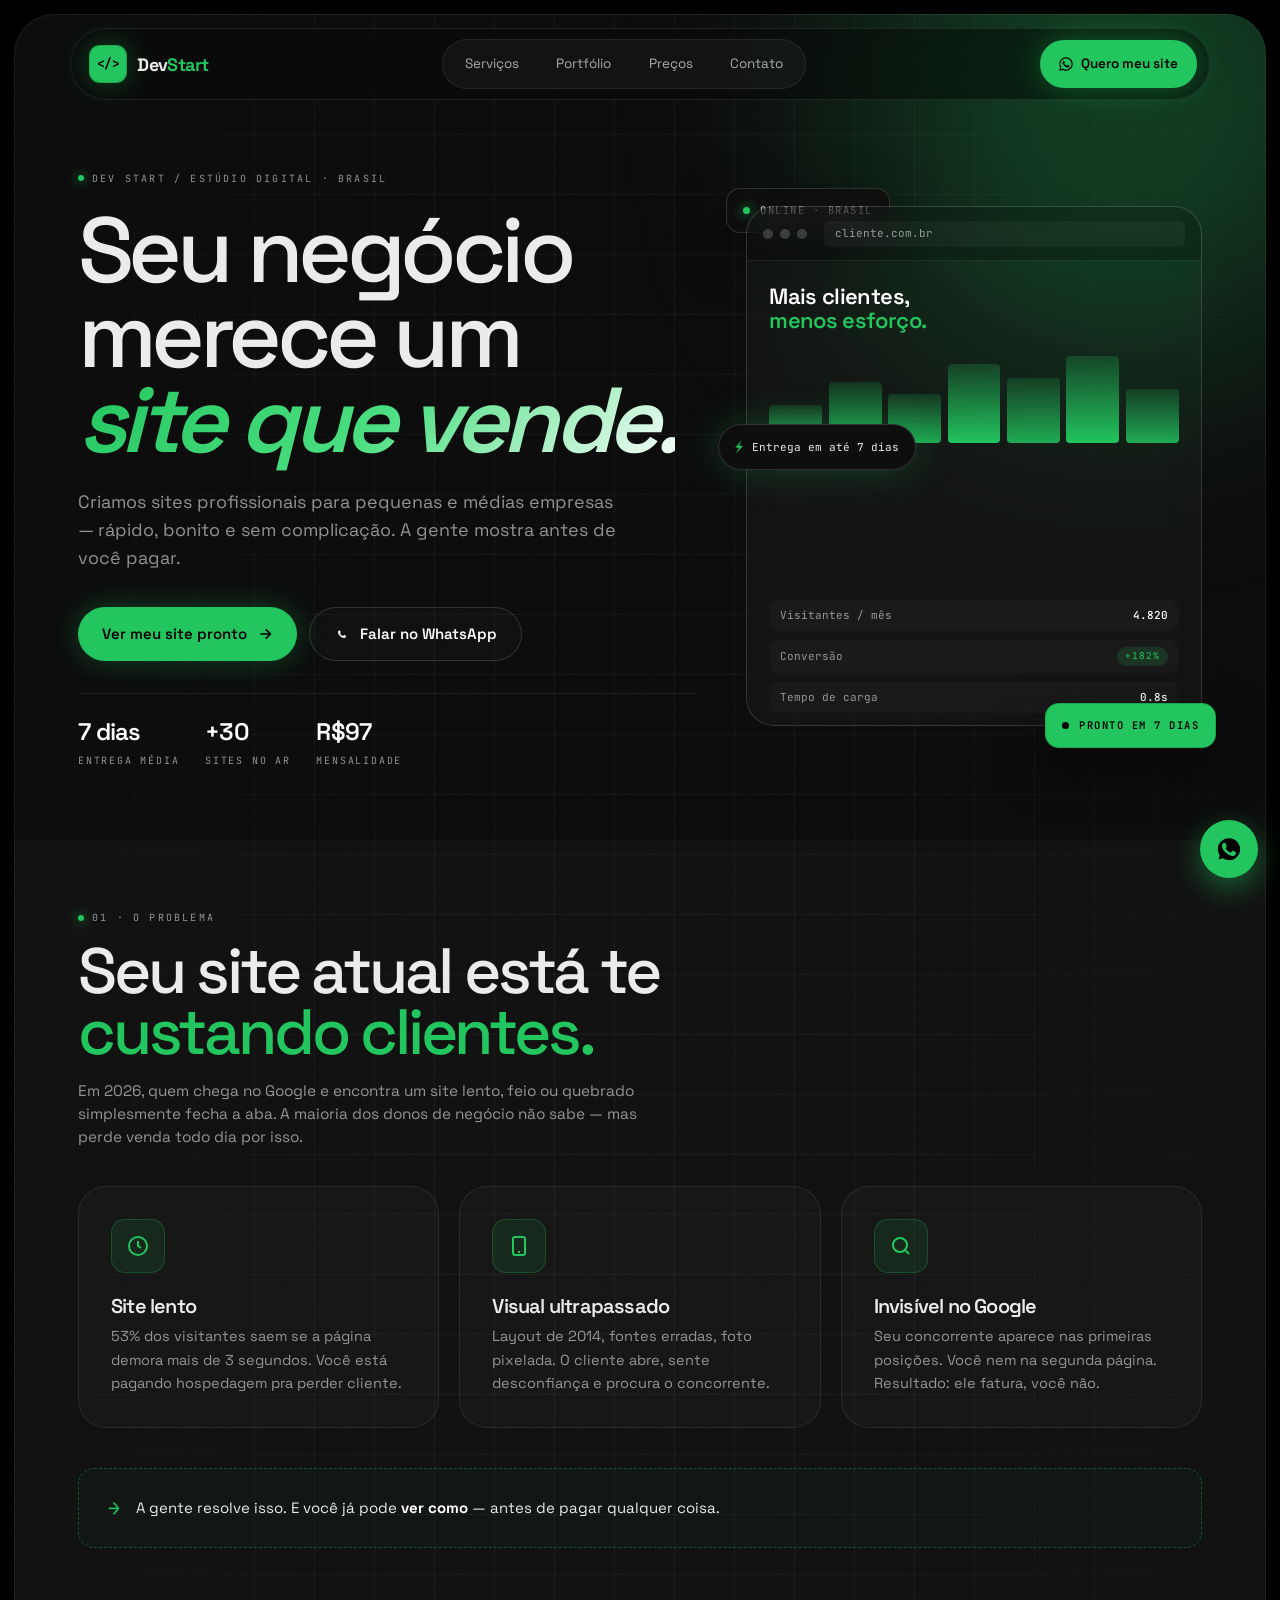
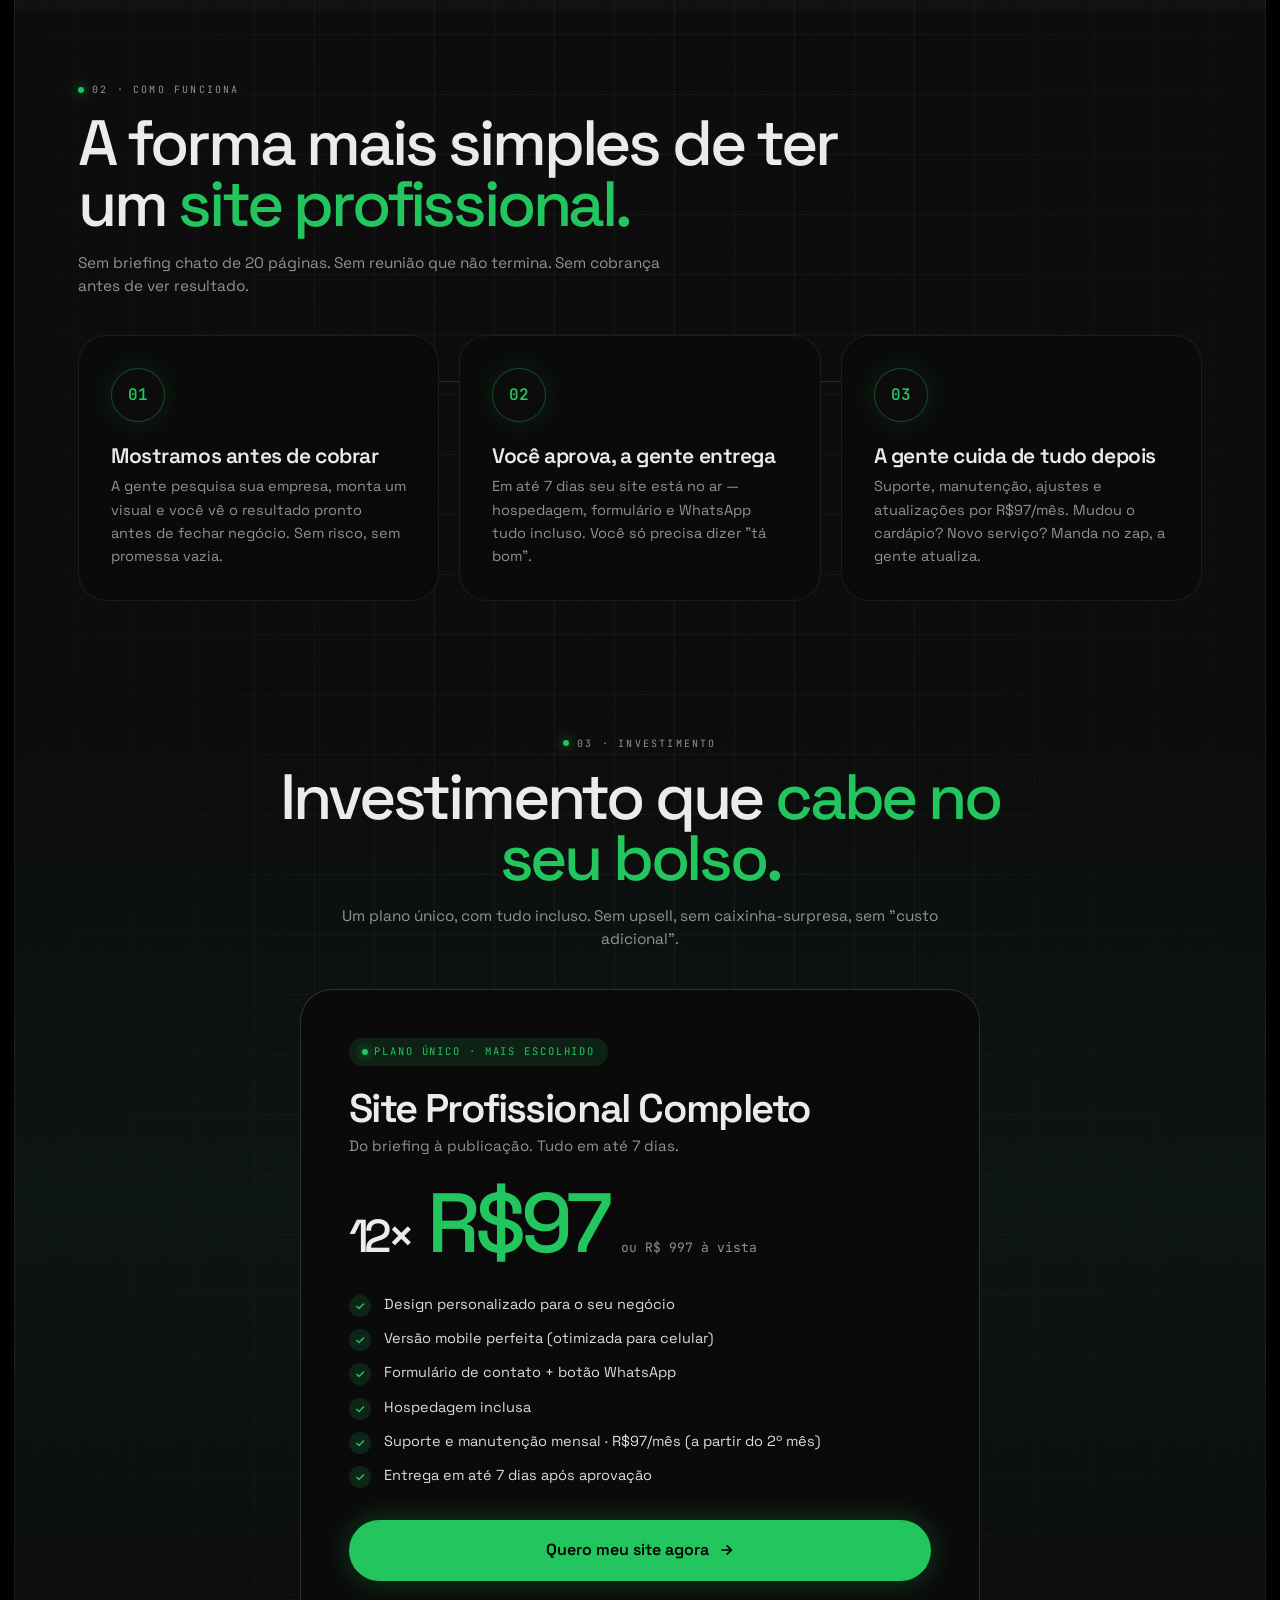
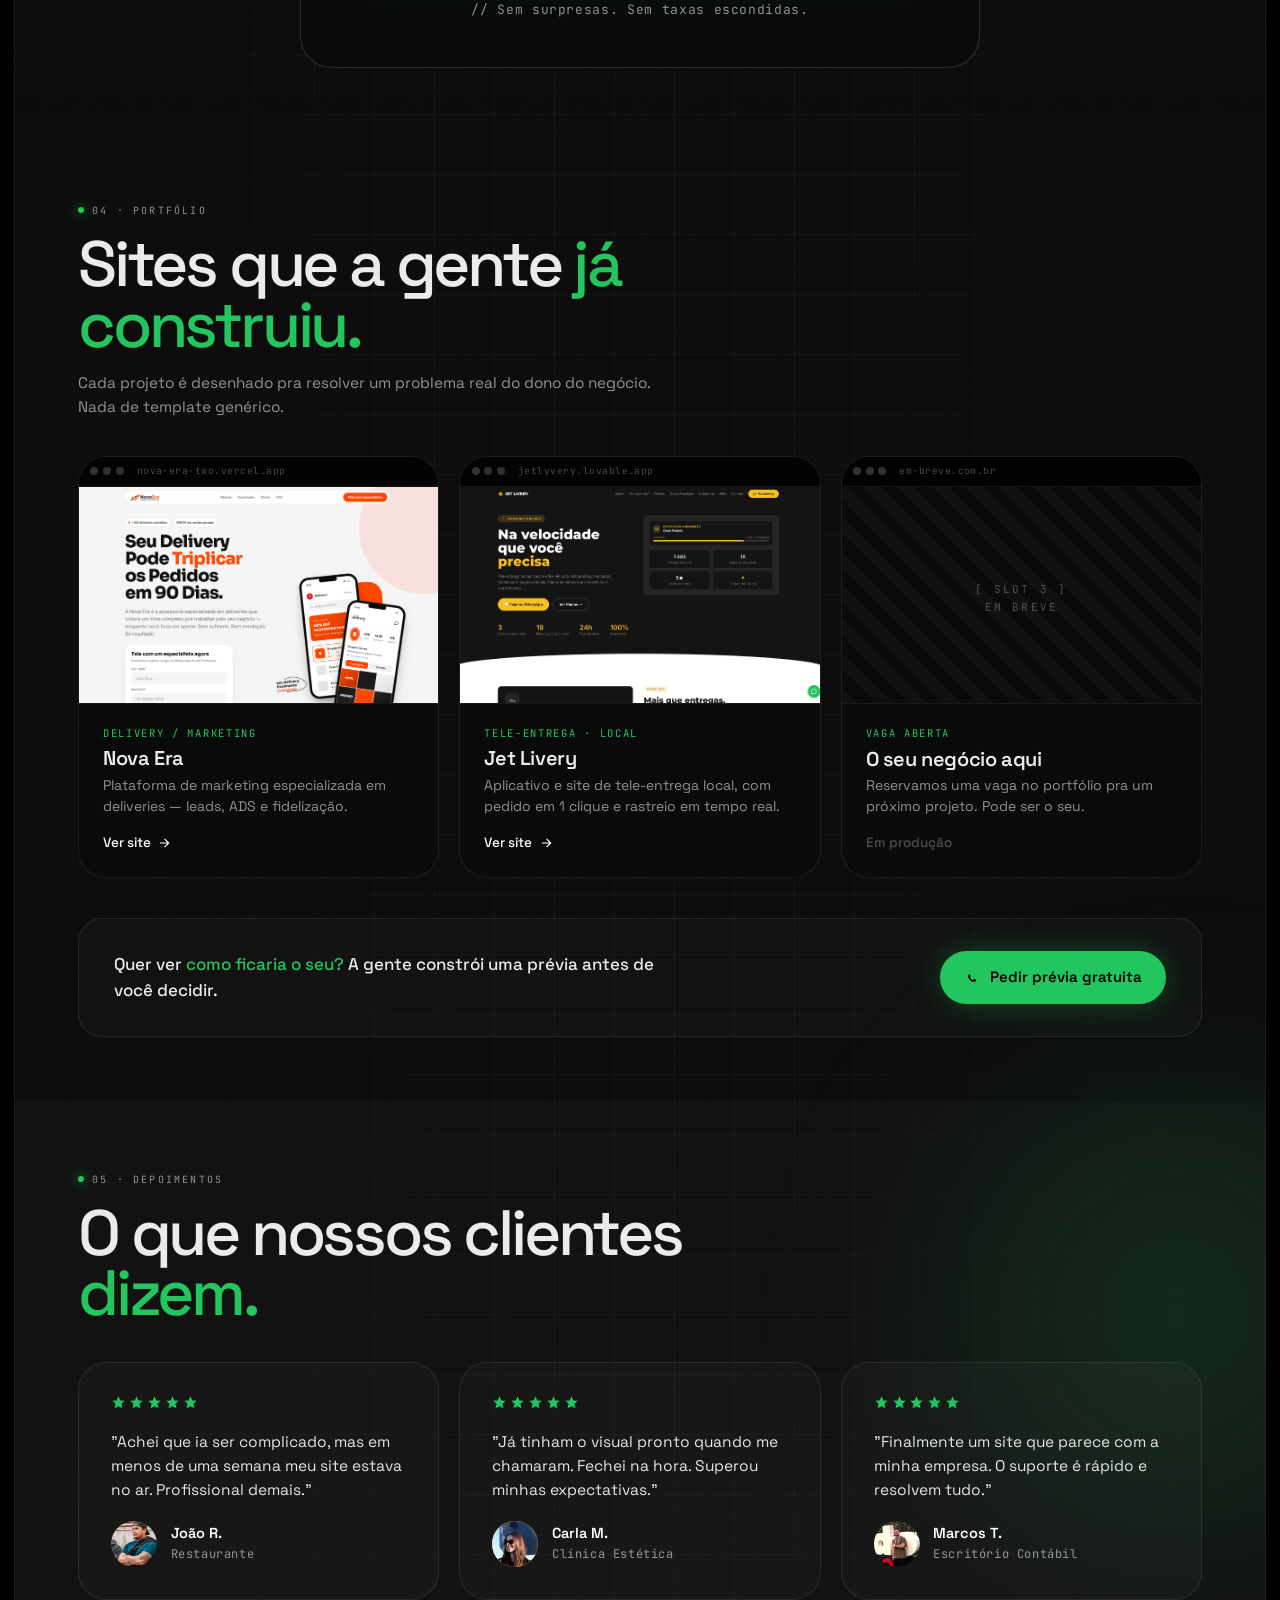
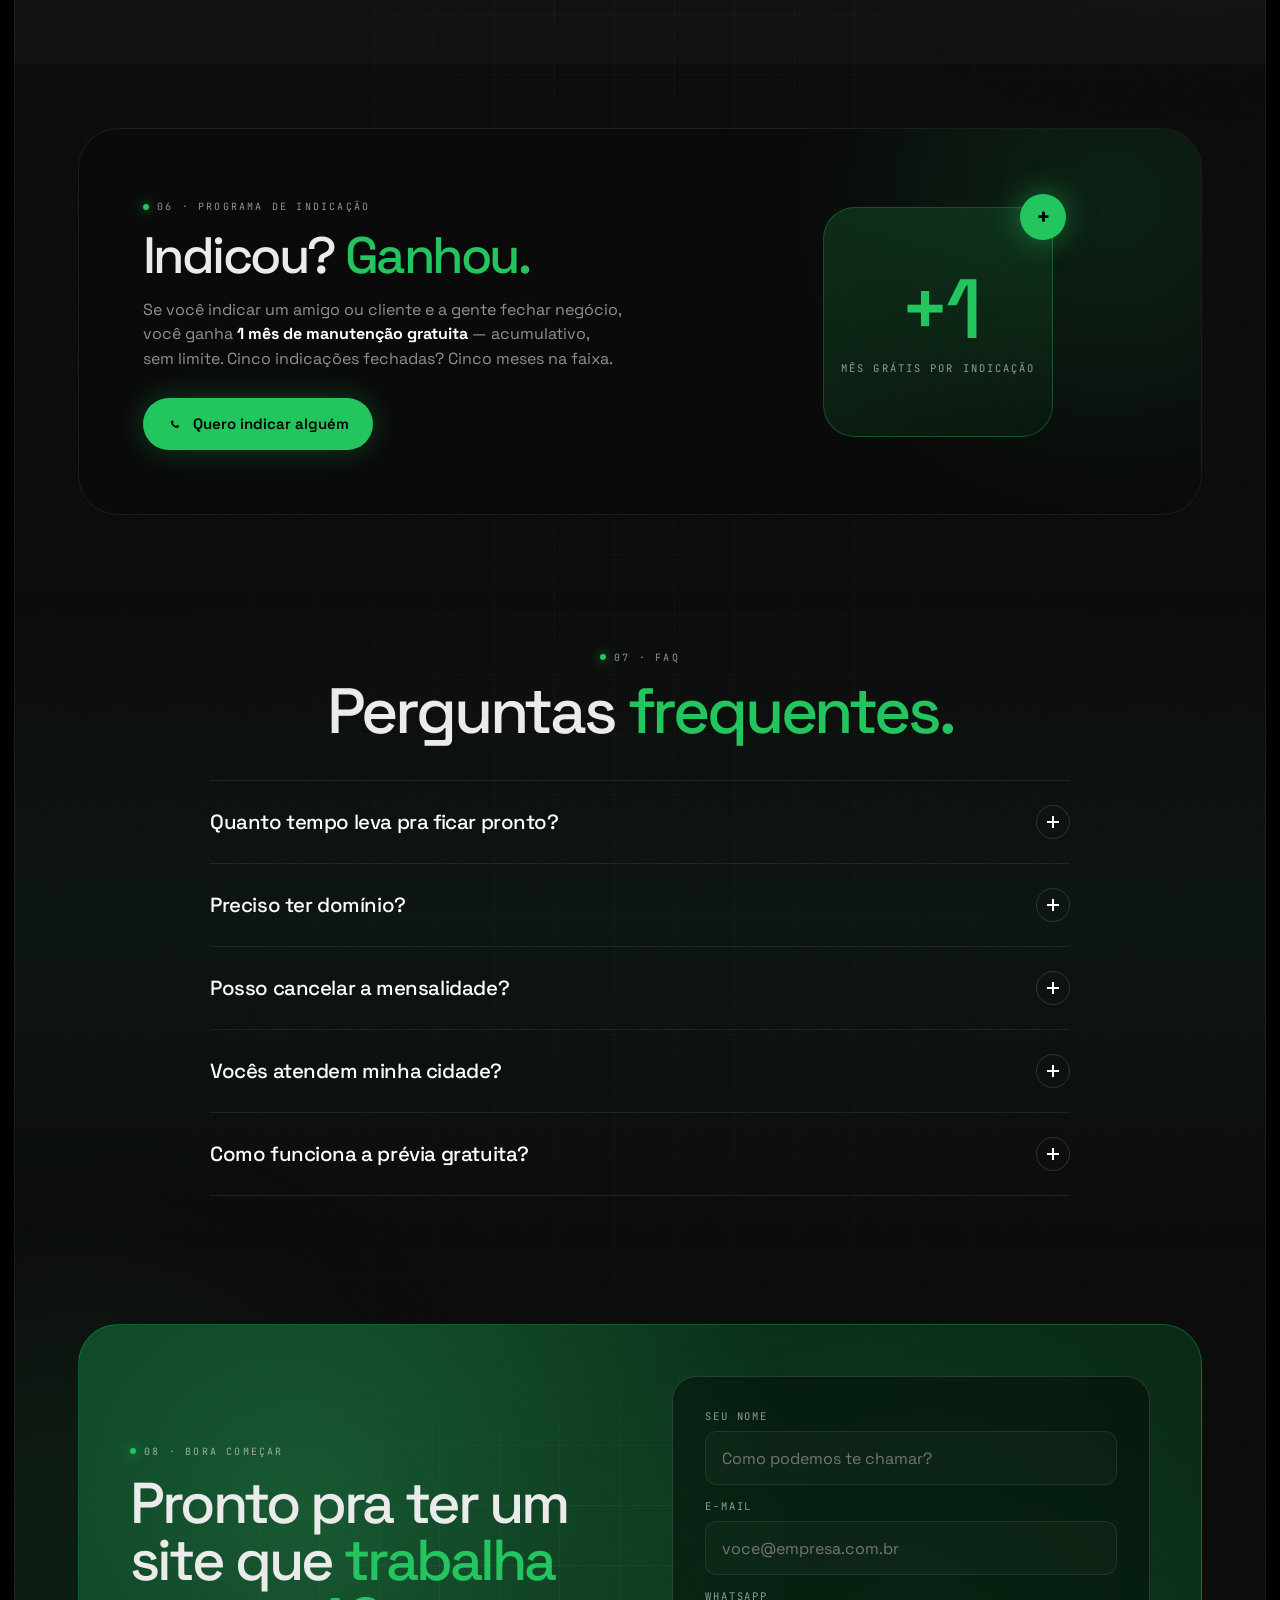
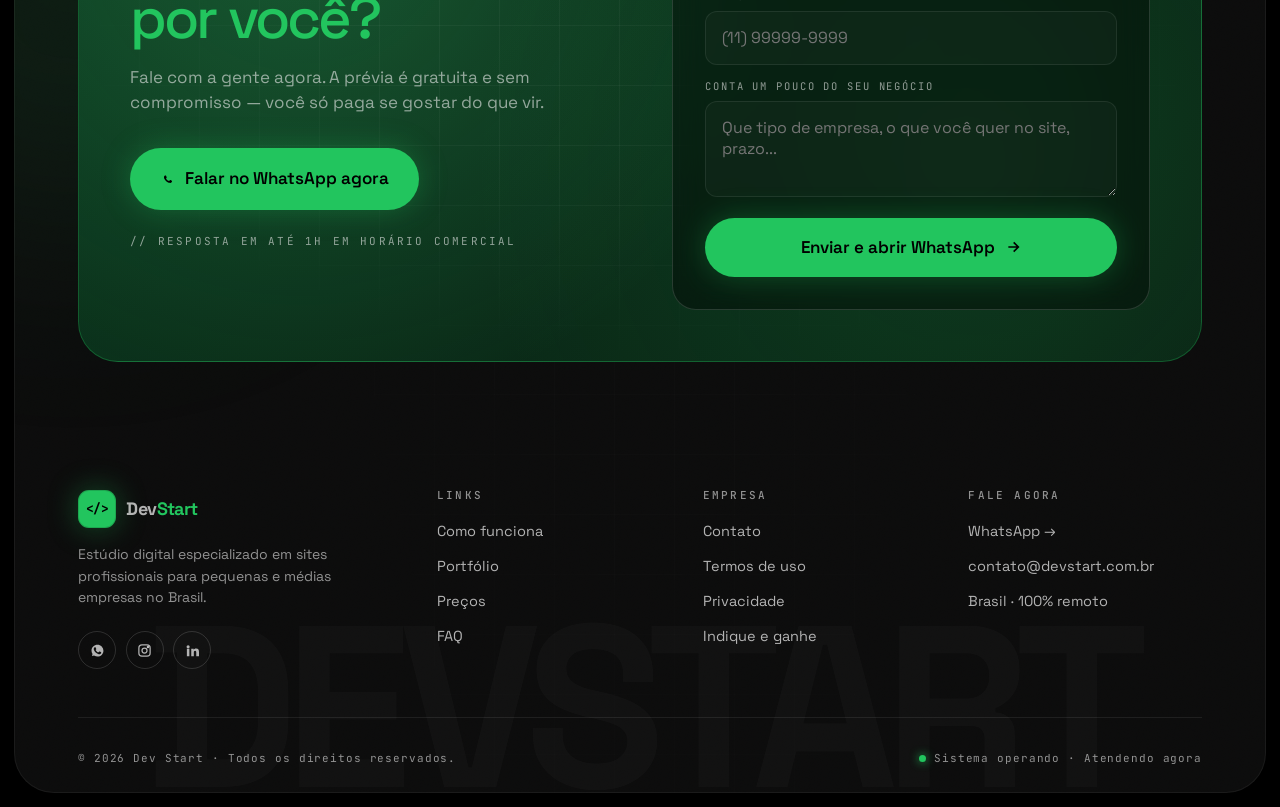
<file: index.html>
<!doctype html>
<html lang="pt-br">
<head>
<meta charset="utf-8">
<meta name="viewport" content="width=device-width,initial-scale=1">
<title>Dev Start — Sites profissionais que vendem</title>
<link rel="icon" type="image/png" href="assets/favicon.png">
<link rel="preconnect" href="https://fonts.googleapis.com">
<link rel="preconnect" href="https://fonts.gstatic.com" crossorigin>
<link rel="stylesheet" href="https://fonts.googleapis.com/css2?family=Space+Grotesk:wght@300;400;500;600;700&family=JetBrains+Mono:wght@400;500;600&display=swap">
<style>
/* ───────────────── reset + base ───────────────── */
*,*::before,*::after{box-sizing:border-box;margin:0;padding:0}
html{scroll-behavior:smooth;-webkit-text-size-adjust:100%}
body{
  font-family:'Space Grotesk',system-ui,sans-serif;
  background:#000;
  color:#ebebeb;
  line-height:1.5;
  overflow-x:hidden;
  -webkit-font-smoothing:antialiased;
  text-rendering:optimizeLegibility;
}
a{color:inherit;text-decoration:none}
button{font-family:inherit;background:none;border:0;color:inherit;cursor:pointer}
input,textarea{font-family:inherit;color:inherit}
img{display:block;max-width:100%}
::selection{background:#22c55e;color:#000}

/* ───────────────── tokens ───────────────── */
:root{
  --bg:#000;
  --shell:#0c0c0c;
  --surface:#0a0a0a;
  --green:#22c55e;
  --green-hi:#4ade80;
  --green-glow:rgba(34,197,94,.28);
  --txt:#ebebeb;
  --txt-2:rgba(235,235,235,.6);
  --txt-3:rgba(235,235,235,.3);
  --line:rgba(255,255,255,.08);
  --line-2:rgba(255,255,255,.14);
  --glass:rgba(255,255,255,.03);
  --mono:'JetBrains Mono',ui-monospace,monospace;
  --display:'Space Grotesk','Space Grotesk Fallback',sans-serif;
}

/* ───────────────── shell ───────────────── */
.viewport{
  min-height:100vh;
  background:#000;
  padding:14px;
  position:relative;
}
.shell{
  max-width:1600px;
  margin:0 auto;
  background:var(--shell);
  border-radius:2.5rem;
  box-shadow:
    0 0 0 1px rgba(255,255,255,.06) inset,
    0 30px 80px rgba(0,0,0,.6);
  position:relative;
  overflow:hidden;
}

/* grid + noise overlays */
.shell::before{
  content:"";
  position:absolute;inset:0;
  background-image:
    linear-gradient(to right,rgba(255,255,255,.045) 1px,transparent 1px),
    linear-gradient(to bottom,rgba(255,255,255,.045) 1px,transparent 1px);
  background-size:60px 60px;
  pointer-events:none;
  mask-image:radial-gradient(ellipse at top,#000 30%,transparent 80%);
  -webkit-mask-image:radial-gradient(ellipse at top,#000 30%,transparent 80%);
  z-index:0;
}
.shell::after{
  content:"";
  position:absolute;inset:0;
  background:url("data:image/svg+xml;utf8,<svg xmlns='http://www.w3.org/2000/svg' width='160' height='160'><filter id='n'><feTurbulence type='fractalNoise' baseFrequency='.9' numOctaves='2' stitchTiles='stitch'/></filter><rect width='100%' height='100%' filter='url(%23n)' opacity='.55'/></svg>");
  opacity:.06;
  mix-blend-mode:overlay;
  pointer-events:none;
  z-index:1;
}

/* glow spheres */
.glow{position:absolute;border-radius:50%;filter:blur(120px);pointer-events:none;z-index:0}
.glow-1{width:520px;height:520px;background:var(--green-glow);top:-180px;right:-120px}
.glow-2{width:480px;height:480px;background:rgba(34,197,94,.10);bottom:8%;left:-180px}
.glow-3{width:380px;height:380px;background:rgba(34,197,94,.16);top:60%;right:-100px}

/* ───────────────── typography ───────────────── */
h1,h2,h3,h4{font-family:var(--display);letter-spacing:-.04em;line-height:1;font-weight:600}
h1{letter-spacing:-.06em}
.mono{font-family:var(--mono);text-transform:uppercase;letter-spacing:.2em;font-size:11px;color:var(--txt-2)}
.eyebrow{display:inline-flex;align-items:center;gap:.5rem;font-family:var(--mono);text-transform:uppercase;letter-spacing:.22em;font-size:10px;color:var(--txt-2)}
.eyebrow::before{content:"";width:6px;height:6px;border-radius:50%;background:var(--green);box-shadow:0 0 12px var(--green)}

/* ───────────────── layout helpers ───────────────── */
.container{max-width:1340px;margin:0 auto;padding-left:clamp(28px,5vw,72px);padding-right:clamp(28px,5vw,72px);position:relative;z-index:2}
section{position:relative;z-index:2}

/* ───────────────── logo ───────────────── */
.logo{display:inline-flex;align-items:center;gap:.65rem;font-family:var(--display);font-weight:700;letter-spacing:-.04em}
.logo-mark{
  width:38px;height:38px;border-radius:11px;
  background:var(--green);
  display:grid;place-items:center;
  color:#000;font-family:var(--mono);font-weight:700;font-size:13px;
  box-shadow:0 0 30px rgba(34,197,94,.35), inset 0 0 0 1px rgba(0,0,0,.15);
}
.logo-text{font-size:18px}
.logo-text .g{color:var(--green)}

/* ───────────────── navbar ───────────────── */
.nav-wrap{
  position:sticky;top:14px;z-index:50;
  padding:0 clamp(28px,5vw,56px);
  margin-top:14px;
}
.nav{
  display:flex;align-items:center;justify-content:space-between;
  padding:10px 12px 10px 18px;
  background:rgba(10,10,10,.55);
  backdrop-filter:blur(18px) saturate(1.4);
  -webkit-backdrop-filter:blur(18px) saturate(1.4);
  border:1px solid var(--line);
  border-radius:9999px;
  transition:background .3s ease, border-color .3s ease, box-shadow .3s ease;
}
.nav.scrolled{
  background:rgba(8,8,8,.78);
  border-color:var(--line-2);
  box-shadow:0 10px 40px rgba(0,0,0,.4);
}
.nav-links{
  display:flex;gap:.35rem;
  background:rgba(255,255,255,.04);
  border:1px solid var(--line);
  padding:6px;border-radius:9999px;
}
.nav-links a{
  padding:.5rem 1rem;
  font-size:13.5px;
  color:rgba(235,235,235,.7);
  border-radius:9999px;
  transition:color .2s, background .2s;
}
.nav-links a:hover{color:#fff;background:rgba(255,255,255,.05)}
.nav-cta{
  display:inline-flex;align-items:center;gap:.5rem;
  background:var(--green);color:#000;
  padding:.75rem 1.2rem;
  min-height:48px;
  border-radius:9999px;
  font-weight:600;font-size:13.5px;
  box-shadow:0 0 30px rgba(34,197,94,.35);
  transition:transform .2s, box-shadow .2s, background .2s;
}
.nav-cta:hover{transform:translateY(-1px) scale(1.02);background:var(--green-hi);box-shadow:0 0 40px rgba(74,222,128,.5)}
.nav-cta svg{width:14px;height:14px}
.menu-btn{display:none;min-width:48px;min-height:48px}

/* ───────────────── buttons ───────────────── */
.btn{
  display:inline-flex;align-items:center;justify-content:center;gap:.6rem;
  padding:.95rem 1.5rem;
  min-height:48px;
  border-radius:9999px;
  font-weight:600;font-size:15px;
  transition:transform .2s ease, box-shadow .2s, background .2s, border-color .2s;
  white-space:nowrap;
}
.btn-primary{
  background:var(--green);color:#000;
  box-shadow:0 0 30px rgba(34,197,94,.3);
}
.btn-primary:hover{transform:translateY(-2px) scale(1.02);background:var(--green-hi);box-shadow:0 0 50px rgba(74,222,128,.55)}
.btn-outline{
  border:1px solid var(--line-2);color:#fff;
  background:rgba(255,255,255,.02);
}
.btn-outline:hover{border-color:var(--green);color:var(--green);background:rgba(34,197,94,.04)}
.btn-lg{padding:1.15rem 1.85rem;font-size:16px}
.btn svg{width:16px;height:16px;flex-shrink:0}

/* ───────────────── HERO ───────────────── */
.hero{padding-top:clamp(40px,5vw,64px);padding-bottom:clamp(48px,6vw,72px)}
.hero-grid{
  display:grid;grid-template-columns:1.15fr .85fr;
  gap:clamp(32px,4vw,72px);
  align-items:center;
}
.hero-eyebrow{margin-bottom:1.4rem}
.hero h1{
  font-size:clamp(44px,7.2vw,108px);
  line-height:.92;
  margin-bottom:1.6rem;
  font-weight:500;
  text-wrap:balance;
  overflow-wrap:break-word;
  word-break:normal;
  hyphens:auto;
}
.hero h1 .italic{
  font-style:italic;
  background:linear-gradient(135deg,var(--green) 0%,var(--green-hi) 50%,#fff 100%);
  -webkit-background-clip:text;background-clip:text;
  -webkit-text-fill-color:transparent;
  font-weight:600;
}
.hero p.lead{
  font-size:clamp(16px,1.4vw,19px);
  color:var(--txt-2);
  max-width:540px;margin-bottom:2.2rem;line-height:1.55;
}
.hero-ctas{display:flex;gap:.8rem;flex-wrap:wrap;margin-bottom:2rem}
.hero-meta{display:flex;gap:1.6rem;flex-wrap:wrap;padding-top:1.2rem;border-top:1px solid var(--line)}
.hero-meta .item{display:flex;flex-direction:column;gap:.2rem}
.hero-meta .num{font-family:var(--display);font-size:24px;font-weight:600;color:#fff;letter-spacing:-.03em}
.hero-meta .lbl{font-family:var(--mono);font-size:10px;text-transform:uppercase;letter-spacing:.18em;color:var(--txt-2)}

/* hero mockup */
.hero-visual{position:relative;height:520px}
.glass{
  background:rgba(255,255,255,.03);
  backdrop-filter:blur(16px) saturate(1.3);
  -webkit-backdrop-filter:blur(16px) saturate(1.3);
  border:1px solid var(--line-2);
  border-radius:1.5rem;
}
.mock-window{
  position:absolute;inset:0;
  border-radius:1.75rem;
  overflow:hidden;
  animation:float 7s ease-in-out infinite;
}
.mock-bar{
  display:flex;align-items:center;gap:.45rem;
  padding:.85rem 1rem;
  border-bottom:1px solid var(--line);
  background:rgba(0,0,0,.25);
}
.mock-bar .dot{width:10px;height:10px;border-radius:50%;background:rgba(255,255,255,.18)}
.mock-bar .url{
  margin-left:.6rem;
  font-family:var(--mono);font-size:11px;color:var(--txt-2);
  padding:.3rem .7rem;background:rgba(255,255,255,.04);border-radius:6px;
  flex:1;
}
.mock-body{padding:1.4rem;display:flex;flex-direction:column;gap:1rem;height:calc(100% - 44px)}
.mock-h{
  font-family:var(--display);font-size:22px;font-weight:600;letter-spacing:-.03em;line-height:1.1;
  color:#fff;
}
.mock-h em{color:var(--green);font-style:normal}
.mock-bars{display:flex;gap:.4rem;align-items:flex-end;height:90px;margin-top:.3rem}
.mock-bars span{flex:1;background:linear-gradient(to top,var(--green),rgba(34,197,94,.2));border-radius:4px;opacity:.85}
.mock-bars span:nth-child(1){height:42%}
.mock-bars span:nth-child(2){height:68%}
.mock-bars span:nth-child(3){height:54%}
.mock-bars span:nth-child(4){height:88%;opacity:1}
.mock-bars span:nth-child(5){height:72%}
.mock-bars span:nth-child(6){height:96%;opacity:1}
.mock-bars span:nth-child(7){height:60%}
.mock-rows{display:flex;flex-direction:column;gap:.55rem;margin-top:auto}
.mock-row{display:flex;justify-content:space-between;align-items:center;font-family:var(--mono);font-size:11px;color:var(--txt-2);padding:.45rem .65rem;background:rgba(255,255,255,.025);border-radius:8px}
.mock-row b{color:#fff;font-weight:500}
.mock-row .pill{padding:.15rem .5rem;background:rgba(34,197,94,.15);color:var(--green);border-radius:999px;font-size:9.5px;letter-spacing:.1em}

/* floating card on mock */
.float-card{
  position:absolute;
  padding:.85rem 1rem;
  display:flex;align-items:center;gap:.65rem;
  background:rgba(15,15,15,.85);
  backdrop-filter:blur(20px);
  border:1px solid var(--line-2);
  border-radius:14px;
  font-family:var(--mono);font-size:10.5px;
  letter-spacing:.14em;text-transform:uppercase;
  box-shadow:0 20px 50px rgba(0,0,0,.5);
}
.float-card .dot{width:7px;height:7px;border-radius:50%;background:var(--green);box-shadow:0 0 12px var(--green);animation:pulse 1.8s ease-in-out infinite}
.float-card.tl{top:-18px;left:-20px;animation:float 6s ease-in-out infinite}
.float-card.br{
  bottom:-22px;right:-14px;
  background:var(--green);color:#000;
  border-color:rgba(0,0,0,.15);
  animation:float 7s ease-in-out infinite .8s;
  font-weight:600;
}
.float-card.br .dot{background:#000;box-shadow:none}

/* badge "entrega" */
.delivery-badge{
  position:absolute;
  top:42%;left:-28px;
  display:flex;align-items:center;gap:.55rem;
  padding:.7rem 1rem;
  background:#0e0e0e;
  border:1px solid var(--line-2);
  border-radius:9999px;
  font-family:var(--mono);font-size:11px;
  box-shadow:0 0 40px rgba(34,197,94,.25);
  animation:float 5.5s ease-in-out infinite 1.2s;
  z-index:5;
}
.delivery-badge .bolt{color:var(--green);font-size:14px}

/* ───────────────── sections common ───────────────── */
.section{padding-top:clamp(52px,5vw,72px);padding-bottom:clamp(52px,5vw,72px)}
.section-tint,.section-tint-2{position:relative}
.section-tint::before,.section-tint-2::before{
  content:"";position:absolute;
  top:0;bottom:0;left:50%;transform:translateX(-50%);
  width:100%;max-width:1600px;
  z-index:-1;pointer-events:none;
}
.section-tint::before{
  background:rgba(255,255,255,.022);
}
.section-tint-2::before{
  background:linear-gradient(180deg,transparent 0%,rgba(34,197,94,.05) 50%,transparent 100%);
}
.section-head{margin-bottom:clamp(28px,3vw,48px);max-width:780px}
.section-head .eyebrow{margin-bottom:1rem}
.section-head h2{
  font-size:clamp(36px,5vw,68px);
  letter-spacing:-.05em;
  line-height:.95;
  font-weight:500;
}
.section-head h2 em{color:var(--green);font-style:normal}
.section-head p{
  margin-top:1rem;color:var(--txt-2);
  font-size:clamp(15px,1.2vw,18px);max-width:600px;
}

/* ───────────────── PROBLEMA ───────────────── */
.problem-cards{
  display:grid;grid-template-columns:repeat(3,1fr);gap:1.25rem;
}
.problem-card{
  padding:2rem;
  background:rgba(255,255,255,.025);
  border:1px solid var(--line);
  border-radius:1.75rem;
  transition:border-color .3s, transform .3s, background .3s;
  position:relative;overflow:hidden;
}
.problem-card:hover{border-color:rgba(34,197,94,.4);transform:translateY(-4px);background:rgba(34,197,94,.04)}
.problem-icon{
  width:54px;height:54px;border-radius:14px;
  background:rgba(34,197,94,.1);
  border:1px solid rgba(34,197,94,.25);
  display:grid;place-items:center;
  margin-bottom:1.4rem;
  color:var(--green);
}
.problem-icon svg{width:24px;height:24px}
.problem-card h3{font-size:20px;margin-bottom:.6rem;font-weight:600}
.problem-card p{color:var(--txt-2);font-size:14.5px;line-height:1.6}
.problem-transition{
  margin-top:2.5rem;
  padding:1.5rem 1.8rem;
  border:1px dashed rgba(34,197,94,.35);
  border-radius:1rem;
  display:flex;align-items:center;gap:1rem;
  font-size:15px;
  background:rgba(34,197,94,.03);
}
.problem-transition::before{
  content:"→";
  font-family:var(--mono);
  color:var(--green);font-size:20px;font-weight:600;
}

/* ───────────────── COMO FUNCIONA ───────────────── */
.steps{
  display:grid;grid-template-columns:repeat(3,1fr);gap:1.25rem;
  position:relative;
}
.steps::before{
  content:"";
  position:absolute;
  top:46px;left:6%;right:6%;
  height:1px;
  background:linear-gradient(to right,transparent,rgba(34,197,94,.25) 20%,rgba(34,197,94,.25) 80%,transparent);
  z-index:0;
}
.step{
  padding:2rem;
  background:#0a0a0a;
  border:1px solid var(--line);
  border-radius:1.75rem;
  position:relative;z-index:1;
  transition:border-color .3s, transform .3s;
}
.step:hover{border-color:rgba(34,197,94,.4);transform:translateY(-4px)}
.step-num{
  width:54px;height:54px;border-radius:50%;
  background:#0c0c0c;
  border:1px solid rgba(34,197,94,.35);
  display:grid;place-items:center;
  font-family:var(--mono);font-weight:600;color:var(--green);
  margin-bottom:1.4rem;
  box-shadow:0 0 30px rgba(34,197,94,.15);
}
.step h3{font-size:21px;margin-bottom:.6rem;font-weight:600;letter-spacing:-.02em}
.step p{color:var(--txt-2);font-size:14.5px;line-height:1.6}

/* ───────────────── PREÇOS ───────────────── */
.price-wrap{display:flex;justify-content:center;position:relative}
.price-card{
  width:100%;max-width:680px;
  padding:clamp(28px,4vw,48px);
  background:#0a0a0a;
  border:1px solid var(--line-2);
  border-radius:2rem;
  position:relative;overflow:hidden;
}
.price-card::before{
  content:"";position:absolute;inset:-1px;
  border-radius:2rem;
  padding:1px;
  background:linear-gradient(135deg,rgba(34,197,94,.5),transparent 40%,transparent 60%,rgba(34,197,94,.3));
  -webkit-mask:linear-gradient(#000 0 0) content-box,linear-gradient(#000 0 0);
  -webkit-mask-composite:xor;mask-composite:exclude;
  pointer-events:none;
}
.price-tag{
  display:inline-flex;align-items:center;gap:.4rem;
  background:rgba(34,197,94,.12);
  color:var(--green);
  padding:.4rem .8rem;
  border-radius:9999px;
  font-family:var(--mono);font-size:10.5px;
  letter-spacing:.18em;text-transform:uppercase;
  margin-bottom:1.4rem;
}
.price-name{font-size:clamp(28px,3.2vw,40px);letter-spacing:-.04em;margin-bottom:.4rem;font-weight:600}
.price-sub{color:var(--txt-2);font-size:15px;margin-bottom:1.8rem}
.price-amt{display:flex;align-items:baseline;gap:.8rem;flex-wrap:wrap;margin-bottom:2rem}
.price-amt .big{font-family:var(--display);font-weight:500;font-size:clamp(56px,7vw,84px);letter-spacing:-.06em;line-height:.9}
.price-amt .big .c{color:var(--green)}
.price-amt .or{color:var(--txt-2);font-family:var(--mono);font-size:13px}
.price-list{display:grid;gap:.7rem;margin-bottom:2rem}
.price-list li{display:flex;gap:.8rem;align-items:flex-start;font-size:14.5px;color:#dcdcdc}
.price-list .ck{
  flex-shrink:0;width:22px;height:22px;border-radius:50%;
  background:rgba(34,197,94,.15);
  display:grid;place-items:center;color:var(--green);
  margin-top:1px;
}
.price-list .ck svg{width:12px;height:12px}
.price-foot{margin-top:1.2rem;color:var(--txt-2);font-size:13px;text-align:center;font-family:var(--mono);letter-spacing:.05em}

/* ───────────────── PORTFOLIO ───────────────── */
.portfolio-grid{display:grid;grid-template-columns:repeat(3,1fr);gap:1.25rem}
.proj{
  border-radius:1.75rem;
  border:1px solid var(--line);
  background:#0a0a0a;
  overflow:hidden;
  transition:border-color .3s, transform .3s;
  display:flex;flex-direction:column;
}
.proj:hover{border-color:rgba(34,197,94,.5);transform:translateY(-4px)}
.proj-thumb{
  aspect-ratio:16/11;
  position:relative;overflow:hidden;
  border-bottom:1px solid var(--line);
  background:#070707;
}
.proj-thumb img.shot{
  position:absolute;top:30px;left:0;width:100%;height:calc(100% - 30px);
  object-fit:cover;object-position:top center;
  transition:transform .6s cubic-bezier(.2,.7,.2,1);
}
.proj:hover .proj-thumb img.shot{transform:scale(1.03)}
.proj-thumb .browser-bar{
  position:absolute;top:0;left:0;right:0;
  height:30px;background:rgba(0,0,0,.6);
  border-bottom:1px solid var(--line);
  display:flex;align-items:center;gap:.3rem;padding:0 .7rem;z-index:2;
}
.proj-thumb .browser-bar i{width:8px;height:8px;border-radius:50%;background:rgba(255,255,255,.18)}
.proj-thumb .browser-bar span{margin-left:.5rem;font-family:var(--mono);font-size:9.5px;color:var(--txt-3);letter-spacing:.05em}
.proj-thumb .preview{
  position:absolute;inset:30px 0 0 0;
  padding:1rem 1rem .5rem;
  display:flex;flex-direction:column;gap:.55rem;
  font-family:var(--display);
}
/* ──── nova era preview · white/orange ──── */
.preview.nova{
  background:radial-gradient(circle at 80% 20%,rgba(249,115,22,.22),transparent 55%),#f6f5f1;
  color:#0a0a0a;
}
.preview.nova .ttl{font-size:18px;font-weight:600;letter-spacing:-.03em;color:#0a0a0a}
.preview.nova .ttl em{color:#f97316;font-style:normal}
.preview.nova .row{display:flex;gap:.4rem;margin-top:.3rem}
.preview.nova .row span{height:6px;flex:1;background:rgba(0,0,0,.08);border-radius:3px}
.preview.nova .row span:first-child{background:#f97316}
.preview.nova .cards{display:grid;grid-template-columns:1fr 1fr;gap:.4rem;margin-top:auto}
.preview.nova .cards div{aspect-ratio:1.6;background:#fff;border:1px solid rgba(0,0,0,.08);border-radius:8px;display:grid;place-items:center;font-family:var(--mono);font-size:9px;color:#52525b;font-weight:600;letter-spacing:.1em}
.preview.nova .cards div:first-child{background:#f97316;color:#fff;border-color:#f97316}
/* ──── jet livery preview · black/yellow ──── */
.preview.jet{background:#050505;color:#fff}
.preview.jet .ttl{font-size:17px;font-weight:600;color:#fff}
.preview.jet .ttl em{color:#fcd34d;font-style:normal}
.preview.jet .map{
  flex:1;border-radius:10px;
  background:
    radial-gradient(circle at 70% 40%,rgba(252,211,77,.3),transparent 28%),
    radial-gradient(circle at 28% 62%,rgba(252,211,77,.18),transparent 28%),
    #0d0d0d;
  position:relative;border:1px solid rgba(252,211,77,.18);
  overflow:hidden;
}
.preview.jet .map::before,.preview.jet .map::after{
  content:"";position:absolute;border-radius:50%;
}
.preview.jet .map::before{width:10px;height:10px;background:#fcd34d;top:38%;left:68%;box-shadow:0 0 12px #fcd34d}
.preview.jet .map::after{width:8px;height:8px;background:#fcd34d;top:60%;left:28%;box-shadow:0 0 10px #fcd34d;opacity:.5}
/* ──── slot 3 (em breve) ──── */
.preview.soon{
  background:
    repeating-linear-gradient(45deg,rgba(255,255,255,.025) 0 12px,transparent 12px 24px),
    #0a0a0a;
  display:grid;place-items:center;
  font-family:var(--mono);font-size:11px;color:var(--txt-3);
  text-transform:uppercase;letter-spacing:.2em;
  text-align:center;line-height:1.6;
}
.proj-meta{padding:1.4rem 1.5rem 1.5rem;display:flex;flex-direction:column;gap:.4rem;flex:1}
.proj-meta .tag{font-family:var(--mono);font-size:10.5px;color:var(--green);letter-spacing:.16em;text-transform:uppercase}
.proj-meta h3{font-size:20px;font-weight:600;letter-spacing:-.02em}
.proj-meta p{color:var(--txt-2);font-size:14px;flex:1}
.proj-link{
  margin-top:.6rem;
  display:inline-flex;align-items:center;gap:.4rem;
  color:#fff;font-size:13.5px;font-weight:500;
  transition:gap .25s, color .2s;
}
.proj-link:hover{color:var(--green);gap:.7rem}
.proj-link svg{width:14px;height:14px;flex-shrink:0}
.proj-link.disabled{color:var(--txt-3);pointer-events:none}
.portfolio-cta{
  margin-top:2.5rem;
  padding:2rem 2.2rem;
  border-radius:1.5rem;
  background:rgba(255,255,255,.025);
  border:1px solid var(--line);
  display:flex;align-items:center;justify-content:space-between;gap:1.5rem;flex-wrap:wrap;
}
.portfolio-cta p{font-size:17px;max-width:560px;font-weight:500}
.portfolio-cta p em{color:var(--green);font-style:normal}

/* ───────────────── DEPOIMENTOS ───────────────── */
.testimonials{display:grid;grid-template-columns:repeat(3,1fr);gap:1.25rem}
.testi{
  padding:2rem;
  background:rgba(255,255,255,.025);
  border:1px solid var(--line);
  border-radius:1.75rem;
  display:flex;flex-direction:column;gap:1.2rem;
  transition:border-color .3s, transform .3s;
}
.testi:hover{border-color:rgba(34,197,94,.3);transform:translateY(-4px)}
.stars{display:flex;gap:.18rem;color:var(--green)}
.stars svg{width:15px;height:15px}
.testi blockquote{font-size:15.5px;line-height:1.55;color:#e5e5e5}
.testi .who{display:flex;align-items:center;gap:.85rem;margin-top:auto}
.avatar{
  width:46px;height:46px;border-radius:50%;
  display:grid;place-items:center;
  font-family:var(--display);font-weight:600;font-size:17px;
  color:#000;
  flex-shrink:0;
  object-fit:cover;
}
.avatar.a1{background:linear-gradient(135deg,var(--green),#15803d)}
.avatar.a2{background:linear-gradient(135deg,#fcd34d,#f59e0b);color:#1a1500}
.avatar.a3{background:linear-gradient(135deg,#60a5fa,#2563eb);color:#001033}
.testi .name{font-size:14.5px;font-weight:600;color:#fff;line-height:1.2}
.testi .role{font-size:12px;color:var(--txt-2);margin-top:2px;font-family:var(--mono);letter-spacing:.05em}

/* ───────────────── INDICAÇÃO ───────────────── */
.referral{
  padding:clamp(36px,5vw,64px);
  border-radius:2.5rem;
  background:#0a0a0a;
  border:1px solid var(--line);
  position:relative;overflow:hidden;
  display:grid;grid-template-columns:1.4fr 1fr;gap:2.5rem;align-items:center;
}
.referral::before{
  content:"";position:absolute;
  width:340px;height:340px;border-radius:50%;
  background:rgba(34,197,94,.18);filter:blur(120px);
  top:-100px;right:-80px;
}
.referral-content{position:relative;z-index:2}
.referral h2{font-size:clamp(32px,4vw,52px);letter-spacing:-.05em;margin-bottom:1rem;line-height:1;font-weight:500}
.referral h2 em{color:var(--green);font-style:normal}
.referral p{color:var(--txt-2);font-size:16px;max-width:480px;margin-bottom:1.6rem;line-height:1.55}
.referral-vis{position:relative;z-index:2;display:flex;justify-content:center}
.gift-tile{
  width:230px;height:230px;
  border-radius:2rem;
  background:linear-gradient(135deg,rgba(34,197,94,.18),rgba(34,197,94,.04));
  border:1px solid rgba(34,197,94,.3);
  display:grid;place-items:center;
  text-align:center;
  position:relative;
  animation:float 6s ease-in-out infinite;
}
.gift-tile .big-num{font-family:var(--display);font-size:84px;font-weight:500;letter-spacing:-.06em;color:#fff;line-height:1}
.gift-tile .big-num span{color:var(--green)}
.gift-tile .lbl{font-family:var(--mono);font-size:10.5px;letter-spacing:.2em;text-transform:uppercase;color:var(--txt-2);margin-top:.6rem}
.gift-tile::after{
  content:"+";
  position:absolute;top:-14px;right:-14px;
  width:46px;height:46px;border-radius:50%;
  background:var(--green);color:#000;font-weight:700;font-size:24px;
  display:grid;place-items:center;
  box-shadow:0 0 30px rgba(34,197,94,.5);
}

/* ───────────────── FAQ ───────────────── */
.faq-wrap{max-width:860px;margin:0 auto}
.faq{
  border-top:1px solid var(--line);
}
.faq-item{
  border-bottom:1px solid var(--line);
}
.faq-q{
  width:100%;
  display:flex;align-items:center;justify-content:space-between;gap:1.5rem;
  padding:1.5rem 0;
  text-align:left;
  font-size:clamp(17px,1.6vw,21px);font-weight:500;color:#fff;letter-spacing:-.02em;
  transition:color .2s;
}
.faq-q:hover{color:var(--green)}
.faq-q .ic{
  flex-shrink:0;width:34px;height:34px;border-radius:50%;
  border:1px solid var(--line-2);
  display:grid;place-items:center;
  transition:background .25s, border-color .25s, transform .35s ease;
  position:relative;
}
.faq-q .ic::before,.faq-q .ic::after{
  content:"";position:absolute;background:#fff;
  transition:transform .25s ease, background .2s;
}
.faq-q .ic::before{width:12px;height:1.5px}
.faq-q .ic::after{width:1.5px;height:12px}
.faq-item.open .faq-q .ic{background:var(--green);border-color:var(--green);transform:rotate(90deg)}
.faq-item.open .faq-q .ic::before,.faq-item.open .faq-q .ic::after{background:#000}
.faq-item.open .faq-q .ic::after{transform:scaleY(0)}
.faq-a{
  max-height:0;overflow:hidden;
  transition:max-height .4s ease, padding .3s ease;
}
.faq-a-inner{padding:0 0 1.5rem;color:var(--txt-2);font-size:15.5px;line-height:1.65;max-width:720px}
.faq-item.open .faq-a{max-height:300px}

/* ───────────────── CTA FINAL ───────────────── */
.cta-final{
  padding:clamp(28px,4vw,80px);
  border-radius:2.5rem;
  background:
    radial-gradient(circle at 20% 30%,rgba(74,222,128,.22),transparent 50%),
    radial-gradient(circle at 80% 70%,rgba(34,197,94,.15),transparent 50%),
    linear-gradient(135deg,#0a3a1f 0%,#0a1f12 100%);
  border:1px solid rgba(34,197,94,.3);
  position:relative;overflow:hidden;
}
.cta-final::before{
  content:"";position:absolute;inset:0;
  background-image:
    linear-gradient(to right,rgba(255,255,255,.04) 1px,transparent 1px),
    linear-gradient(to bottom,rgba(255,255,255,.04) 1px,transparent 1px);
  background-size:60px 60px;
  mask-image:radial-gradient(ellipse at center,#000 30%,transparent 75%);
  -webkit-mask-image:radial-gradient(ellipse at center,#000 30%,transparent 75%);
  pointer-events:none;
}
.cta-grid{display:grid;grid-template-columns:1fr 1fr;gap:clamp(32px,5vw,72px);align-items:center;position:relative;z-index:2;min-width:0}
.cta-final h2{font-size:clamp(26px,4.5vw,62px);letter-spacing:-.05em;line-height:1;margin-bottom:1.1rem;font-weight:500;overflow-wrap:break-word;word-break:normal}
.cta-final h2 em{color:var(--green);font-style:normal}
.cta-final p.lead{color:var(--txt-2);font-size:17px;margin-bottom:2rem;max-width:480px}
.cta-final .btn-lg{font-size:17px}

.form{
  padding:clamp(1.25rem,3vw,2rem);
  background:rgba(0,0,0,.4);
  backdrop-filter:blur(16px);
  border:1px solid var(--line-2);
  border-radius:1.5rem;
  display:flex;flex-direction:column;gap:.9rem;
  min-width:0;
}
.field{display:flex;flex-direction:column;gap:.4rem}
.field label{font-family:var(--mono);font-size:10.5px;text-transform:uppercase;letter-spacing:.18em;color:var(--txt-2)}
.field input,.field textarea{
  width:100%;
  background:rgba(255,255,255,.025);
  border:1px solid var(--line);
  padding:.95rem 1rem;
  border-radius:12px;
  font-size:16px;
  min-height:48px;
  color:#fff;
  transition:border-color .2s, background .2s;
}
.field input:focus,.field textarea:focus{outline:none;border-color:var(--green);background:rgba(34,197,94,.04)}
.field textarea{resize:vertical;min-height:96px;font-family:inherit}
.field.error input,.field.error textarea{border-color:#ef4444;background:rgba(239,68,68,.05)}
.field .err{font-family:var(--mono);font-size:10.5px;color:#ef4444;letter-spacing:.05em;display:none}
.field.error .err{display:block}
.form button{margin-top:.4rem}

/* ───────────────── FOOTER ───────────────── */
.footer{
  padding-top:clamp(48px,5vw,64px);
  padding-bottom:clamp(20px,2vw,32px);
  position:relative;overflow:hidden;
}
.footer::before{
  content:"DEVSTART";
  position:absolute;
  bottom:-30px;left:50%;transform:translateX(-50%);
  font-family:var(--display);font-weight:700;letter-spacing:-.06em;
  font-size:clamp(120px,18vw,260px);
  color:#fff;opacity:.025;
  white-space:nowrap;pointer-events:none;line-height:1;
}
.footer-grid{display:grid;grid-template-columns:1.4fr 1fr 1fr 1fr;gap:2rem;margin-bottom:3rem;position:relative;z-index:2}
.footer-col h4{font-family:var(--mono);font-size:11px;text-transform:uppercase;letter-spacing:.2em;color:var(--txt-2);margin-bottom:1.1rem;font-weight:500}
.footer-col ul{list-style:none;display:flex;flex-direction:column;gap:.7rem}
.footer-col a{color:rgba(235,235,235,.75);font-size:14.5px;transition:color .2s}
.footer-col a:hover{color:var(--green)}
.footer-brand p{color:var(--txt-2);font-size:14px;margin:1rem 0 1.4rem;max-width:300px;line-height:1.55}
.socials{display:flex;gap:.6rem}
.socials a{
  width:38px;height:38px;border-radius:50%;
  border:1px solid var(--line-2);
  display:grid;place-items:center;
  transition:border-color .2s, color .2s, background .2s;
}
.socials a:hover{border-color:var(--green);color:var(--green);background:rgba(34,197,94,.05)}
.socials svg{width:15px;height:15px}
.footer-bot{
  position:relative;z-index:2;
  padding-top:2rem;
  border-top:1px solid var(--line);
  display:flex;justify-content:space-between;flex-wrap:wrap;gap:1rem;
  font-family:var(--mono);font-size:11px;color:var(--txt-2);
  letter-spacing:.08em;
}
.footer-bot .status{display:inline-flex;align-items:center;gap:.5rem}
.footer-bot .status::before{content:"";width:7px;height:7px;border-radius:50%;background:var(--green);box-shadow:0 0 10px var(--green);animation:pulse 2s ease-in-out infinite}

/* ───────────────── animations ───────────────── */
@keyframes float{
  0%,100%{transform:translateY(0)}
  50%{transform:translateY(-10px)}
}
@keyframes pulse{
  0%,100%{opacity:1;transform:scale(1)}
  50%{opacity:.4;transform:scale(.9)}
}
@keyframes blink{
  0%,49%{opacity:1}
  50%,100%{opacity:0}
}
.reveal{opacity:0;transform:translateY(28px);transition:opacity .8s ease, transform .8s cubic-bezier(.2,.7,.2,1)}
.reveal.in{opacity:1;transform:none}
.reveal.d1{transition-delay:.08s}
.reveal.d2{transition-delay:.16s}
.reveal.d3{transition-delay:.24s}

/* whatsapp floating */
.wa-float{
  position:fixed;bottom:22px;right:22px;z-index:60;
  width:58px;height:58px;border-radius:50%;
  background:var(--green);color:#000;
  display:grid;place-items:center;
  box-shadow:0 10px 30px rgba(34,197,94,.45);
  transition:transform .25s, box-shadow .25s;
}
.wa-float:hover{transform:scale(1.08);box-shadow:0 14px 40px rgba(74,222,128,.6)}
.wa-float svg{width:28px;height:28px}

/* ───────────────── responsive ───────────────── */
@media (max-width:980px){
  .hero-grid{grid-template-columns:1fr;gap:48px}
  .hero-visual{height:440px;margin:0 8px}
  .hero-ctas{flex-direction:column;align-items:stretch}
  .hero-ctas .btn{width:100%}
  .problem-cards,.steps,.portfolio-grid,.testimonials{grid-template-columns:1fr}
  .steps::before{display:none}
  .referral,.cta-grid{grid-template-columns:1fr;gap:2rem}
  .footer-grid{grid-template-columns:1fr 1fr;gap:2rem}
  .nav-links{display:none;position:absolute;top:calc(100% + 10px);left:0;right:0;
    flex-direction:column;background:rgba(10,10,10,.95);backdrop-filter:blur(20px);
    border:1px solid var(--line-2);border-radius:1.5rem;padding:.7rem}
  .nav-links.open{display:flex}
  .nav-links a{border-radius:12px}
  .menu-btn{display:grid;place-items:center;width:48px;height:48px;border-radius:50%;border:1px solid var(--line-2);margin-right:.4rem}
  .menu-btn svg{width:18px;height:18px}
  .nav-cta span.hide-sm{display:none}
}
@media (max-width:600px){
  .viewport{padding:10px}
  .container{padding-left:24px;padding-right:24px}
  .nav-wrap{padding-left:14px;padding-right:14px}
  .section{padding-top:52px;padding-bottom:52px}
  .hero{padding-top:52px;padding-bottom:64px}
  .section-head{margin-bottom:32px}
  .footer-grid{grid-template-columns:1fr}
  .footer{padding-top:52px;padding-bottom:28px}
  .price-amt .big{font-size:54px}
  .hero h1{font-size:40px}
  .gift-tile{width:200px;height:200px}
  .gift-tile .big-num{font-size:68px}
  .delivery-badge{left:50%;transform:translateX(-50%);top:auto;bottom:-18px}
  .portfolio-cta{flex-direction:column;align-items:stretch}
  .portfolio-cta .btn{width:100%}
  .wa-float{width:56px;height:56px;bottom:18px;right:18px}
  .nav-links a{min-height:48px;display:flex;align-items:center}
  .cta-final{padding:1.4rem;border-radius:1.5rem}
  .cta-final h2{font-size:28px;line-height:1.05}
  .cta-final p.lead{font-size:15px}
  .form{padding:1.25rem}
  .referral{padding:1.5rem;gap:1.5rem}
}
</style>
<!-- Meta Pixel Code -->
<script>
!function(f,b,e,v,n,t,s)
{if(f.fbq)return;n=f.fbq=function(){n.callMethod?
n.callMethod.apply(n,arguments):n.queue.push(arguments)};
if(!f._fbq)f._fbq=n;n.push=n;n.loaded=!0;n.version='2.0';
n.queue=[];t=b.createElement(e);t.async=!0;
t.src=v;s=b.getElementsByTagName(e)[0];
s.parentNode.insertBefore(t,s)}(window, document,'script',
'https://connect.facebook.net/en_US/fbevents.js');
fbq('init', '1106990388329330');
fbq('track', 'PageView');
</script>
<noscript><img height="1" width="1" style="display:none"
src="https://www.facebook.com/tr?id=1106990388329330&ev=PageView&noscript=1"
/></noscript>
<!-- End Meta Pixel Code -->
</head>
<body>
<div class="viewport">
  <div class="shell">
    <div class="glow glow-1"></div>
    <div class="glow glow-2"></div>
    <div class="glow glow-3"></div>

    <!-- ─────────── NAVBAR ─────────── -->
    <div class="nav-wrap">
      <nav class="nav" id="nav">
        <a href="#top" class="logo" aria-label="Dev Start home">
          <span class="logo-mark">&lt;/&gt;</span>
          <span class="logo-text">Dev<span class="g">Start</span></span>
        </a>
        <div class="nav-links" id="navLinks">
          <a href="#servicos">Serviços</a>
          <a href="#portfolio">Portfólio</a>
          <a href="#precos">Preços</a>
          <a href="#contato">Contato</a>
        </div>
        <div style="display:flex;align-items:center;gap:.4rem">
          <button class="menu-btn" id="menuBtn" aria-label="Menu">
            <svg viewBox="0 0 24 24" fill="none" stroke="currentColor" stroke-width="2"><path d="M3 6h18M3 12h18M3 18h18"/></svg>
          </button>
          <a href="#contato" class="nav-cta" data-wa>
            <svg viewBox="0 0 24 24" fill="currentColor"><path d="M17.5 14.4c-.3-.2-1.7-.8-2-.9-.3-.1-.5-.2-.7.2s-.8.9-1 1.1c-.2.2-.4.2-.7 0-.3-.2-1.2-.4-2.3-1.4-.8-.7-1.4-1.7-1.6-1.9-.2-.3 0-.5.1-.6.1-.1.3-.4.4-.5.1-.2.2-.3.3-.5.1-.2 0-.4 0-.5l-.9-2.2c-.2-.6-.5-.5-.7-.5h-.6c-.2 0-.5.1-.8.4-.3.3-1 1-1 2.5s1.1 2.9 1.2 3.1c.2.2 2.1 3.2 5 4.5.7.3 1.3.5 1.7.6.7.2 1.4.2 1.9.1.6-.1 1.7-.7 2-1.4.2-.7.2-1.2.2-1.4 0-.1-.2-.2-.5-.4ZM12 21.5h0a9.5 9.5 0 0 1-4.9-1.3l-.4-.2-3.6.9.9-3.5-.2-.4a9.4 9.4 0 0 1-1.4-5C2.4 7 6.7 2.7 12 2.7c2.5 0 4.9 1 6.7 2.8a9.4 9.4 0 0 1 2.8 6.7c0 5.2-4.3 9.5-9.5 9.5Zm8.1-17.7A11.4 11.4 0 0 0 12 .5C5.6.5.5 5.6.5 12c0 2 .5 4 1.5 5.8L.4 23.6l5.9-1.5a11.4 11.4 0 0 0 5.7 1.4h0c6.4 0 11.5-5.1 11.5-11.5 0-3-1.2-5.9-3.4-8.1Z"/></svg>
            <span class="hide-sm">Quero meu site</span>
          </a>
        </div>
      </nav>
    </div>

    <!-- ─────────── HERO ─────────── -->
    <header class="container hero" id="top">
      <div class="hero-grid">
        <div>
          <div class="eyebrow hero-eyebrow reveal">Dev Start / Estúdio digital · Brasil</div>
          <h1 class="reveal d1">
            Seu negócio merece um <span class="italic">site que vende.</span>
          </h1>
          <p class="lead reveal d2">
            Criamos sites profissionais para pequenas e médias empresas — rápido, bonito e sem complicação. A gente mostra antes de você pagar.
          </p>
          <div class="hero-ctas reveal d3">
            <a href="#portfolio" class="btn btn-primary">
              Ver meu site pronto
              <svg viewBox="0 0 24 24" fill="none" stroke="currentColor" stroke-width="2.5"><path d="M5 12h14M13 5l7 7-7 7"/></svg>
            </a>
            <a href="#contato" class="btn btn-outline" data-wa>
              <svg viewBox="0 0 24 24" fill="currentColor"><path d="M17.5 14.4c-.3-.2-1.7-.8-2-.9-.3-.1-.5-.2-.7.2s-.8.9-1 1.1c-.2.2-.4.2-.7 0-.3-.2-1.2-.4-2.3-1.4-.8-.7-1.4-1.7-1.6-1.9-.2-.3 0-.5.1-.6.1-.1.3-.4.4-.5.1-.2.2-.3.3-.5.1-.2 0-.4 0-.5l-.9-2.2c-.2-.6-.5-.5-.7-.5h-.6c-.2 0-.5.1-.8.4-.3.3-1 1-1 2.5s1.1 2.9 1.2 3.1c.2.2 2.1 3.2 5 4.5.7.3 1.3.5 1.7.6.7.2 1.4.2 1.9.1.6-.1 1.7-.7 2-1.4.2-.7.2-1.2.2-1.4 0-.1-.2-.2-.5-.4Z"/></svg>
              Falar no WhatsApp
            </a>
          </div>
          <div class="hero-meta reveal d3">
            <div class="item"><span class="num">7 dias</span><span class="lbl">entrega média</span></div>
            <div class="item"><span class="num">+30</span><span class="lbl">sites no ar</span></div>
            <div class="item"><span class="num">R$97</span><span class="lbl">mensalidade</span></div>
          </div>
        </div>

        <div class="hero-visual reveal d2">
          <div class="float-card tl">
            <span class="dot"></span>
            <span>Online · Brasil</span>
          </div>
          <div class="delivery-badge">
            <span class="bolt">⚡</span>
            <span>Entrega em até 7 dias</span>
          </div>
          <div class="mock-window glass">
            <div class="mock-bar">
              <span class="dot"></span><span class="dot"></span><span class="dot"></span>
              <span class="url">cliente.com.br <span id="typed"></span></span>
            </div>
            <div class="mock-body">
              <div class="mock-h">Mais clientes,<br><em>menos esforço.</em></div>
              <div class="mock-bars">
                <span></span><span></span><span></span><span></span><span></span><span></span><span></span>
              </div>
              <div class="mock-rows">
                <div class="mock-row"><span>Visitantes / mês</span><b>4.820</b></div>
                <div class="mock-row"><span>Conversão</span><span class="pill">+182%</span></div>
                <div class="mock-row"><span>Tempo de carga</span><b>0.8s</b></div>
              </div>
            </div>
          </div>
          <div class="float-card br">
            <span class="dot"></span>
            <span>Pronto em 7 dias</span>
          </div>
        </div>
      </div>
    </header>

    <!-- ─────────── PROBLEMA ─────────── -->
    <section class="container section section-tint" id="problema">
      <div class="section-head reveal">
        <div class="eyebrow">01 · O problema</div>
        <h2>Seu site atual está te <em>custando clientes.</em></h2>
        <p>Em 2026, quem chega no Google e encontra um site lento, feio ou quebrado simplesmente fecha a aba. A maioria dos donos de negócio não sabe — mas perde venda todo dia por isso.</p>
      </div>
      <div class="problem-cards">
        <div class="problem-card reveal">
          <div class="problem-icon">
            <svg viewBox="0 0 24 24" fill="none" stroke="currentColor" stroke-width="2"><circle cx="12" cy="12" r="9"/><path d="M12 7v5l3 2"/></svg>
          </div>
          <h3>Site lento</h3>
          <p>53% dos visitantes saem se a página demora mais de 3 segundos. Você está pagando hospedagem pra perder cliente.</p>
        </div>
        <div class="problem-card reveal d1">
          <div class="problem-icon">
            <svg viewBox="0 0 24 24" fill="none" stroke="currentColor" stroke-width="2"><rect x="6" y="3" width="12" height="18" rx="2"/><path d="M11 18h2"/></svg>
          </div>
          <h3>Visual ultrapassado</h3>
          <p>Layout de 2014, fontes erradas, foto pixelada. O cliente abre, sente desconfiança e procura o concorrente.</p>
        </div>
        <div class="problem-card reveal d2">
          <div class="problem-icon">
            <svg viewBox="0 0 24 24" fill="none" stroke="currentColor" stroke-width="2"><circle cx="11" cy="11" r="7"/><path d="m20 20-3.5-3.5"/></svg>
          </div>
          <h3>Invisível no Google</h3>
          <p>Seu concorrente aparece nas primeiras posições. Você nem na segunda página. Resultado: ele fatura, você não.</p>
        </div>
      </div>
      <div class="problem-transition reveal">
        <span>A gente resolve isso. E você já pode <strong style="color:#fff">ver como</strong> — antes de pagar qualquer coisa.</span>
      </div>
    </section>

    <!-- ─────────── COMO FUNCIONA ─────────── -->
    <section class="container section" id="servicos">
      <div class="section-head reveal">
        <div class="eyebrow">02 · Como funciona</div>
        <h2>A forma mais simples de ter um <em>site profissional.</em></h2>
        <p>Sem briefing chato de 20 páginas. Sem reunião que não termina. Sem cobrança antes de ver resultado.</p>
      </div>
      <div class="steps">
        <div class="step reveal">
          <div class="step-num">01</div>
          <h3>Mostramos antes de cobrar</h3>
          <p>A gente pesquisa sua empresa, monta um visual e você vê o resultado pronto antes de fechar negócio. Sem risco, sem promessa vazia.</p>
        </div>
        <div class="step reveal d1">
          <div class="step-num">02</div>
          <h3>Você aprova, a gente entrega</h3>
          <p>Em até 7 dias seu site está no ar — hospedagem, formulário e WhatsApp tudo incluso. Você só precisa dizer "tá bom".</p>
        </div>
        <div class="step reveal d2">
          <div class="step-num">03</div>
          <h3>A gente cuida de tudo depois</h3>
          <p>Suporte, manutenção, ajustes e atualizações por R$97/mês. Mudou o cardápio? Novo serviço? Manda no zap, a gente atualiza.</p>
        </div>
      </div>
    </section>

    <!-- ─────────── PREÇOS ─────────── -->
    <section class="container section section-tint-2" id="precos">
      <div class="section-head reveal" style="text-align:center;margin-left:auto;margin-right:auto">
        <div class="eyebrow" style="justify-content:center">03 · Investimento</div>
        <h2>Investimento que <em>cabe no seu bolso.</em></h2>
        <p style="margin-left:auto;margin-right:auto">Um plano único, com tudo incluso. Sem upsell, sem caixinha-surpresa, sem "custo adicional".</p>
      </div>
      <div class="price-wrap">
        <div class="price-card reveal">
          <div class="price-tag">
            <span style="width:6px;height:6px;border-radius:50%;background:var(--green);box-shadow:0 0 10px var(--green)"></span>
            Plano único · Mais escolhido
          </div>
          <h3 class="price-name">Site Profissional Completo</h3>
          <p class="price-sub">Do briefing à publicação. Tudo em até 7 dias.</p>
          <div class="price-amt">
            <span class="big"><span style="font-size:.55em">12×</span> <span class="c">R$97</span></span>
            <span class="or">ou R$ 997 à vista</span>
          </div>
          <ul class="price-list">
            <li><span class="ck"><svg viewBox="0 0 24 24" fill="none" stroke="currentColor" stroke-width="3"><path d="m5 12 5 5L20 7"/></svg></span> Design personalizado para o seu negócio</li>
            <li><span class="ck"><svg viewBox="0 0 24 24" fill="none" stroke="currentColor" stroke-width="3"><path d="m5 12 5 5L20 7"/></svg></span> Versão mobile perfeita (otimizada para celular)</li>
            <li><span class="ck"><svg viewBox="0 0 24 24" fill="none" stroke="currentColor" stroke-width="3"><path d="m5 12 5 5L20 7"/></svg></span> Formulário de contato + botão WhatsApp</li>
            <li><span class="ck"><svg viewBox="0 0 24 24" fill="none" stroke="currentColor" stroke-width="3"><path d="m5 12 5 5L20 7"/></svg></span> Hospedagem inclusa</li>
            <li><span class="ck"><svg viewBox="0 0 24 24" fill="none" stroke="currentColor" stroke-width="3"><path d="m5 12 5 5L20 7"/></svg></span> Suporte e manutenção mensal · R$97/mês (a partir do 2º mês)</li>
            <li><span class="ck"><svg viewBox="0 0 24 24" fill="none" stroke="currentColor" stroke-width="3"><path d="m5 12 5 5L20 7"/></svg></span> Entrega em até 7 dias após aprovação</li>
          </ul>
          <a href="#contato" class="btn btn-primary btn-lg" style="width:100%;justify-content:center" data-wa>
            Quero meu site agora
            <svg viewBox="0 0 24 24" fill="none" stroke="currentColor" stroke-width="2.5"><path d="M5 12h14M13 5l7 7-7 7"/></svg>
          </a>
          <p class="price-foot">// Sem surpresas. Sem taxas escondidas.</p>
        </div>
      </div>
    </section>

    <!-- ─────────── PORTFÓLIO ─────────── -->
    <section class="container section" id="portfolio">
      <div class="section-head reveal">
        <div class="eyebrow">04 · Portfólio</div>
        <h2>Sites que a gente <em>já construiu.</em></h2>
        <p>Cada projeto é desenhado pra resolver um problema real do dono do negócio. Nada de template genérico.</p>
      </div>
      <div class="portfolio-grid">
        <a href="https://nova-era-two.vercel.app/" target="_blank" rel="noopener" class="proj reveal">
          <div class="proj-thumb">
            <div class="browser-bar">
              <i></i><i></i><i></i><span>nova-era-two.vercel.app</span>
            </div>
            <img class="shot" src="assets/nova-era.png" alt="Captura de tela do site Nova Era" loading="lazy">
          </div>
          <div class="proj-meta">
            <span class="tag">Delivery / Marketing</span>
            <h3>Nova Era</h3>
            <p>Plataforma de marketing especializada em deliveries — leads, ADS e fidelização.</p>
            <span class="proj-link">Ver site <svg viewBox="0 0 24 24" fill="none" stroke="currentColor" stroke-width="2"><path d="M5 12h14M13 5l7 7-7 7"/></svg></span>
          </div>
        </a>

        <a href="https://jetlyvery.lovable.app/" target="_blank" rel="noopener" class="proj reveal d1">
          <div class="proj-thumb">
            <div class="browser-bar">
              <i></i><i></i><i></i><span>jetlyvery.lovable.app</span>
            </div>
            <img class="shot" src="assets/jet-livery.png" alt="Captura de tela do site Jet Livery" loading="lazy">
          </div>
          <div class="proj-meta">
            <span class="tag">Tele-entrega · Local</span>
            <h3>Jet Livery</h3>
            <p>Aplicativo e site de tele-entrega local, com pedido em 1 clique e rastreio em tempo real.</p>
            <span class="proj-link">Ver site <svg viewBox="0 0 24 24" fill="none" stroke="currentColor" stroke-width="2"><path d="M5 12h14M13 5l7 7-7 7"/></svg></span>
          </div>
        </a>

        <div class="proj reveal d2">
          <div class="proj-thumb">
            <div class="browser-bar">
              <i></i><i></i><i></i><span>em-breve.com.br</span>
            </div>
            <div class="preview soon">[ Slot 3 ]<br>Em breve</div>
          </div>
          <div class="proj-meta">
            <span class="tag">Vaga aberta</span>
            <h3>O seu negócio aqui</h3>
            <p>Reservamos uma vaga no portfólio pra um próximo projeto. Pode ser o seu.</p>
            <span class="proj-link disabled">Em produção</span>
          </div>
        </div>
      </div>

      <div class="portfolio-cta reveal">
        <p>Quer ver <em>como ficaria o seu?</em> A gente constrói uma prévia antes de você decidir.</p>
        <a href="#contato" class="btn btn-primary" data-wa>
          <svg viewBox="0 0 24 24" fill="currentColor"><path d="M17.5 14.4c-.3-.2-1.7-.8-2-.9-.3-.1-.5-.2-.7.2s-.8.9-1 1.1c-.2.2-.4.2-.7 0-.3-.2-1.2-.4-2.3-1.4-.8-.7-1.4-1.7-1.6-1.9-.2-.3 0-.5.1-.6.1-.1.3-.4.4-.5.1-.2.2-.3.3-.5.1-.2 0-.4 0-.5l-.9-2.2c-.2-.6-.5-.5-.7-.5h-.6c-.2 0-.5.1-.8.4-.3.3-1 1-1 2.5s1.1 2.9 1.2 3.1c.2.2 2.1 3.2 5 4.5.7.3 1.3.5 1.7.6.7.2 1.4.2 1.9.1.6-.1 1.7-.7 2-1.4.2-.7.2-1.2.2-1.4 0-.1-.2-.2-.5-.4Z"/></svg>
          Pedir prévia gratuita
        </a>
      </div>
    </section>

    <!-- ─────────── DEPOIMENTOS ─────────── -->
    <section class="container section section-tint">
      <div class="section-head reveal">
        <div class="eyebrow">05 · Depoimentos</div>
        <h2>O que nossos clientes <em>dizem.</em></h2>
      </div>
      <div class="testimonials">
        <div class="testi reveal">
          <div class="stars" aria-label="5 estrelas">
            <svg viewBox="0 0 24 24" fill="currentColor"><path d="M12 2 14.9 8.6 22 9.3l-5.3 4.8 1.7 7L12 17.8l-6.4 3.3 1.7-7L2 9.3l7.1-.7Z"/></svg>
            <svg viewBox="0 0 24 24" fill="currentColor"><path d="M12 2 14.9 8.6 22 9.3l-5.3 4.8 1.7 7L12 17.8l-6.4 3.3 1.7-7L2 9.3l7.1-.7Z"/></svg>
            <svg viewBox="0 0 24 24" fill="currentColor"><path d="M12 2 14.9 8.6 22 9.3l-5.3 4.8 1.7 7L12 17.8l-6.4 3.3 1.7-7L2 9.3l7.1-.7Z"/></svg>
            <svg viewBox="0 0 24 24" fill="currentColor"><path d="M12 2 14.9 8.6 22 9.3l-5.3 4.8 1.7 7L12 17.8l-6.4 3.3 1.7-7L2 9.3l7.1-.7Z"/></svg>
            <svg viewBox="0 0 24 24" fill="currentColor"><path d="M12 2 14.9 8.6 22 9.3l-5.3 4.8 1.7 7L12 17.8l-6.4 3.3 1.7-7L2 9.3l7.1-.7Z"/></svg>
          </div>
          <blockquote>"Achei que ia ser complicado, mas em menos de uma semana meu site estava no ar. Profissional demais."</blockquote>
          <div class="who">
            <img class="avatar a1" src="assets/depoimento-joao.png" alt="João R." loading="lazy">
            <div>
              <div class="name">João R.</div>
              <div class="role">Restaurante</div>
            </div>
          </div>
        </div>
        <div class="testi reveal d1">
          <div class="stars" aria-label="5 estrelas">
            <svg viewBox="0 0 24 24" fill="currentColor"><path d="M12 2 14.9 8.6 22 9.3l-5.3 4.8 1.7 7L12 17.8l-6.4 3.3 1.7-7L2 9.3l7.1-.7Z"/></svg>
            <svg viewBox="0 0 24 24" fill="currentColor"><path d="M12 2 14.9 8.6 22 9.3l-5.3 4.8 1.7 7L12 17.8l-6.4 3.3 1.7-7L2 9.3l7.1-.7Z"/></svg>
            <svg viewBox="0 0 24 24" fill="currentColor"><path d="M12 2 14.9 8.6 22 9.3l-5.3 4.8 1.7 7L12 17.8l-6.4 3.3 1.7-7L2 9.3l7.1-.7Z"/></svg>
            <svg viewBox="0 0 24 24" fill="currentColor"><path d="M12 2 14.9 8.6 22 9.3l-5.3 4.8 1.7 7L12 17.8l-6.4 3.3 1.7-7L2 9.3l7.1-.7Z"/></svg>
            <svg viewBox="0 0 24 24" fill="currentColor"><path d="M12 2 14.9 8.6 22 9.3l-5.3 4.8 1.7 7L12 17.8l-6.4 3.3 1.7-7L2 9.3l7.1-.7Z"/></svg>
          </div>
          <blockquote>"Já tinham o visual pronto quando me chamaram. Fechei na hora. Superou minhas expectativas."</blockquote>
          <div class="who">
            <img class="avatar a2" src="assets/depoimento-carla.png" alt="Carla M." loading="lazy">
            <div>
              <div class="name">Carla M.</div>
              <div class="role">Clínica Estética</div>
            </div>
          </div>
        </div>
        <div class="testi reveal d2">
          <div class="stars" aria-label="5 estrelas">
            <svg viewBox="0 0 24 24" fill="currentColor"><path d="M12 2 14.9 8.6 22 9.3l-5.3 4.8 1.7 7L12 17.8l-6.4 3.3 1.7-7L2 9.3l7.1-.7Z"/></svg>
            <svg viewBox="0 0 24 24" fill="currentColor"><path d="M12 2 14.9 8.6 22 9.3l-5.3 4.8 1.7 7L12 17.8l-6.4 3.3 1.7-7L2 9.3l7.1-.7Z"/></svg>
            <svg viewBox="0 0 24 24" fill="currentColor"><path d="M12 2 14.9 8.6 22 9.3l-5.3 4.8 1.7 7L12 17.8l-6.4 3.3 1.7-7L2 9.3l7.1-.7Z"/></svg>
            <svg viewBox="0 0 24 24" fill="currentColor"><path d="M12 2 14.9 8.6 22 9.3l-5.3 4.8 1.7 7L12 17.8l-6.4 3.3 1.7-7L2 9.3l7.1-.7Z"/></svg>
            <svg viewBox="0 0 24 24" fill="currentColor"><path d="M12 2 14.9 8.6 22 9.3l-5.3 4.8 1.7 7L12 17.8l-6.4 3.3 1.7-7L2 9.3l7.1-.7Z"/></svg>
          </div>
          <blockquote>"Finalmente um site que parece com a minha empresa. O suporte é rápido e resolvem tudo."</blockquote>
          <div class="who">
            <img class="avatar a3" src="assets/depoimento-marcos.png" alt="Marcos T." loading="lazy">
            <div>
              <div class="name">Marcos T.</div>
              <div class="role">Escritório Contábil</div>
            </div>
          </div>
        </div>
      </div>
    </section>

    <!-- ─────────── INDICAÇÃO ─────────── -->
    <section class="container section">
      <div class="referral reveal">
        <div class="referral-content">
          <div class="eyebrow" style="margin-bottom:1rem">06 · Programa de indicação</div>
          <h2>Indicou? <em>Ganhou.</em></h2>
          <p>Se você indicar um amigo ou cliente e a gente fechar negócio, você ganha <strong style="color:#fff">1 mês de manutenção gratuita</strong> — acumulativo, sem limite. Cinco indicações fechadas? Cinco meses na faixa.</p>
          <a href="#contato" class="btn btn-primary" data-wa>
            <svg viewBox="0 0 24 24" fill="currentColor"><path d="M17.5 14.4c-.3-.2-1.7-.8-2-.9-.3-.1-.5-.2-.7.2s-.8.9-1 1.1c-.2.2-.4.2-.7 0-.3-.2-1.2-.4-2.3-1.4-.8-.7-1.4-1.7-1.6-1.9-.2-.3 0-.5.1-.6.1-.1.3-.4.4-.5.1-.2.2-.3.3-.5.1-.2 0-.4 0-.5l-.9-2.2c-.2-.6-.5-.5-.7-.5h-.6c-.2 0-.5.1-.8.4-.3.3-1 1-1 2.5s1.1 2.9 1.2 3.1c.2.2 2.1 3.2 5 4.5.7.3 1.3.5 1.7.6.7.2 1.4.2 1.9.1.6-.1 1.7-.7 2-1.4.2-.7.2-1.2.2-1.4 0-.1-.2-.2-.5-.4Z"/></svg>
            Quero indicar alguém
          </a>
        </div>
        <div class="referral-vis">
          <div class="gift-tile">
            <div>
              <div class="big-num"><span>+1</span></div>
              <div class="lbl">mês grátis por indicação</div>
            </div>
          </div>
        </div>
      </div>
    </section>

    <!-- ─────────── FAQ ─────────── -->
    <section class="container section section-tint-2" id="faq">
      <div class="section-head reveal" style="text-align:center;margin-left:auto;margin-right:auto">
        <div class="eyebrow" style="justify-content:center">07 · FAQ</div>
        <h2>Perguntas <em>frequentes.</em></h2>
      </div>
      <div class="faq-wrap reveal">
        <div class="faq">
          <div class="faq-item">
            <button class="faq-q" type="button">
              <span>Quanto tempo leva pra ficar pronto?</span>
              <span class="ic" aria-hidden="true"></span>
            </button>
            <div class="faq-a"><div class="faq-a-inner">Até 7 dias corridos após a aprovação do layout. A gente trabalha com prazo apertado de propósito — pra você não ficar esperando enquanto perde cliente.</div></div>
          </div>
          <div class="faq-item">
            <button class="faq-q" type="button">
              <span>Preciso ter domínio?</span>
              <span class="ic" aria-hidden="true"></span>
            </button>
            <div class="faq-a"><div class="faq-a-inner">Sim. O domínio (.com.br ou .com) é comprado à parte, no seu nome — assim ele é seu, não nosso. A hospedagem já está inclusa no plano. Se você já tem domínio, melhor ainda — a gente configura tudo sem você levantar da cadeira. Se não tiver, a gente te ajuda a registrar.</div></div>
          </div>
          <div class="faq-item">
            <button class="faq-q" type="button">
              <span>Posso cancelar a mensalidade?</span>
              <span class="ic" aria-hidden="true"></span>
            </button>
            <div class="faq-a"><div class="faq-a-inner">Sim, sem multa. O site continua seu — você só perde o suporte, manutenção e atualizações inclusas no plano mensal. Mas a maioria não cancela, justamente porque o suporte é o que mantém o site rendendo.</div></div>
          </div>
          <div class="faq-item">
            <button class="faq-q" type="button">
              <span>Vocês atendem minha cidade?</span>
              <span class="ic" aria-hidden="true"></span>
            </button>
            <div class="faq-a"><div class="faq-a-inner">Sim. Atendemos todo o Brasil de forma 100% remota. Reunião por WhatsApp, vídeo-chamada quando precisa, entrega digital. Já fechamos com clientes de capitais grandes e de cidades de 10 mil habitantes.</div></div>
          </div>
          <div class="faq-item">
            <button class="faq-q" type="button">
              <span>Como funciona a prévia gratuita?</span>
              <span class="ic" aria-hidden="true"></span>
            </button>
            <div class="faq-a"><div class="faq-a-inner">A gente pesquisa seu negócio (redes sociais, ramo, concorrência), monta uma primeira versão visual do site e te envia antes de qualquer pagamento. Você vê, opina, decide. Sem compromisso, sem letra miúda.</div></div>
          </div>
        </div>
      </div>
    </section>

    <!-- ─────────── CTA FINAL + FORMULÁRIO ─────────── -->
    <section class="container section" id="contato">
      <div class="cta-final reveal">
        <div class="cta-grid">
          <div>
            <div class="eyebrow" style="margin-bottom:1rem">08 · Bora começar</div>
            <h2>Pronto pra ter um site que <em>trabalha por você?</em></h2>
            <p class="lead">Fale com a gente agora. A prévia é gratuita e sem compromisso — você só paga se gostar do que vir.</p>
            <a href="https://wa.me/5551996823124?text=Oi!%20Quero%20uma%20pr%C3%A9via%20gratuita%20do%20meu%20site." target="_blank" rel="noopener" class="btn btn-primary btn-lg">
              <svg viewBox="0 0 24 24" fill="currentColor"><path d="M17.5 14.4c-.3-.2-1.7-.8-2-.9-.3-.1-.5-.2-.7.2s-.8.9-1 1.1c-.2.2-.4.2-.7 0-.3-.2-1.2-.4-2.3-1.4-.8-.7-1.4-1.7-1.6-1.9-.2-.3 0-.5.1-.6.1-.1.3-.4.4-.5.1-.2.2-.3.3-.5.1-.2 0-.4 0-.5l-.9-2.2c-.2-.6-.5-.5-.7-.5h-.6c-.2 0-.5.1-.8.4-.3.3-1 1-1 2.5s1.1 2.9 1.2 3.1c.2.2 2.1 3.2 5 4.5.7.3 1.3.5 1.7.6.7.2 1.4.2 1.9.1.6-.1 1.7-.7 2-1.4.2-.7.2-1.2.2-1.4 0-.1-.2-.2-.5-.4Z"/></svg>
              Falar no WhatsApp agora
            </a>
            <p class="mono" style="margin-top:1.4rem">// resposta em até 1h em horário comercial</p>
          </div>
          <form class="form" id="leadForm" novalidate>
            <div class="field" data-field="name">
              <label for="f-name">Seu nome</label>
              <input type="text" id="f-name" name="name" placeholder="Como podemos te chamar?" autocomplete="name">
              <span class="err">Preencha seu nome</span>
            </div>
            <div class="field" data-field="email">
              <label for="f-email">E-mail</label>
              <input type="email" id="f-email" name="email" placeholder="voce@empresa.com.br" autocomplete="email">
              <span class="err">E-mail inválido</span>
            </div>
            <div class="field" data-field="phone">
              <label for="f-phone">WhatsApp</label>
              <input type="tel" id="f-phone" name="phone" placeholder="(11) 99999-9999" autocomplete="tel">
              <span class="err">Informe um WhatsApp válido</span>
            </div>
            <div class="field" data-field="msg">
              <label for="f-msg">Conta um pouco do seu negócio</label>
              <textarea id="f-msg" name="msg" placeholder="Que tipo de empresa, o que você quer no site, prazo..."></textarea>
              <span class="err">Escreve algo pra gente entender</span>
            </div>
            <button type="submit" class="btn btn-primary btn-lg" style="justify-content:center">
              Enviar e abrir WhatsApp
              <svg viewBox="0 0 24 24" fill="none" stroke="currentColor" stroke-width="2.5"><path d="M5 12h14M13 5l7 7-7 7"/></svg>
            </button>
          </form>
        </div>
      </div>
    </section>

    <!-- ─────────── FOOTER ─────────── -->
    <footer class="container footer">
      <div class="footer-grid">
        <div class="footer-col footer-brand">
          <a href="#top" class="logo">
            <span class="logo-mark">&lt;/&gt;</span>
            <span class="logo-text">Dev<span class="g">Start</span></span>
          </a>
          <p>Estúdio digital especializado em sites profissionais para pequenas e médias empresas no Brasil.</p>
          <div class="socials">
            <a href="https://wa.me/5551996823124" aria-label="WhatsApp" target="_blank" rel="noopener">
              <svg viewBox="0 0 24 24" fill="currentColor"><path d="M17.5 14.4c-.3-.2-1.7-.8-2-.9-.3-.1-.5-.2-.7.2s-.8.9-1 1.1c-.2.2-.4.2-.7 0-.3-.2-1.2-.4-2.3-1.4-.8-.7-1.4-1.7-1.6-1.9-.2-.3 0-.5.1-.6.1-.1.3-.4.4-.5.1-.2.2-.3.3-.5.1-.2 0-.4 0-.5l-.9-2.2c-.2-.6-.5-.5-.7-.5h-.6c-.2 0-.5.1-.8.4-.3.3-1 1-1 2.5s1.1 2.9 1.2 3.1c.2.2 2.1 3.2 5 4.5.7.3 1.3.5 1.7.6.7.2 1.4.2 1.9.1.6-.1 1.7-.7 2-1.4.2-.7.2-1.2.2-1.4 0-.1-.2-.2-.5-.4ZM12 21.5a9.5 9.5 0 0 1-4.9-1.3l-.4-.2-3.6.9.9-3.5-.2-.4a9.4 9.4 0 0 1-1.4-5C2.4 7 6.7 2.7 12 2.7c2.5 0 4.9 1 6.7 2.8a9.4 9.4 0 0 1 2.8 6.7c0 5.2-4.3 9.5-9.5 9.5Z"/></svg>
            </a>
            <a href="#" aria-label="Instagram"><svg viewBox="0 0 24 24" fill="none" stroke="currentColor" stroke-width="2"><rect x="3" y="3" width="18" height="18" rx="5"/><circle cx="12" cy="12" r="4"/><circle cx="17.5" cy="6.5" r="1" fill="currentColor"/></svg></a>
            <a href="#" aria-label="LinkedIn"><svg viewBox="0 0 24 24" fill="currentColor"><path d="M4.98 3.5a2.5 2.5 0 1 0 0 5 2.5 2.5 0 0 0 0-5ZM3 9h4v12H3V9Zm7 0h3.8v1.7h.1c.5-1 1.8-2 3.8-2 4 0 4.7 2.6 4.7 6V21H18v-5.5c0-1.3 0-3-1.8-3s-2.1 1.4-2.1 2.9V21H10V9Z"/></svg></a>
          </div>
        </div>
        <div class="footer-col">
          <h4>Links</h4>
          <ul>
            <li><a href="#servicos">Como funciona</a></li>
            <li><a href="#portfolio">Portfólio</a></li>
            <li><a href="#precos">Preços</a></li>
            <li><a href="#faq">FAQ</a></li>
          </ul>
        </div>
        <div class="footer-col">
          <h4>Empresa</h4>
          <ul>
            <li><a href="#contato">Contato</a></li>
            <li><a href="#">Termos de uso</a></li>
            <li><a href="#">Privacidade</a></li>
            <li><a href="#">Indique e ganhe</a></li>
          </ul>
        </div>
        <div class="footer-col">
          <h4>Fale agora</h4>
          <ul>
            <li><a href="https://wa.me/5551996823124" target="_blank" rel="noopener">WhatsApp →</a></li>
            <li><a href="mailto:contato@devstart.com.br">contato@devstart.com.br</a></li>
            <li><a href="#">Brasil · 100% remoto</a></li>
          </ul>
        </div>
      </div>
      <div class="footer-bot">
        <span>© 2026 Dev Start · Todos os direitos reservados.</span>
        <span class="status">Sistema operando · Atendendo agora</span>
      </div>
    </footer>
  </div>
</div>

<!-- floating WA -->
<a href="https://wa.me/5551996823124" class="wa-float" target="_blank" rel="noopener" aria-label="Fale no WhatsApp">
  <svg viewBox="0 0 24 24" fill="currentColor"><path d="M17.5 14.4c-.3-.2-1.7-.8-2-.9-.3-.1-.5-.2-.7.2s-.8.9-1 1.1c-.2.2-.4.2-.7 0-.3-.2-1.2-.4-2.3-1.4-.8-.7-1.4-1.7-1.6-1.9-.2-.3 0-.5.1-.6.1-.1.3-.4.4-.5.1-.2.2-.3.3-.5.1-.2 0-.4 0-.5l-.9-2.2c-.2-.6-.5-.5-.7-.5h-.6c-.2 0-.5.1-.8.4-.3.3-1 1-1 2.5s1.1 2.9 1.2 3.1c.2.2 2.1 3.2 5 4.5.7.3 1.3.5 1.7.6.7.2 1.4.2 1.9.1.6-.1 1.7-.7 2-1.4.2-.7.2-1.2.2-1.4 0-.1-.2-.2-.5-.4ZM12 21.5a9.5 9.5 0 0 1-4.9-1.3l-.4-.2-3.6.9.9-3.5-.2-.4a9.4 9.4 0 0 1-1.4-5C2.4 7 6.7 2.7 12 2.7c2.5 0 4.9 1 6.7 2.8a9.4 9.4 0 0 1 2.8 6.7c0 5.2-4.3 9.5-9.5 9.5Z"/></svg>
</a>

<script>
/* ──────────── config ──────────── */
const WA_NUMBER = '5551996823124'; // substituir pelo real
const WA_BASE   = `https://wa.me/${WA_NUMBER}`;
const WA_DEFAULT_MSG = 'Oi! Vim pelo site da Dev Start. Quero saber mais sobre criação de site.';

/* ──────────── WA links ──────────── */
document.querySelectorAll('[data-wa]').forEach(el=>{
  el.setAttribute('href', `${WA_BASE}?text=${encodeURIComponent(WA_DEFAULT_MSG)}`);
  el.setAttribute('target','_blank');
  el.setAttribute('rel','noopener');
});

/* ──────────── sticky nav ──────────── */
const nav = document.getElementById('nav');
window.addEventListener('scroll',()=>{
  if(window.scrollY > 20) nav.classList.add('scrolled');
  else nav.classList.remove('scrolled');
},{passive:true});

/* ──────────── mobile menu ──────────── */
const menuBtn = document.getElementById('menuBtn');
const navLinks = document.getElementById('navLinks');
menuBtn?.addEventListener('click',()=>navLinks.classList.toggle('open'));
navLinks.querySelectorAll('a').forEach(a=>a.addEventListener('click',()=>navLinks.classList.remove('open')));

/* ──────────── FAQ accordion ──────────── */
document.querySelectorAll('.faq-item').forEach(item=>{
  const q = item.querySelector('.faq-q');
  q.addEventListener('click',()=>{
    const open = item.classList.contains('open');
    document.querySelectorAll('.faq-item.open').forEach(i=>i.classList.remove('open'));
    if(!open) item.classList.add('open');
  });
});

/* ──────────── reveal on scroll ──────────── */
const io = new IntersectionObserver((entries)=>{
  entries.forEach(e=>{
    if(e.isIntersecting){
      e.target.classList.add('in');
      io.unobserve(e.target);
    }
  });
},{threshold:0.12,rootMargin:'0px 0px -50px 0px'});
document.querySelectorAll('.reveal').forEach(el=>io.observe(el));

/* ──────────── typed url cursor ──────────── */
const typed = document.getElementById('typed');
if(typed){
  let v = true;
  setInterval(()=>{ typed.textContent = v ? '_' : ' '; v = !v; },530);
}

/* ──────────── phone mask ──────────── */
const phone = document.getElementById('f-phone');
phone?.addEventListener('input',e=>{
  let v = e.target.value.replace(/\D/g,'').slice(0,11);
  if(v.length>10)      v = v.replace(/^(\d{2})(\d{5})(\d{4}).*/,'($1) $2-$3');
  else if(v.length>6)  v = v.replace(/^(\d{2})(\d{4})(\d{0,4}).*/,'($1) $2-$3');
  else if(v.length>2)  v = v.replace(/^(\d{2})(\d{0,5}).*/,'($1) $2');
  else if(v.length>0)  v = v.replace(/^(\d{0,2}).*/,'($1');
  e.target.value = v;
});

/* ──────────── form submit → WA ──────────── */
const form = document.getElementById('leadForm');
form.addEventListener('submit',e=>{
  e.preventDefault();
  const data = {
    name:  form.name.value.trim(),
    email: form.email.value.trim(),
    phone: form.phone.value.trim(),
    msg:   form.msg.value.trim(),
  };
  const emailOK = /^[^\s@]+@[^\s@]+\.[^\s@]+$/.test(data.email);
  const phoneOK = data.phone.replace(/\D/g,'').length >= 10;
  let ok = true;
  [['name', data.name.length>=2],['email',emailOK],['phone',phoneOK],['msg',data.msg.length>=4]]
    .forEach(([k,v])=>{
      const f = form.querySelector(`[data-field="${k}"]`);
      if(!v){ f.classList.add('error'); ok=false; }
      else f.classList.remove('error');
    });
  if(!ok) return;
  const message =
`Oi, Dev Start! Vim pelo site.

• Nome: ${data.name}
• E-mail: ${data.email}
• WhatsApp: ${data.phone}

${data.msg}`;
  window.open(`${WA_BASE}?text=${encodeURIComponent(message)}`,'_blank','noopener');
});

/* clear error on input */
form.querySelectorAll('input,textarea').forEach(inp=>{
  inp.addEventListener('input',()=>inp.closest('.field')?.classList.remove('error'));
});
</script>
</body>
</html>
</file>
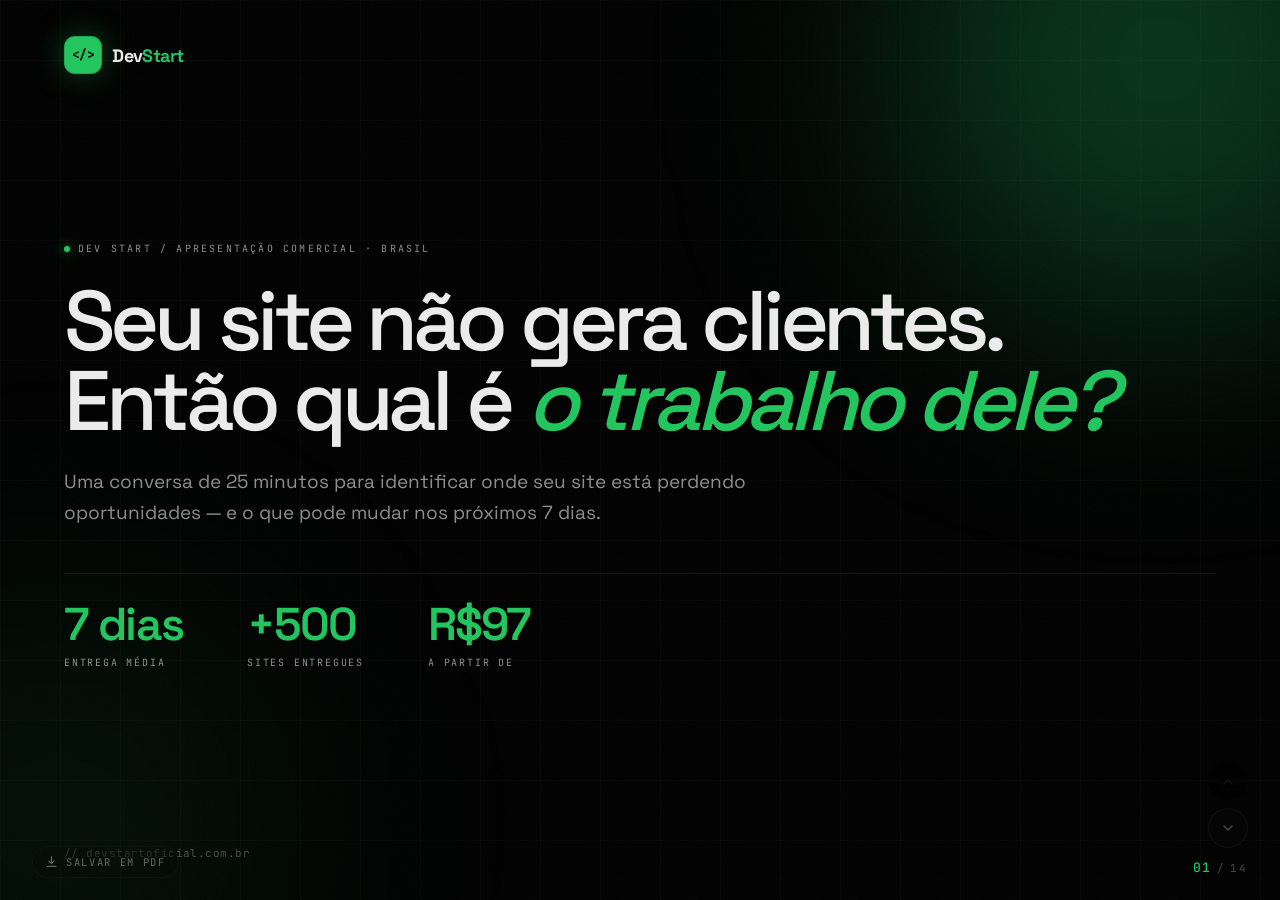
<file: apresentacao/index.html>
<!doctype html>
<html lang="pt-br">
<head>
<meta charset="utf-8">
<meta name="viewport" content="width=device-width,initial-scale=1">
<title>Dev Start — Apresentação Comercial</title>
<meta name="description" content="Uma conversa de 25 minutos para identificar onde seu site está perdendo oportunidades — e o que pode mudar nos próximos 7 dias.">
<meta name="robots" content="noindex, nofollow">
<link rel="icon" type="image/png" href="../assets/favicon.png">
<link rel="preconnect" href="https://fonts.googleapis.com">
<link rel="preconnect" href="https://fonts.gstatic.com" crossorigin>
<link rel="stylesheet" href="https://fonts.googleapis.com/css2?family=Space+Grotesk:wght@300;400;500;600;700&family=JetBrains+Mono:wght@400;500;600&display=swap">
<style>
/* ═══════════════ reset + base ═══════════════ */
*,*::before,*::after{box-sizing:border-box;margin:0;padding:0}
html{-webkit-text-size-adjust:100%;overflow:hidden;height:100%}
button{font-family:inherit;background:none;border:0;color:inherit;cursor:pointer}
a{color:inherit;text-decoration:none}
li{list-style:none}
img{max-width:100%;display:block}

/* ═══════════════ tokens (espelhados de devstartoficial.com.br) ═══════════════ */
:root{
  --bg:#000;
  --shell:#0c0c0c;
  --surface:#0a0a0a;
  --green:#22c55e;
  --green-hi:#4ade80;
  --green-glow:rgba(34,197,94,.28);
  --green-deep:#155230;
  --txt:#ebebeb;
  --txt-2:rgba(235,235,235,.6);
  --txt-3:rgba(235,235,235,.3);
  --line:rgba(255,255,255,.08);
  --line-2:rgba(255,255,255,.14);
  --line-green:rgba(34,197,94,.30);
  --red:#ef4444;
  --red-dim:rgba(239,68,68,.72);
  --red-line:rgba(239,68,68,.34);
  --glass:rgba(255,255,255,.03);
  --card:rgba(255,255,255,.025);
  --mono:'JetBrains Mono',ui-monospace,monospace;
  --display:'Space Grotesk',system-ui,sans-serif;
}

body{
  font-family:var(--display);
  background:var(--bg);
  color:var(--txt);
  line-height:1.5;
  overflow:hidden;height:100%;
  -webkit-font-smoothing:antialiased;
}

/* ═══════════════ grid + noise de fundo ═══════════════ */
.bg-layer{position:fixed;inset:0;pointer-events:none;z-index:0}
.bg-layer::before{
  content:"";position:absolute;inset:0;
  background-image:
    linear-gradient(to right,rgba(255,255,255,.02) 1px,transparent 1px),
    linear-gradient(to bottom,rgba(255,255,255,.02) 1px,transparent 1px);
  background-size:60px 60px;
}
.bg-layer::after{
  content:"";position:absolute;inset:0;
  background:url("data:image/svg+xml;utf8,<svg xmlns='http://www.w3.org/2000/svg' width='160' height='160'><filter id='n'><feTurbulence type='fractalNoise' baseFrequency='.9' numOctaves='2' stitchTiles='stitch'/></filter><rect width='100%' height='100%' filter='url(%23n)' opacity='.55'/></svg>");
  opacity:.05;mix-blend-mode:overlay;
}
.glow{position:fixed;border-radius:50%;filter:blur(120px);pointer-events:none;z-index:0}
.glow-1{width:520px;height:520px;background:var(--green-glow);top:-200px;right:-140px}
.glow-2{width:480px;height:480px;background:rgba(34,197,94,.08);bottom:-160px;left:-180px}

/* ═══════════════ tipografia ═══════════════ */
h1,h2,h3,h4{font-family:var(--display);letter-spacing:-.04em;line-height:1;font-weight:600}
h1{letter-spacing:-.06em}
em{color:var(--green);font-style:italic}

.eyebrow{
  display:inline-flex;align-items:center;gap:.5rem;
  font-family:var(--mono);text-transform:uppercase;
  letter-spacing:.22em;font-size:10px;color:var(--txt-2);
  margin-bottom:1.6rem;
}
.eyebrow::before{
  content:"";width:6px;height:6px;border-radius:50%;
  background:var(--green);box-shadow:0 0 12px var(--green);
  flex-shrink:0;
}
.note{
  font-family:var(--mono);font-size:11px;color:var(--txt-3);
  letter-spacing:.04em;
}
.lead{font-size:clamp(15px,1.5vw,18.5px);color:var(--txt-2);line-height:1.65;max-width:62ch}

/* ═══════════════ estrutura de slides ═══════════════ */
/* o documento não rola: cada slide é fixo e troca por estado */
.deck{position:fixed;inset:0;z-index:2}
.slide{
  position:fixed;inset:0;
  display:flex;align-items:center;
  padding:clamp(56px,7vh,84px) clamp(24px,5vw,72px) clamp(52px,6.5vh,76px);
  overflow:hidden;                        /* scroll 100% bloqueado: o conteúdo cabe por design */
  opacity:0;visibility:hidden;
  transform:translateY(var(--enter-from,36px)) scale(.985);
  transition:
    opacity .52s cubic-bezier(.22,1,.36,1),
    transform .52s cubic-bezier(.22,1,.36,1),
    visibility .52s;
  will-change:transform,opacity;
}
.slide.is-active{
  opacity:1;visibility:visible;
  transform:none;
  z-index:3;
}
/* o que sai vai para o lado oposto ao que entra: dá direção ao movimento */
.slide.is-leaving{
  opacity:0;visibility:visible;
  transform:translateY(var(--leave-to,-36px)) scale(.985);
  z-index:2;pointer-events:none;
}
/* avançando: novo sobe de baixo, antigo sai por cima */
.deck[data-dir="fwd"] .slide{--enter-from:36px}
.deck[data-dir="fwd"] .slide.is-leaving{--leave-to:-36px}
/* voltando: inverte */
.deck[data-dir="back"] .slide{--enter-from:-36px}
.deck[data-dir="back"] .slide.is-leaving{--leave-to:36px}
.slide-inner{width:100%;max-width:1340px;margin:0 auto;max-height:100%}
.slide--alt{background:rgba(255,255,255,.012)}

/* ── entrada: disparada pelo slide ativo, não por observer ── */
.rv{
  opacity:0;transform:translateY(24px);
  transition:opacity .6s cubic-bezier(.22,1,.36,1),transform .6s cubic-bezier(.22,1,.36,1);
}
.slide.is-active .rv{opacity:1;transform:none}
.d1{transition-delay:.08s}.d2{transition-delay:.16s}.d3{transition-delay:.24s}
.d4{transition-delay:.32s}.d5{transition-delay:.4s}.d6{transition-delay:.48s}

/* cascata: os filhos entram em sequência, não todos de uma vez */
[data-cascade]>*{
  opacity:0;transform:translateY(14px);
  transition:opacity .5s cubic-bezier(.22,1,.36,1),transform .5s cubic-bezier(.22,1,.36,1);
}
.slide.is-active [data-cascade]>*{opacity:1;transform:none}

/* deriva lenta e contínua da malha de fundo */
@keyframes gridDrift{from{background-position:0 0}to{background-position:60px 60px}}
.bg-layer::before{animation:gridDrift 42s linear infinite}

/* pulso único do botão primário quando o slide entra em foco */
@keyframes glowPulse{
  0%{box-shadow:0 0 30px rgba(34,197,94,.3)}
  45%{box-shadow:0 0 62px rgba(74,222,128,.75)}
  100%{box-shadow:0 0 30px rgba(34,197,94,.3)}
}
.btn-primary.pulse{animation:glowPulse 1.1s ease-out}

/* traço das timelines (slides 8 e 9) desenhado + marcadores acendendo */
.method::before{transform:scaleX(0);transform-origin:left center;transition:transform .9s cubic-bezier(.22,1,.36,1)}
.method.drawn::before{transform:scaleX(1)}
.method.anim .mstep .dot{opacity:.25;transition:opacity .35s ease,box-shadow .35s ease}
.method.anim .mstep .dot.lit{opacity:1}
.timeline::before{transform:scaleY(0);transform-origin:top center;transition:transform .9s cubic-bezier(.22,1,.36,1)}
.timeline.drawn::before{transform:scaleY(1)}
.timeline.anim .tl-item::before{opacity:.25;transition:opacity .35s ease}
.timeline.anim .tl-item.lit::before{opacity:1}

/* ═══════════════ logo ═══════════════ */
.logo{display:inline-flex;align-items:center;gap:.65rem;font-weight:700;letter-spacing:-.04em}
.logo-mark{
  width:38px;height:38px;border-radius:11px;
  background:var(--green);
  display:grid;place-items:center;
  color:#000;font-family:var(--mono);font-weight:700;font-size:13px;
  box-shadow:0 0 30px rgba(34,197,94,.35), inset 0 0 0 1px rgba(0,0,0,.15);
  flex-shrink:0;
}
.logo-text{font-size:18px}
.logo-text .g{color:var(--green)}

/* ═══════════════ botões ═══════════════ */
.btn{
  display:inline-flex;align-items:center;justify-content:center;gap:.6rem;
  padding:.95rem 1.5rem;min-height:48px;border-radius:9999px;
  font-weight:600;font-size:15px;
  transition:transform .2s ease,box-shadow .2s,background .2s,border-color .2s,color .2s;
  white-space:nowrap;
}
.btn-primary{background:var(--green);color:#000;box-shadow:0 0 30px rgba(34,197,94,.3)}
.btn-primary:hover{transform:translateY(-2px) scale(1.02);background:var(--green-hi);box-shadow:0 0 50px rgba(74,222,128,.55)}
.btn-outline{border:1px solid var(--line-2);color:#fff;background:rgba(255,255,255,.02)}
.btn-outline:hover{border-color:var(--green);color:var(--green);background:rgba(34,197,94,.04)}
.btn-lg{padding:1.15rem 1.85rem;font-size:16px}
.btn svg{width:16px;height:16px;flex-shrink:0}

/* ═══════════════ badge ═══════════════ */
.badge{
  display:inline-flex;align-items:center;gap:.4rem;
  background:rgba(34,197,94,.12);color:var(--green);
  padding:.4rem .8rem;border-radius:9999px;
  font-family:var(--mono);font-size:10.5px;
  text-transform:uppercase;letter-spacing:.14em;font-weight:500;
}
.badge::before{
  content:"";width:5px;height:5px;border-radius:50%;
  background:var(--green);box-shadow:0 0 10px var(--green);
}

/* ═══════════════ check ═══════════════ */
.ck{
  flex-shrink:0;width:22px;height:22px;border-radius:50%;
  background:rgba(34,197,94,.15);
  display:grid;place-items:center;color:var(--green);
  margin-top:1px;
}
.ck svg{width:12px;height:12px}

/* ═══════════════ cards genéricos ═══════════════ */
.card{
  padding:1.75rem;
  background:var(--card);
  border:1px solid var(--line);
  border-radius:1.5rem;
  transition:border-color .3s,transform .3s;
}
.card:hover{border-color:var(--line-green);transform:translateY(-4px)}
.card-ico{
  width:44px;height:44px;border-radius:13px;
  background:rgba(34,197,94,.1);
  border:1px solid rgba(34,197,94,.18);
  display:grid;place-items:center;color:var(--green);
  margin-bottom:1.1rem;
}
.card-ico svg{width:20px;height:20px;stroke-width:1.6}
.card h3{font-size:18px;margin-bottom:.55rem;font-weight:600}
.card p{font-size:14.5px;color:var(--txt-2);line-height:1.6}

/* ═══════════════ HUD: progresso, contador, export ═══════════════ */
.progress{
  position:fixed;top:0;left:0;height:2px;width:0;
  background:var(--green);
  box-shadow:0 0 12px var(--green);
  z-index:100;transition:width .15s linear;
}
.counter{
  position:fixed;right:clamp(16px,2.5vw,32px);bottom:clamp(16px,2.5vh,28px);
  font-family:var(--mono);font-size:11px;letter-spacing:.16em;
  color:var(--txt-3);z-index:90;
  display:flex;align-items:baseline;gap:.3rem;
}
.counter .cur{color:var(--green);font-size:13px;font-weight:500}
.export{
  position:fixed;left:clamp(16px,2.5vw,32px);bottom:clamp(16px,2.5vh,28px);
  display:inline-flex;align-items:center;gap:.5rem;
  font-family:var(--mono);font-size:10.5px;text-transform:uppercase;
  letter-spacing:.16em;color:var(--txt);
  opacity:.4;transition:opacity .25s;z-index:90;
  padding:.5rem .75rem;border-radius:9999px;
  border:1px solid var(--line);
  background:rgba(10,10,10,.6);
  backdrop-filter:blur(10px);-webkit-backdrop-filter:blur(10px);
}
.export:hover{opacity:1;border-color:var(--line-green)}
.export svg{width:13px;height:13px}
.navarrow{
  position:fixed;right:clamp(16px,2.5vw,32px);
  width:40px;height:40px;border-radius:50%;
  border:1px solid var(--line);background:rgba(10,10,10,.6);
  backdrop-filter:blur(10px);-webkit-backdrop-filter:blur(10px);
  display:grid;place-items:center;color:var(--txt-2);
  z-index:90;opacity:.5;transition:opacity .25s,border-color .25s,color .25s;
}
.navarrow:hover:not(:disabled){opacity:1;border-color:var(--line-green);color:var(--green)}
.navarrow:disabled{opacity:.14;cursor:default}
.navarrow svg{width:16px;height:16px}
.navarrow.up{bottom:calc(clamp(16px,2.5vh,28px) + 76px)}
.navarrow.down{bottom:calc(clamp(16px,2.5vh,28px) + 30px)}
@media(max-width:900px){.navarrow{display:none}}

/* ═══════════════ SLIDE 1 — capa ═══════════════ */
.cover-top{position:absolute;top:clamp(28px,4vh,44px);left:clamp(24px,5vw,72px);z-index:3}
.cover h1{
  font-size:clamp(40px,6.6vw,96px);
  line-height:.95;margin-bottom:1.5rem;font-weight:500;
  text-wrap:balance;
}
.cover .lead{margin-bottom:clamp(32px,5vh,56px);font-size:clamp(15px,1.6vw,19px)}
.stats{
  display:flex;flex-wrap:wrap;gap:clamp(28px,5vw,72px);
  padding-top:clamp(24px,3vh,36px);
  border-top:1px solid var(--line);
}
.stat .num{
  font-size:clamp(30px,3.6vw,46px);font-weight:600;
  letter-spacing:-.04em;line-height:1;color:var(--green);
}
.stat .lbl{
  font-family:var(--mono);font-size:10px;text-transform:uppercase;
  letter-spacing:.18em;color:var(--txt-2);margin-top:.5rem;
}
.cover-foot{
  position:absolute;bottom:clamp(28px,4vh,44px);left:clamp(24px,5vw,72px);
}

/* ═══════════════ SLIDE 2 — números ═══════════════ */
.numgrid{
  display:grid;grid-template-columns:repeat(2,1fr);
  gap:clamp(16px,2vw,24px);
}
.numcard{
  padding:clamp(1.75rem,3vw,2.75rem);
  background:var(--card);border:1px solid var(--line);
  border-radius:1.75rem;
  transition:border-color .3s,transform .3s;
}
.numcard:hover{border-color:var(--line-green);transform:translateY(-4px)}
.numcard .big{
  font-size:clamp(38px,5.6vw,76px);font-weight:600;
  letter-spacing:-.05em;line-height:1;color:var(--green);
  display:block;margin-bottom:.7rem;
}
.numcard .cap{font-size:15px;color:var(--txt-2);line-height:1.55}

/* ═══════════════ SLIDE 3 — responsável ═══════════════ */
.bio-grid{
  display:grid;grid-template-columns:minmax(210px,320px) 1fr;
  gap:clamp(32px,5vw,72px);align-items:center;
}
/* retrato retangular, na mesma linguagem de cantos do resto do site */
.bio-figure{
  position:relative;width:100%;
  aspect-ratio:4/5;
  border-radius:16px;
  border:1px solid var(--line);
  overflow:hidden;background:var(--shell);
}
.bio-photo{
  width:100%;height:100%;
  object-fit:cover;object-position:58% 32%;
  display:block;
  filter:saturate(.82) contrast(1.02);
}
/* tint verde + fusão da base no preto */
.bio-figure::after{
  content:"";position:absolute;inset:0;pointer-events:none;
  background:
    linear-gradient(180deg,transparent 55%,rgba(0,0,0,.55) 82%,var(--bg) 100%),
    rgba(34,197,94,.08);
}
.bio-name{font-size:clamp(22px,2.4vw,30px);margin-bottom:.35rem}
.bio-role{
  font-family:var(--mono);font-size:11px;text-transform:uppercase;
  letter-spacing:.18em;color:var(--green);margin-bottom:1.6rem;
}
.bio-body p{font-size:15.5px;color:var(--txt-2);line-height:1.72;margin-bottom:1rem;max-width:60ch}
.bio-body p:last-child{margin-bottom:0}

/* ═══════════════ SLIDE 4 — prova social ═══════════════ */
.logogrid{
  display:grid;grid-template-columns:repeat(4,1fr);
  gap:clamp(12px,1.5vw,20px);
}
.logoslot{
  aspect-ratio:16/7;border-radius:1rem;
  border:1px dashed var(--line-2);
  background:var(--glass);
  display:grid;place-items:center;
  filter:grayscale(1);opacity:.6;
  transition:filter .3s,opacity .3s,border-color .3s;
}
.logoslot:hover{filter:grayscale(0);opacity:1;border-color:var(--line-green)}
.logoslot span{font-family:var(--mono);font-size:10px;color:var(--txt-3);letter-spacing:.14em}

/* ═══════════════ SLIDE 5 — diagnóstico ═══════════════ */
.diag-head{
  display:flex;align-items:flex-end;justify-content:space-between;
  gap:2rem;flex-wrap:wrap;margin-bottom:clamp(14px,1.8vh,22px);
}
.diag-count{text-align:right;flex-shrink:0}
.diag-count .n{
  font-size:clamp(40px,5vw,64px);font-weight:600;letter-spacing:-.05em;
  line-height:1;color:var(--green);display:block;
  /* largura fixa: o dígito não muda a caixa entre 1 e 7 */
  font-variant-numeric:tabular-nums;
  min-width:1.4em;text-align:right;margin-left:auto;
  transition:color .3s;
}
.diag-count .n.dash{color:var(--txt-3)}
.diag-count .n.pulse{animation:numPulse .42s ease-out}
@keyframes numPulse{
  0%{transform:scale(1);text-shadow:0 0 0 rgba(34,197,94,0)}
  40%{transform:scale(1.16);text-shadow:0 0 26px rgba(34,197,94,.7)}
  100%{transform:scale(1);text-shadow:0 0 0 rgba(34,197,94,0)}
}
.diag-count .l{
  font-family:var(--mono);font-size:9.5px;text-transform:uppercase;
  letter-spacing:.18em;color:var(--txt-2);margin-top:.4rem;
}
.diag-grid{
  display:grid;grid-template-columns:repeat(2,1fr);
  gap:clamp(8px,1vw,11px);
  margin-bottom:clamp(10px,1.4vh,16px);
  position:relative;
}
.sym{
  display:flex;align-items:flex-start;gap:.85rem;
  padding:.85rem 1.1rem;
  min-height:74px;                              /* altura uniforme: nada reflui */
  background:rgba(255,255,255,.022);
  border:1px solid var(--line);                 /* borda sempre presente */
  border-radius:1rem;
  cursor:pointer;text-align:left;width:100%;
  position:relative;
  /* só transform e opacity animam — nada que dispare reflow */
  transition:border-color .25s ease,background .25s ease,
             transform .3s ease,opacity .3s ease,filter .3s ease;
}
.sym:hover{border-color:var(--line-2)}
.sym .box{
  flex-shrink:0;width:22px;height:22px;border-radius:7px;
  background:transparent;
  /* inset shadow no lugar de border: não ocupa espaço no layout */
  box-shadow:inset 0 0 0 1.5px var(--line-2);
  display:grid;place-items:center;
  transition:background .25s,box-shadow .25s;
  margin-top:1px;
}
.sym .box svg{width:12px;height:12px;color:#000}
.sym .box svg path{
  stroke-dasharray:1;stroke-dashoffset:1;
  transition:stroke-dashoffset .26s cubic-bezier(.65,0,.35,1);
}
.sym .txt{
  font-size:14.5px;color:var(--txt-2);line-height:1.5;
  transition:color .25s;position:relative;
}
/* risco desenhado da esquerda para a direita — absoluto, não altera a caixa */
.sym .txt::after{
  content:"";position:absolute;left:0;right:0;top:50%;height:1.5px;
  background:currentColor;opacity:.5;pointer-events:none;
  transform:scaleX(0);transform-origin:left center;
  transition:transform .2s linear;
}
.sym[aria-pressed="true"]{border-color:var(--line-green);background:rgba(34,197,94,.05)}
.sym[aria-pressed="true"] .box{background:var(--green);box-shadow:inset 0 0 0 1.5px var(--green)}
.sym[aria-pressed="true"] .box svg path{stroke-dashoffset:0}
.sym[aria-pressed="true"] .txt{color:var(--txt)}
.sym.shake{animation:symShake .12s ease-in-out}
@keyframes symShake{
  0%,100%{transform:translateX(0)}
  25%{transform:translateX(-2px)}
  75%{transform:translateX(2px)}
}
/* anulado: negação em vermelho, não apenas apagado */
.sym.void{
  opacity:.34;
  transform:translateY(6px);
  pointer-events:none;
  border-color:var(--red-line) !important;
  background:rgba(239,68,68,.05) !important;
}
.sym.void .txt{color:var(--red-dim) !important}
.sym.void .txt::after{transform:scaleX(1);background:var(--red);opacity:.9}
.sym.void .box{
  background:transparent !important;
  box-shadow:inset 0 0 0 1.5px var(--red-line) !important;
}
/* o check vira um X vermelho */
.sym.void .box svg{opacity:0}
.sym.void .box::after,
.sym.void .box::before{
  content:"";position:absolute;
  width:11px;height:1.5px;border-radius:1px;
  background:var(--red);
  transform-origin:center;
}
.sym.void .box::before{transform:rotate(45deg)}
.sym.void .box::after{transform:rotate(-45deg)}
.sym.void .box{position:relative}
.sym.flash{animation:symFlash .42s ease-out}
@keyframes symFlash{
  0%{box-shadow:0 0 0 0 rgba(34,197,94,.5)}
  100%{box-shadow:0 0 0 18px rgba(34,197,94,0)}
}
/* pulso vermelho em cada item conforme a onda o atinge */
.sym.negate{animation:symNegate .34s ease-out}
@keyframes symNegate{
  0%{box-shadow:0 0 0 0 rgba(239,68,68,.55)}
  100%{box-shadow:0 0 0 14px rgba(239,68,68,0)}
}
.sym--none{grid-column:1/-1;border-style:dashed;min-height:0}

/* onda circular disparada pelo item 8 */
.wave{
  position:absolute;border-radius:50%;pointer-events:none;z-index:3;
  border:1.5px solid rgba(239,68,68,.5);
  background:radial-gradient(circle,rgba(239,68,68,.14),transparent 70%);
  transform:translate(-50%,-50%) scale(0);
  animation:waveOut .6s cubic-bezier(.22,1,.36,1) forwards;
}
@keyframes waveOut{
  0%{transform:translate(-50%,-50%) scale(0);opacity:.9}
  100%{transform:translate(-50%,-50%) scale(1);opacity:0}
}

/* veredito: camadas empilhadas em altura reservada — só opacidade muda */
.verdict-wrap{position:relative;min-height:92px}
.verdict{
  position:absolute;inset:0;
  padding:1rem 1.3rem;border-radius:1.1rem;
  background:rgba(34,197,94,.06);
  border:1px solid var(--line-green);
  border-left:3px solid var(--green);
  font-size:clamp(14.5px,1.6vw,18px);line-height:1.5;
  color:var(--txt);font-weight:500;
  display:flex;align-items:center;
  opacity:0;visibility:hidden;
  transition:opacity .38s ease,visibility .38s;
}
.verdict.show{opacity:1;visibility:visible}
/* margem própria em vez de depender do espaço em branco entre inline-blocks,
   que alguns navegadores colapsam quando o span não quebra linha */
.verdict .w{display:inline-block;margin-right:.28em}
.verdict.byword .w{
  opacity:0;transform:translateY(5px);
  transition:opacity .24s ease,transform .24s ease;
}
.verdict.byword .w.on{opacity:1;transform:none}
.diag-print{display:none}

/* ═══════════════ SLIDE 6 — custo ═══════════════ */
.cost-grid{
  display:grid;grid-template-columns:repeat(3,1fr);
  gap:clamp(14px,1.8vw,22px);
  margin-bottom:clamp(32px,4vh,48px);
}
.cost-close{
  text-align:center;font-size:clamp(19px,2.6vw,34px);
  font-weight:500;letter-spacing:-.03em;line-height:1.25;
  color:var(--green);max-width:24ch;margin:0 auto;
}

/* ═══════════════ SLIDE 7 — entrega ═══════════════ */
.deliver-grid{
  display:grid;grid-template-columns:repeat(3,1fr);
  gap:clamp(14px,1.6vw,20px);
}

/* ═══════════════ SLIDE 8 — método ═══════════════ */
.method{
  display:grid;grid-template-columns:repeat(5,1fr);
  gap:clamp(12px,1.4vw,18px);position:relative;
}
.method::before{
  content:"";position:absolute;
  top:19px;left:6%;right:6%;height:1px;
  background:linear-gradient(90deg,transparent,var(--green) 12%,var(--green) 88%,transparent);
  opacity:.35;
}
.mstep{position:relative;padding-top:0}
.mstep .dot{
  width:38px;height:38px;border-radius:50%;
  background:var(--shell);border:1.5px solid var(--green);
  display:grid;place-items:center;
  font-family:var(--mono);font-size:12px;font-weight:600;color:var(--green);
  margin-bottom:1.1rem;position:relative;z-index:2;
  box-shadow:0 0 24px rgba(34,197,94,.25);
}
.mstep h3{font-size:16.5px;margin-bottom:.5rem}
.mstep p{font-size:13.5px;color:var(--txt-2);line-height:1.6}

/* ═══════════════ SLIDE 9 — prazo ═══════════════ */
.timeline{
  position:relative;padding-left:2.5rem;
  margin-bottom:clamp(24px,3vh,32px);
}
.timeline::before{
  content:"";position:absolute;left:11px;top:8px;bottom:8px;width:1px;
  background:linear-gradient(180deg,var(--green),rgba(34,197,94,.15));
}
.tl-item{position:relative;padding-bottom:1.9rem}
.tl-item:last-child{padding-bottom:0}
.tl-item::before{
  content:"";position:absolute;left:-2.5rem;top:5px;
  width:23px;height:23px;border-radius:50%;
  background:var(--shell);border:1.5px solid var(--green);
  box-shadow:0 0 20px rgba(34,197,94,.3);
}
.tl-day{
  font-family:var(--mono);font-size:10.5px;text-transform:uppercase;
  letter-spacing:.18em;color:var(--green);margin-bottom:.35rem;
}
.tl-item p{font-size:16px;color:var(--txt);line-height:1.5}
.callout{
  padding:1.25rem 1.5rem;border-radius:1.25rem;
  background:var(--glass);border:1px solid var(--line);
  border-left:3px solid var(--green);
  font-size:14.5px;color:var(--txt-2);line-height:1.65;
}

/* ═══════════════ SLIDE 10 — dia a dia ═══════════════ */
.zig{display:grid;gap:clamp(10px,1.2vw,14px)}
.zrow{
  display:grid;grid-template-columns:repeat(2,1fr);
  gap:clamp(10px,1.2vw,14px);
}
.zcard{
  display:flex;gap:1.1rem;align-items:flex-start;
  padding:1.35rem 1.5rem;
  background:var(--card);border:1px solid var(--line);
  border-radius:1.25rem;
  transition:border-color .3s,transform .3s;
}
.zcard:hover{border-color:var(--line-green);transform:translateY(-3px)}
.znum{
  flex-shrink:0;width:34px;height:34px;border-radius:50%;
  background:rgba(34,197,94,.12);border:1px solid rgba(34,197,94,.25);
  display:grid;place-items:center;
  font-family:var(--mono);font-size:11.5px;font-weight:600;color:var(--green);
}
.zcard h3{font-size:16px;margin-bottom:.4rem}
.zcard p{font-size:13.5px;color:var(--txt-2);line-height:1.55}

/* ═══════════════ SLIDE 11 — depoimentos ═══════════════ */
.testi-grid{display:grid;grid-template-columns:repeat(3,1fr);gap:clamp(14px,1.6vw,20px)}
.testi{
  padding:2rem;background:var(--card);
  border:1px solid var(--line);border-radius:1.75rem;
  display:flex;flex-direction:column;gap:1.1rem;
  transition:border-color .3s,transform .3s;
}
.testi:hover{border-color:var(--line-green);transform:translateY(-4px)}
.quote{font-family:var(--display);font-size:44px;line-height:.6;color:var(--green);font-weight:700}
.testi blockquote{font-size:15px;line-height:1.6;color:var(--txt);flex:1}
.testi .who{display:flex;align-items:center;gap:.85rem;margin-top:auto}
.testi .av{
  width:44px;height:44px;border-radius:50%;object-fit:cover;flex-shrink:0;
  background:rgba(34,197,94,.12);
}
.testi .nm{font-size:14.5px;font-weight:600;color:#fff;line-height:1.2}
.testi .rl{font-family:var(--mono);font-size:11px;color:var(--txt-2);margin-top:2px;letter-spacing:.05em}
.testi--ph{border-style:dashed;align-items:center;justify-content:center;text-align:center;min-height:220px}
.testi--ph span{font-family:var(--mono);font-size:10.5px;color:var(--txt-3);letter-spacing:.1em;line-height:1.8}

/* ═══════════════ SLIDE 12 — planos ═══════════════ */
.plans{
  display:grid;grid-template-columns:repeat(3,1fr);
  gap:clamp(10px,1.2vw,16px);align-items:start;
  margin-bottom:clamp(10px,1.4vh,16px);
}
/* as 7 linhas são idênticas nos três cards, então badge, nome,
   descrição, preço, divisor e lista começam na mesma altura */
.plan{
  padding:clamp(.8rem,1.2vw,1.05rem);
  background:var(--card);border:1px solid var(--line);
  border-radius:1.5rem;
  display:grid;
  grid-template-rows:auto auto auto auto auto 1fr auto;
  align-items:start;
  gap:.42rem;
  transition:border-color .2s ease,transform .2s ease,box-shadow .2s ease;
}
.plan:hover{border-color:var(--line-green);transform:translateY(-4px)}
.plan--hero{
  border-color:var(--line-green);
  background:linear-gradient(180deg,rgba(34,197,94,.09),rgba(255,255,255,.035));
  box-shadow:0 0 60px rgba(34,197,94,.14);
  transform:scale(1.04);
  position:relative;z-index:2;
}
.plan--hero:hover{border-color:var(--green);transform:scale(1.04) translateY(-4px)}
/* linha do badge reservada nos três — vazia no Essencial e no Performance */
.plan-badge{min-height:22px;display:flex;align-items:center}
.plan-name{font-size:16.5px;font-weight:600;letter-spacing:-.02em}
.plan-for{font-size:12px;color:var(--txt-2);line-height:1.4;min-height:2.8em}
.plan-price{
  padding:.5rem 0;
  border-top:1px solid var(--line);border-bottom:1px solid var(--line);
  display:flex;flex-direction:column;gap:.4rem;
}
/* hierarquia invertida: o à vista é o número grande, a parcela é secundária */
.p-impl{display:flex;align-items:baseline;gap:.4rem;flex-wrap:wrap}
.p-impl .v{
  font-size:clamp(22px,2.4vw,30px);font-weight:600;color:var(--green);
  letter-spacing:-.04em;line-height:1;font-variant-numeric:tabular-nums;
}
.p-mrr{font-size:11.5px;color:var(--txt-2)}
.p-mrr b{color:var(--txt);font-weight:600}
.p-parc{
  font-family:var(--mono);font-size:10px;color:var(--txt-3);
  letter-spacing:.04em;
}

/* ── âncora de mercado (etapa 5) ── */
.p-anchor{
  position:relative;
  font-size:11px;color:var(--txt-3);line-height:1.3;
  opacity:0;transform:translateY(-4px);
  transition:opacity .4s ease,transform .4s ease;
  pointer-events:none;
}
.p-anchor .lbl{
  display:block;
  font-family:var(--mono);font-size:7.5px;text-transform:uppercase;
  letter-spacing:.12em;color:var(--txt-3);margin-bottom:.1rem;
}
.p-anchor .rng{position:relative;display:inline-block;color:var(--txt-2)}
/* risco desenhado da esquerda para a direita */
.p-anchor .rng::after{
  content:"";position:absolute;left:0;right:0;top:52%;height:1.5px;
  background:var(--txt-2);opacity:.75;
  transform:scaleX(0);transform-origin:left center;
  transition:transform .45s cubic-bezier(.22,1,.36,1);
}
.plan[data-stage="anchor"] .p-anchor,
.plan[data-stage="real"] .p-anchor{opacity:1;transform:none}
.plan[data-stage="anchor"] .p-anchor .rng::after,
.plan[data-stage="real"] .p-anchor .rng::after{transform:scaleX(1)}
/* na etapa 6 a âncora encolhe e vira linha secundária */
.plan[data-stage="real"] .p-anchor{font-size:9.5px;opacity:.72}

/* ── bloco borrado que reserva o espaço do preço (etapas 2-4) ── */
.p-blur{
  position:relative;
  border-radius:.5rem;
  background:linear-gradient(100deg,rgba(34,197,94,.22),rgba(255,255,255,.12));
  filter:blur(10px);
  height:28px;width:70%;
  transition:opacity .4s ease;
}
.p-real{
  opacity:0;transform:translateY(8px);
  transition:opacity .45s cubic-bezier(.22,1,.36,1),transform .45s cubic-bezier(.22,1,.36,1);
}
.plan[data-stage="real"] .p-real{opacity:1;transform:none}
.plan[data-stage="real"] .p-blur{display:none}
.plan[data-stage="anchor"] .p-blur{opacity:0}

/* ── etapa 1: palco vazio com brilho percorrendo ── */
.plan[data-stage="empty"] .plan-body{opacity:0;pointer-events:none}
.plan-body{transition:opacity .45s ease}
.plan[data-stage="empty"]{position:relative;overflow:hidden}
.plan[data-stage="empty"]::after{
  content:"";position:absolute;top:0;bottom:0;width:45%;
  background:linear-gradient(100deg,transparent,rgba(255,255,255,.06),transparent);
  animation:planSheen 2.4s ease-in-out infinite;
}
@keyframes planSheen{
  0%{left:-50%}
  100%{left:105%}
}
/* linha "tudo do X, mais:" reservada nos três — vazia no Essencial */
.plan-inherit{
  font-family:var(--mono);font-size:9.5px;text-transform:uppercase;
  letter-spacing:.14em;color:var(--green);min-height:1.2em;
}
.plan-list{display:flex;flex-direction:column;gap:.34rem}
.plan-list li{
  display:flex;gap:.5rem;align-items:flex-start;
  font-size:12.2px;color:var(--txt-2);line-height:1.38;
  text-wrap:balance;
}
.plan-list li b{color:var(--txt);font-weight:600}
.plan-list .sub{color:var(--txt-3);font-weight:400}
.plan-more{
  font-family:var(--mono);font-size:9.5px;text-transform:uppercase;
  letter-spacing:.12em;color:var(--txt-2);text-align:left;
  display:inline-flex;align-items:center;gap:.4rem;
  padding-top:.15rem;transition:color .2s;
}
.plan-more:hover{color:var(--green)}
.plan-more svg{width:11px;height:11px}
.plan-strip{
  padding:.5rem 1.2rem;border-radius:1.1rem;
  background:var(--shell);border:1px solid var(--line);
  text-align:center;font-size:12.5px;color:var(--txt-2);line-height:1.55;
}
.plan-strip b{color:var(--txt)}

/* ── modal: lista completa dos três planos ── */
.modal{
  position:fixed;inset:0;z-index:200;
  display:grid;place-items:center;
  padding:clamp(14px,4vw,48px);
  background:rgba(0,0,0,.82);
  backdrop-filter:blur(8px);-webkit-backdrop-filter:blur(8px);
  opacity:0;visibility:hidden;
  transition:opacity .28s ease,visibility .28s;
}
.modal.open{opacity:1;visibility:visible}
.modal-box{
  width:100%;max-width:1180px;max-height:88vh;overflow-y:auto;
  background:var(--shell);border:1px solid var(--line-2);
  border-radius:1.75rem;
  padding:clamp(1.4rem,3vw,2.4rem);
  transform:translateY(14px) scale(.985);
  transition:transform .28s cubic-bezier(.22,1,.36,1);
}
.modal.open .modal-box{transform:none}
.modal-head{
  display:flex;align-items:flex-start;justify-content:space-between;
  gap:1.5rem;margin-bottom:clamp(1.2rem,2.5vw,1.9rem);
}
.modal-head h3{font-size:clamp(19px,2.3vw,29px);letter-spacing:-.03em}
.modal-close{
  width:38px;height:38px;border-radius:50%;flex-shrink:0;
  border:1px solid var(--line);background:var(--card);
  display:grid;place-items:center;color:var(--txt-2);
  transition:border-color .2s,color .2s;
}
.modal-close:hover{border-color:var(--green);color:var(--green)}
.modal-close svg{width:15px;height:15px}
.modal-grid{display:grid;grid-template-columns:repeat(3,1fr);gap:clamp(14px,2vw,26px)}
.modal-col h4{font-size:15px;margin-bottom:.4rem}
.modal-col .mc-price{
  font-family:var(--mono);font-size:10.5px;color:var(--green);
  letter-spacing:.05em;margin-bottom:.9rem;
  padding-bottom:.8rem;border-bottom:1px solid var(--line);
}
.modal-col ul{display:flex;flex-direction:column;gap:.5rem}
.modal-col li{
  display:flex;gap:.55rem;align-items:flex-start;
  font-size:12.5px;color:var(--txt-2);line-height:1.45;
}
.modal-col li b{color:var(--txt);font-weight:600}
.modal-col .sub{color:var(--txt-3)}

/* ═══════════════ SLIDE 13 — manutenção ═══════════════ */
.maint-body{max-width:70ch;margin:0 auto clamp(14px,1.8vh,20px);text-align:center}
.maint-body p{font-size:clamp(14.5px,1.5vw,16.5px);color:var(--txt-2);line-height:1.65;margin-bottom:.75rem}
.maint-body p:last-child{margin-bottom:0}
.maint-body b{color:var(--txt);font-weight:600}
.maint-box{
  max-width:70ch;margin:0 auto;
  padding:1.1rem 1.5rem;border-radius:1.25rem;
  background:var(--glass);border:1px solid var(--line);
  border-left:3px solid var(--green);
}
.maint-box h3{font-size:16.5px;margin-bottom:.75rem}
.maint-box p{font-size:14.5px;color:var(--txt-2);line-height:1.7;margin-bottom:.8rem}
.maint-box p:last-child{margin-bottom:0}

/* ═══════════════ SLIDE 14 — pagamento ═══════════════ */
.pay-grid{display:grid;grid-template-columns:1.15fr .85fr;gap:clamp(24px,4vw,56px);align-items:start}
.pay-list{display:flex;flex-direction:column;gap:.9rem}
.pay-item{
  display:flex;gap:1rem;align-items:flex-start;
  padding:1.25rem 1.4rem;
  background:var(--card);border:1px solid var(--line);
  border-radius:1.25rem;
}
.pay-item h3{font-size:15.5px;margin-bottom:.3rem}
.pay-item p{font-size:13.5px;color:var(--txt-2);line-height:1.55}
.warranty{
  padding:clamp(1.75rem,3vw,2.5rem);
  background:var(--card);border:1px solid var(--line-green);
  border-radius:1.75rem;text-align:center;
}
.seal{
  width:118px;height:118px;border-radius:50%;margin:0 auto 1.4rem;
  border:2px solid var(--green);
  display:grid;place-items:center;align-content:center;
  box-shadow:0 0 50px rgba(34,197,94,.25);
  background:rgba(34,197,94,.06);
}
.seal .n{font-size:38px;font-weight:600;color:var(--green);letter-spacing:-.04em;line-height:1}
.seal .u{font-family:var(--mono);font-size:10px;text-transform:uppercase;letter-spacing:.2em;color:var(--green);margin-top:.2rem}
.warranty p{font-size:14.5px;color:var(--txt-2);line-height:1.7}

/* ═══════════════ SLIDE 15 — CTA ═══════════════ */
.cta-panel{
  padding:clamp(2rem,5vw,4.5rem);
  border-radius:2.5rem;
  background:
    radial-gradient(circle at 20% 25%,rgba(74,222,128,.18),transparent 55%),
    var(--green-deep);
  text-align:center;position:relative;overflow:hidden;
  border:1px solid rgba(74,222,128,.2);
}
.cta-panel::before{
  content:"";position:absolute;inset:0;
  background-image:
    linear-gradient(to right,rgba(255,255,255,.05) 1px,transparent 1px),
    linear-gradient(to bottom,rgba(255,255,255,.05) 1px,transparent 1px);
  background-size:48px 48px;
  mask-image:radial-gradient(ellipse at center,#000 25%,transparent 72%);
  -webkit-mask-image:radial-gradient(ellipse at center,#000 25%,transparent 72%);
  pointer-events:none;
}
.cta-panel>*{position:relative;z-index:2}
.cta-panel h2{
  font-size:clamp(28px,4.4vw,58px);line-height:1.02;
  letter-spacing:-.05em;margin-bottom:1.1rem;font-weight:500;
  text-wrap:balance;
}
.cta-panel h2 em{color:#fff;font-style:italic}
.cta-panel .lead{
  color:rgba(255,255,255,.82);margin:0 auto clamp(24px,3.5vh,36px);
  font-size:clamp(15px,1.6vw,18px);
}
.cta-panel .btn-primary{background:var(--green);color:#04150a;box-shadow:0 0 50px rgba(74,222,128,.4)}
.cta-panel .btn-primary:hover{background:#fff;color:#04150a;box-shadow:0 0 70px rgba(255,255,255,.35)}
.cta-fine{
  margin-top:clamp(22px,3vh,30px);
  font-size:13px;color:rgba(255,255,255,.6);line-height:1.7;
}
.cta-fine b{color:#fff;font-weight:600}
.cta-foot{
  display:flex;align-items:center;justify-content:space-between;
  gap:1.5rem;flex-wrap:wrap;
  margin-top:clamp(28px,4vh,44px);
  padding-top:clamp(20px,2.5vh,28px);
  border-top:1px solid var(--line);
}
.cta-foot .links{display:flex;gap:1.5rem;flex-wrap:wrap}
.cta-foot a{font-family:var(--mono);font-size:11px;color:var(--txt-2);letter-spacing:.08em;transition:color .2s}
.cta-foot a:hover{color:var(--green)}

/* ═══════════════ responsivo ═══════════════ */
@media(max-width:1024px){
  .method{grid-template-columns:repeat(2,1fr);gap:1.5rem}
  .method::before{display:none}
  .cost-grid,.deliver-grid,.testi-grid{grid-template-columns:repeat(2,1fr)}
  .logogrid{grid-template-columns:repeat(3,1fr)}
  .plans{
    grid-template-columns:repeat(3,minmax(260px,1fr));
    overflow-x:auto;scroll-snap-type:x mandatory;
    padding-bottom:1rem;margin-left:calc(-1*clamp(24px,5vw,72px));
    margin-right:calc(-1*clamp(24px,5vw,72px));
    padding-left:clamp(24px,5vw,72px);padding-right:clamp(24px,5vw,72px);
  }
  .plan{scroll-snap-align:center}
  .plan--hero{transform:none}
  .plan--hero:hover{transform:translateY(-4px)}
}
@media(max-width:768px){
  .slide{min-height:auto;padding:clamp(56px,8vh,80px) 20px}
  .bio-grid{grid-template-columns:1fr;gap:2rem}
  .bio-photo{max-width:200px}
  .numgrid,.diag-grid,.cost-grid,.deliver-grid,.testi-grid,.zrow,.pay-grid{grid-template-columns:1fr}
  .logogrid{grid-template-columns:repeat(2,1fr)}
  .method{grid-template-columns:1fr}
  .diag-head{flex-direction:column;align-items:flex-start}
  .diag-count{text-align:left}
  .diag-count .n{margin-left:0;text-align:left}
  .verdict-wrap{min-height:158px}
  .stats{gap:1.75rem}
  .counter{display:none}
  .cover h1{font-size:clamp(34px,9vw,52px)}
}

/* ═══════════════ movimento reduzido ═══════════════ */
/* Por decisão do cliente a apresentação mantém o movimento completo mesmo
   sob "reduzir movimento": é material de venda conduzido ao vivo e o efeito
   visual foi priorizado. Só a deriva infinita do fundo é desligada, porque
   é a única animação contínua e sem função narrativa. */
@media(prefers-reduced-motion:reduce){
  .bg-layer::before{animation:none !important}
}

/* ═══════════════ impressão / PDF ═══════════════ */
@media print{
  @page{size:A4 landscape;margin:0}
  /* solta o layout fixo: cada slide volta ao fluxo e vira uma página */
  html,body{
    background:#000 !important;
    overflow:visible !important;height:auto !important;
  }
  .deck{position:static !important;inset:auto !important}
  .slide{
    position:relative !important;inset:auto !important;
    opacity:1 !important;visibility:visible !important;
    transform:none !important;overflow:visible !important;
  }
  .slide.is-leaving{opacity:1 !important;transform:none !important}
  *{
    -webkit-print-color-adjust:exact !important;
    print-color-adjust:exact !important;
  }
  /* toda animação desligada — senão as páginas saem em branco */
  *,*::before,*::after{animation:none !important;transition:none !important}
  .rv{opacity:1 !important;transform:none !important}
  [data-cascade]>*{opacity:1 !important;transform:none !important}
  .slide.is-leaving{opacity:0 !important;transform:none !important}
  .method::before{transform:scaleX(1) !important}
  .timeline::before{transform:scaleY(1) !important}
  .method.anim .mstep .dot,.timeline.anim .tl-item::before{opacity:1 !important}
  .wave,.modal{display:none !important}
  .progress,.counter,.export,.navarrow,.plan-more{display:none !important}
  .bg-layer,.glow{position:absolute !important}
  .deck{display:block}
  .slide{
    page-break-after:always;break-after:page;
    height:100vh;min-height:0;
    padding:6vh 5vw;
    display:flex;align-items:center;
  }
  .slide:last-child{page-break-after:auto;break-after:auto}
  .card:hover,.numcard:hover,.zcard:hover,.testi:hover,.plan:hover{transform:none}
  /* slide 5: troca interativo por estático */
  .diag-live{display:none !important}
  .diag-print{display:block !important}
  .diag-print .sym{min-height:0;padding:.6rem .8rem}
  /* slide 12: reduz 15% para caber em uma página */
  .plans{font-size:85%;overflow:visible;grid-template-columns:repeat(3,1fr);margin:0 0 10px;padding:0}
  .plan--hero{transform:none;box-shadow:none}
  .p-impl .v{font-size:24px}
  .plan-list li{font-size:11px;gap:.45rem}
  .plan-for{font-size:11px;min-height:0}
  .ck{width:16px;height:16px}
  .ck svg{width:9px;height:9px}
  .plan-strip{font-size:11.5px;padding:.7rem 1rem}
}
</style>
</head>
<body>

<div class="bg-layer"></div>
<div class="glow glow-1"></div>
<div class="glow glow-2"></div>

<div class="progress" id="progress"></div>

<main class="deck" id="deck">

  <!-- ═══════════ 01 · CAPA ═══════════ -->
  <section class="slide cover" id="s1">
    <div class="cover-top rv in">
      <span class="logo">
        <span class="logo-mark">&lt;/&gt;</span>
        <span class="logo-text">Dev<span class="g">Start</span></span>
      </span>
    </div>
    <div class="slide-inner">
      <div class="eyebrow rv">Dev Start / Apresentação Comercial · Brasil</div>
      <h1 class="rv d1">
        Seu site não gera clientes.<br>
        Então qual é <em>o trabalho dele?</em>
      </h1>
      <p class="lead rv d2">
        Uma conversa de 25 minutos para identificar onde seu site está perdendo
        oportunidades — e o que pode mudar nos próximos 7 dias.
      </p>
      <div class="stats rv d3" data-cascade>
        <div class="stat">
          <div class="num">7 dias</div>
          <div class="lbl">Entrega média</div>
        </div>
        <div class="stat">
          <div class="num">+500</div>
          <div class="lbl">Sites entregues</div>
        </div>
        <div class="stat">
          <div class="num">R$97</div>
          <div class="lbl">A partir de</div>
        </div>
      </div>
    </div>
    <div class="cover-foot rv d4">
      <span class="note">// devstartoficial.com.br</span>
    </div>
  </section>

  <!-- ═══════════ 02 · QUEM SOMOS ═══════════ -->
  <section class="slide slide--alt" id="s2">
    <div class="slide-inner">
      <div class="eyebrow rv">01 · Quem somos</div>
      <h2 class="rv d1" style="font-size:clamp(32px,4.6vw,62px);margin-bottom:clamp(28px,4vh,44px)">
        Experiência em <em>números</em>.
      </h2>
      <div class="numgrid">
        <div class="numcard rv d1">
          <span class="big" data-count="500" data-prefix="+">+500</span>
          <div class="cap">sites entregues</div>
        </div>
        <div class="numcard rv d2">
          <span class="big">Desde 2017</span>
          <div class="cap">desenvolvendo e vendendo na internet</div>
        </div>
        <div class="numcard rv d3">
          <span class="big" data-count="9" data-prefix="+" data-suffix=" anos">+9 anos</span>
          <div class="cap">no mercado digital</div>
        </div>
        <div class="numcard rv d4">
          <span class="big" data-count="100" data-prefix="+">+100</span>
          <div class="cap">sites ativos hoje</div>
        </div>
      </div>
    </div>
  </section>

  <!-- ═══════════ 03 · O RESPONSÁVEL ═══════════ -->
  <section class="slide" id="s3">
    <div class="slide-inner">
      <div class="eyebrow rv">02 · O responsável</div>
      <h2 class="rv d1" style="font-size:clamp(32px,4.6vw,62px);margin-bottom:clamp(28px,4vh,48px)">
        Quem vai cuidar do <em>seu projeto</em>.
      </h2>
      <div class="bio-grid">
        <div class="rv d2">
          <figure class="bio-figure">
            <img class="bio-photo" src="../assets/eduardo-2.jpg" alt="Eduardo — Fundador da Dev Start" width="640" height="641">
          </figure>
        </div>
        <div class="rv d3">
          <h3 class="bio-name">Eduardo</h3>
          <div class="bio-role">Fundador da Dev Start</div>
          <div class="bio-body">
            <p>Trabalho com desenvolvimento web e marketing digital desde 2017. Foram mais de 500 sites entregues em quase uma década de mercado — de páginas institucionais simples a estruturas completas de conversão com rastreamento e integrações.</p>
            <p>Meu trabalho acontece na ponta onde o site encontra a venda: não basta ficar bonito, precisa gerar contato, orçamento e cliente.</p>
            <p>Na Dev Start, cada projeto é tratado como canal de aquisição — não como cartão de visita digital.</p>
          </div>
        </div>
      </div>
    </div>
  </section>

  <!-- ═══════════ 04 · PROVA SOCIAL — DESATIVADO ═══════════
       Fora do deck por enquanto: sem logos com autorizacao de uso.
       Para reativar: remova este comentario e renumere os eyebrows abaixo (03..14).
  <!- - ═══════════ 04 · PROVA SOCIAL ═══════════ - ->
  <section class="slide slide--alt" id="s4">
    <div class="slide-inner">
      <div class="eyebrow rv">03 · Prova social</div>
      <h2 class="rv d1" style="font-size:clamp(32px,4.6vw,62px);margin-bottom:1rem">
        Marcas que já <em>confiaram</em> no meu trabalho.
      </h2>
      <p class="note rv d2" style="margin-bottom:clamp(28px,4vh,44px)">
        // Slide sai do deck enquanto não houver logos com autorização de uso.
      </p>
      <div class="logogrid">
        <div class="logoslot rv d2"><span>[ LOGO 01 ]</span></div>
        <div class="logoslot rv d2"><span>[ LOGO 02 ]</span></div>
        <div class="logoslot rv d3"><span>[ LOGO 03 ]</span></div>
        <div class="logoslot rv d3"><span>[ LOGO 04 ]</span></div>
        <div class="logoslot rv d4"><span>[ LOGO 05 ]</span></div>
        <div class="logoslot rv d4"><span>[ LOGO 06 ]</span></div>
        <div class="logoslot rv d5"><span>[ LOGO 07 ]</span></div>
        <div class="logoslot rv d5"><span>[ LOGO 08 ]</span></div>
      </div>
    </div>
  </section>

  ═══════════ FIM PROVA SOCIAL (DESATIVADO) ═══════════ -->

  <!-- ═══════════ 05 · DIAGNÓSTICO ═══════════ -->
  <section class="slide" id="s5">
    <div class="slide-inner">
      <div class="eyebrow rv">03 · Diagnóstico</div>
      <div class="diag-head">
        <div class="rv d1">
          <h2 style="font-size:clamp(30px,4.2vw,56px);margin-bottom:.7rem">
            Vamos olhar para o <em>seu site</em> agora.
          </h2>
          <p class="lead" style="font-size:15.5px">Vamos marcar juntos o que acontece com o seu site hoje.</p>
        </div>
        <div class="diag-count rv d2 diag-live">
          <span class="n" id="diagNum">0</span>
          <div class="l" id="diagLbl">sintomas marcados</div>
        </div>
      </div>

      <div class="diag-live">
        <div class="diag-grid" id="diagGrid">
          <button class="sym sym--none rv d2" type="button" aria-pressed="false" data-i="0" data-none>
            <span class="box"><svg viewBox="0 0 24 24" fill="none" stroke="currentColor" stroke-width="3.5" stroke-linecap="round" stroke-linejoin="round"><path d="m5 12 5 5L20 7" pathLength="1"/></svg></span>
            <span class="txt">Simplesmente não tenho site</span>
          </button>
          <button class="sym rv d2" type="button" aria-pressed="false" data-i="1">
            <span class="box"><svg viewBox="0 0 24 24" fill="none" stroke="currentColor" stroke-width="3.5" stroke-linecap="round" stroke-linejoin="round"><path d="m5 12 5 5L20 7" pathLength="1"/></svg></span>
            <span class="txt">Demora mais de 3 segundos para abrir</span>
          </button>
          <button class="sym rv d2" type="button" aria-pressed="false" data-i="2">
            <span class="box"><svg viewBox="0 0 24 24" fill="none" stroke="currentColor" stroke-width="3.5" stroke-linecap="round" stroke-linejoin="round"><path d="m5 12 5 5L20 7" pathLength="1"/></svg></span>
            <span class="txt">Fica desconfigurado ou difícil de usar no celular</span>
          </button>
          <button class="sym rv d3" type="button" aria-pressed="false" data-i="3">
            <span class="box"><svg viewBox="0 0 24 24" fill="none" stroke="currentColor" stroke-width="3.5" stroke-linecap="round" stroke-linejoin="round"><path d="m5 12 5 5L20 7" pathLength="1"/></svg></span>
            <span class="txt">Não tem botão de WhatsApp direto</span>
          </button>
          <button class="sym rv d3" type="button" aria-pressed="false" data-i="4">
            <span class="box"><svg viewBox="0 0 24 24" fill="none" stroke="currentColor" stroke-width="3.5" stroke-linecap="round" stroke-linejoin="round"><path d="m5 12 5 5L20 7" pathLength="1"/></svg></span>
            <span class="txt">Não aparece no Google quando alguém busca pelo meu serviço na minha cidade</span>
          </button>
          <button class="sym rv d4" type="button" aria-pressed="false" data-i="5">
            <span class="box"><svg viewBox="0 0 24 24" fill="none" stroke="currentColor" stroke-width="3.5" stroke-linecap="round" stroke-linejoin="round"><path d="m5 12 5 5L20 7" pathLength="1"/></svg></span>
            <span class="txt">Não sei quantas pessoas visitaram ou de onde elas vieram</span>
          </button>
          <button class="sym rv d4" type="button" aria-pressed="false" data-i="6">
            <span class="box"><svg viewBox="0 0 24 24" fill="none" stroke="currentColor" stroke-width="3.5" stroke-linecap="round" stroke-linejoin="round"><path d="m5 12 5 5L20 7" pathLength="1"/></svg></span>
            <span class="txt">Não tenho como atualizar sozinho — dependo de alguém</span>
          </button>
          <button class="sym rv d5" type="button" aria-pressed="false" data-i="7">
            <span class="box"><svg viewBox="0 0 24 24" fill="none" stroke="currentColor" stroke-width="3.5" stroke-linecap="round" stroke-linejoin="round"><path d="m5 12 5 5L20 7" pathLength="1"/></svg></span>
            <span class="txt">Foi feito há mais de 3 anos e nunca mais foi mexido</span>
          </button>
        </div>
        <div class="verdict-wrap">
          <div class="verdict" data-layer="a" role="status" aria-live="polite"></div>
          <div class="verdict" data-layer="b" aria-hidden="true"></div>
        </div>
      </div>

      <!-- versão estática para PDF -->
      <div class="diag-print">
        <h3 style="font-size:20px;margin-bottom:1.25rem">Os 8 sintomas de um site que não vende</h3>
        <div class="diag-grid">
          <div class="sym sym--none"><span class="box"></span><span class="txt">Simplesmente não tenho site</span></div>
          <div class="sym"><span class="box"></span><span class="txt">Demora mais de 3 segundos para abrir</span></div>
          <div class="sym"><span class="box"></span><span class="txt">Fica desconfigurado ou difícil de usar no celular</span></div>
          <div class="sym"><span class="box"></span><span class="txt">Não tem botão de WhatsApp direto</span></div>
          <div class="sym"><span class="box"></span><span class="txt">Não aparece no Google quando alguém busca pelo meu serviço na minha cidade</span></div>
          <div class="sym"><span class="box"></span><span class="txt">Não sei quantas pessoas visitaram ou de onde elas vieram</span></div>
          <div class="sym"><span class="box"></span><span class="txt">Não tenho como atualizar sozinho — dependo de alguém</span></div>
          <div class="sym"><span class="box"></span><span class="txt">Foi feito há mais de 3 anos e nunca mais foi mexido</span></div>
        </div>
      </div>
    </div>
  </section>

  <!-- ═══════════ 06 · O CUSTO ═══════════ -->
  <section class="slide slide--alt" id="s6">
    <div class="slide-inner">
      <div class="eyebrow rv">04 · O custo</div>
      <h2 class="rv d1" style="font-size:clamp(32px,4.6vw,62px);margin-bottom:clamp(28px,4vh,44px)">
        O que um site parado <em>custa</em>.
      </h2>
      <div class="cost-grid">
        <div class="card rv d1">
          <div class="card-ico">
            <svg viewBox="0 0 24 24" fill="none" stroke="currentColor" stroke-linecap="round" stroke-linejoin="round"><circle cx="12" cy="12" r="9"/><path d="M12 7v5l3 2"/></svg>
          </div>
          <h3>O cliente não espera</h3>
          <p>Quem entra num site que demora desiste antes de ver o que você vende. Ele volta pro Google e clica no concorrente logo abaixo.</p>
        </div>
        <div class="card rv d2">
          <div class="card-ico">
            <svg viewBox="0 0 24 24" fill="none" stroke="currentColor" stroke-linecap="round" stroke-linejoin="round"><circle cx="11" cy="11" r="7"/><path d="m20 20-3.5-3.5"/></svg>
          </div>
          <h3>Quem não aparece, não existe</h3>
          <p>Seu cliente busca no Google antes de comprar. Se você não está lá, ele encontra outro que está.</p>
        </div>
        <div class="card rv d3">
          <div class="card-ico">
            <svg viewBox="0 0 24 24" fill="none" stroke="currentColor" stroke-linecap="round" stroke-linejoin="round"><path d="M4 20V10M10 20V4M16 20v-7M22 20H2"/></svg>
          </div>
          <h3>Sem dado, sem decisão</h3>
          <p>Sem rastreamento, você não sabe o que funciona. Investe no escuro e chama de sorte quando dá certo.</p>
        </div>
      </div>
      <p class="cost-close rv d4">
        Não é sobre ter um site. É sobre saber gerar desejo pelo que você vende.
      </p>
    </div>
  </section>

  <!-- ═══════════ 07 · ENTREGA ═══════════ -->
  <section class="slide" id="s7">
    <div class="slide-inner">
      <div class="eyebrow rv">05 · Entrega</div>
      <h2 class="rv d1" style="font-size:clamp(32px,4.6vw,62px);margin-bottom:clamp(28px,4vh,44px)">
        O que você <em>recebe</em>.
      </h2>
      <div class="deliver-grid">
        <div class="card rv d1">
          <div class="card-ico">
            <svg viewBox="0 0 24 24" fill="none" stroke="currentColor" stroke-linecap="round" stroke-linejoin="round"><path d="M3 6a3 3 0 0 1 3-3h12a3 3 0 0 1 3 3v12a3 3 0 0 1-3 3H6a3 3 0 0 1-3-3z"/><path d="M3 9h18M8 3v3"/></svg>
          </div>
          <h3>Site sob medida</h3>
          <p>Estrutura pensada para o seu negócio, não template genérico.</p>
        </div>
        <div class="card rv d2">
          <div class="card-ico">
            <svg viewBox="0 0 24 24" fill="none" stroke="currentColor" stroke-linecap="round" stroke-linejoin="round"><path d="M13 2 4 14h7l-1 8 9-12h-7z"/></svg>
          </div>
          <h3>Performance</h3>
          <p>Carregamento rápido, otimizado para nota alta no PageSpeed.</p>
        </div>
        <div class="card rv d3">
          <div class="card-ico">
            <svg viewBox="0 0 24 24" fill="none" stroke="currentColor" stroke-linecap="round" stroke-linejoin="round"><rect x="7" y="2" width="10" height="20" rx="2.5"/><path d="M11 18h2"/></svg>
          </div>
          <h3>Mobile-first</h3>
          <p>Construído a partir do celular, onde está a maioria do seu público.</p>
        </div>
        <div class="card rv d4">
          <div class="card-ico">
            <svg viewBox="0 0 24 24" fill="none" stroke="currentColor" stroke-linecap="round" stroke-linejoin="round"><circle cx="12" cy="12" r="9"/><path d="M3 12h18M12 3a15 15 0 0 1 0 18 15 15 0 0 1 0-18"/></svg>
          </div>
          <h3>SEO técnico</h3>
          <p>Estrutura preparada para o Google encontrar e entender seu site.</p>
        </div>
        <div class="card rv d5">
          <div class="card-ico">
            <svg viewBox="0 0 24 24" fill="none" stroke="currentColor" stroke-linecap="round" stroke-linejoin="round"><path d="M21 11.5a8.5 8.5 0 0 1-12.3 7.6L3 21l1.9-5.7A8.5 8.5 0 1 1 21 11.5"/></svg>
          </div>
          <h3>Conversão</h3>
          <p>WhatsApp, formulários e chamadas posicionados onde geram contato.</p>
        </div>
        <div class="card rv d6">
          <div class="card-ico">
            <svg viewBox="0 0 24 24" fill="none" stroke="currentColor" stroke-linecap="round" stroke-linejoin="round"><path d="M12 3 4 6.5v5c0 4.6 3.2 8.6 8 9.5 4.8-.9 8-4.9 8-9.5v-5z"/><path d="m9 12 2 2 4-4"/></svg>
          </div>
          <h3>Hospedagem e suporte</h3>
          <p>O site no ar, seguro e atualizado, com alterações mensais inclusas.</p>
        </div>
      </div>
    </div>
  </section>

  <!-- ═══════════ 08 · O MÉTODO ═══════════ -->
  <section class="slide slide--alt" id="s8">
    <div class="slide-inner">
      <div class="eyebrow rv">06 · O método</div>
      <h2 class="rv d1" style="font-size:clamp(32px,4.6vw,62px);margin-bottom:.8rem">
        Como <em>será feito</em>.
      </h2>
      <p class="lead rv d1" style="margin-bottom:clamp(32px,4.5vh,52px)">Do fechamento ao site no ar.</p>
      <div class="method">
        <div class="mstep rv d1">
          <div class="dot">01</div>
          <h3>Briefing</h3>
          <p>Formulário estruturado + conversa. Entendo o que você vende, para quem, e qual ação o visitante precisa tomar.</p>
        </div>
        <div class="mstep rv d2">
          <div class="dot">02</div>
          <h3>Estrutura</h3>
          <p>Definição das seções, hierarquia da informação e caminho até o contato.</p>
        </div>
        <div class="mstep rv d3">
          <div class="dot">03</div>
          <h3>Produção</h3>
          <p>Desenvolvimento, textos, imagens e ajustes de performance. Primeira versão navegável no meio do prazo.</p>
        </div>
        <div class="mstep rv d4">
          <div class="dot">04</div>
          <h3>Publicação</h3>
          <p>Domínio, certificado de segurança, e-mail profissional, Google Search Console e Analytics configurados.</p>
        </div>
        <div class="mstep rv d5">
          <div class="dot">05</div>
          <h3>Suporte contínuo</h3>
          <p>Site no ar, monitorado, com solicitações de alteração incluídas todo mês. Você lista o que precisa, eu executo dentro do prazo.</p>
        </div>
      </div>
    </div>
  </section>

  <!-- ═══════════ 09 · PRAZO ═══════════ -->
  <section class="slide" id="s9">
    <div class="slide-inner">
      <div class="eyebrow rv">07 · Prazo</div>
      <h2 class="rv d1" style="font-size:clamp(32px,4.6vw,62px);margin-bottom:.8rem">
        Seu site no ar em <em>7 dias úteis</em>.
      </h2>
      <p class="lead rv d1" style="margin-bottom:clamp(32px,4.5vh,48px)">Do briefing completo à publicação.</p>
      <div class="timeline">
        <div class="tl-item rv d1">
          <div class="tl-day">Dia 1</div>
          <p>Estrutura e arquitetura definidas</p>
        </div>
        <div class="tl-item rv d2">
          <div class="tl-day">Dia 3</div>
          <p>Primeira versão navegável enviada para você</p>
        </div>
        <div class="tl-item rv d3">
          <div class="tl-day">Dia 5</div>
          <p>Rodada de ajustes aplicada</p>
        </div>
        <div class="tl-item rv d4">
          <div class="tl-day">Dia 7</div>
          <p>Site publicado e no ar</p>
        </div>
      </div>
      <div class="callout rv d5">
        A contagem começa quando eu recebo o briefing completo e os materiais (logo, fotos, textos).
        Ajustes concentrados em uma rodada, com 48h para você reunir tudo o que quer alterar.
      </div>
    </div>
  </section>

  <!-- ═══════════ 10 · O DIA A DIA ═══════════ -->
  <section class="slide slide--alt" id="s10">
    <div class="slide-inner">
      <div class="eyebrow rv">08 · O dia a dia</div>
      <h2 class="rv d1" style="font-size:clamp(32px,4.6vw,62px);margin-bottom:clamp(28px,4vh,44px)">
        Depois que <em>você fecha</em>.
      </h2>
      <div class="zig">
        <div class="zrow">
          <div class="zcard rv d1">
            <div class="znum">01</div>
            <div>
              <h3>Contrato e pagamento</h3>
              <p>Contrato digital assinado pelas duas partes.</p>
            </div>
          </div>
          <div class="zcard rv d2">
            <div class="znum">02</div>
            <div>
              <h3>Grupo no WhatsApp</h3>
              <p>Canal direto comigo. Sem ticket, sem intermediário, sem espera.</p>
            </div>
          </div>
        </div>
        <div class="zrow">
          <div class="zcard rv d3">
            <div class="znum">03</div>
            <div>
              <h3>Briefing</h3>
              <p>Você recebe o formulário e a lista de materiais. É aqui que o projeto realmente começa.</p>
            </div>
          </div>
          <div class="zcard rv d4">
            <div class="znum">04</div>
            <div>
              <h3>Produção</h3>
              <p>7 dias úteis. Você acompanha e recebe a versão navegável no meio do caminho.</p>
            </div>
          </div>
        </div>
        <div class="zrow">
          <div class="zcard rv d5">
            <div class="znum">05</div>
            <div>
              <h3>Publicação</h3>
              <p>Site no ar, domínio configurado, tudo funcionando.</p>
            </div>
          </div>
          <div class="zcard rv d6">
            <div class="znum">06</div>
            <div>
              <h3>Entrega e rotina</h3>
              <p>Vídeo de 5 minutos mostrando seu site e como abrir uma solicitação de alteração. A partir daí, suporte mensal ativo.</p>
            </div>
          </div>
        </div>
      </div>
    </div>
  </section>

  <!-- ═══════════ 11 · DEPOIMENTOS ═══════════ -->
  <section class="slide" id="s11">
    <div class="slide-inner">
      <div class="eyebrow rv">09 · Depoimentos</div>
      <h2 class="rv d1" style="font-size:clamp(32px,4.6vw,62px);margin-bottom:1rem">
        O que nossos clientes <em>dizem</em>.
      </h2>
      <p class="note rv d1" style="margin-bottom:clamp(28px,4vh,44px)">
        // Substituir pelos depoimentos reais — print de WhatsApp serve, exibido dentro de mock de celular.
      </p>
      <div class="testi-grid">
        <div class="testi rv d2">
          <div class="quote">"</div>
          <blockquote>Achei que ia ser complicado, mas em menos de uma semana meu site estava no ar. Profissional demais.</blockquote>
          <div class="who">
            <img class="av" src="../assets/depoimento-joao.png" alt="João R." loading="lazy">
            <div>
              <div class="nm">João R.</div>
              <div class="rl">Restaurante</div>
            </div>
          </div>
        </div>
        <div class="testi rv d3">
          <div class="quote">"</div>
          <blockquote>Já tinham o visual pronto quando me chamaram. Fechei na hora. Superou minhas expectativas.</blockquote>
          <div class="who">
            <img class="av" src="../assets/depoimento-carla.png" alt="Carla M." loading="lazy">
            <div>
              <div class="nm">Carla M.</div>
              <div class="rl">Clínica Estética</div>
            </div>
          </div>
        </div>
        <div class="testi rv d4">
          <div class="quote">"</div>
          <blockquote>Finalmente um site que parece com a minha empresa. O suporte é rápido e resolvem tudo.</blockquote>
          <div class="who">
            <img class="av" src="../assets/depoimento-marcos.png" alt="Marcos T." loading="lazy">
            <div>
              <div class="nm">Marcos T.</div>
              <div class="rl">Escritório Contábil</div>
            </div>
          </div>
        </div>
      </div>
    </div>
  </section>

  <!-- ═══════════ 12 · INVESTIMENTO ═══════════ -->
  <section class="slide slide--alt" id="s12">
    <div class="slide-inner">
      <div class="eyebrow rv">10 · Investimento</div>
      <h2 class="rv d1" style="font-size:clamp(24px,3.2vw,40px);margin-bottom:clamp(10px,1.4vh,18px)">
        Escolha <em>o seu plano</em>.
      </h2>
      <div class="plans">

        <!-- ESSENCIAL -->
        <div class="plan rv">
          <div class="plan-badge"></div>
          <div class="plan-body">
          <div class="plan-name">Essencial</div>
          <p class="plan-for">Para quem precisa existir na internet com credibilidade.</p>
                    <div class="plan-price">
            <div class="p-anchor">
              <span class="lbl">Média de mercado para este escopo</span>
              <span class="rng">R$ 2.000 a R$ 8.000</span>
            </div>
            <div class="p-blur" aria-hidden="true"></div>
            <div class="p-real">
              <div class="p-impl">
                <span class="v" data-count="497" data-prefix="R$">R$497</span>
              </div>
              <div class="p-mrr">+ <b>R$97/mês</b> de hospedagem e suporte</div>
              <div class="p-parc">ou 12× de R$41,42</div>
            </div>
          </div>
          <div class="plan-inherit"></div>
          <ul class="plan-list" data-cascade>
            <li><span class="ck"><svg viewBox="0 0 24 24" fill="none" stroke="currentColor" stroke-width="3.5" stroke-linecap="round" stroke-linejoin="round"><path d="m5 12 5 5L20 7"/></svg></span> Site institucional de até 4 seções</li>
            <li><span class="ck"><svg viewBox="0 0 24 24" fill="none" stroke="currentColor" stroke-width="3.5" stroke-linecap="round" stroke-linejoin="round"><path d="m5 12 5 5L20 7"/></svg></span> Design responsivo</li>
            <li><span class="ck"><svg viewBox="0 0 24 24" fill="none" stroke="currentColor" stroke-width="3.5" stroke-linecap="round" stroke-linejoin="round"><path d="m5 12 5 5L20 7"/></svg></span> Botão de WhatsApp</li>
            <li><span class="ck"><svg viewBox="0 0 24 24" fill="none" stroke="currentColor" stroke-width="3.5" stroke-linecap="round" stroke-linejoin="round"><path d="m5 12 5 5L20 7"/></svg></span> Otimização de velocidade</li>
            <li><span class="ck"><svg viewBox="0 0 24 24" fill="none" stroke="currentColor" stroke-width="3.5" stroke-linecap="round" stroke-linejoin="round"><path d="m5 12 5 5L20 7"/></svg></span> <b>1 alteração/mês</b> <span class="sub">(até 3 itens)</span></li>
            <li><span class="ck"><svg viewBox="0 0 24 24" fill="none" stroke="currentColor" stroke-width="3.5" stroke-linecap="round" stroke-linejoin="round"><path d="m5 12 5 5L20 7"/></svg></span> <b>Prazo de execução: 7 dias úteis</b></li>
          </ul>
          <button class="plan-more" type="button" data-modal="open">ver tudo o que está incluso <svg viewBox="0 0 24 24" fill="none" stroke="currentColor" stroke-width="2.5" stroke-linecap="round" stroke-linejoin="round"><path d="M5 12h14M13 6l6 6-6 6"/></svg></button>
          </div>
        </div>

        <!-- CONVERSÃO -->
        <div class="plan plan--hero rv">
          <div class="plan-badge"><div class="badge">Mais escolhido</div></div>
          <div class="plan-body">
          <div class="plan-name">Conversão</div>
          <p class="plan-for">Para quem quer que o site traga orçamento, não só visita.</p>
                    <div class="plan-price">
            <div class="p-anchor">
              <span class="lbl">Média de mercado para este escopo</span>
              <span class="rng">R$ 4.000 a R$ 12.000</span>
            </div>
            <div class="p-blur" aria-hidden="true"></div>
            <div class="p-real">
              <div class="p-impl">
                <span class="v" data-count="997" data-prefix="R$">R$997</span>
              </div>
              <div class="p-mrr">+ <b>R$147/mês</b> de hospedagem e suporte</div>
              <div class="p-parc">ou 12× de R$83,08</div>
            </div>
          </div>
          <div class="plan-inherit">Tudo do Essencial, mais:</div>
          <ul class="plan-list" data-cascade>
            <li><span class="ck"><svg viewBox="0 0 24 24" fill="none" stroke="currentColor" stroke-width="3.5" stroke-linecap="round" stroke-linejoin="round"><path d="m5 12 5 5L20 7"/></svg></span> Até 8 seções, focado em conversão</li>
            <li><span class="ck"><svg viewBox="0 0 24 24" fill="none" stroke="currentColor" stroke-width="3.5" stroke-linecap="round" stroke-linejoin="round"><path d="m5 12 5 5L20 7"/></svg></span> Copy de venda (escrevo os textos)</li>
            <li><span class="ck"><svg viewBox="0 0 24 24" fill="none" stroke="currentColor" stroke-width="3.5" stroke-linecap="round" stroke-linejoin="round"><path d="m5 12 5 5L20 7"/></svg></span> SEO técnico completo</li>
            <li><span class="ck"><svg viewBox="0 0 24 24" fill="none" stroke="currentColor" stroke-width="3.5" stroke-linecap="round" stroke-linejoin="round"><path d="m5 12 5 5L20 7"/></svg></span> Vários pontos de conversão</li>
            <li><span class="ck"><svg viewBox="0 0 24 24" fill="none" stroke="currentColor" stroke-width="3.5" stroke-linecap="round" stroke-linejoin="round"><path d="m5 12 5 5L20 7"/></svg></span> <b>3 alterações/mês</b> <span class="sub">(até 5 itens)</span></li>
            <li><span class="ck"><svg viewBox="0 0 24 24" fill="none" stroke="currentColor" stroke-width="3.5" stroke-linecap="round" stroke-linejoin="round"><path d="m5 12 5 5L20 7"/></svg></span> <b>Bônus: 3 meses de hospedagem grátis</b></li>
          </ul>
          <button class="plan-more" type="button" data-modal="open">ver tudo o que está incluso <svg viewBox="0 0 24 24" fill="none" stroke="currentColor" stroke-width="2.5" stroke-linecap="round" stroke-linejoin="round"><path d="M5 12h14M13 6l6 6-6 6"/></svg></button>
          </div>
        </div>

        <!-- PERFORMANCE -->
        <div class="plan rv">
          <div class="plan-badge"></div>
          <div class="plan-body">
          <div class="plan-name">Performance</div>
          <p class="plan-for">Para quem já investe em tráfego ou vai começar.</p>
                    <div class="plan-price">
            <div class="p-anchor">
              <span class="lbl">Média de mercado para este escopo</span>
              <span class="rng">R$ 10.000 a R$ 25.000</span> <span class="rng">+ R$ 1,5k–8k/mês</span>
            </div>
            <div class="p-blur" aria-hidden="true"></div>
            <div class="p-real">
              <div class="p-impl">
                <span class="v" data-count="1997" data-prefix="R$">R$1.997</span>
              </div>
              <div class="p-mrr">+ <b>R$197/mês</b> de hospedagem e suporte</div>
              <div class="p-parc">ou 12× de R$166,42</div>
            </div>
          </div>
          <div class="plan-inherit">Tudo do Conversão, mais:</div>
          <ul class="plan-list" data-cascade>
            <li><span class="ck"><svg viewBox="0 0 24 24" fill="none" stroke="currentColor" stroke-width="3.5" stroke-linecap="round" stroke-linejoin="round"><path d="m5 12 5 5L20 7"/></svg></span> Site completo, sem limite de seções</li>
            <li><span class="ck"><svg viewBox="0 0 24 24" fill="none" stroke="currentColor" stroke-width="3.5" stroke-linecap="round" stroke-linejoin="round"><path d="m5 12 5 5L20 7"/></svg></span> Rastreamento: Ads, Pixel e conversões</li>
            <li><span class="ck"><svg viewBox="0 0 24 24" fill="none" stroke="currentColor" stroke-width="3.5" stroke-linecap="round" stroke-linejoin="round"><path d="m5 12 5 5L20 7"/></svg></span> <b>5 alterações/mês</b> <span class="sub">(até 10 itens)</span></li>
            <li><span class="ck"><svg viewBox="0 0 24 24" fill="none" stroke="currentColor" stroke-width="3.5" stroke-linecap="round" stroke-linejoin="round"><path d="m5 12 5 5L20 7"/></svg></span> <b>Prazo: 4 dias — prioritário</b></li>
            <li><span class="ck"><svg viewBox="0 0 24 24" fill="none" stroke="currentColor" stroke-width="3.5" stroke-linecap="round" stroke-linejoin="round"><path d="m5 12 5 5L20 7"/></svg></span> <b>Bônus: 3 meses de hospedagem por nossa conta</b></li>
            <li><span class="ck"><svg viewBox="0 0 24 24" fill="none" stroke="currentColor" stroke-width="3.5" stroke-linecap="round" stroke-linejoin="round"><path d="m5 12 5 5L20 7"/></svg></span> <b>Bônus: domínio .com.br 1 ano</b></li>
          </ul>
          <button class="plan-more" type="button" data-modal="open">ver tudo o que está incluso <svg viewBox="0 0 24 24" fill="none" stroke="currentColor" stroke-width="2.5" stroke-linecap="round" stroke-linejoin="round"><path d="M5 12h14M13 6l6 6-6 6"/></svg></button>
          </div>
        </div>

      </div>
      <div class="plan-strip rv">
        <b>Sem fidelidade.</b> Se um dia quiser encerrar a manutenção, configuro seu site na hospedagem que você escolher e ele passa a ser 100% seu.
      </div>
    </div>
  </section>

  <!-- ═══════════ 13 · MANUTENÇÃO ═══════════ -->
  <section class="slide" id="s13">
    <div class="slide-inner">
      <div class="eyebrow rv">11 · Manutenção</div>
      <h2 class="rv d1" style="font-size:clamp(30px,4.4vw,58px);margin-bottom:clamp(28px,4vh,44px);text-align:center;max-width:20ch;margin-left:auto;margin-right:auto">
        O site não acaba no <em>dia da entrega</em>.
      </h2>
      <div class="maint-body rv d2">
        <p>Site é estrutura viva. Precisa de servidor no ar, certificado de segurança renovado, backup, atualização e alguém que resolva quando algo quebra — às 22h de um sábado.</p>
        <p>A manutenção mensal cobre tudo isso, mais suas <b>solicitações de alteração</b>. Trocar um preço, subir uma foto nova, ajustar um texto, publicar uma promoção.</p>
        <p><b>Sem fidelidade e sem pegadinha.</b> Se quiser encerrar, eu configuro o site na sua própria hospedagem e ele passa a ser 100% seu.</p>
      </div>
      <div class="maint-box rv d3">
        <h3>Como funciona uma solicitação</h3>
        <p>Uma solicitação é uma lista. Você junta tudo o que precisa alterar e me manda de uma vez — não item por item, dia após dia.</p>
        <p>Isso existe por um motivo simples: alteração agrupada é executada com contexto e testada por inteiro. Alteração picotada é retrabalho, e retrabalho atrasa o seu site.</p>
      </div>
    </div>
  </section>

  <!-- ═══════════ 14 · PAGAMENTO E GARANTIA ═══════════ -->
  <section class="slide slide--alt" id="s14">
    <div class="slide-inner">
      <div class="eyebrow rv">12 · Pagamento e garantia</div>
      <h2 class="rv d1" style="font-size:clamp(32px,4.6vw,62px);margin-bottom:clamp(28px,4vh,44px)">
        Como funciona o <em>pagamento</em>.
      </h2>
      <div class="pay-grid">
        <div>
          <div class="eyebrow rv d1" style="margin-bottom:1.1rem">Formas de pagamento</div>
          <div class="pay-list">
            <div class="pay-item rv d2">
              <span class="ck"><svg viewBox="0 0 24 24" fill="none" stroke="currentColor" stroke-width="3.5" stroke-linecap="round" stroke-linejoin="round"><path d="m5 12 5 5L20 7"/></svg></span>
              <div>
                <h3>Pix</h3>
                <p>50% após o briefing aprovado, 50% na publicação do site.</p>
              </div>
            </div>
            <div class="pay-item rv d3">
              <span class="ck"><svg viewBox="0 0 24 24" fill="none" stroke="currentColor" stroke-width="3.5" stroke-linecap="round" stroke-linejoin="round"><path d="m5 12 5 5L20 7"/></svg></span>
              <div>
                <h3>Cartão</h3>
                <p>Até 12x, pagamento após aprovação do briefing.</p>
              </div>
            </div>
            <div class="pay-item rv d4">
              <span class="ck"><svg viewBox="0 0 24 24" fill="none" stroke="currentColor" stroke-width="3.5" stroke-linecap="round" stroke-linejoin="round"><path d="m5 12 5 5L20 7"/></svg></span>
              <div>
                <h3>Boleto</h3>
                <p>Pagamento após aprovação do briefing.</p>
              </div>
            </div>
          </div>
        </div>
        <div>
          <div class="eyebrow rv d2" style="margin-bottom:1.1rem">Garantia</div>
          <div class="warranty rv d3">
            <div class="seal">
              <div class="n">7</div>
              <div class="u">dias</div>
            </div>
            <p>Se depois de fechar você desistir do projeto em até 7 dias, devolvo o valor pago integralmente. Sem burocracia e sem pergunta.</p>
          </div>
        </div>
      </div>
    </div>
  </section>

  <!-- ═══════════ 15 · PRÓXIMO PASSO ═══════════ -->
  <section class="slide" id="s15">
    <div class="slide-inner">
      <div class="eyebrow rv">13 · Próximo passo</div>
      <div class="cta-panel rv d1">
        <h2>Pronto pra ter um site que <em>trabalha por você</em>?</h2>
        <p class="lead">Escolha o plano, e em 7 dias úteis seu site está no ar.</p>
        <a class="btn btn-primary btn-lg" href="https://wa.me/5551996823124" target="_blank" rel="noopener" id="waLink">
          Falar no WhatsApp
          <svg viewBox="0 0 24 24" fill="none" stroke="currentColor" stroke-width="2" stroke-linecap="round" stroke-linejoin="round"><path d="M5 12h14M13 6l6 6-6 6"/></svg>
        </a>
        <div class="cta-fine">
          <span id="validity"><b>Condição válida até —.</b></span><br>
          Indicou e o cliente fechou? 15% de desconto no seu próximo projeto.
        </div>
      </div>
      <div class="cta-foot rv d2">
        <span class="logo">
          <span class="logo-mark">&lt;/&gt;</span>
          <span class="logo-text">Dev<span class="g">Start</span></span>
        </span>
        <div class="links">
          <a href="https://www.devstartoficial.com.br" target="_blank" rel="noopener">devstartoficial.com.br</a>
          <a href="https://wa.me/5551996823124" target="_blank" rel="noopener">WhatsApp</a>
        </div>
      </div>
    </div>
  </section>

</main>

<!-- ═══════════ modal: lista completa dos planos ═══════════ -->
<div class="modal" id="planModal" role="dialog" aria-modal="true" aria-labelledby="planModalTitle" hidden>
  <div class="modal-box" role="document">
    <div class="modal-head">
      <h3 id="planModalTitle">Tudo o que está <em>incluso</em>.</h3>
      <button class="modal-close" type="button" data-modal="close" aria-label="Fechar">
        <svg viewBox="0 0 24 24" fill="none" stroke="currentColor" stroke-width="2.2" stroke-linecap="round"><path d="M6 6l12 12M18 6L6 18"/></svg>
      </button>
    </div>
    <div class="modal-grid">
        <div class="modal-col">
          <h4>Essencial</h4>
          <div class="mc-price">R$497 + R$97/mês</div>
          <ul>
            <li><span class="ck"><svg viewBox="0 0 24 24" fill="none" stroke="currentColor" stroke-width="3.5" stroke-linecap="round" stroke-linejoin="round"><path d="m5 12 5 5L20 7"/></svg></span> Site institucional de até 4 seções</li>
            <li><span class="ck"><svg viewBox="0 0 24 24" fill="none" stroke="currentColor" stroke-width="3.5" stroke-linecap="round" stroke-linejoin="round"><path d="m5 12 5 5L20 7"/></svg></span> Design responsivo <span class="sub">(celular, tablet, desktop)</span></li>
            <li><span class="ck"><svg viewBox="0 0 24 24" fill="none" stroke="currentColor" stroke-width="3.5" stroke-linecap="round" stroke-linejoin="round"><path d="m5 12 5 5L20 7"/></svg></span> Botão de WhatsApp</li>
            <li><span class="ck"><svg viewBox="0 0 24 24" fill="none" stroke="currentColor" stroke-width="3.5" stroke-linecap="round" stroke-linejoin="round"><path d="m5 12 5 5L20 7"/></svg></span> Otimização de velocidade</li>
            <li><span class="ck"><svg viewBox="0 0 24 24" fill="none" stroke="currentColor" stroke-width="3.5" stroke-linecap="round" stroke-linejoin="round"><path d="m5 12 5 5L20 7"/></svg></span> SSL <span class="sub">(site seguro)</span></li>
            <li><span class="ck"><svg viewBox="0 0 24 24" fill="none" stroke="currentColor" stroke-width="3.5" stroke-linecap="round" stroke-linejoin="round"><path d="m5 12 5 5L20 7"/></svg></span> Publicação e configuração de domínio</li>
            <li><span class="ck"><svg viewBox="0 0 24 24" fill="none" stroke="currentColor" stroke-width="3.5" stroke-linecap="round" stroke-linejoin="round"><path d="m5 12 5 5L20 7"/></svg></span> <b>1 solicitação de alteração por mês</b> <span class="sub">(até 3 itens por solicitação)</span></li>
            <li><span class="ck"><svg viewBox="0 0 24 24" fill="none" stroke="currentColor" stroke-width="3.5" stroke-linecap="round" stroke-linejoin="round"><path d="m5 12 5 5L20 7"/></svg></span> <b>Prazo de execução: 7 dias úteis</b></li>
          </ul>
        </div>
        <div class="modal-col">
          <h4>Conversão</h4>
          <div class="mc-price">R$997 + R$147/mês</div>
          <div class="plan-inherit" style="margin-bottom:.6rem">Tudo do Essencial, mais:</div>
          <ul>
            <li><span class="ck"><svg viewBox="0 0 24 24" fill="none" stroke="currentColor" stroke-width="3.5" stroke-linecap="round" stroke-linejoin="round"><path d="m5 12 5 5L20 7"/></svg></span> Site de até 8 seções, estruturado para conversão</li>
            <li><span class="ck"><svg viewBox="0 0 24 24" fill="none" stroke="currentColor" stroke-width="3.5" stroke-linecap="round" stroke-linejoin="round"><path d="m5 12 5 5L20 7"/></svg></span> Copy orientada a venda <span class="sub">(eu escrevo os textos)</span></li>
            <li><span class="ck"><svg viewBox="0 0 24 24" fill="none" stroke="currentColor" stroke-width="3.5" stroke-linecap="round" stroke-linejoin="round"><path d="m5 12 5 5L20 7"/></svg></span> Múltiplos pontos de conversão distribuídos na página</li>
            <li><span class="ck"><svg viewBox="0 0 24 24" fill="none" stroke="currentColor" stroke-width="3.5" stroke-linecap="round" stroke-linejoin="round"><path d="m5 12 5 5L20 7"/></svg></span> SEO técnico completo</li>
            <li><span class="ck"><svg viewBox="0 0 24 24" fill="none" stroke="currentColor" stroke-width="3.5" stroke-linecap="round" stroke-linejoin="round"><path d="m5 12 5 5L20 7"/></svg></span> Google Analytics + Search Console configurados</li>
            <li><span class="ck"><svg viewBox="0 0 24 24" fill="none" stroke="currentColor" stroke-width="3.5" stroke-linecap="round" stroke-linejoin="round"><path d="m5 12 5 5L20 7"/></svg></span> Galeria ou portfólio</li>
            <li><span class="ck"><svg viewBox="0 0 24 24" fill="none" stroke="currentColor" stroke-width="3.5" stroke-linecap="round" stroke-linejoin="round"><path d="m5 12 5 5L20 7"/></svg></span> Seção de depoimentos</li>
            <li><span class="ck"><svg viewBox="0 0 24 24" fill="none" stroke="currentColor" stroke-width="3.5" stroke-linecap="round" stroke-linejoin="round"><path d="m5 12 5 5L20 7"/></svg></span> <b>3 solicitações de alteração por mês</b> <span class="sub">(até 5 itens por solicitação)</span></li>
            <li><span class="ck"><svg viewBox="0 0 24 24" fill="none" stroke="currentColor" stroke-width="3.5" stroke-linecap="round" stroke-linejoin="round"><path d="m5 12 5 5L20 7"/></svg></span> <b>Prazo de execução: 7 dias úteis</b></li>
            <li><span class="ck"><svg viewBox="0 0 24 24" fill="none" stroke="currentColor" stroke-width="3.5" stroke-linecap="round" stroke-linejoin="round"><path d="m5 12 5 5L20 7"/></svg></span> <b>Bônus: 3 meses de hospedagem e suporte por nossa conta</b></li>
          </ul>
        </div>
        <div class="modal-col">
          <h4>Performance</h4>
          <div class="mc-price">R$1.997 + R$197/mês</div>
          <div class="plan-inherit" style="margin-bottom:.6rem">Tudo do Conversão, mais:</div>
          <ul>
            <li><span class="ck"><svg viewBox="0 0 24 24" fill="none" stroke="currentColor" stroke-width="3.5" stroke-linecap="round" stroke-linejoin="round"><path d="m5 12 5 5L20 7"/></svg></span> Site completo, sem limite de seções</li>
            <li><span class="ck"><svg viewBox="0 0 24 24" fill="none" stroke="currentColor" stroke-width="3.5" stroke-linecap="round" stroke-linejoin="round"><path d="m5 12 5 5L20 7"/></svg></span> Integração de formulários com seu e-mail ou CRM</li>
            <li><span class="ck"><svg viewBox="0 0 24 24" fill="none" stroke="currentColor" stroke-width="3.5" stroke-linecap="round" stroke-linejoin="round"><path d="m5 12 5 5L20 7"/></svg></span> Rastreamento completo: Google Ads, Meta Pixel, eventos de conversão</li>
            <li><span class="ck"><svg viewBox="0 0 24 24" fill="none" stroke="currentColor" stroke-width="3.5" stroke-linecap="round" stroke-linejoin="round"><path d="m5 12 5 5L20 7"/></svg></span> Páginas de captura adicionais</li>
            <li><span class="ck"><svg viewBox="0 0 24 24" fill="none" stroke="currentColor" stroke-width="3.5" stroke-linecap="round" stroke-linejoin="round"><path d="m5 12 5 5L20 7"/></svg></span> Blog estruturado para SEO</li>
            <li><span class="ck"><svg viewBox="0 0 24 24" fill="none" stroke="currentColor" stroke-width="3.5" stroke-linecap="round" stroke-linejoin="round"><path d="m5 12 5 5L20 7"/></svg></span> Otimização avançada de performance</li>
            <li><span class="ck"><svg viewBox="0 0 24 24" fill="none" stroke="currentColor" stroke-width="3.5" stroke-linecap="round" stroke-linejoin="round"><path d="m5 12 5 5L20 7"/></svg></span> <b>5 solicitações de alteração por mês</b> <span class="sub">(até 10 itens por solicitação)</span></li>
            <li><span class="ck"><svg viewBox="0 0 24 24" fill="none" stroke="currentColor" stroke-width="3.5" stroke-linecap="round" stroke-linejoin="round"><path d="m5 12 5 5L20 7"/></svg></span> <b>Prazo de execução: 4 dias úteis — atendimento prioritário</b></li>
            <li><span class="ck"><svg viewBox="0 0 24 24" fill="none" stroke="currentColor" stroke-width="3.5" stroke-linecap="round" stroke-linejoin="round"><path d="m5 12 5 5L20 7"/></svg></span> <b>Bônus: 3 meses de hospedagem e suporte por nossa conta</b></li>
            <li><span class="ck"><svg viewBox="0 0 24 24" fill="none" stroke="currentColor" stroke-width="3.5" stroke-linecap="round" stroke-linejoin="round"><path d="m5 12 5 5L20 7"/></svg></span> <b>Bônus: domínio .com.br por 1 ano</b> <span class="sub">(até R$80)</span></li>
            <li><span class="ck"><svg viewBox="0 0 24 24" fill="none" stroke="currentColor" stroke-width="3.5" stroke-linecap="round" stroke-linejoin="round"><path d="m5 12 5 5L20 7"/></svg></span> <b>Bônus: Otimização estratégica do Google Meu Negócio</b></li>
          </ul>
        </div>
    </div>
  </div>
</div>
<!-- ═══════════ HUD ═══════════ -->
<button class="export" id="exportBtn" type="button">
  <svg viewBox="0 0 24 24" fill="none" stroke="currentColor" stroke-width="2" stroke-linecap="round" stroke-linejoin="round"><path d="M12 3v12M7 11l5 5 5-5M4 21h16"/></svg>
  Salvar em PDF
</button>
<button class="navarrow up" id="prevBtn" type="button" aria-label="Slide anterior">
  <svg viewBox="0 0 24 24" fill="none" stroke="currentColor" stroke-width="2" stroke-linecap="round" stroke-linejoin="round"><path d="m6 15 6-6 6 6"/></svg>
</button>
<button class="navarrow down" id="nextBtn" type="button" aria-label="Próximo slide">
  <svg viewBox="0 0 24 24" fill="none" stroke="currentColor" stroke-width="2" stroke-linecap="round" stroke-linejoin="round"><path d="m6 9 6 6 6-6"/></svg>
</button>
<div class="counter">
  <span class="cur" id="curNum">01</span>
  <span>/</span>
  <span id="totNum">15</span>
</div>

<script>
(function(){
  'use strict';

  /* Decisão do cliente: a apresentação roda com movimento completo mesmo
     quando o sistema pede "reduzir movimento". É material de venda conduzido
     ao vivo, e o efeito visual foi priorizado sobre a preferência do SO. */
  var REDUCED = false;
  var TRANSITION_MS = 520;

  var slides   = Array.prototype.slice.call(document.querySelectorAll('.slide'));
  var progress = document.getElementById('progress');
  var curNum   = document.getElementById('curNum');
  var totNum   = document.getElementById('totNum');
  var prevBtn  = document.getElementById('prevBtn');
  var nextBtn  = document.getElementById('nextBtn');

  function pad(n){ return n < 10 ? '0' + n : String(n); }
  totNum.textContent = pad(slides.length);

  /* ══ cascata: delay sequencial por ordem visual dentro de cada slide ══ */
  var STEP = 0.07;
  slides.forEach(function(slide){
    Array.prototype.forEach.call(slide.querySelectorAll('.rv'), function(el, i){
      el.style.transitionDelay = (i * STEP).toFixed(3) + 's';
    });
  });
  Array.prototype.forEach.call(document.querySelectorAll('[data-cascade]'), function(box){
    Array.prototype.forEach.call(box.children, function(child, i){
      child.style.transitionDelay = (i * STEP).toFixed(3) + 's';
    });
  });

  /* ══ contagem numérica ══ */
  function fmt(v, d){
    return d ? v.toFixed(d).replace('.', ',') : String(Math.round(v));
  }
  function animateCount(el){
    if(!el || !el.hasAttribute('data-count')) return;
    var target   = parseFloat(el.dataset.count);
    if(isNaN(target)) return;
    var decimals = parseInt(el.dataset.decimals || '0', 10);
    var prefix   = el.dataset.prefix || '';
    var suffix   = el.dataset.suffix || '';
    if(REDUCED){
      el.textContent = prefix + fmt(target, decimals) + suffix;
      return;
    }
    if(el._raf) cancelAnimationFrame(el._raf);
    var dur = 800, t0 = performance.now();
    (function step(now){
      var p = Math.min(1, (now - t0) / dur);
      var e = 1 - Math.pow(1 - p, 3);
      el.textContent = prefix + fmt(target * e, decimals) + suffix;
      if(p < 1) el._raf = requestAnimationFrame(step);
      else { el.textContent = prefix + fmt(target, decimals) + suffix; el._raf = null; }
    })(performance.now());
  }

  /* ══ traço das timelines ══ */
  var method   = document.querySelector('.method');
  var timeline = document.querySelector('.timeline');
  if(method)   method.classList.add('anim');
  if(timeline) timeline.classList.add('anim');

  function drawLine(box, sel){
    if(!box) return;
    box.classList.add('drawn');
    var items = box.querySelectorAll(sel);
    var span = 780;
    Array.prototype.forEach.call(items, function(it, i){
      var d = REDUCED ? 0 : (items.length > 1 ? (i / (items.length - 1)) * span : 0);
      setTimeout(function(){ it.classList.add('lit'); }, d);
    });
  }
  function resetLine(box, sel){
    if(!box) return;
    box.classList.remove('drawn');
    Array.prototype.forEach.call(box.querySelectorAll(sel), function(it){
      it.classList.remove('lit');
    });
  }

  /* ══ navegação por índice — o documento não rola ══ */
  var current = 0;
  var animating = false;

  function enter(slide){
    /* entrando no slide de planos: começa do palco vazio se veio de trás,
       ou já revelado se o prospect está voltando do slide seguinte */
    if(planSlide && slide === planSlide){
      resetPlanStages(deck.getAttribute('data-dir') === 'back');
    }
    if(!slide) return;
    /* will-change só durante a animação */
    var moving = slide.querySelectorAll('.rv, [data-cascade] > *');
    Array.prototype.forEach.call(moving, function(el){
      el.style.willChange = 'transform, opacity';
    });
    setTimeout(function(){
      Array.prototype.forEach.call(moving, function(el){ el.style.willChange = ''; });
    }, 1200);

    Array.prototype.forEach.call(slide.querySelectorAll('[data-count]'), function(el){
      el.textContent = (el.dataset.prefix || '') + '0' + (el.dataset.suffix || '');
      setTimeout(function(){ animateCount(el); }, 260);
    });

    if(method && slide.contains(method))     setTimeout(function(){ drawLine(method, '.mstep .dot'); }, 260);
    if(timeline && slide.contains(timeline)) setTimeout(function(){ drawLine(timeline, '.tl-item'); }, 260);

    var btn = slide.querySelector('.btn-primary');
    if(btn && !REDUCED){
      setTimeout(function(){
        btn.classList.add('pulse');
        setTimeout(function(){ btn.classList.remove('pulse'); }, 1200);
      }, 500);
    }
  }

  function leave(slide){
    if(!slide) return;
    if(method && slide.contains(method))     resetLine(method, '.mstep .dot');
    if(timeline && slide.contains(timeline)) resetLine(timeline, '.tl-item');
  }

  var deck = document.getElementById('deck');

  function show(i, initial){
    i = Math.max(0, Math.min(slides.length - 1, i));
    if(!initial && (i === current || animating)) return;

    var outgoing = slides[current];
    var incoming = slides[i];

    /* direção do movimento: define de que lado o slide entra e sai */
    deck.setAttribute('data-dir', i >= current ? 'fwd' : 'back');

    if(!initial && outgoing !== incoming){
      animating = true;
      outgoing.classList.remove('is-active');
      outgoing.classList.add('is-leaving');
      leave(outgoing);
      setTimeout(function(){
        outgoing.classList.remove('is-leaving');
        animating = false;
      }, TRANSITION_MS);
    }

    current = i;
    incoming.classList.remove('is-leaving');
    incoming.classList.add('is-active');
    incoming.scrollTop = 0;
    enter(incoming);

    curNum.textContent = pad(i + 1);
    if(planSlide && incoming === planSlide) applyPlanStage();
    progress.style.width = (slides.length > 1 ? (i / (slides.length - 1)) * 100 : 100) + '%';
    prevBtn.disabled = (i === 0);
    nextBtn.disabled = (i === slides.length - 1) &&
                       !(planSlide && incoming === planSlide && planStep < PLAN_LAST);
    if(history.replaceState) history.replaceState(null, '', '#s' + (i + 1));
  }

  /* ══════════ slide 12: revelação em etapas ══════════
     STAGES: 0 palco vazio · 1 Essencial · 2 Conversão · 3 Performance
             4 âncora de mercado · 5 valor real
     A seta avança a etapa antes de trocar de slide. */
  var planSlide = document.getElementById('s12');
  var planCards = planSlide ? Array.prototype.slice.call(planSlide.querySelectorAll('.plan')) : [];
  var PLAN_LAST = 5;
  var planStep  = 0;

  function applyPlanStage(){
    /* mostra a etapa no contador, para a condução na call ter referência */
    if(curNum) curNum.textContent = pad(current + 1) + (planStep > 0 ? '·' + (planStep + 1) : '');
    planCards.forEach(function(card, i){
      var stage;
      if(planStep === 0)               stage = 'empty';
      else if(planStep <= 3)           stage = (i < planStep) ? 'filled' : 'empty';
      else if(planStep === 4)          stage = 'anchor';
      else                             stage = 'real';
      card.setAttribute('data-stage', stage);
    });

    /* a contagem do preço roda ao entrar na etapa final */
    if(planStep === PLAN_LAST){
      planCards.forEach(function(card, i){
        var v = card.querySelector('[data-count]');
        if(!v) return;
        v.textContent = (v.dataset.prefix || '') + '0';
        setTimeout(function(){ animateCount(v); }, 120 + i * 90);
      });
      var hero = planSlide.querySelector('.plan--hero .btn-primary, .plan--hero');
      if(hero && !REDUCED){
        hero.classList.add('pulse');
        setTimeout(function(){ hero.classList.remove('pulse'); }, 1200);
      }
    }
  }

  function resetPlanStages(toEnd){
    planStep = toEnd ? PLAN_LAST : 0;
    applyPlanStage();
  }

  function next(){
    /* dentro do slide de planos, a seta avança a etapa primeiro */
    if(planSlide && slides[current] === planSlide && planStep < PLAN_LAST){
      planStep++; applyPlanStage(); return;
    }
    show(current + 1);
  }
  function prev(){
    if(planSlide && slides[current] === planSlide && planStep > 0){
      planStep--; applyPlanStage(); return;
    }
    show(current - 1);
  }

  prevBtn.addEventListener('click', prev);
  nextBtn.addEventListener('click', next);

  /* estado inicial: respeita o hash, se houver */
  var startAt = 0;
  var m = /^#s(\d+)$/.exec(window.location.hash || '');
  if(m){
    var n = parseInt(m[1], 10) - 1;
    if(n >= 0 && n < slides.length) startAt = n;
  }
  current = startAt;
  show(startAt, true);

  /* teclado */
  var NEXT_KEYS = { 'ArrowRight':1, 'ArrowDown':1, 'PageDown':1, ' ':1, 'Spacebar':1 };
  var PREV_KEYS = { 'ArrowLeft':1, 'ArrowUp':1, 'PageUp':1 };

  document.addEventListener('keydown', function(e){
    if(e.metaKey || e.ctrlKey || e.altKey) return;
    if(modal && modal.classList.contains('open')){
      if(e.key === 'Escape'){ e.preventDefault(); closeModal(); }
      return;
    }
    var t = e.target;
    if(t && (t.tagName === 'INPUT' || t.tagName === 'TEXTAREA')) return;

    if(NEXT_KEYS[e.key]){ e.preventDefault(); next(); }
    else if(PREV_KEYS[e.key]){ e.preventDefault(); prev(); }
    else if(e.key === 'Home'){ e.preventDefault(); show(0); }
    else if(e.key === 'End'){ e.preventDefault(); show(slides.length - 1); }
  });

  /* ══ scroll 100% bloqueado: a roda só troca de slide ══
     única exceção é o interior do modal, que precisa rolar de verdade */
  function inModal(target){
    return !!(target && target.closest && target.closest('.modal-box'));
  }

  var wheelLock = false;
  window.addEventListener('wheel', function(e){
    if(inModal(e.target)) return;
    e.preventDefault();
    if(wheelLock || animating) return;
    if(Math.abs(e.deltaY) < 12) return;
    wheelLock = true;
    setTimeout(function(){ wheelLock = false; }, TRANSITION_MS + 120);
    if(e.deltaY > 0) next(); else prev();
  }, { passive:false });

  /* trackpad horizontal e gestos laterais não movem nada */
  window.addEventListener('touchmove', function(e){
    if(inModal(e.target)) return;
    e.preventDefault();
  }, { passive:false });

  /* teclas de rolagem residuais e qualquer scroll programático */
  window.addEventListener('scroll', function(){
    if(window.scrollY !== 0 || window.scrollX !== 0) window.scrollTo(0, 0);
  }, { passive:true });

  /* swipe vertical no mobile = setas */
  var touchY = null, touchX = null;
  document.addEventListener('touchstart', function(e){
    touchY = e.touches[0].clientY; touchX = e.touches[0].clientX;
  }, { passive:true });
  document.addEventListener('touchend', function(e){
    if(touchY === null) return;
    if(inModal(e.target)){ touchY = null; touchX = null; return; }
    var dy = touchY - e.changedTouches[0].clientY;
    var dx = touchX - e.changedTouches[0].clientX;
    /* swipe vertical é o equivalente das setas — não há mais scroll interno */
    if(Math.abs(dy) > 70 && Math.abs(dy) > Math.abs(dx)){
      if(dy > 0) next(); else prev();
    }
    touchY = null; touchX = null;
  }, { passive:true });

  /* ══════════ SLIDE 5 · diagnóstico ══════════ */
  var grid     = document.getElementById('diagGrid');
  var syms     = Array.prototype.slice.call(grid.querySelectorAll('.sym'));
  var noneBtn  = grid.querySelector('[data-none]');
  var others   = syms.filter(function(s){ return s !== noneBtn; });
  var diagNum  = document.getElementById('diagNum');
  var diagLbl  = document.getElementById('diagLbl');
  var layers   = Array.prototype.slice.call(document.querySelectorAll('.verdict'));
  var active   = 0;
  var shownTxt = '';
  var memory   = [];
  var busy     = false;

  function marked(){
    return others.filter(function(s){ return s.getAttribute('aria-pressed') === 'true'; }).length;
  }
  function verdictFor(n, noneOn){
    if(noneOn) return 'Enquanto você não tem site, seu concorrente tem. E é o dele que o Google mostra quando o seu cliente procura.';
    if(n === 0) return '';
    if(n <= 2)  return 'Seu site é razoável. Mas se você chegou até esta reunião, é porque ele não está trazendo o resultado que você esperava.';
    if(n <= 5)  return 'Seu site está te custando cliente todo mês. Você só não vê a conta chegando.';
    return 'Você está pagando (em tempo e oportunidade) por um site que trabalha contra você.';
  }

  /* veredito em duas camadas: crossfade real, sem mexer no layout */
  function showVerdict(text, byWord){
    if(text === shownTxt) return;
    shownTxt = text;
    if(!text){ layers[active].classList.remove('show'); return; }

    var incoming = layers[1 - active];
    var outgoing = layers[active];
    incoming.classList.remove('byword');
    incoming.textContent = '';

    if(byWord && !REDUCED){
      incoming.classList.add('byword');
      var words = text.split(' ');
      words.forEach(function(w){
        var s = document.createElement('span');
        s.className = 'w';
        s.textContent = w;
        incoming.appendChild(s);
      });
      incoming.classList.add('show');
      outgoing.classList.remove('show');
      Array.prototype.forEach.call(incoming.querySelectorAll('.w'), function(s, i){
        setTimeout(function(){ s.classList.add('on'); }, i * 30);
      });
    } else {
      incoming.textContent = text;
      incoming.classList.add('show');
      outgoing.classList.remove('show');
    }
    active = 1 - active;
  }

  function render(){
    var noneOn = noneBtn.getAttribute('aria-pressed') === 'true';
    var n = marked();
    if(noneOn){
      diagNum.textContent = '—';
      diagNum.classList.add('dash');
      diagLbl.textContent = 'sem site hoje';
    } else {
      diagNum.textContent = String(n);
      diagNum.classList.remove('dash');
      diagLbl.textContent = n === 1 ? 'sintoma marcado' : 'sintomas marcados';
    }
    showVerdict(verdictFor(n, noneOn), false);
  }

  /* ordem da cascata: do box mais próximo do item 8 ao mais distante */
  function byProximity(){
    var nb = noneBtn.getBoundingClientRect();
    var nx = nb.left + nb.width / 2, ny = nb.top + nb.height / 2;
    return others.map(function(el){
      var r = el.getBoundingClientRect();
      var dx = (r.left + r.width / 2) - nx;
      var dy = (r.top + r.height / 2) - ny;
      return { el: el, d: Math.sqrt(dx * dx + dy * dy) };
    }).sort(function(a, b){ return a.d - b.d; })
      .map(function(o){ return o.el; });
  }

  function spawnWave(x, y){
    if(REDUCED) return;
    var r = grid.getBoundingClientRect();
    var far = Math.max(
      Math.sqrt(Math.pow(x - r.left, 2)  + Math.pow(y - r.top, 2)),
      Math.sqrt(Math.pow(x - r.right, 2) + Math.pow(y - r.top, 2)),
      Math.sqrt(Math.pow(x - r.left, 2)  + Math.pow(y - r.bottom, 2)),
      Math.sqrt(Math.pow(x - r.right, 2) + Math.pow(y - r.bottom, 2))
    );
    var w = document.createElement('span');
    w.className = 'wave';
    w.style.left   = (x - r.left) + 'px';
    w.style.top    = (y - r.top) + 'px';
    w.style.width  = (far * 2) + 'px';
    w.style.height = (far * 2) + 'px';
    grid.appendChild(w);
    setTimeout(function(){ if(w.parentNode) w.parentNode.removeChild(w); }, 700);
  }

  function countDown(from, done){
    if(REDUCED || from <= 0){
      diagNum.textContent = '—';
      diagNum.classList.add('dash');
      done();
      return;
    }
    var dur = 400, t0 = performance.now();
    (function step(now){
      var p = Math.min(1, (now - t0) / dur);
      diagNum.textContent = String(Math.round(from * (1 - p)));
      if(p < 1) requestAnimationFrame(step);
      else {
        diagNum.textContent = '—';
        diagNum.classList.add('dash', 'pulse');
        setTimeout(function(){ diagNum.classList.remove('pulse'); }, 460);
        done();
      }
    })(performance.now());
  }

  /* fases 1–4: impacto, colapso, contador, veredito */
  function collapse(x, y){
    busy = true;
    memory = others.map(function(o){ return o.getAttribute('aria-pressed') === 'true'; });
    var startCount = memory.filter(Boolean).length;

    noneBtn.setAttribute('aria-pressed', 'true');
    noneBtn.classList.add('flash');
    setTimeout(function(){ noneBtn.classList.remove('flash'); }, 460);
    spawnWave(x, y);

    var ordered = byProximity();
    ordered.forEach(function(el, i){
      setTimeout(function(){
        if(!REDUCED){
          el.classList.add('shake');
          el.classList.add('negate');   /* pulso vermelho quando a onda chega */
          setTimeout(function(){ el.classList.remove('shake'); }, 130);
          setTimeout(function(){ el.classList.remove('negate'); }, 360);
        }
        setTimeout(function(){
          el.setAttribute('aria-pressed', 'false');
          el.setAttribute('aria-disabled', 'true');
          el.classList.add('void');
        }, REDUCED ? 0 : 60);
      }, REDUCED ? 0 : 80 + i * 70);
    });

    var afterCollapse = REDUCED ? 0 : 80 + (ordered.length - 1) * 70;
    setTimeout(function(){
      diagLbl.textContent = 'sem site hoje';
      countDown(startCount, function(){
        setTimeout(function(){
          shownTxt = '';
          showVerdict(verdictFor(0, true), true);
          busy = false;
        }, REDUCED ? 0 : 150);
      });
    }, afterCollapse);
  }

  function restore(){
    busy = true;
    noneBtn.setAttribute('aria-pressed', 'false');
    var ordered = byProximity().reverse();
    ordered.forEach(function(el, i){
      setTimeout(function(){
        el.classList.remove('void');
        el.removeAttribute('aria-disabled');
        var idx = others.indexOf(el);
        if(memory[idx]) el.setAttribute('aria-pressed', 'true');
        if(i === ordered.length - 1){
          diagNum.classList.remove('dash');
          shownTxt = '';
          render();
          busy = false;
        }
      }, REDUCED ? 0 : i * 35);
    });
  }

  syms.forEach(function(s){
    s.addEventListener('click', function(e){
      if(busy) return;
      var on = s.getAttribute('aria-pressed') === 'true';
      if(s === noneBtn){
        if(!on) collapse(e.clientX, e.clientY);
        else    restore();
        return;
      }
      if(s.classList.contains('void')) return;
      s.setAttribute('aria-pressed', on ? 'false' : 'true');
      render();
    });
  });

  render();

  /* ══════════ modal dos planos ══════════ */
  var modal = document.getElementById('planModal');
  var lastFocus = null;

  function openModal(){
    lastFocus = document.activeElement;
    modal.hidden = false;
    requestAnimationFrame(function(){ modal.classList.add('open'); });
    document.body.style.overflow = 'hidden';
    var c = modal.querySelector('.modal-close');
    if(c) c.focus();
  }
  function closeModal(){
    modal.classList.remove('open');
    document.body.style.overflow = '';
    setTimeout(function(){ modal.hidden = true; }, 300);
    if(lastFocus && lastFocus.focus) lastFocus.focus();
  }
  document.querySelectorAll('[data-modal="open"]').forEach(function(b){
    b.addEventListener('click', openModal);
  });
  document.querySelectorAll('[data-modal="close"]').forEach(function(b){
    b.addEventListener('click', closeModal);
  });
  modal.addEventListener('click', function(e){
    if(e.target === modal) closeModal();
  });

  /* ══════════ SLIDE 15 · validade congelada ══════════ */
  var KEY = 'devstart_apresentacao_inicio';
  var DIAS = 3, MS_DIA = 86400000;
  var el = document.getElementById('validity');
  var meses = ['janeiro','fevereiro','março','abril','maio','junho',
               'julho','agosto','setembro','outubro','novembro','dezembro'];

  function lerInicio(){
    try{
      var v = window.localStorage.getItem(KEY);
      if(v){
        var t = parseInt(v, 10);
        if(!isNaN(t)) return t;
      }
      var agora = Date.now();
      window.localStorage.setItem(KEY, String(agora));
      return agora;
    }catch(err){ return Date.now(); }
  }

  var limite = lerInicio() + DIAS * MS_DIA;
  if(Date.now() > limite){
    el.innerHTML = '<b>Condição sujeita a reavaliação — fale comigo.</b>';
  } else {
    var d = new Date(limite);
    el.innerHTML = '<b>Condição válida até ' + d.getDate() + ' de ' +
                   meses[d.getMonth()] + ' de ' + d.getFullYear() + '.</b>';
  }

  /* ══════════ export PDF ══════════ */
  document.getElementById('exportBtn').addEventListener('click', function(){
    /* na impressão todos os slides viram páginas, então todos precisam
       estar no estado final — a classe .printing solta o layout fixo */
    document.documentElement.classList.add('printing');
    slides.forEach(function(s){ s.classList.add('is-active'); s.classList.remove('is-leaving'); });
    document.querySelectorAll('[data-count]').forEach(function(el){
      var d = parseInt(el.dataset.decimals || '0', 10);
      el.textContent = (el.dataset.prefix || '') + fmt(parseFloat(el.dataset.count), d) + (el.dataset.suffix || '');
    });
    if(method)   { method.classList.add('drawn');   method.querySelectorAll('.dot').forEach(function(d){ d.classList.add('lit'); }); }
    if(timeline) { timeline.classList.add('drawn'); timeline.querySelectorAll('.tl-item').forEach(function(d){ d.classList.add('lit'); }); }

    function restoreView(){
      document.documentElement.classList.remove('printing');
      slides.forEach(function(s, i){
        if(i !== current) s.classList.remove('is-active');
      });
    }
    if(window.matchMedia){
      var mq = window.matchMedia('print');
      var once = function(e){ if(!e.matches){ restoreView(); } };
      if(mq.addEventListener) mq.addEventListener('change', once);
    }
    window.addEventListener('afterprint', restoreView, { once:true });
    setTimeout(function(){ window.print(); }, 90);
  });

})();
</script>

</body>
</html>
</file>
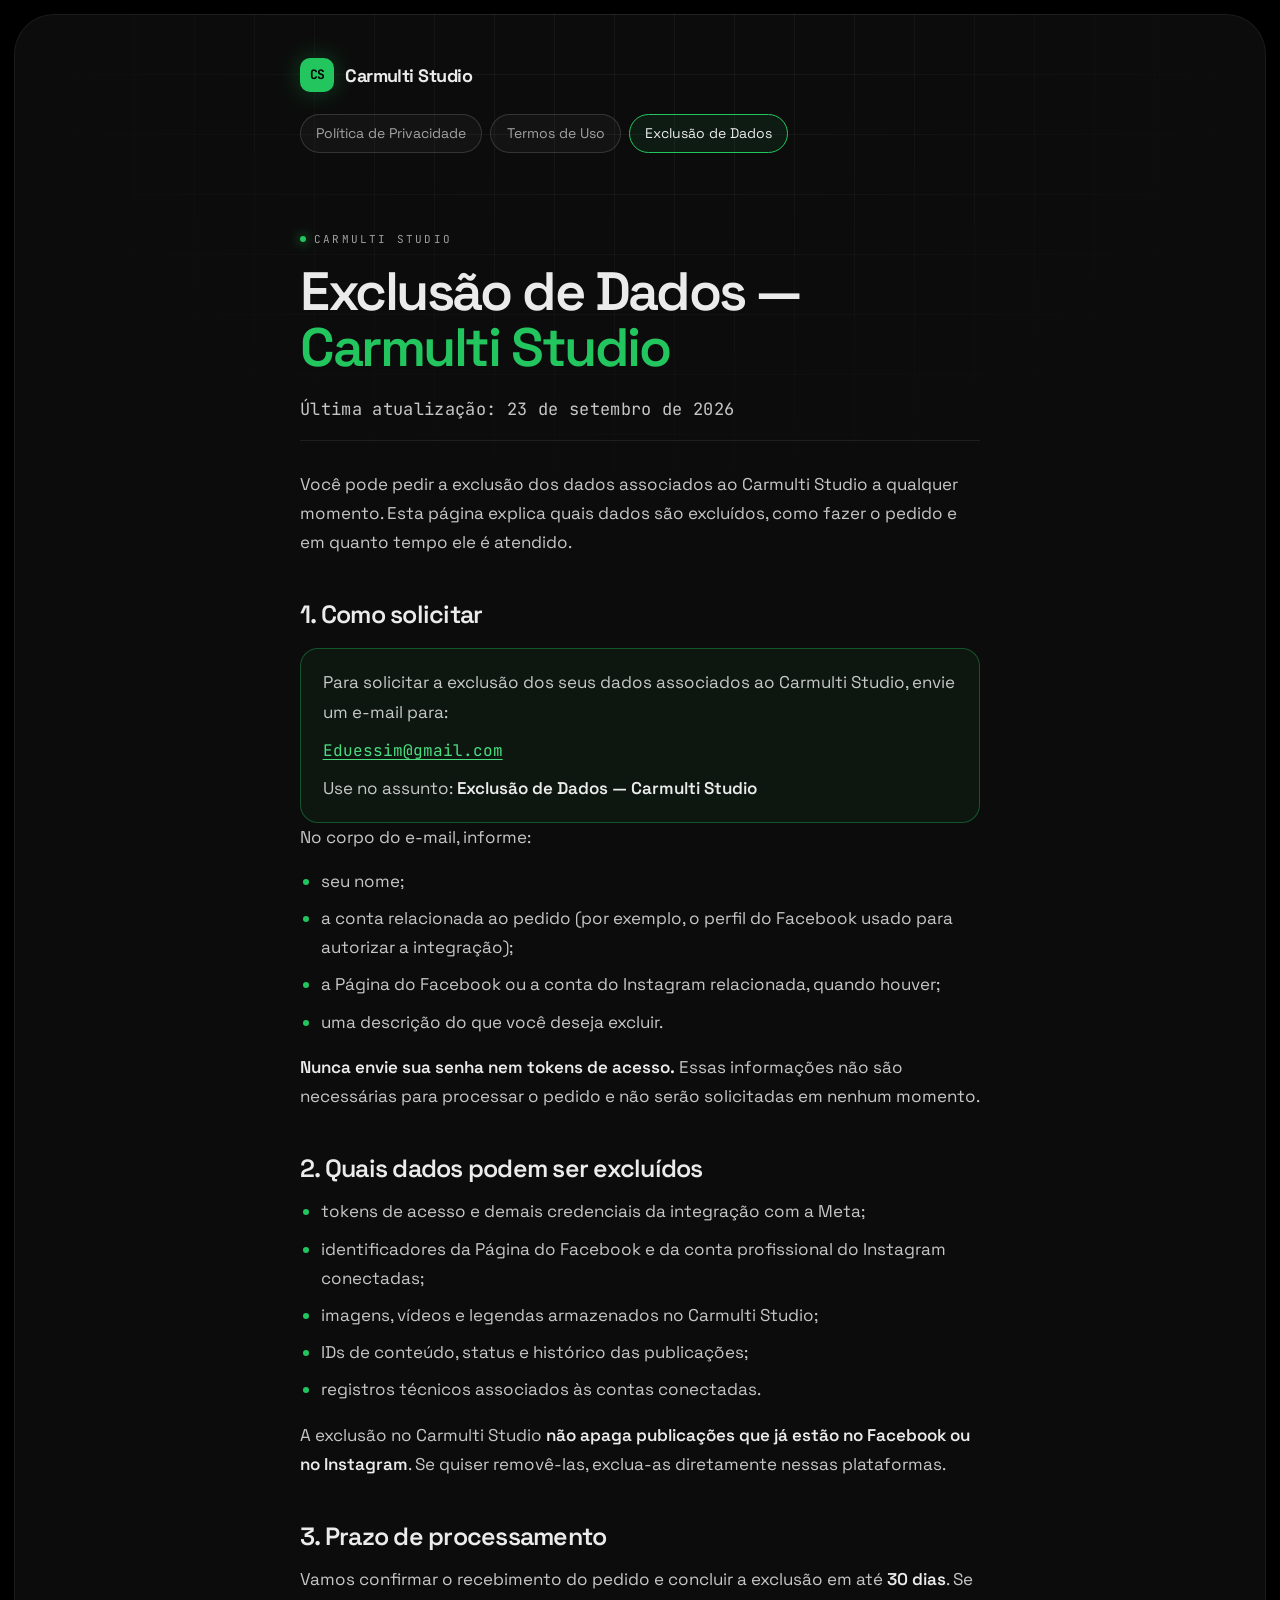
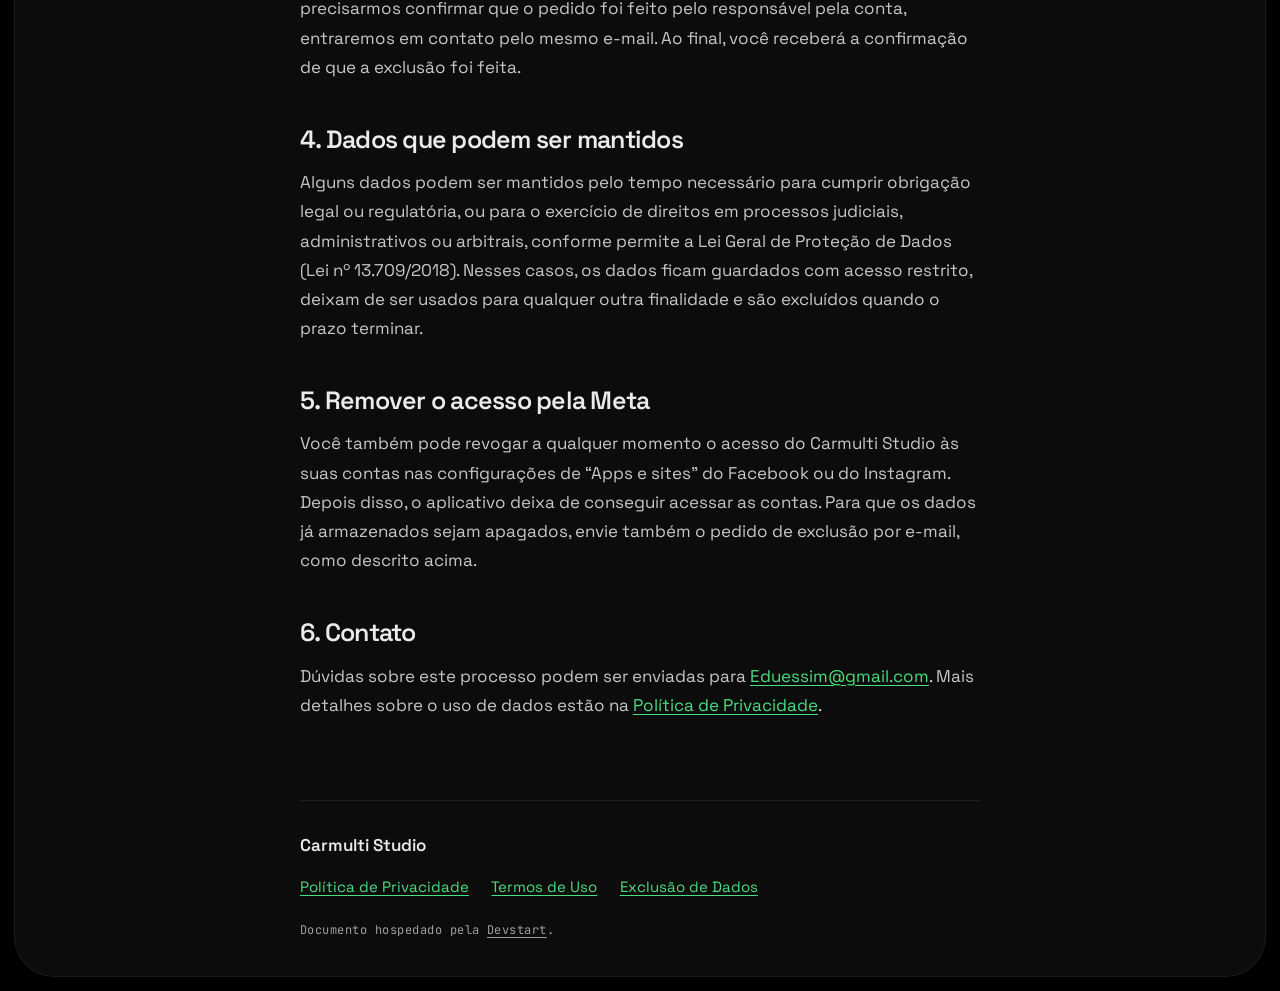
<file: carmulti/exclusao-de-dados/index.html>
<!doctype html>
<html lang="pt-br">
<head>
<meta charset="utf-8">
<meta name="viewport" content="width=device-width,initial-scale=1">
<title>Carmulti Studio | Exclusão de Dados</title>
<meta name="description" content="Como solicitar a exclusão dos dados associados ao Carmulti Studio: quais dados são excluídos, o que informar no pedido e em quanto tempo ele é processado.">
<meta name="robots" content="index, follow">
<link rel="canonical" href="https://devstartoficial.com.br/carmulti/exclusao-de-dados">
<meta property="og:type" content="article">
<meta property="og:title" content="Carmulti Studio | Exclusão de Dados">
<meta property="og:description" content="Instruções para solicitar a exclusão dos dados associados ao Carmulti Studio.">
<meta property="og:url" content="https://devstartoficial.com.br/carmulti/exclusao-de-dados">
<meta property="og:locale" content="pt_BR">
<link rel="icon" type="image/png" href="/assets/favicon.png">
<link rel="preconnect" href="https://fonts.googleapis.com">
<link rel="preconnect" href="https://fonts.gstatic.com" crossorigin>
<link rel="stylesheet" href="https://fonts.googleapis.com/css2?family=Space+Grotesk:wght@400;500;600;700&family=JetBrains+Mono:wght@400;500;700&display=swap">
<link rel="stylesheet" href="/carmulti/legal.css">
</head>
<body>
<a class="skip" href="#conteudo">Pular para o conteúdo</a>
<div class="viewport">
  <div class="shell">
    <div class="wrap">

      <header class="doc-header">
        <div class="brand"><span class="brand-mark" aria-hidden="true">CS</span>Carmulti Studio</div>
        <nav class="doc-nav" aria-label="Documentos do Carmulti Studio">
          <ul>
            <li><a href="/carmulti/politica-de-privacidade">Política de Privacidade</a></li>
            <li><a href="/carmulti/termos-de-uso">Termos de Uso</a></li>
            <li><a href="/carmulti/exclusao-de-dados" aria-current="page">Exclusão de Dados</a></li>
          </ul>
        </nav>
      </header>

      <main id="conteudo" class="doc">
        <span class="eyebrow">Carmulti Studio</span>
        <h1>Exclusão de Dados — <span class="app">Carmulti Studio</span></h1>
        <!-- DATA DE ATUALIZAÇÃO: altere o texto e o atributo datetime -->
        <p class="updated">Última atualização: <time datetime="2026-09-23">23 de setembro de 2026</time></p>

        <p class="lead">Você pode pedir a exclusão dos dados associados ao Carmulti Studio a qualquer momento. Esta página explica quais dados são excluídos, como fazer o pedido e em quanto tempo ele é atendido.</p>

        <section aria-labelledby="e1">
          <h2 id="e1">1. Como solicitar</h2>
          <div class="callout">
            <p>Para solicitar a exclusão dos seus dados associados ao Carmulti Studio, envie um e-mail para:</p>
            <!-- E-MAIL DE CONTATO -->
            <p class="email"><a href="mailto:Eduessim@gmail.com?subject=Exclus%C3%A3o%20de%20Dados%20%E2%80%94%20Carmulti%20Studio">Eduessim@gmail.com</a></p>
            <p>Use no assunto: <strong>Exclusão de Dados — Carmulti Studio</strong></p>
          </div>

          <p>No corpo do e-mail, informe:</p>
          <ul>
            <li>seu nome;</li>
            <li>a conta relacionada ao pedido (por exemplo, o perfil do Facebook usado para autorizar a integração);</li>
            <li>a Página do Facebook ou a conta do Instagram relacionada, quando houver;</li>
            <li>uma descrição do que você deseja excluir.</li>
          </ul>
          <p><strong>Nunca envie sua senha nem tokens de acesso.</strong> Essas informações não são necessárias para processar o pedido e não serão solicitadas em nenhum momento.</p>
        </section>

        <section aria-labelledby="e2">
          <h2 id="e2">2. Quais dados podem ser excluídos</h2>
          <ul>
            <li>tokens de acesso e demais credenciais da integração com a Meta;</li>
            <li>identificadores da Página do Facebook e da conta profissional do Instagram conectadas;</li>
            <li>imagens, vídeos e legendas armazenados no Carmulti Studio;</li>
            <li>IDs de conteúdo, status e histórico das publicações;</li>
            <li>registros técnicos associados às contas conectadas.</li>
          </ul>
          <p>A exclusão no Carmulti Studio <strong>não apaga publicações que já estão no Facebook ou no Instagram</strong>. Se quiser removê-las, exclua-as diretamente nessas plataformas.</p>
        </section>

        <section aria-labelledby="e3">
          <h2 id="e3">3. Prazo de processamento</h2>
          <p>Vamos confirmar o recebimento do pedido e concluir a exclusão em até <strong>30 dias</strong>. Se precisarmos confirmar que o pedido foi feito pelo responsável pela conta, entraremos em contato pelo mesmo e-mail. Ao final, você receberá a confirmação de que a exclusão foi feita.</p>
        </section>

        <section aria-labelledby="e4">
          <h2 id="e4">4. Dados que podem ser mantidos</h2>
          <p>Alguns dados podem ser mantidos pelo tempo necessário para cumprir obrigação legal ou regulatória, ou para o exercício de direitos em processos judiciais, administrativos ou arbitrais, conforme permite a Lei Geral de Proteção de Dados (Lei nº 13.709/2018). Nesses casos, os dados ficam guardados com acesso restrito, deixam de ser usados para qualquer outra finalidade e são excluídos quando o prazo terminar.</p>
        </section>

        <section aria-labelledby="e5">
          <h2 id="e5">5. Remover o acesso pela Meta</h2>
          <p>Você também pode revogar a qualquer momento o acesso do Carmulti Studio às suas contas nas configurações de “Apps e sites” do Facebook ou do Instagram. Depois disso, o aplicativo deixa de conseguir acessar as contas. Para que os dados já armazenados sejam apagados, envie também o pedido de exclusão por e-mail, como descrito acima.</p>
        </section>

        <section aria-labelledby="e6">
          <h2 id="e6">6. Contato</h2>
          <p>Dúvidas sobre este processo podem ser enviadas para <a href="mailto:Eduessim@gmail.com">Eduessim@gmail.com</a>. Mais detalhes sobre o uso de dados estão na <a href="/carmulti/politica-de-privacidade">Política de Privacidade</a>.</p>
        </section>
      </main>

      <footer class="doc-footer">
        <p class="name">Carmulti Studio</p>
        <nav aria-label="Outros documentos">
          <ul>
            <li><a href="/carmulti/politica-de-privacidade">Política de Privacidade</a></li>
            <li><a href="/carmulti/termos-de-uso">Termos de Uso</a></li>
            <li><a href="/carmulti/exclusao-de-dados" aria-current="page">Exclusão de Dados</a></li>
          </ul>
        </nav>
        <p class="hosted">Documento hospedado pela <a href="/">Devstart</a>.</p>
      </footer>

    </div>
  </div>
</div>
</body>
</html>
</file>
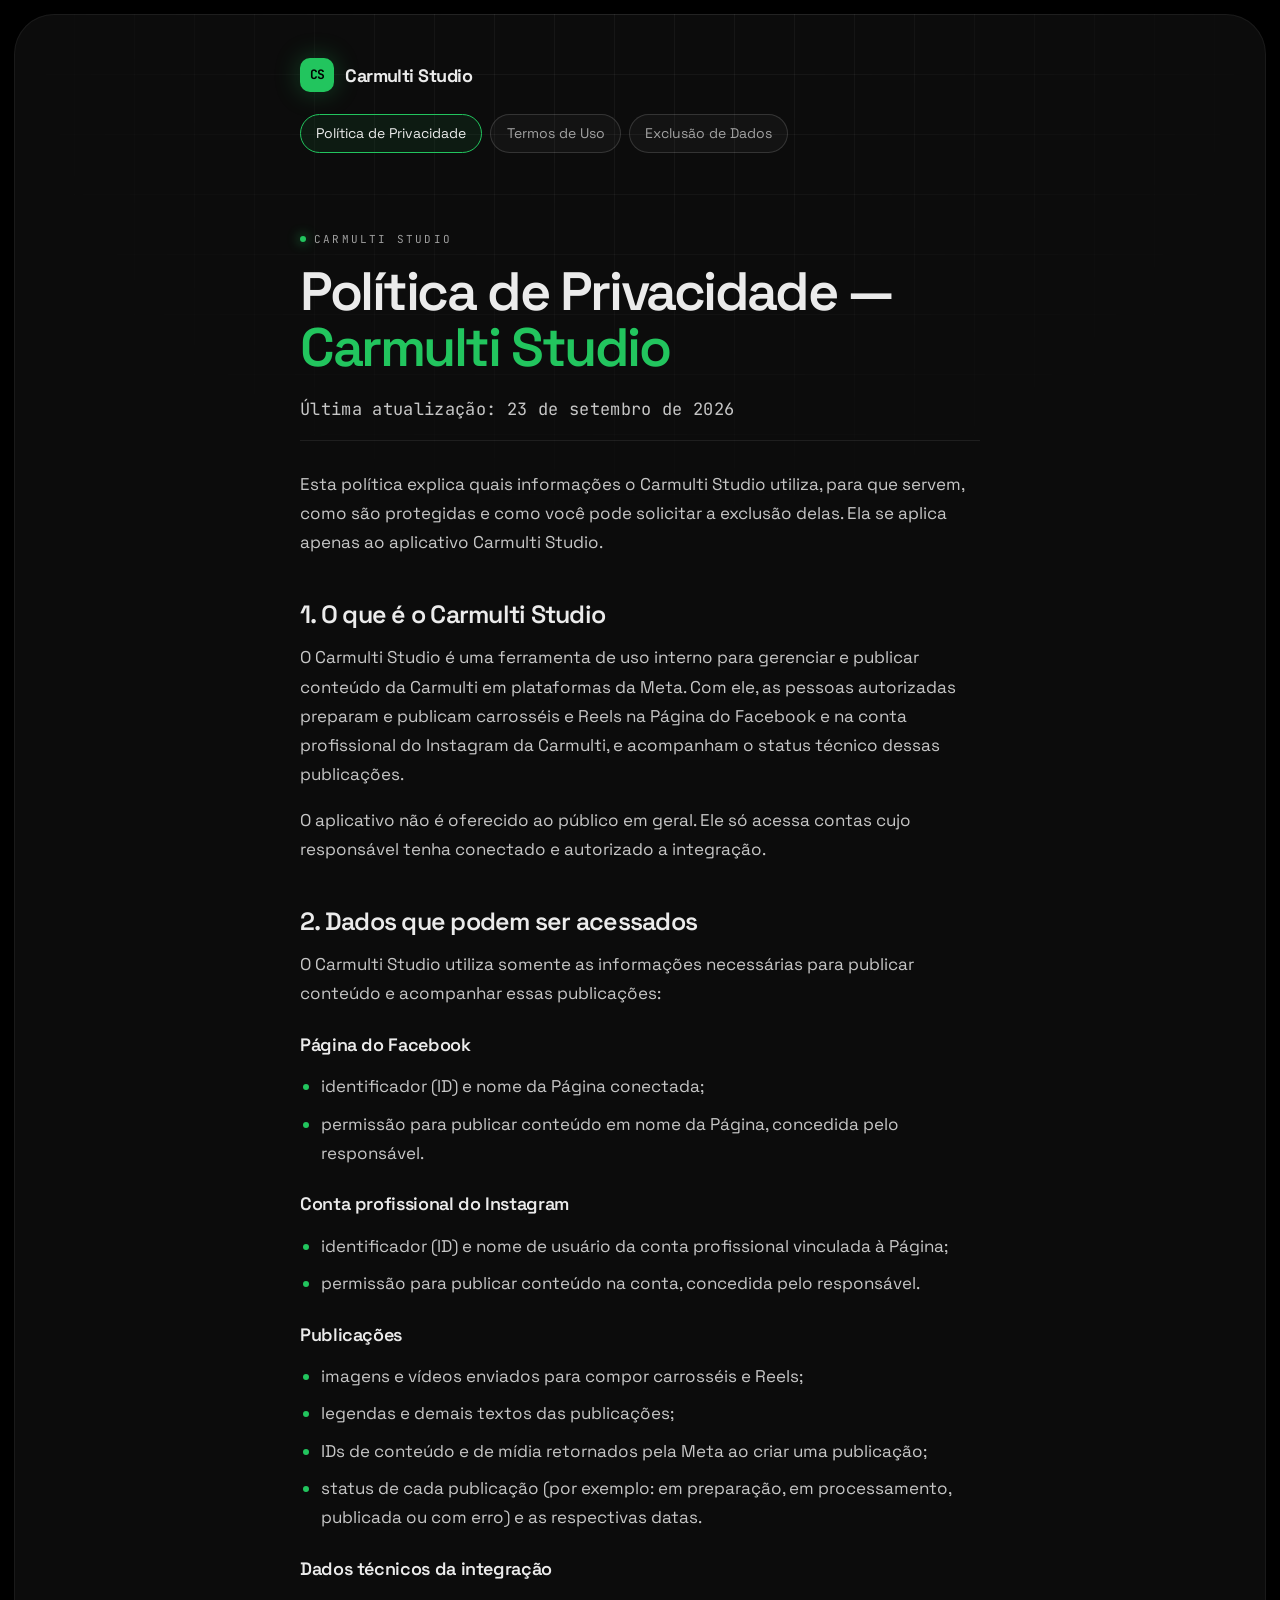
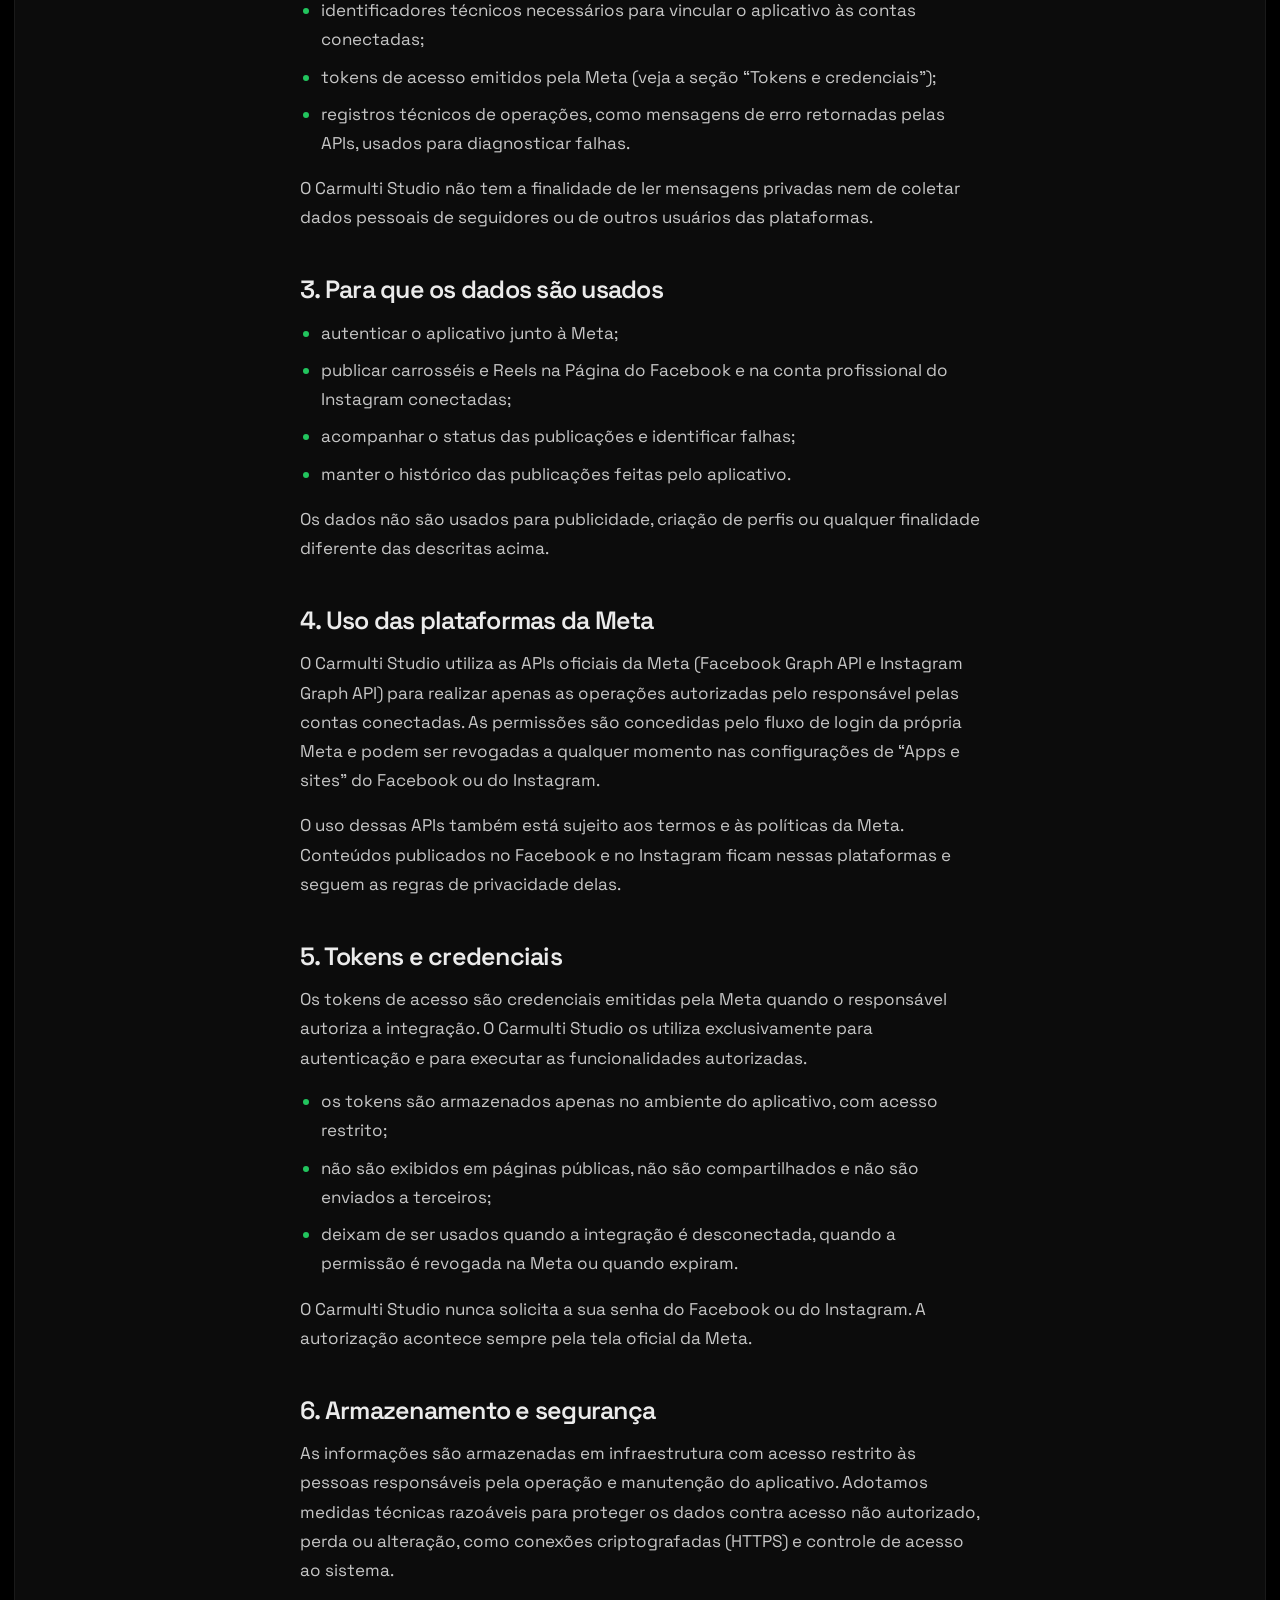
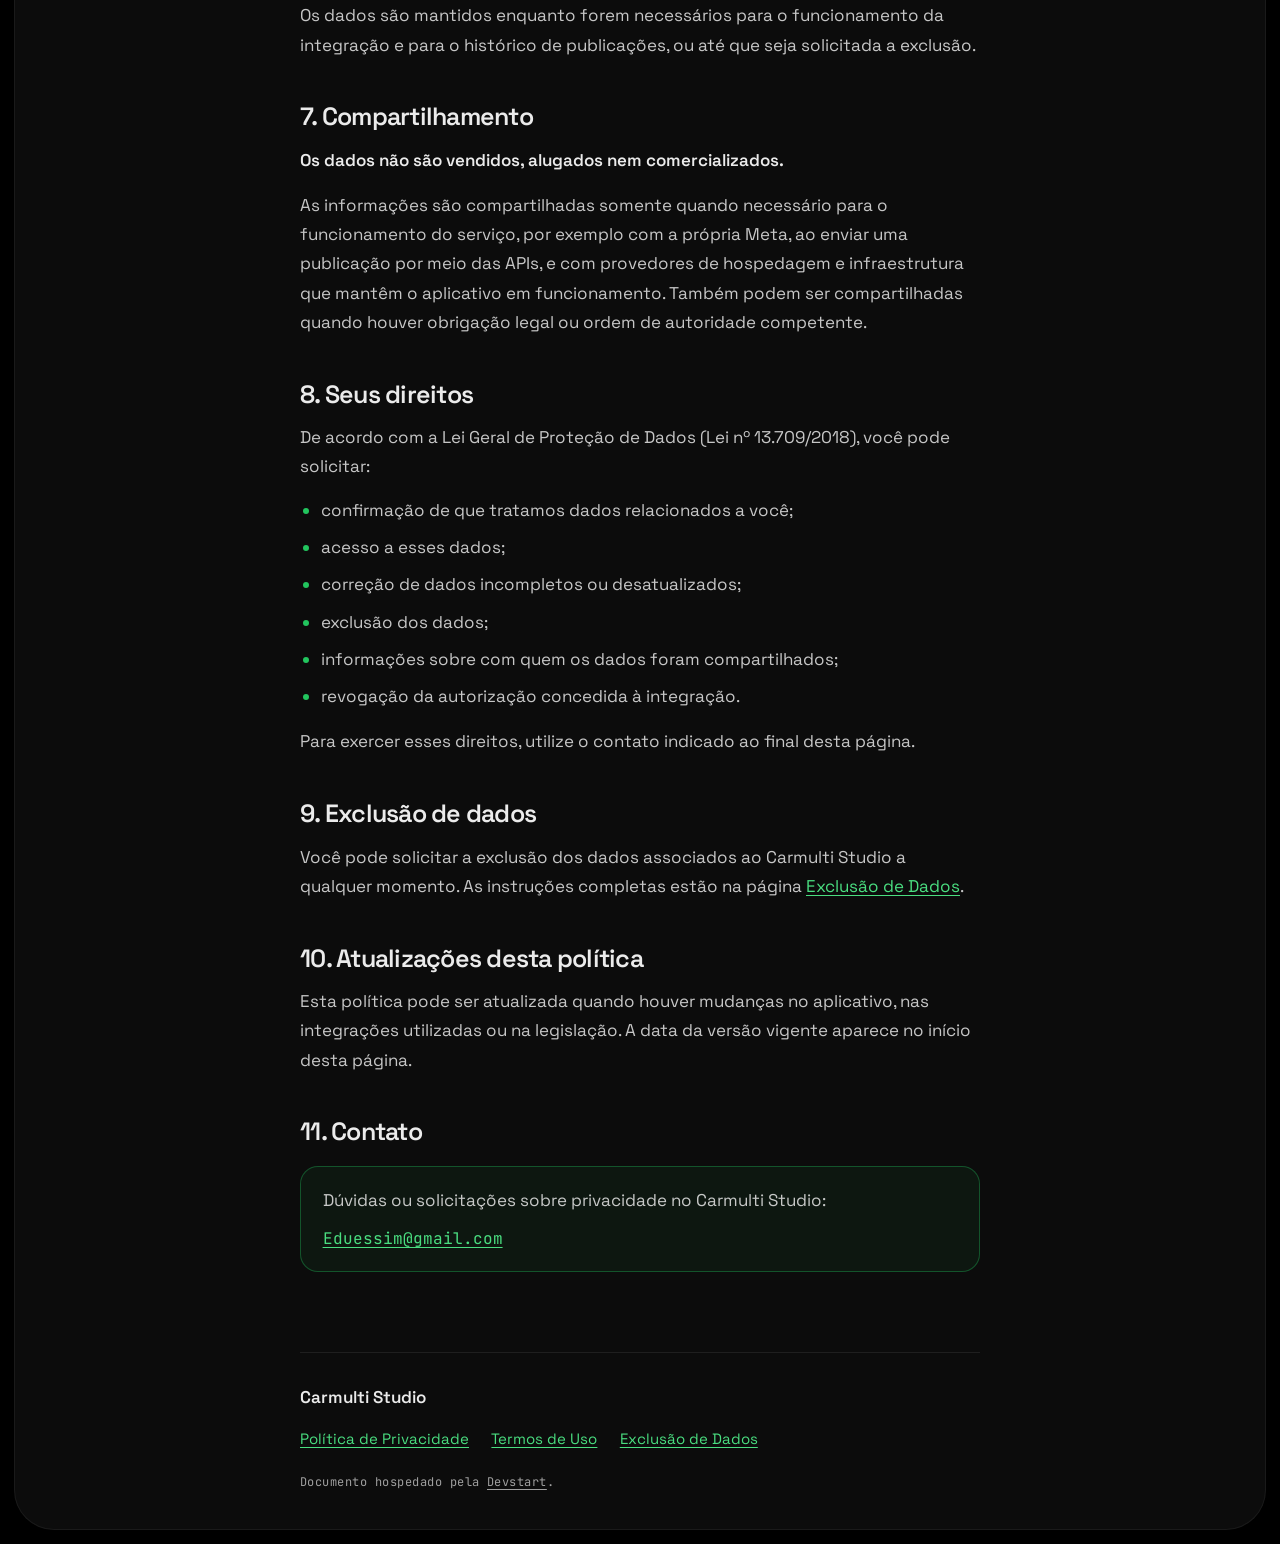
<file: carmulti/politica-de-privacidade/index.html>
<!doctype html>
<html lang="pt-br">
<head>
<meta charset="utf-8">
<meta name="viewport" content="width=device-width,initial-scale=1">
<title>Carmulti Studio | Política de Privacidade</title>
<meta name="description" content="Política de Privacidade do Carmulti Studio: quais dados são usados na integração com Facebook e Instagram, para que servem, como são protegidos e como solicitar a exclusão.">
<meta name="robots" content="index, follow">
<link rel="canonical" href="https://devstartoficial.com.br/carmulti/politica-de-privacidade">
<meta property="og:type" content="article">
<meta property="og:title" content="Carmulti Studio | Política de Privacidade">
<meta property="og:description" content="Como o Carmulti Studio usa e protege os dados da integração com Facebook e Instagram.">
<meta property="og:url" content="https://devstartoficial.com.br/carmulti/politica-de-privacidade">
<meta property="og:locale" content="pt_BR">
<link rel="icon" type="image/png" href="/assets/favicon.png">
<link rel="preconnect" href="https://fonts.googleapis.com">
<link rel="preconnect" href="https://fonts.gstatic.com" crossorigin>
<link rel="stylesheet" href="https://fonts.googleapis.com/css2?family=Space+Grotesk:wght@400;500;600;700&family=JetBrains+Mono:wght@400;500;700&display=swap">
<link rel="stylesheet" href="/carmulti/legal.css">
</head>
<body>
<a class="skip" href="#conteudo">Pular para o conteúdo</a>
<div class="viewport">
  <div class="shell">
    <div class="wrap">

      <header class="doc-header">
        <div class="brand"><span class="brand-mark" aria-hidden="true">CS</span>Carmulti Studio</div>
        <nav class="doc-nav" aria-label="Documentos do Carmulti Studio">
          <ul>
            <li><a href="/carmulti/politica-de-privacidade" aria-current="page">Política de Privacidade</a></li>
            <li><a href="/carmulti/termos-de-uso">Termos de Uso</a></li>
            <li><a href="/carmulti/exclusao-de-dados">Exclusão de Dados</a></li>
          </ul>
        </nav>
      </header>

      <main id="conteudo" class="doc">
        <span class="eyebrow">Carmulti Studio</span>
        <h1>Política de Privacidade — <span class="app">Carmulti Studio</span></h1>
        <!-- DATA DE ATUALIZAÇÃO: altere o texto e o atributo datetime -->
        <p class="updated">Última atualização: <time datetime="2026-09-23">23 de setembro de 2026</time></p>

        <p class="lead">Esta política explica quais informações o Carmulti Studio utiliza, para que servem, como são protegidas e como você pode solicitar a exclusão delas. Ela se aplica apenas ao aplicativo Carmulti Studio.</p>

        <section aria-labelledby="s1">
          <h2 id="s1">1. O que é o Carmulti Studio</h2>
          <p>O Carmulti Studio é uma ferramenta de uso interno para gerenciar e publicar conteúdo da Carmulti em plataformas da Meta. Com ele, as pessoas autorizadas preparam e publicam carrosséis e Reels na Página do Facebook e na conta profissional do Instagram da Carmulti, e acompanham o status técnico dessas publicações.</p>
          <p>O aplicativo não é oferecido ao público em geral. Ele só acessa contas cujo responsável tenha conectado e autorizado a integração.</p>
        </section>

        <section aria-labelledby="s2">
          <h2 id="s2">2. Dados que podem ser acessados</h2>
          <p>O Carmulti Studio utiliza somente as informações necessárias para publicar conteúdo e acompanhar essas publicações:</p>

          <h3>Página do Facebook</h3>
          <ul>
            <li>identificador (ID) e nome da Página conectada;</li>
            <li>permissão para publicar conteúdo em nome da Página, concedida pelo responsável.</li>
          </ul>

          <h3>Conta profissional do Instagram</h3>
          <ul>
            <li>identificador (ID) e nome de usuário da conta profissional vinculada à Página;</li>
            <li>permissão para publicar conteúdo na conta, concedida pelo responsável.</li>
          </ul>

          <h3>Publicações</h3>
          <ul>
            <li>imagens e vídeos enviados para compor carrosséis e Reels;</li>
            <li>legendas e demais textos das publicações;</li>
            <li>IDs de conteúdo e de mídia retornados pela Meta ao criar uma publicação;</li>
            <li>status de cada publicação (por exemplo: em preparação, em processamento, publicada ou com erro) e as respectivas datas.</li>
          </ul>

          <h3>Dados técnicos da integração</h3>
          <ul>
            <li>identificadores técnicos necessários para vincular o aplicativo às contas conectadas;</li>
            <li>tokens de acesso emitidos pela Meta (veja a seção “Tokens e credenciais”);</li>
            <li>registros técnicos de operações, como mensagens de erro retornadas pelas APIs, usados para diagnosticar falhas.</li>
          </ul>

          <p>O Carmulti Studio não tem a finalidade de ler mensagens privadas nem de coletar dados pessoais de seguidores ou de outros usuários das plataformas.</p>
        </section>

        <section aria-labelledby="s3">
          <h2 id="s3">3. Para que os dados são usados</h2>
          <ul>
            <li>autenticar o aplicativo junto à Meta;</li>
            <li>publicar carrosséis e Reels na Página do Facebook e na conta profissional do Instagram conectadas;</li>
            <li>acompanhar o status das publicações e identificar falhas;</li>
            <li>manter o histórico das publicações feitas pelo aplicativo.</li>
          </ul>
          <p>Os dados não são usados para publicidade, criação de perfis ou qualquer finalidade diferente das descritas acima.</p>
        </section>

        <section aria-labelledby="s4">
          <h2 id="s4">4. Uso das plataformas da Meta</h2>
          <p>O Carmulti Studio utiliza as APIs oficiais da Meta (Facebook Graph API e Instagram Graph API) para realizar apenas as operações autorizadas pelo responsável pelas contas conectadas. As permissões são concedidas pelo fluxo de login da própria Meta e podem ser revogadas a qualquer momento nas configurações de “Apps e sites” do Facebook ou do Instagram.</p>
          <p>O uso dessas APIs também está sujeito aos termos e às políticas da Meta. Conteúdos publicados no Facebook e no Instagram ficam nessas plataformas e seguem as regras de privacidade delas.</p>
        </section>

        <section aria-labelledby="s5">
          <h2 id="s5">5. Tokens e credenciais</h2>
          <p>Os tokens de acesso são credenciais emitidas pela Meta quando o responsável autoriza a integração. O Carmulti Studio os utiliza exclusivamente para autenticação e para executar as funcionalidades autorizadas.</p>
          <ul>
            <li>os tokens são armazenados apenas no ambiente do aplicativo, com acesso restrito;</li>
            <li>não são exibidos em páginas públicas, não são compartilhados e não são enviados a terceiros;</li>
            <li>deixam de ser usados quando a integração é desconectada, quando a permissão é revogada na Meta ou quando expiram.</li>
          </ul>
          <p>O Carmulti Studio nunca solicita a sua senha do Facebook ou do Instagram. A autorização acontece sempre pela tela oficial da Meta.</p>
        </section>

        <section aria-labelledby="s6">
          <h2 id="s6">6. Armazenamento e segurança</h2>
          <p>As informações são armazenadas em infraestrutura com acesso restrito às pessoas responsáveis pela operação e manutenção do aplicativo. Adotamos medidas técnicas razoáveis para proteger os dados contra acesso não autorizado, perda ou alteração, como conexões criptografadas (HTTPS) e controle de acesso ao sistema.</p>
          <p>Os dados são mantidos enquanto forem necessários para o funcionamento da integração e para o histórico de publicações, ou até que seja solicitada a exclusão.</p>
        </section>

        <section aria-labelledby="s7">
          <h2 id="s7">7. Compartilhamento</h2>
          <p><strong>Os dados não são vendidos, alugados nem comercializados.</strong></p>
          <p>As informações são compartilhadas somente quando necessário para o funcionamento do serviço, por exemplo com a própria Meta, ao enviar uma publicação por meio das APIs, e com provedores de hospedagem e infraestrutura que mantêm o aplicativo em funcionamento. Também podem ser compartilhadas quando houver obrigação legal ou ordem de autoridade competente.</p>
        </section>

        <section aria-labelledby="s8">
          <h2 id="s8">8. Seus direitos</h2>
          <p>De acordo com a Lei Geral de Proteção de Dados (Lei nº 13.709/2018), você pode solicitar:</p>
          <ul>
            <li>confirmação de que tratamos dados relacionados a você;</li>
            <li>acesso a esses dados;</li>
            <li>correção de dados incompletos ou desatualizados;</li>
            <li>exclusão dos dados;</li>
            <li>informações sobre com quem os dados foram compartilhados;</li>
            <li>revogação da autorização concedida à integração.</li>
          </ul>
          <p>Para exercer esses direitos, utilize o contato indicado ao final desta página.</p>
        </section>

        <section aria-labelledby="s9">
          <h2 id="s9">9. Exclusão de dados</h2>
          <p>Você pode solicitar a exclusão dos dados associados ao Carmulti Studio a qualquer momento. As instruções completas estão na página <a href="/carmulti/exclusao-de-dados">Exclusão de Dados</a>.</p>
        </section>

        <section aria-labelledby="s10">
          <h2 id="s10">10. Atualizações desta política</h2>
          <p>Esta política pode ser atualizada quando houver mudanças no aplicativo, nas integrações utilizadas ou na legislação. A data da versão vigente aparece no início desta página.</p>
        </section>

        <section aria-labelledby="s11">
          <h2 id="s11">11. Contato</h2>
          <div class="callout">
            <p>Dúvidas ou solicitações sobre privacidade no Carmulti Studio:</p>
            <!-- E-MAIL DE CONTATO -->
            <p class="email"><a href="mailto:Eduessim@gmail.com">Eduessim@gmail.com</a></p>
          </div>
        </section>
      </main>

      <footer class="doc-footer">
        <p class="name">Carmulti Studio</p>
        <nav aria-label="Outros documentos">
          <ul>
            <li><a href="/carmulti/politica-de-privacidade" aria-current="page">Política de Privacidade</a></li>
            <li><a href="/carmulti/termos-de-uso">Termos de Uso</a></li>
            <li><a href="/carmulti/exclusao-de-dados">Exclusão de Dados</a></li>
          </ul>
        </nav>
        <p class="hosted">Documento hospedado pela <a href="/">Devstart</a>.</p>
      </footer>

    </div>
  </div>
</div>
</body>
</html>
</file>
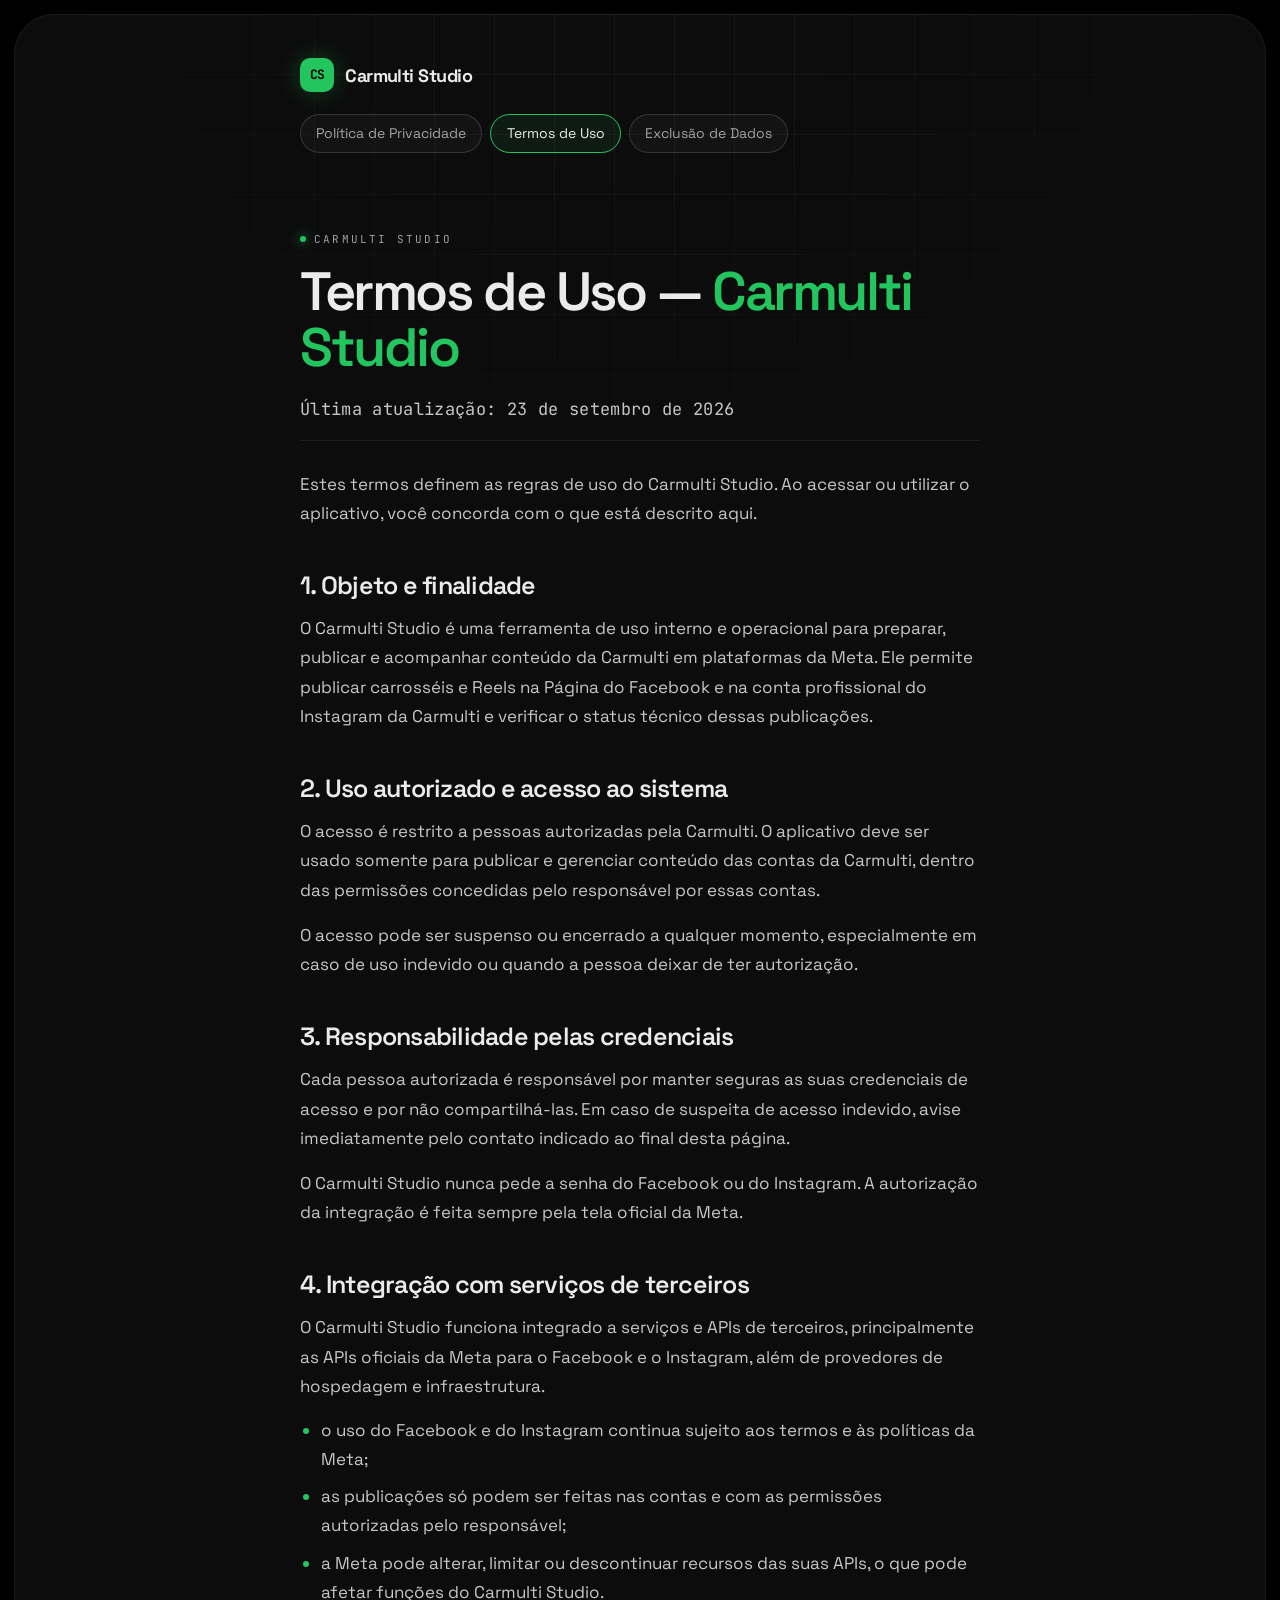
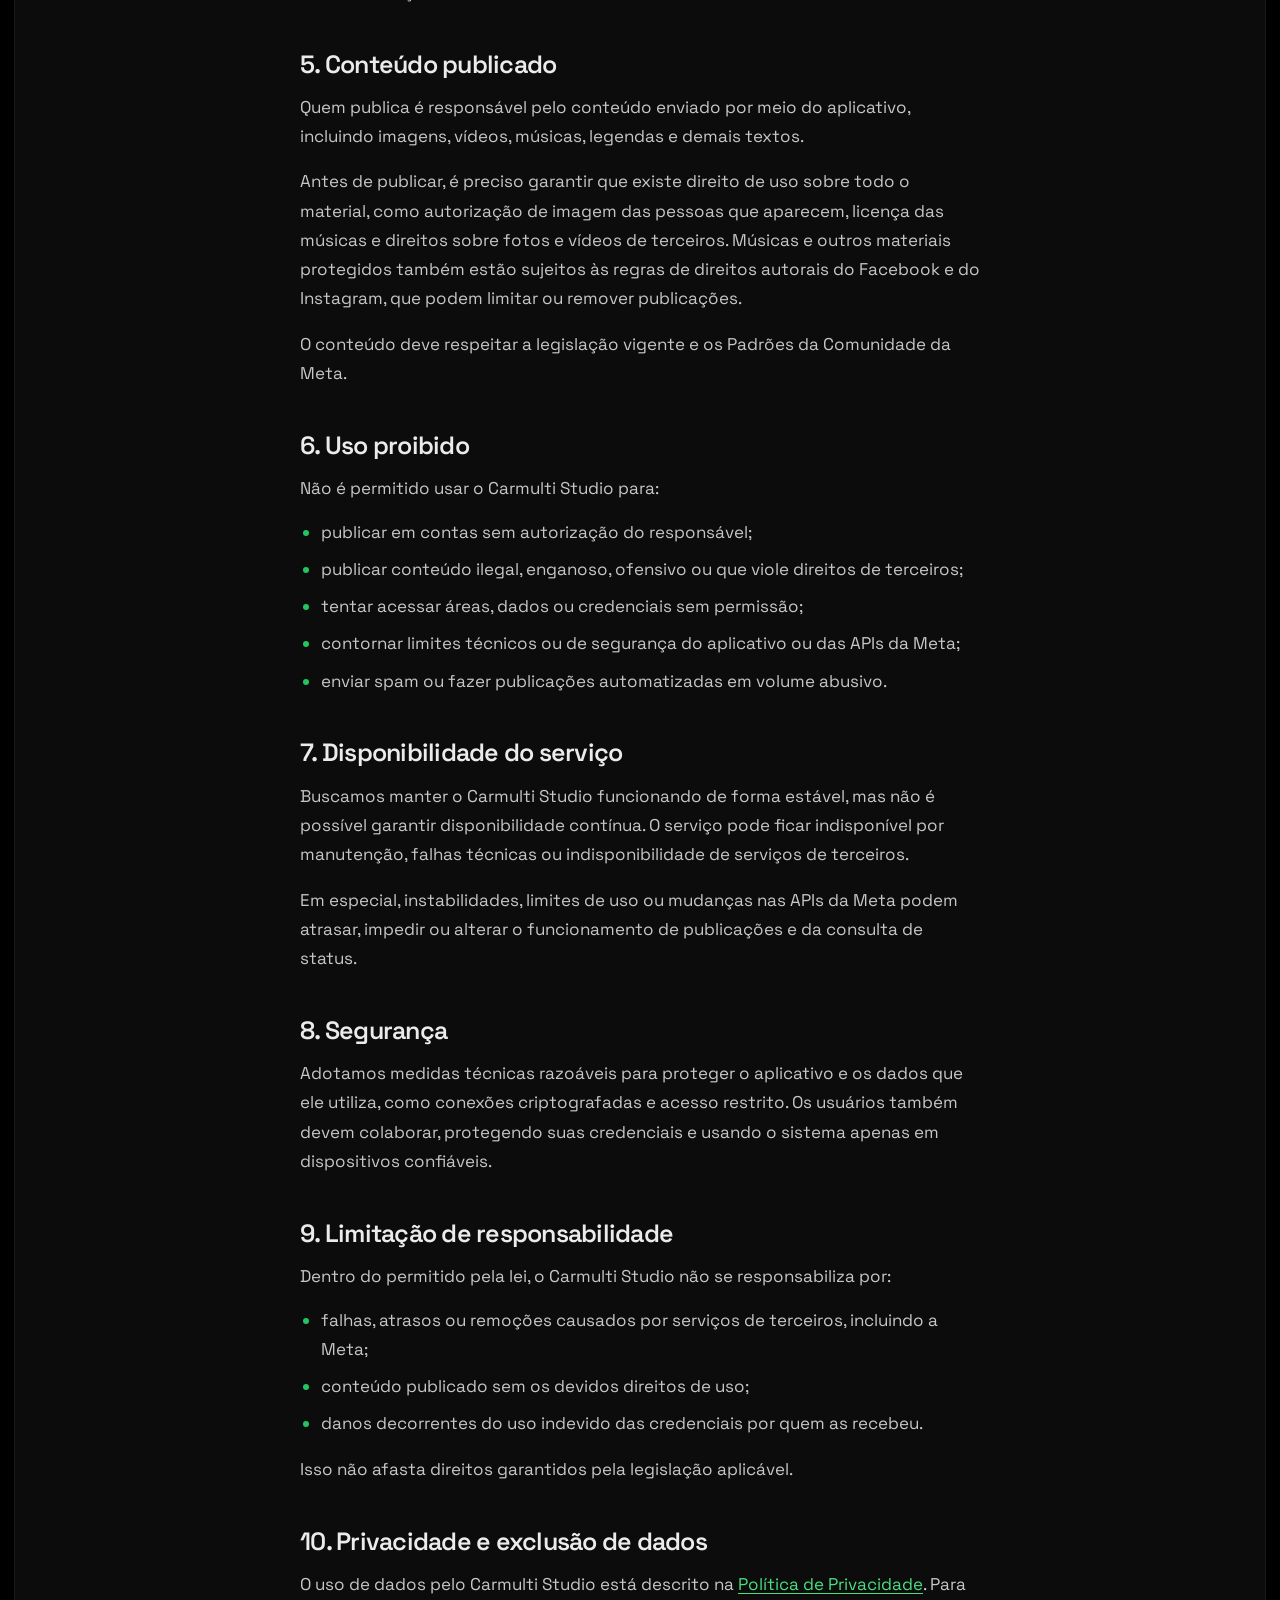
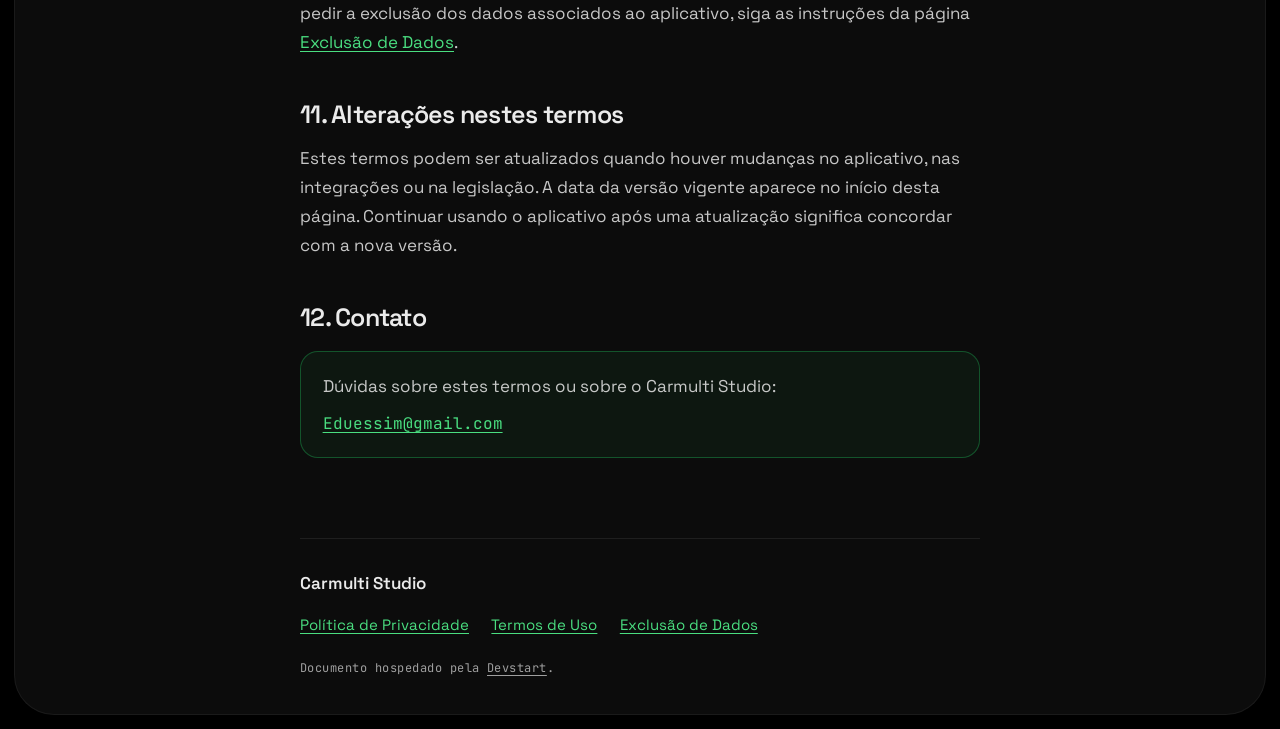
<file: carmulti/termos-de-uso/index.html>
<!doctype html>
<html lang="pt-br">
<head>
<meta charset="utf-8">
<meta name="viewport" content="width=device-width,initial-scale=1">
<title>Carmulti Studio | Termos de Uso</title>
<meta name="description" content="Termos de Uso do Carmulti Studio, ferramenta interna para publicar carrosséis e Reels da Carmulti no Facebook e no Instagram.">
<meta name="robots" content="index, follow">
<link rel="canonical" href="https://devstartoficial.com.br/carmulti/termos-de-uso">
<meta property="og:type" content="article">
<meta property="og:title" content="Carmulti Studio | Termos de Uso">
<meta property="og:description" content="Regras de uso do Carmulti Studio e da integração com Facebook e Instagram.">
<meta property="og:url" content="https://devstartoficial.com.br/carmulti/termos-de-uso">
<meta property="og:locale" content="pt_BR">
<link rel="icon" type="image/png" href="/assets/favicon.png">
<link rel="preconnect" href="https://fonts.googleapis.com">
<link rel="preconnect" href="https://fonts.gstatic.com" crossorigin>
<link rel="stylesheet" href="https://fonts.googleapis.com/css2?family=Space+Grotesk:wght@400;500;600;700&family=JetBrains+Mono:wght@400;500;700&display=swap">
<link rel="stylesheet" href="/carmulti/legal.css">
</head>
<body>
<a class="skip" href="#conteudo">Pular para o conteúdo</a>
<div class="viewport">
  <div class="shell">
    <div class="wrap">

      <header class="doc-header">
        <div class="brand"><span class="brand-mark" aria-hidden="true">CS</span>Carmulti Studio</div>
        <nav class="doc-nav" aria-label="Documentos do Carmulti Studio">
          <ul>
            <li><a href="/carmulti/politica-de-privacidade">Política de Privacidade</a></li>
            <li><a href="/carmulti/termos-de-uso" aria-current="page">Termos de Uso</a></li>
            <li><a href="/carmulti/exclusao-de-dados">Exclusão de Dados</a></li>
          </ul>
        </nav>
      </header>

      <main id="conteudo" class="doc">
        <span class="eyebrow">Carmulti Studio</span>
        <h1>Termos de Uso — <span class="app">Carmulti Studio</span></h1>
        <!-- DATA DE ATUALIZAÇÃO: altere o texto e o atributo datetime -->
        <p class="updated">Última atualização: <time datetime="2026-09-23">23 de setembro de 2026</time></p>

        <p class="lead">Estes termos definem as regras de uso do Carmulti Studio. Ao acessar ou utilizar o aplicativo, você concorda com o que está descrito aqui.</p>

        <section aria-labelledby="t1">
          <h2 id="t1">1. Objeto e finalidade</h2>
          <p>O Carmulti Studio é uma ferramenta de uso interno e operacional para preparar, publicar e acompanhar conteúdo da Carmulti em plataformas da Meta. Ele permite publicar carrosséis e Reels na Página do Facebook e na conta profissional do Instagram da Carmulti e verificar o status técnico dessas publicações.</p>
        </section>

        <section aria-labelledby="t2">
          <h2 id="t2">2. Uso autorizado e acesso ao sistema</h2>
          <p>O acesso é restrito a pessoas autorizadas pela Carmulti. O aplicativo deve ser usado somente para publicar e gerenciar conteúdo das contas da Carmulti, dentro das permissões concedidas pelo responsável por essas contas.</p>
          <p>O acesso pode ser suspenso ou encerrado a qualquer momento, especialmente em caso de uso indevido ou quando a pessoa deixar de ter autorização.</p>
        </section>

        <section aria-labelledby="t3">
          <h2 id="t3">3. Responsabilidade pelas credenciais</h2>
          <p>Cada pessoa autorizada é responsável por manter seguras as suas credenciais de acesso e por não compartilhá-las. Em caso de suspeita de acesso indevido, avise imediatamente pelo contato indicado ao final desta página.</p>
          <p>O Carmulti Studio nunca pede a senha do Facebook ou do Instagram. A autorização da integração é feita sempre pela tela oficial da Meta.</p>
        </section>

        <section aria-labelledby="t4">
          <h2 id="t4">4. Integração com serviços de terceiros</h2>
          <p>O Carmulti Studio funciona integrado a serviços e APIs de terceiros, principalmente as APIs oficiais da Meta para o Facebook e o Instagram, além de provedores de hospedagem e infraestrutura.</p>
          <ul>
            <li>o uso do Facebook e do Instagram continua sujeito aos termos e às políticas da Meta;</li>
            <li>as publicações só podem ser feitas nas contas e com as permissões autorizadas pelo responsável;</li>
            <li>a Meta pode alterar, limitar ou descontinuar recursos das suas APIs, o que pode afetar funções do Carmulti Studio.</li>
          </ul>
        </section>

        <section aria-labelledby="t5">
          <h2 id="t5">5. Conteúdo publicado</h2>
          <p>Quem publica é responsável pelo conteúdo enviado por meio do aplicativo, incluindo imagens, vídeos, músicas, legendas e demais textos.</p>
          <p>Antes de publicar, é preciso garantir que existe direito de uso sobre todo o material, como autorização de imagem das pessoas que aparecem, licença das músicas e direitos sobre fotos e vídeos de terceiros. Músicas e outros materiais protegidos também estão sujeitos às regras de direitos autorais do Facebook e do Instagram, que podem limitar ou remover publicações.</p>
          <p>O conteúdo deve respeitar a legislação vigente e os Padrões da Comunidade da Meta.</p>
        </section>

        <section aria-labelledby="t6">
          <h2 id="t6">6. Uso proibido</h2>
          <p>Não é permitido usar o Carmulti Studio para:</p>
          <ul>
            <li>publicar em contas sem autorização do responsável;</li>
            <li>publicar conteúdo ilegal, enganoso, ofensivo ou que viole direitos de terceiros;</li>
            <li>tentar acessar áreas, dados ou credenciais sem permissão;</li>
            <li>contornar limites técnicos ou de segurança do aplicativo ou das APIs da Meta;</li>
            <li>enviar spam ou fazer publicações automatizadas em volume abusivo.</li>
          </ul>
        </section>

        <section aria-labelledby="t7">
          <h2 id="t7">7. Disponibilidade do serviço</h2>
          <p>Buscamos manter o Carmulti Studio funcionando de forma estável, mas não é possível garantir disponibilidade contínua. O serviço pode ficar indisponível por manutenção, falhas técnicas ou indisponibilidade de serviços de terceiros.</p>
          <p>Em especial, instabilidades, limites de uso ou mudanças nas APIs da Meta podem atrasar, impedir ou alterar o funcionamento de publicações e da consulta de status.</p>
        </section>

        <section aria-labelledby="t8">
          <h2 id="t8">8. Segurança</h2>
          <p>Adotamos medidas técnicas razoáveis para proteger o aplicativo e os dados que ele utiliza, como conexões criptografadas e acesso restrito. Os usuários também devem colaborar, protegendo suas credenciais e usando o sistema apenas em dispositivos confiáveis.</p>
        </section>

        <section aria-labelledby="t9">
          <h2 id="t9">9. Limitação de responsabilidade</h2>
          <p>Dentro do permitido pela lei, o Carmulti Studio não se responsabiliza por:</p>
          <ul>
            <li>falhas, atrasos ou remoções causados por serviços de terceiros, incluindo a Meta;</li>
            <li>conteúdo publicado sem os devidos direitos de uso;</li>
            <li>danos decorrentes do uso indevido das credenciais por quem as recebeu.</li>
          </ul>
          <p>Isso não afasta direitos garantidos pela legislação aplicável.</p>
        </section>

        <section aria-labelledby="t10">
          <h2 id="t10">10. Privacidade e exclusão de dados</h2>
          <p>O uso de dados pelo Carmulti Studio está descrito na <a href="/carmulti/politica-de-privacidade">Política de Privacidade</a>. Para pedir a exclusão dos dados associados ao aplicativo, siga as instruções da página <a href="/carmulti/exclusao-de-dados">Exclusão de Dados</a>.</p>
        </section>

        <section aria-labelledby="t11">
          <h2 id="t11">11. Alterações nestes termos</h2>
          <p>Estes termos podem ser atualizados quando houver mudanças no aplicativo, nas integrações ou na legislação. A data da versão vigente aparece no início desta página. Continuar usando o aplicativo após uma atualização significa concordar com a nova versão.</p>
        </section>

        <section aria-labelledby="t12">
          <h2 id="t12">12. Contato</h2>
          <div class="callout">
            <p>Dúvidas sobre estes termos ou sobre o Carmulti Studio:</p>
            <!-- E-MAIL DE CONTATO -->
            <p class="email"><a href="mailto:Eduessim@gmail.com">Eduessim@gmail.com</a></p>
          </div>
        </section>
      </main>

      <footer class="doc-footer">
        <p class="name">Carmulti Studio</p>
        <nav aria-label="Outros documentos">
          <ul>
            <li><a href="/carmulti/politica-de-privacidade">Política de Privacidade</a></li>
            <li><a href="/carmulti/termos-de-uso" aria-current="page">Termos de Uso</a></li>
            <li><a href="/carmulti/exclusao-de-dados">Exclusão de Dados</a></li>
          </ul>
        </nav>
        <p class="hosted">Documento hospedado pela <a href="/">Devstart</a>.</p>
      </footer>

    </div>
  </div>
</div>
</body>
</html>
</file>
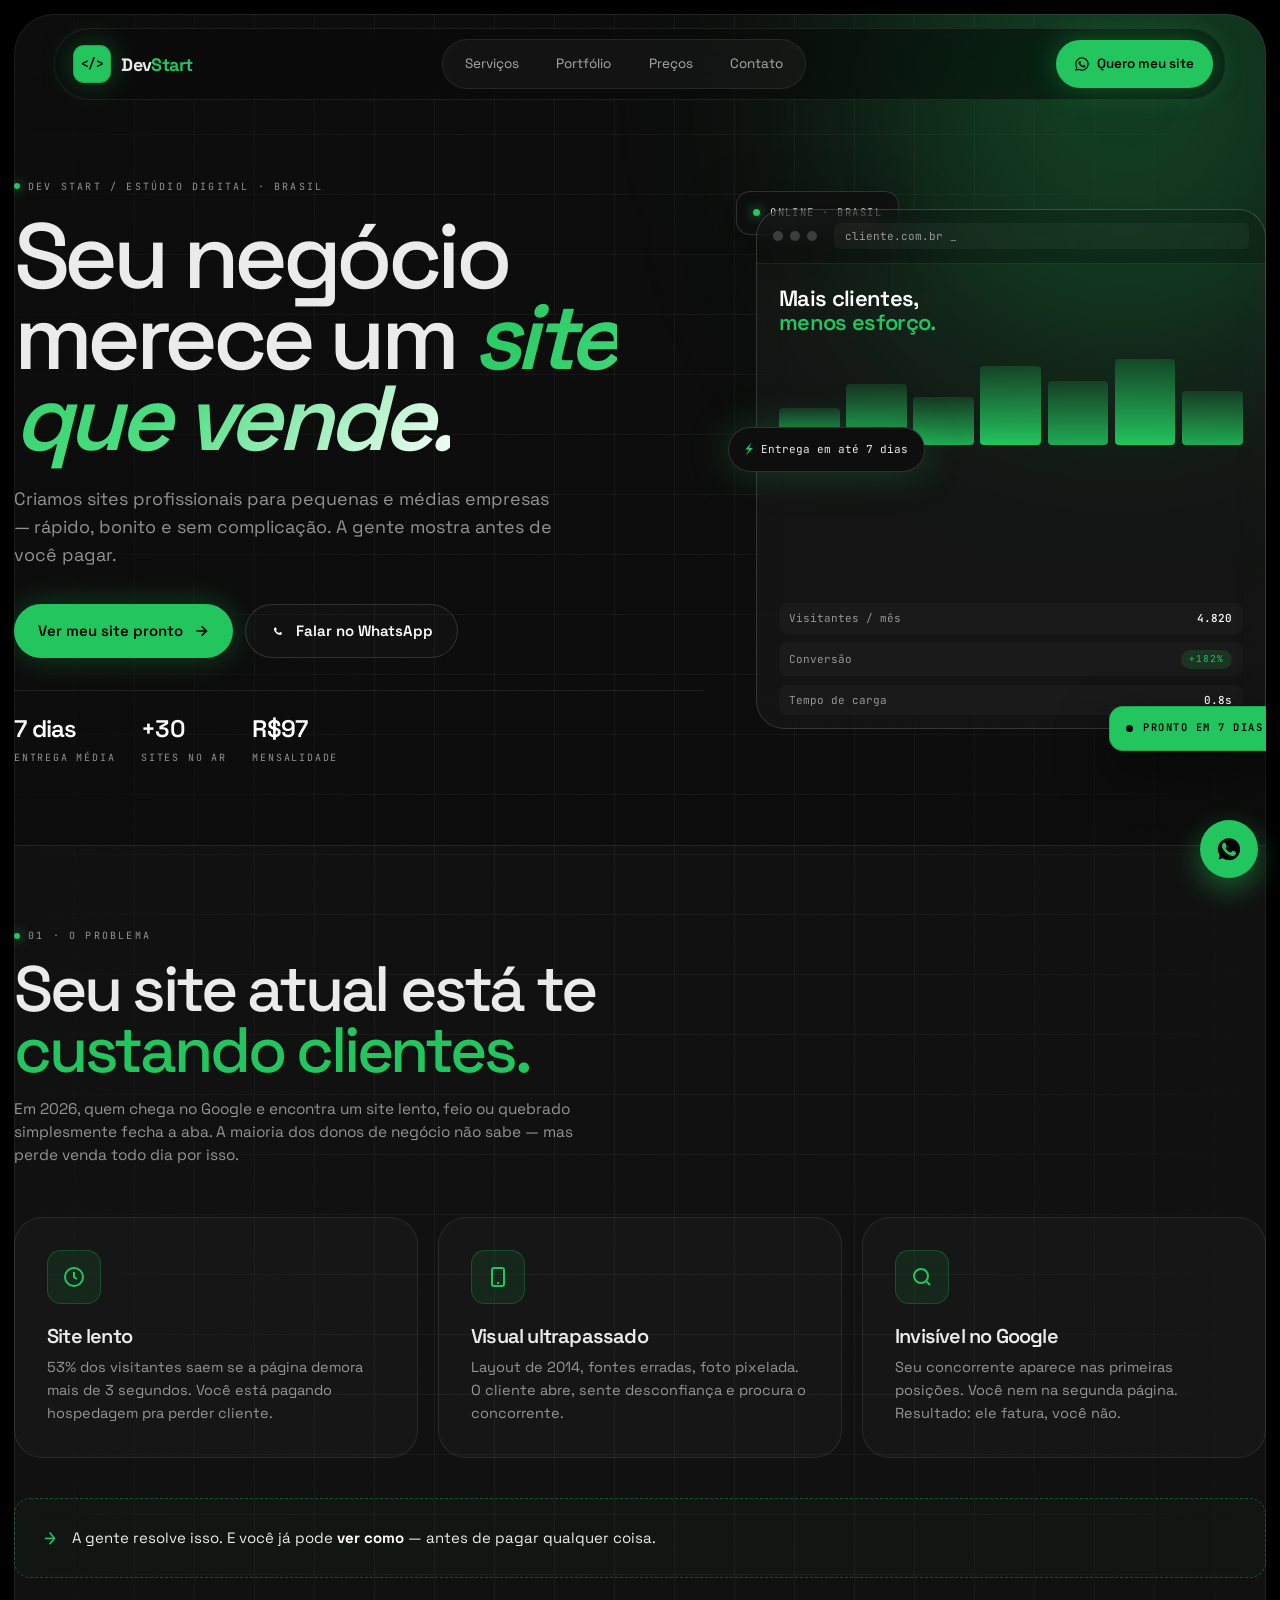
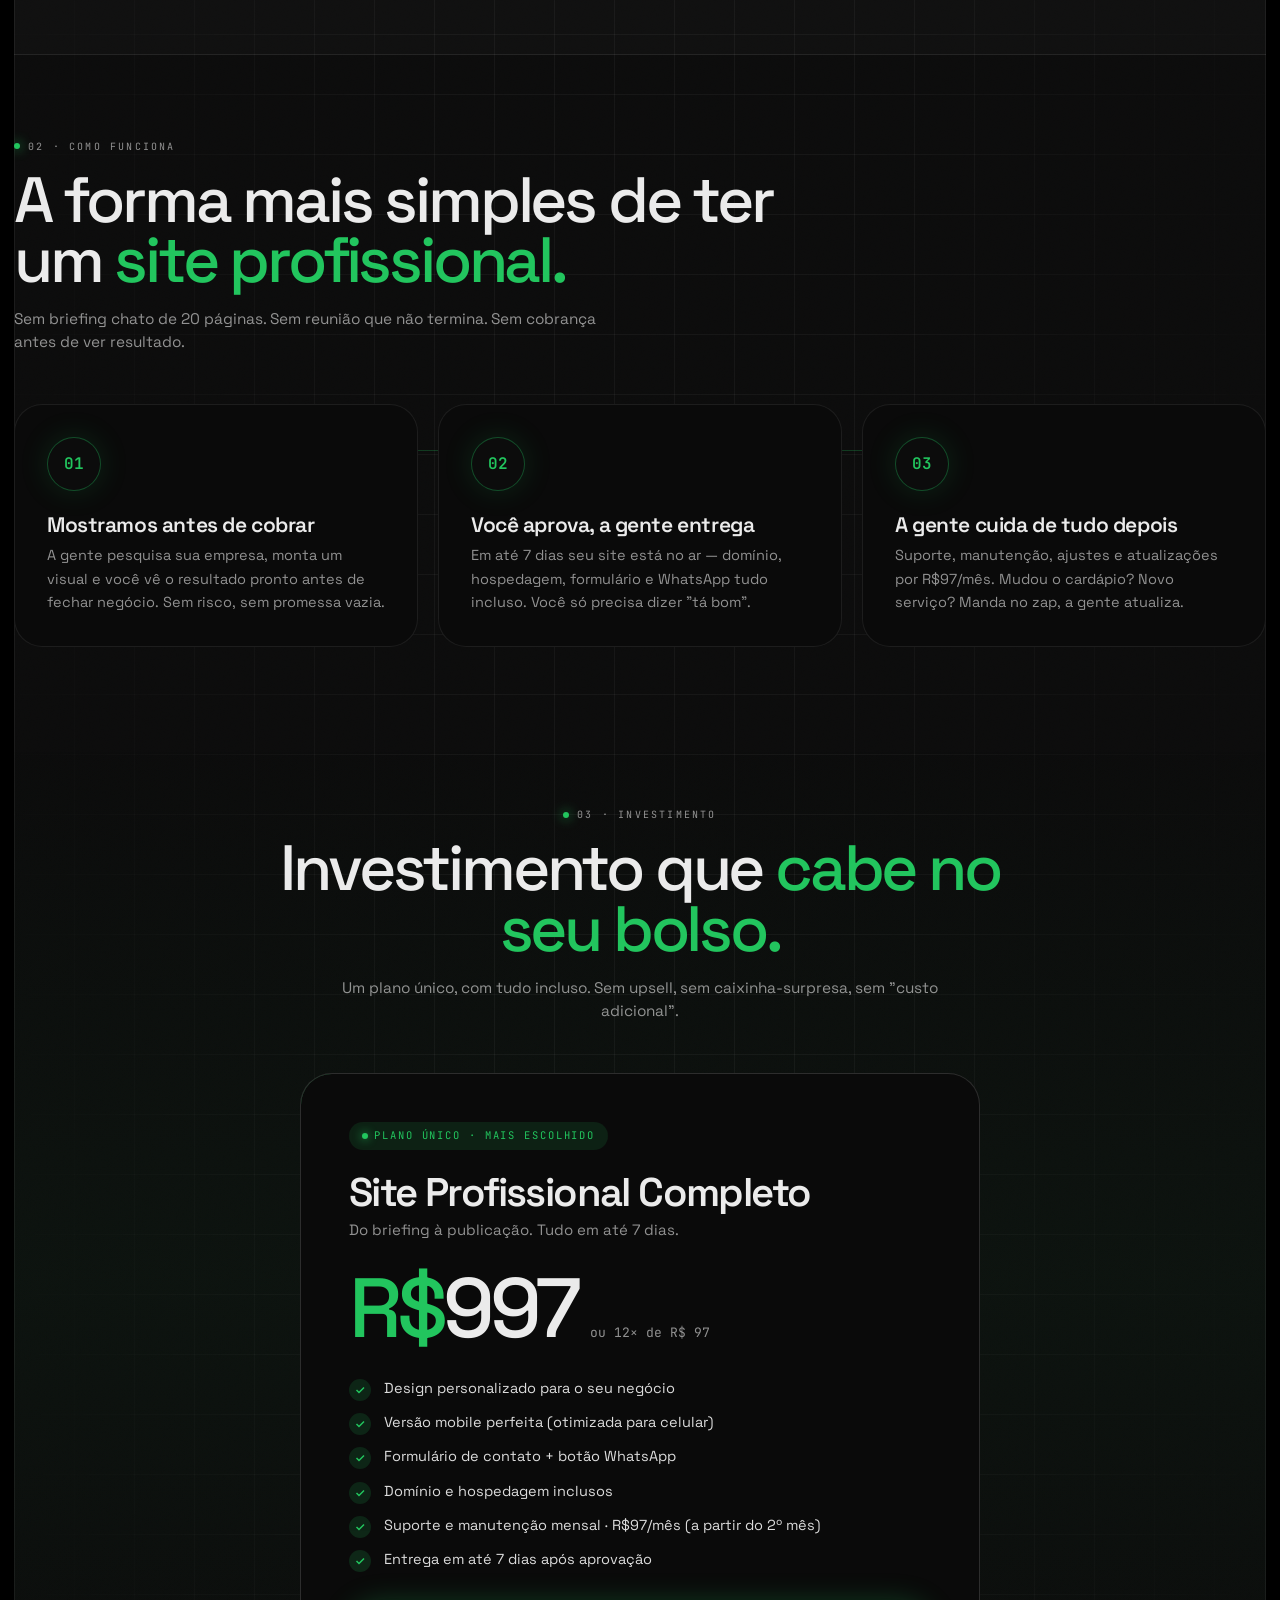
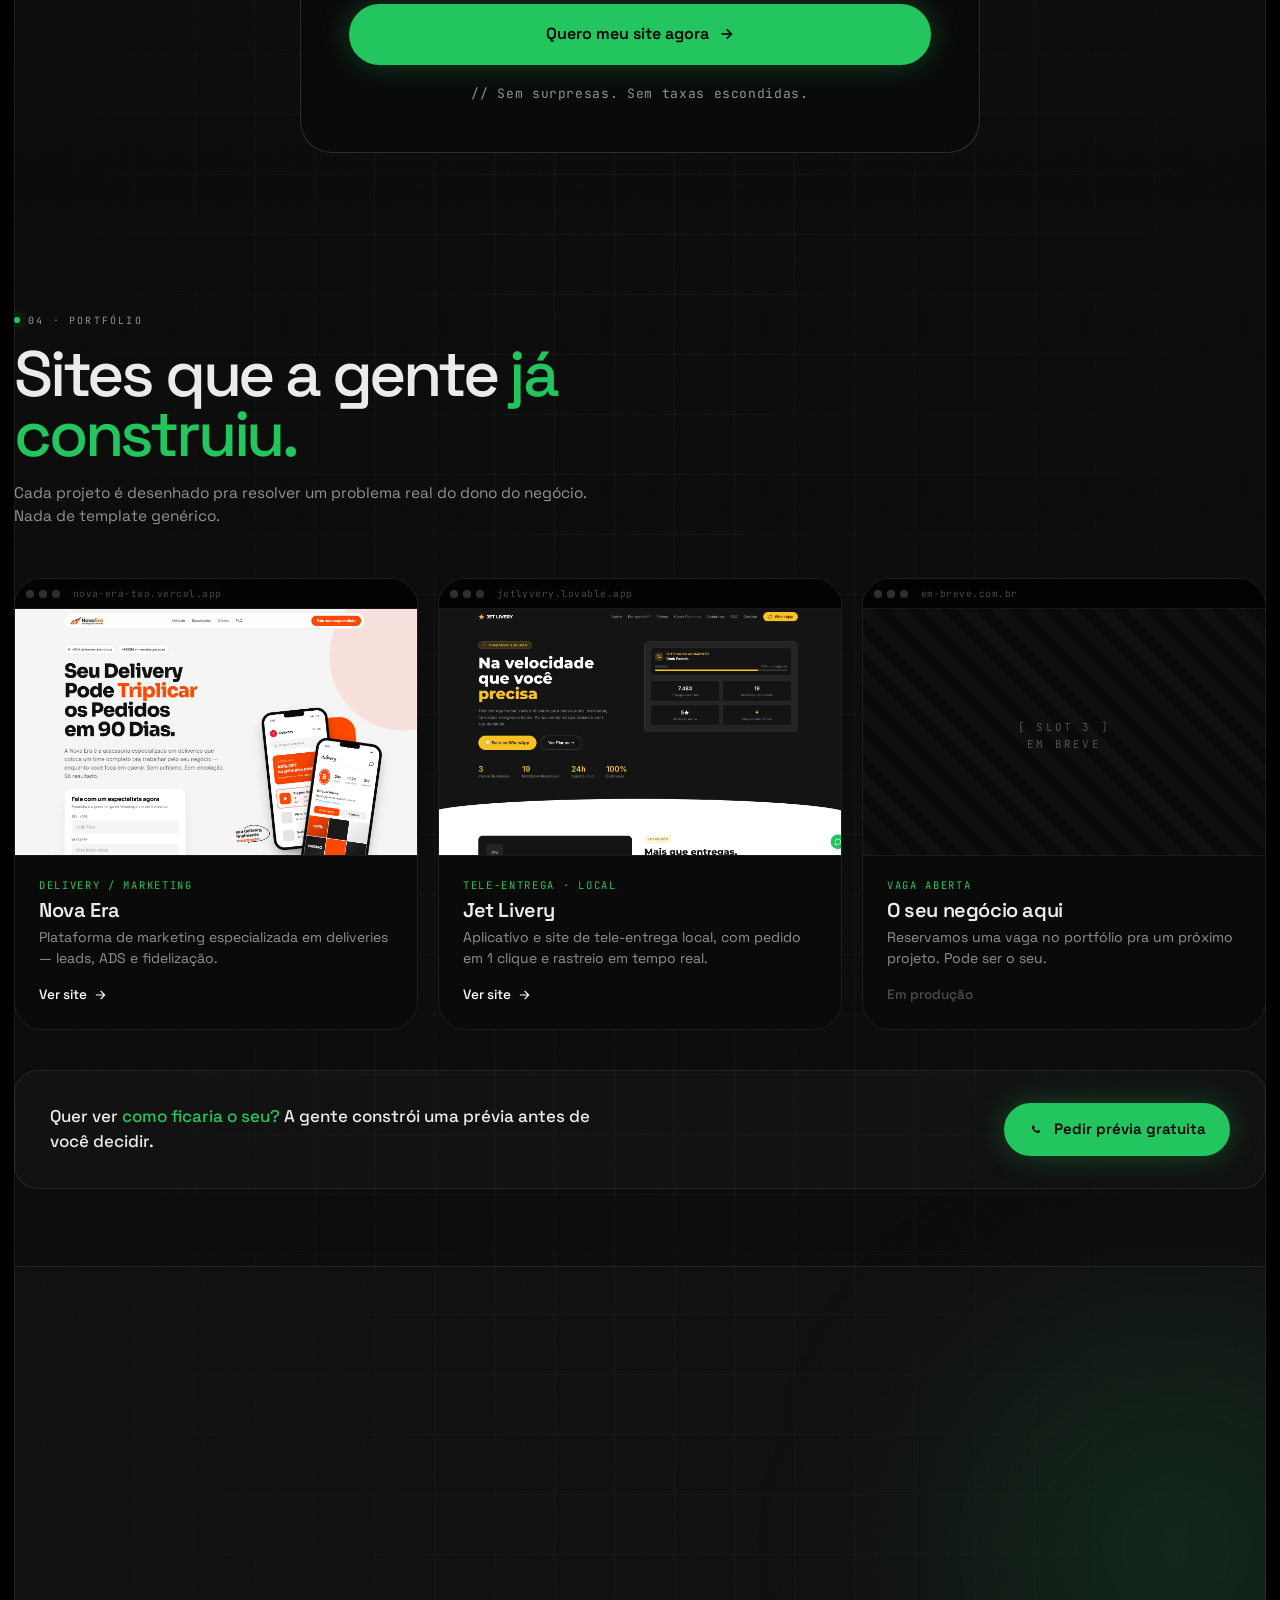
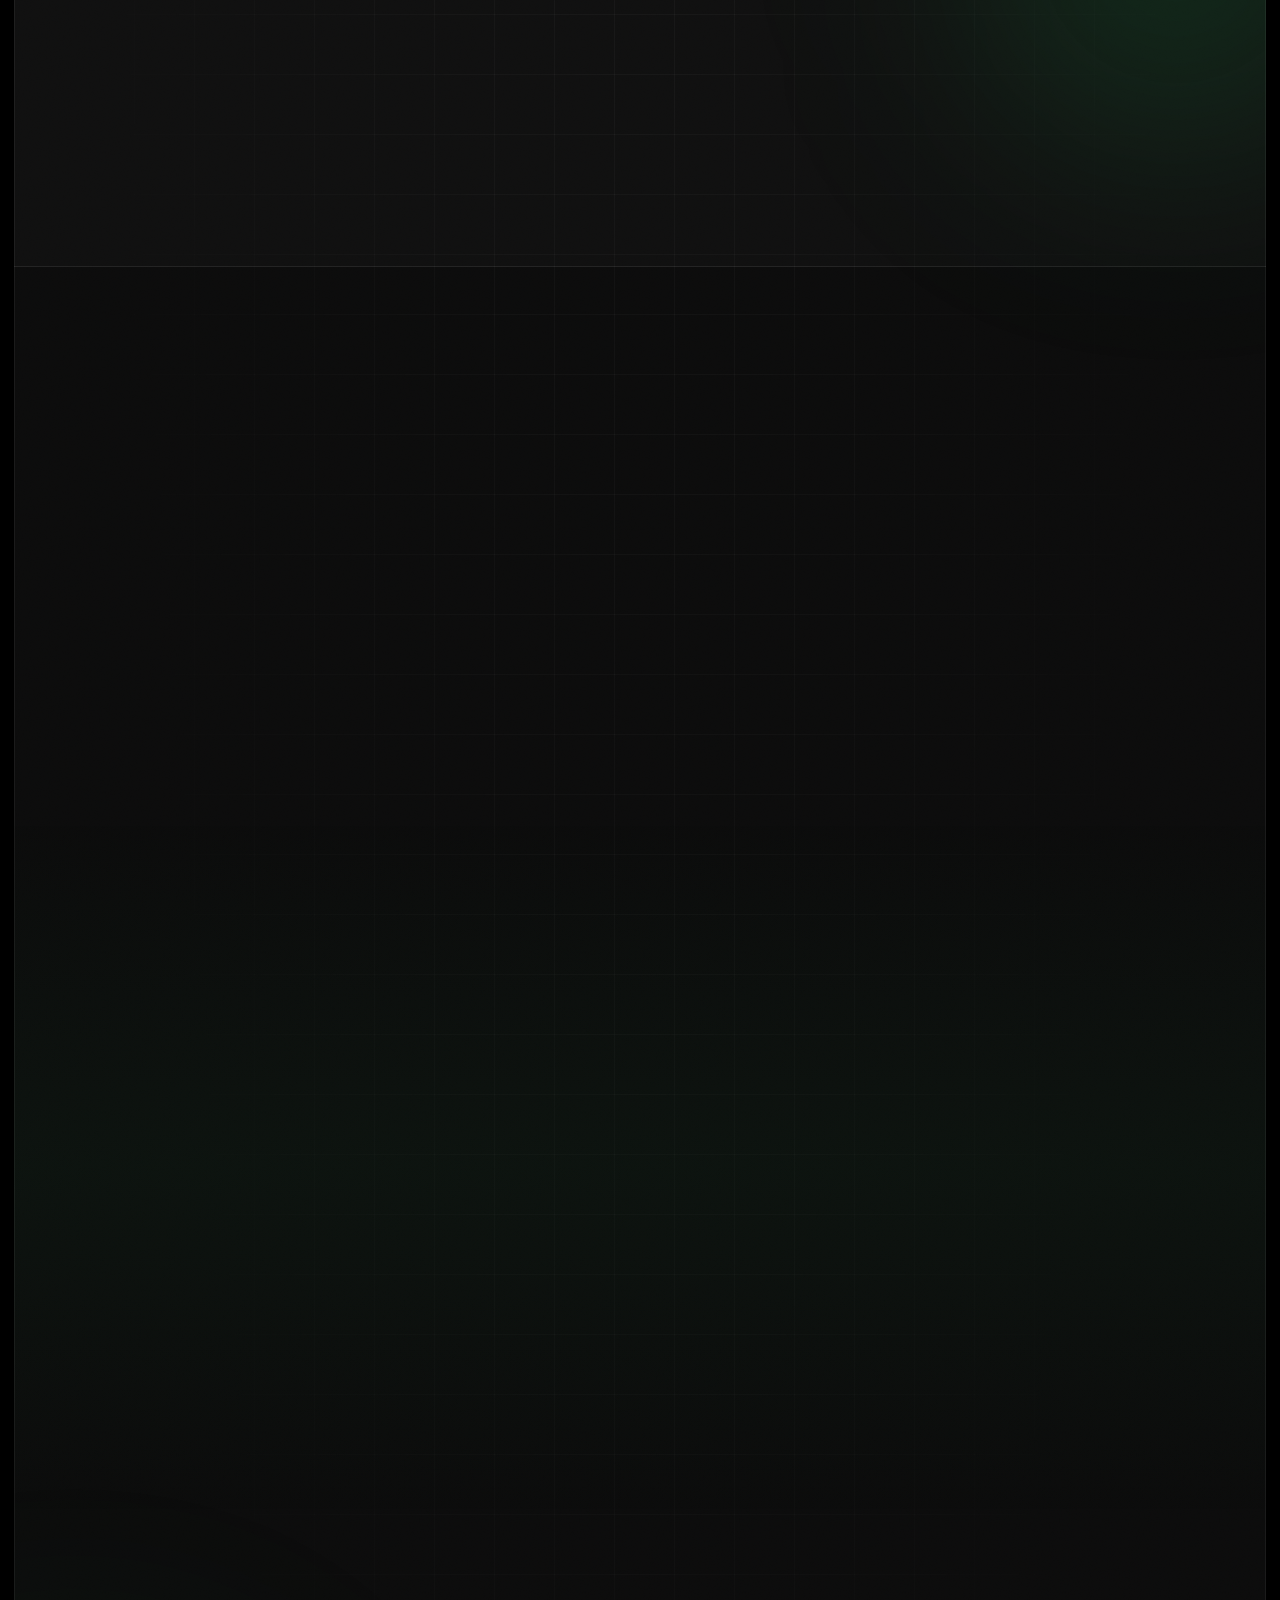
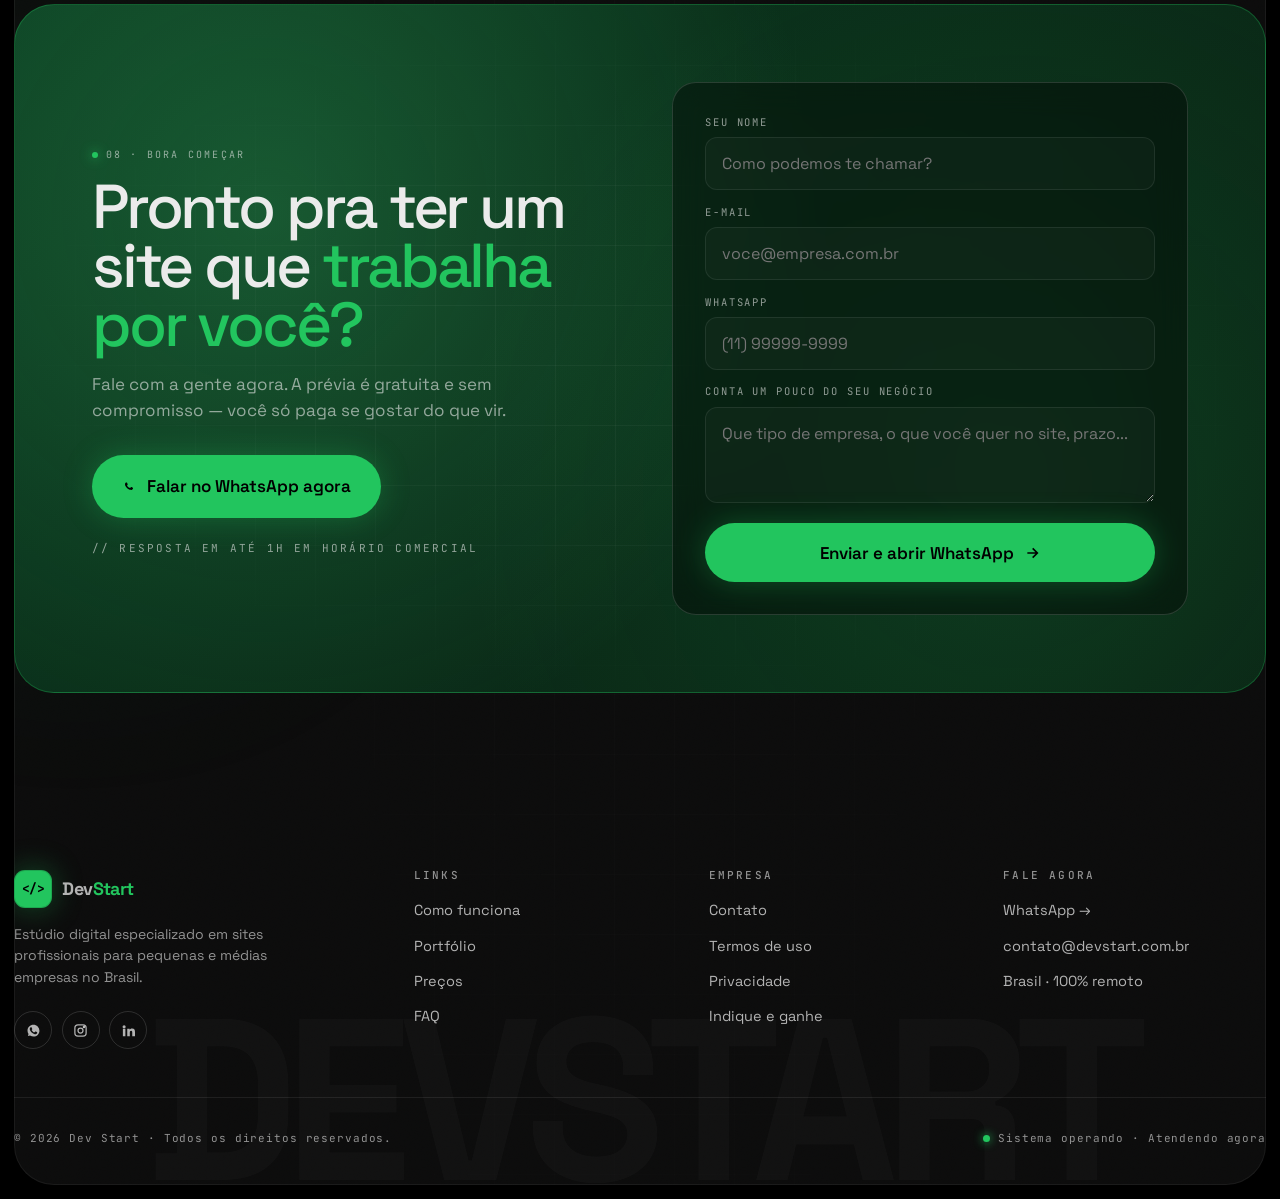
<file: Dev Start.html>
<!doctype html>
<html lang="pt-br">
<head>
<meta charset="utf-8">
<meta name="viewport" content="width=device-width,initial-scale=1">
<title>Dev Start — Sites profissionais que vendem</title>
<link rel="preconnect" href="https://fonts.googleapis.com">
<link rel="preconnect" href="https://fonts.gstatic.com" crossorigin>
<link rel="stylesheet" href="https://fonts.googleapis.com/css2?family=Space+Grotesk:wght@300;400;500;600;700&family=JetBrains+Mono:wght@400;500;600&display=swap">
<style>
/* ───────────────── reset + base ───────────────── */
*,*::before,*::after{box-sizing:border-box;margin:0;padding:0}
html{scroll-behavior:smooth;-webkit-text-size-adjust:100%}
body{
  font-family:'Space Grotesk',system-ui,sans-serif;
  background:#000;
  color:#ebebeb;
  line-height:1.5;
  overflow-x:hidden;
  -webkit-font-smoothing:antialiased;
  text-rendering:optimizeLegibility;
}
a{color:inherit;text-decoration:none}
button{font-family:inherit;background:none;border:0;color:inherit;cursor:pointer}
input,textarea{font-family:inherit;color:inherit}
img{display:block;max-width:100%}
::selection{background:#22c55e;color:#000}

/* ───────────────── tokens ───────────────── */
:root{
  --bg:#000;
  --shell:#0c0c0c;
  --surface:#0a0a0a;
  --green:#22c55e;
  --green-hi:#4ade80;
  --green-glow:rgba(34,197,94,.28);
  --txt:#ebebeb;
  --txt-2:rgba(235,235,235,.6);
  --txt-3:rgba(235,235,235,.3);
  --line:rgba(255,255,255,.08);
  --line-2:rgba(255,255,255,.14);
  --glass:rgba(255,255,255,.03);
  --mono:'JetBrains Mono',ui-monospace,monospace;
  --display:'Space Grotesk','Space Grotesk Fallback',sans-serif;
}

/* ───────────────── shell ───────────────── */
.viewport{
  min-height:100vh;
  background:#000;
  padding:14px;
  position:relative;
}
.shell{
  max-width:1600px;
  margin:0 auto;
  background:var(--shell);
  border-radius:2.5rem;
  box-shadow:
    0 0 0 1px rgba(255,255,255,.06) inset,
    0 30px 80px rgba(0,0,0,.6);
  position:relative;
  overflow:hidden;
}

/* grid + noise overlays */
.shell::before{
  content:"";
  position:absolute;inset:0;
  background-image:
    linear-gradient(to right,rgba(255,255,255,.045) 1px,transparent 1px),
    linear-gradient(to bottom,rgba(255,255,255,.045) 1px,transparent 1px);
  background-size:60px 60px;
  pointer-events:none;
  mask-image:radial-gradient(ellipse at top,#000 30%,transparent 80%);
  -webkit-mask-image:radial-gradient(ellipse at top,#000 30%,transparent 80%);
  z-index:0;
}
.shell::after{
  content:"";
  position:absolute;inset:0;
  background:url("data:image/svg+xml;utf8,<svg xmlns='http://www.w3.org/2000/svg' width='160' height='160'><filter id='n'><feTurbulence type='fractalNoise' baseFrequency='.9' numOctaves='2' stitchTiles='stitch'/></filter><rect width='100%' height='100%' filter='url(%23n)' opacity='.55'/></svg>");
  opacity:.06;
  mix-blend-mode:overlay;
  pointer-events:none;
  z-index:1;
}

/* glow spheres */
.glow{position:absolute;border-radius:50%;filter:blur(120px);pointer-events:none;z-index:0}
.glow-1{width:520px;height:520px;background:var(--green-glow);top:-180px;right:-120px}
.glow-2{width:480px;height:480px;background:rgba(34,197,94,.10);bottom:8%;left:-180px}
.glow-3{width:380px;height:380px;background:rgba(34,197,94,.16);top:60%;right:-100px}

/* ───────────────── typography ───────────────── */
h1,h2,h3,h4{font-family:var(--display);letter-spacing:-.04em;line-height:1;font-weight:600}
h1{letter-spacing:-.06em}
.mono{font-family:var(--mono);text-transform:uppercase;letter-spacing:.2em;font-size:11px;color:var(--txt-2)}
.eyebrow{display:inline-flex;align-items:center;gap:.5rem;font-family:var(--mono);text-transform:uppercase;letter-spacing:.22em;font-size:10px;color:var(--txt-2)}
.eyebrow::before{content:"";width:6px;height:6px;border-radius:50%;background:var(--green);box-shadow:0 0 12px var(--green)}

/* ───────────────── layout helpers ───────────────── */
.container{max-width:1340px;margin:0 auto;padding:0 clamp(20px,4vw,56px);position:relative;z-index:2}
section{position:relative;z-index:2}

/* ───────────────── logo ───────────────── */
.logo{display:inline-flex;align-items:center;gap:.65rem;font-family:var(--display);font-weight:700;letter-spacing:-.04em}
.logo-mark{
  width:38px;height:38px;border-radius:11px;
  background:var(--green);
  display:grid;place-items:center;
  color:#000;font-family:var(--mono);font-weight:700;font-size:13px;
  box-shadow:0 0 30px rgba(34,197,94,.35), inset 0 0 0 1px rgba(0,0,0,.15);
}
.logo-text{font-size:18px}
.logo-text .g{color:var(--green)}

/* ───────────────── navbar ───────────────── */
.nav-wrap{
  position:sticky;top:14px;z-index:50;
  padding:0 clamp(20px,4vw,40px);
  margin-top:14px;
}
.nav{
  display:flex;align-items:center;justify-content:space-between;
  padding:10px 12px 10px 18px;
  background:rgba(10,10,10,.55);
  backdrop-filter:blur(18px) saturate(1.4);
  -webkit-backdrop-filter:blur(18px) saturate(1.4);
  border:1px solid var(--line);
  border-radius:9999px;
  transition:background .3s ease, border-color .3s ease, box-shadow .3s ease;
}
.nav.scrolled{
  background:rgba(8,8,8,.78);
  border-color:var(--line-2);
  box-shadow:0 10px 40px rgba(0,0,0,.4);
}
.nav-links{
  display:flex;gap:.35rem;
  background:rgba(255,255,255,.04);
  border:1px solid var(--line);
  padding:6px;border-radius:9999px;
}
.nav-links a{
  padding:.5rem 1rem;
  font-size:13.5px;
  color:rgba(235,235,235,.7);
  border-radius:9999px;
  transition:color .2s, background .2s;
}
.nav-links a:hover{color:#fff;background:rgba(255,255,255,.05)}
.nav-cta{
  display:inline-flex;align-items:center;gap:.5rem;
  background:var(--green);color:#000;
  padding:.75rem 1.2rem;
  min-height:48px;
  border-radius:9999px;
  font-weight:600;font-size:13.5px;
  box-shadow:0 0 30px rgba(34,197,94,.35);
  transition:transform .2s, box-shadow .2s, background .2s;
}
.nav-cta:hover{transform:translateY(-1px) scale(1.02);background:var(--green-hi);box-shadow:0 0 40px rgba(74,222,128,.5)}
.nav-cta svg{width:14px;height:14px}
.menu-btn{display:none;min-width:48px;min-height:48px}

/* ───────────────── buttons ───────────────── */
.btn{
  display:inline-flex;align-items:center;justify-content:center;gap:.6rem;
  padding:.95rem 1.5rem;
  min-height:48px;
  border-radius:9999px;
  font-weight:600;font-size:15px;
  transition:transform .2s ease, box-shadow .2s, background .2s, border-color .2s;
  white-space:nowrap;
}
.btn-primary{
  background:var(--green);color:#000;
  box-shadow:0 0 30px rgba(34,197,94,.3);
}
.btn-primary:hover{transform:translateY(-2px) scale(1.02);background:var(--green-hi);box-shadow:0 0 50px rgba(74,222,128,.55)}
.btn-outline{
  border:1px solid var(--line-2);color:#fff;
  background:rgba(255,255,255,.02);
}
.btn-outline:hover{border-color:var(--green);color:var(--green);background:rgba(34,197,94,.04)}
.btn-lg{padding:1.15rem 1.85rem;font-size:16px}
.btn svg{width:16px;height:16px;flex-shrink:0}

/* ───────────────── HERO ───────────────── */
.hero{padding:clamp(40px,6vw,72px) 0 clamp(48px,7vw,80px)}
.hero-grid{
  display:grid;grid-template-columns:1.15fr .85fr;
  gap:clamp(32px,4vw,72px);
  align-items:center;
}
.hero-eyebrow{margin-bottom:1.4rem}
.hero h1{
  font-size:clamp(48px,7.2vw,108px);
  line-height:.88;
  margin-bottom:1.6rem;
  font-weight:500;
}
.hero h1 .italic{
  font-style:italic;
  background:linear-gradient(135deg,var(--green) 0%,var(--green-hi) 50%,#fff 100%);
  -webkit-background-clip:text;background-clip:text;
  -webkit-text-fill-color:transparent;
  font-weight:600;
}
.hero p.lead{
  font-size:clamp(16px,1.4vw,19px);
  color:var(--txt-2);
  max-width:540px;margin-bottom:2.2rem;line-height:1.55;
}
.hero-ctas{display:flex;gap:.8rem;flex-wrap:wrap;margin-bottom:2rem}
.hero-meta{display:flex;gap:1.6rem;flex-wrap:wrap;padding-top:1.2rem;border-top:1px solid var(--line)}
.hero-meta .item{display:flex;flex-direction:column;gap:.2rem}
.hero-meta .num{font-family:var(--display);font-size:24px;font-weight:600;color:#fff;letter-spacing:-.03em}
.hero-meta .lbl{font-family:var(--mono);font-size:10px;text-transform:uppercase;letter-spacing:.18em;color:var(--txt-2)}

/* hero mockup */
.hero-visual{position:relative;height:520px}
.glass{
  background:rgba(255,255,255,.03);
  backdrop-filter:blur(16px) saturate(1.3);
  -webkit-backdrop-filter:blur(16px) saturate(1.3);
  border:1px solid var(--line-2);
  border-radius:1.5rem;
}
.mock-window{
  position:absolute;inset:0;
  border-radius:1.75rem;
  overflow:hidden;
  animation:float 7s ease-in-out infinite;
}
.mock-bar{
  display:flex;align-items:center;gap:.45rem;
  padding:.85rem 1rem;
  border-bottom:1px solid var(--line);
  background:rgba(0,0,0,.25);
}
.mock-bar .dot{width:10px;height:10px;border-radius:50%;background:rgba(255,255,255,.18)}
.mock-bar .url{
  margin-left:.6rem;
  font-family:var(--mono);font-size:11px;color:var(--txt-2);
  padding:.3rem .7rem;background:rgba(255,255,255,.04);border-radius:6px;
  flex:1;
}
.mock-body{padding:1.4rem;display:flex;flex-direction:column;gap:1rem;height:calc(100% - 44px)}
.mock-h{
  font-family:var(--display);font-size:22px;font-weight:600;letter-spacing:-.03em;line-height:1.1;
  color:#fff;
}
.mock-h em{color:var(--green);font-style:normal}
.mock-bars{display:flex;gap:.4rem;align-items:flex-end;height:90px;margin-top:.3rem}
.mock-bars span{flex:1;background:linear-gradient(to top,var(--green),rgba(34,197,94,.2));border-radius:4px;opacity:.85}
.mock-bars span:nth-child(1){height:42%}
.mock-bars span:nth-child(2){height:68%}
.mock-bars span:nth-child(3){height:54%}
.mock-bars span:nth-child(4){height:88%;opacity:1}
.mock-bars span:nth-child(5){height:72%}
.mock-bars span:nth-child(6){height:96%;opacity:1}
.mock-bars span:nth-child(7){height:60%}
.mock-rows{display:flex;flex-direction:column;gap:.55rem;margin-top:auto}
.mock-row{display:flex;justify-content:space-between;align-items:center;font-family:var(--mono);font-size:11px;color:var(--txt-2);padding:.45rem .65rem;background:rgba(255,255,255,.025);border-radius:8px}
.mock-row b{color:#fff;font-weight:500}
.mock-row .pill{padding:.15rem .5rem;background:rgba(34,197,94,.15);color:var(--green);border-radius:999px;font-size:9.5px;letter-spacing:.1em}

/* floating card on mock */
.float-card{
  position:absolute;
  padding:.85rem 1rem;
  display:flex;align-items:center;gap:.65rem;
  background:rgba(15,15,15,.85);
  backdrop-filter:blur(20px);
  border:1px solid var(--line-2);
  border-radius:14px;
  font-family:var(--mono);font-size:10.5px;
  letter-spacing:.14em;text-transform:uppercase;
  box-shadow:0 20px 50px rgba(0,0,0,.5);
}
.float-card .dot{width:7px;height:7px;border-radius:50%;background:var(--green);box-shadow:0 0 12px var(--green);animation:pulse 1.8s ease-in-out infinite}
.float-card.tl{top:-18px;left:-20px;animation:float 6s ease-in-out infinite}
.float-card.br{
  bottom:-22px;right:-14px;
  background:var(--green);color:#000;
  border-color:rgba(0,0,0,.15);
  animation:float 7s ease-in-out infinite .8s;
  font-weight:600;
}
.float-card.br .dot{background:#000;box-shadow:none}

/* badge "entrega" */
.delivery-badge{
  position:absolute;
  top:42%;left:-28px;
  display:flex;align-items:center;gap:.55rem;
  padding:.7rem 1rem;
  background:#0e0e0e;
  border:1px solid var(--line-2);
  border-radius:9999px;
  font-family:var(--mono);font-size:11px;
  box-shadow:0 0 40px rgba(34,197,94,.25);
  animation:float 5.5s ease-in-out infinite 1.2s;
  z-index:5;
}
.delivery-badge .bolt{color:var(--green);font-size:14px}

/* ───────────────── sections common ───────────────── */
.section{padding:clamp(48px,6vw,80px) 0}
.section-tint,.section-tint-2{position:relative}
.section-tint::before,.section-tint-2::before{
  content:"";position:absolute;
  top:0;bottom:0;left:50%;transform:translateX(-50%);
  width:100%;max-width:1600px;
  z-index:-1;pointer-events:none;
}
.section-tint::before{
  background:rgba(255,255,255,.018);
  border-top:1px solid var(--line);
  border-bottom:1px solid var(--line);
}
.section-tint-2::before{
  background:linear-gradient(180deg,transparent 0%,rgba(34,197,94,.04) 50%,transparent 100%);
}
.section-head{margin-bottom:clamp(32px,4vw,56px);max-width:780px}
.section-head .eyebrow{margin-bottom:1rem}
.section-head h2{
  font-size:clamp(36px,5vw,68px);
  letter-spacing:-.05em;
  line-height:.95;
  font-weight:500;
}
.section-head h2 em{color:var(--green);font-style:normal}
.section-head p{
  margin-top:1rem;color:var(--txt-2);
  font-size:clamp(15px,1.2vw,18px);max-width:600px;
}

/* ───────────────── PROBLEMA ───────────────── */
.problem-cards{
  display:grid;grid-template-columns:repeat(3,1fr);gap:1.25rem;
}
.problem-card{
  padding:2rem;
  background:rgba(255,255,255,.025);
  border:1px solid var(--line);
  border-radius:1.75rem;
  transition:border-color .3s, transform .3s, background .3s;
  position:relative;overflow:hidden;
}
.problem-card:hover{border-color:rgba(34,197,94,.4);transform:translateY(-4px);background:rgba(34,197,94,.04)}
.problem-icon{
  width:54px;height:54px;border-radius:14px;
  background:rgba(34,197,94,.1);
  border:1px solid rgba(34,197,94,.25);
  display:grid;place-items:center;
  margin-bottom:1.4rem;
  color:var(--green);
}
.problem-icon svg{width:24px;height:24px}
.problem-card h3{font-size:20px;margin-bottom:.6rem;font-weight:600}
.problem-card p{color:var(--txt-2);font-size:14.5px;line-height:1.6}
.problem-transition{
  margin-top:2.5rem;
  padding:1.5rem 1.8rem;
  border:1px dashed rgba(34,197,94,.35);
  border-radius:1rem;
  display:flex;align-items:center;gap:1rem;
  font-size:15px;
  background:rgba(34,197,94,.03);
}
.problem-transition::before{
  content:"→";
  font-family:var(--mono);
  color:var(--green);font-size:20px;font-weight:600;
}

/* ───────────────── COMO FUNCIONA ───────────────── */
.steps{
  display:grid;grid-template-columns:repeat(3,1fr);gap:1.25rem;
  position:relative;
}
.steps::before{
  content:"";
  position:absolute;
  top:46px;left:6%;right:6%;
  height:1px;
  background:linear-gradient(to right,transparent,rgba(34,197,94,.25) 20%,rgba(34,197,94,.25) 80%,transparent);
  z-index:0;
}
.step{
  padding:2rem;
  background:#0a0a0a;
  border:1px solid var(--line);
  border-radius:1.75rem;
  position:relative;z-index:1;
  transition:border-color .3s, transform .3s;
}
.step:hover{border-color:rgba(34,197,94,.4);transform:translateY(-4px)}
.step-num{
  width:54px;height:54px;border-radius:50%;
  background:#0c0c0c;
  border:1px solid rgba(34,197,94,.35);
  display:grid;place-items:center;
  font-family:var(--mono);font-weight:600;color:var(--green);
  margin-bottom:1.4rem;
  box-shadow:0 0 30px rgba(34,197,94,.15);
}
.step h3{font-size:21px;margin-bottom:.6rem;font-weight:600;letter-spacing:-.02em}
.step p{color:var(--txt-2);font-size:14.5px;line-height:1.6}

/* ───────────────── PREÇOS ───────────────── */
.price-wrap{display:flex;justify-content:center;position:relative}
.price-card{
  width:100%;max-width:680px;
  padding:clamp(28px,4vw,48px);
  background:#0a0a0a;
  border:1px solid var(--line-2);
  border-radius:2rem;
  position:relative;overflow:hidden;
}
.price-card::before{
  content:"";position:absolute;inset:-1px;
  border-radius:2rem;
  padding:1px;
  background:linear-gradient(135deg,rgba(34,197,94,.5),transparent 40%,transparent 60%,rgba(34,197,94,.3));
  -webkit-mask:linear-gradient(#000 0 0) content-box,linear-gradient(#000 0 0);
  -webkit-mask-composite:xor;mask-composite:exclude;
  pointer-events:none;
}
.price-tag{
  display:inline-flex;align-items:center;gap:.4rem;
  background:rgba(34,197,94,.12);
  color:var(--green);
  padding:.4rem .8rem;
  border-radius:9999px;
  font-family:var(--mono);font-size:10.5px;
  letter-spacing:.18em;text-transform:uppercase;
  margin-bottom:1.4rem;
}
.price-name{font-size:clamp(28px,3.2vw,40px);letter-spacing:-.04em;margin-bottom:.4rem;font-weight:600}
.price-sub{color:var(--txt-2);font-size:15px;margin-bottom:1.8rem}
.price-amt{display:flex;align-items:baseline;gap:.8rem;flex-wrap:wrap;margin-bottom:2rem}
.price-amt .big{font-family:var(--display);font-weight:500;font-size:clamp(56px,7vw,84px);letter-spacing:-.06em;line-height:.9}
.price-amt .big .c{color:var(--green)}
.price-amt .or{color:var(--txt-2);font-family:var(--mono);font-size:13px}
.price-list{display:grid;gap:.7rem;margin-bottom:2rem}
.price-list li{display:flex;gap:.8rem;align-items:flex-start;font-size:14.5px;color:#dcdcdc}
.price-list .ck{
  flex-shrink:0;width:22px;height:22px;border-radius:50%;
  background:rgba(34,197,94,.15);
  display:grid;place-items:center;color:var(--green);
  margin-top:1px;
}
.price-list .ck svg{width:12px;height:12px}
.price-foot{margin-top:1.2rem;color:var(--txt-2);font-size:13px;text-align:center;font-family:var(--mono);letter-spacing:.05em}

/* ───────────────── PORTFOLIO ───────────────── */
.portfolio-grid{display:grid;grid-template-columns:repeat(3,1fr);gap:1.25rem}
.proj{
  border-radius:1.75rem;
  border:1px solid var(--line);
  background:#0a0a0a;
  overflow:hidden;
  transition:border-color .3s, transform .3s;
  display:flex;flex-direction:column;
}
.proj:hover{border-color:rgba(34,197,94,.5);transform:translateY(-4px)}
.proj-thumb{
  aspect-ratio:16/11;
  position:relative;overflow:hidden;
  border-bottom:1px solid var(--line);
  background:#070707;
}
.proj-thumb img.shot{
  position:absolute;top:30px;left:0;width:100%;height:calc(100% - 30px);
  object-fit:cover;object-position:top center;
  transition:transform .6s cubic-bezier(.2,.7,.2,1);
}
.proj:hover .proj-thumb img.shot{transform:scale(1.03)}
.proj-thumb .browser-bar{
  position:absolute;top:0;left:0;right:0;
  height:30px;background:rgba(0,0,0,.6);
  border-bottom:1px solid var(--line);
  display:flex;align-items:center;gap:.3rem;padding:0 .7rem;z-index:2;
}
.proj-thumb .browser-bar i{width:8px;height:8px;border-radius:50%;background:rgba(255,255,255,.18)}
.proj-thumb .browser-bar span{margin-left:.5rem;font-family:var(--mono);font-size:9.5px;color:var(--txt-3);letter-spacing:.05em}
.proj-thumb .preview{
  position:absolute;inset:30px 0 0 0;
  padding:1rem 1rem .5rem;
  display:flex;flex-direction:column;gap:.55rem;
  font-family:var(--display);
}
/* ──── nova era preview · white/orange ──── */
.preview.nova{
  background:radial-gradient(circle at 80% 20%,rgba(249,115,22,.22),transparent 55%),#f6f5f1;
  color:#0a0a0a;
}
.preview.nova .ttl{font-size:18px;font-weight:600;letter-spacing:-.03em;color:#0a0a0a}
.preview.nova .ttl em{color:#f97316;font-style:normal}
.preview.nova .row{display:flex;gap:.4rem;margin-top:.3rem}
.preview.nova .row span{height:6px;flex:1;background:rgba(0,0,0,.08);border-radius:3px}
.preview.nova .row span:first-child{background:#f97316}
.preview.nova .cards{display:grid;grid-template-columns:1fr 1fr;gap:.4rem;margin-top:auto}
.preview.nova .cards div{aspect-ratio:1.6;background:#fff;border:1px solid rgba(0,0,0,.08);border-radius:8px;display:grid;place-items:center;font-family:var(--mono);font-size:9px;color:#52525b;font-weight:600;letter-spacing:.1em}
.preview.nova .cards div:first-child{background:#f97316;color:#fff;border-color:#f97316}
/* ──── jet livery preview · black/yellow ──── */
.preview.jet{background:#050505;color:#fff}
.preview.jet .ttl{font-size:17px;font-weight:600;color:#fff}
.preview.jet .ttl em{color:#fcd34d;font-style:normal}
.preview.jet .map{
  flex:1;border-radius:10px;
  background:
    radial-gradient(circle at 70% 40%,rgba(252,211,77,.3),transparent 28%),
    radial-gradient(circle at 28% 62%,rgba(252,211,77,.18),transparent 28%),
    #0d0d0d;
  position:relative;border:1px solid rgba(252,211,77,.18);
  overflow:hidden;
}
.preview.jet .map::before,.preview.jet .map::after{
  content:"";position:absolute;border-radius:50%;
}
.preview.jet .map::before{width:10px;height:10px;background:#fcd34d;top:38%;left:68%;box-shadow:0 0 12px #fcd34d}
.preview.jet .map::after{width:8px;height:8px;background:#fcd34d;top:60%;left:28%;box-shadow:0 0 10px #fcd34d;opacity:.5}
/* ──── slot 3 (em breve) ──── */
.preview.soon{
  background:
    repeating-linear-gradient(45deg,rgba(255,255,255,.025) 0 12px,transparent 12px 24px),
    #0a0a0a;
  display:grid;place-items:center;
  font-family:var(--mono);font-size:11px;color:var(--txt-3);
  text-transform:uppercase;letter-spacing:.2em;
  text-align:center;line-height:1.6;
}
.proj-meta{padding:1.4rem 1.5rem 1.5rem;display:flex;flex-direction:column;gap:.4rem;flex:1}
.proj-meta .tag{font-family:var(--mono);font-size:10.5px;color:var(--green);letter-spacing:.16em;text-transform:uppercase}
.proj-meta h3{font-size:20px;font-weight:600;letter-spacing:-.02em}
.proj-meta p{color:var(--txt-2);font-size:14px;flex:1}
.proj-link{
  margin-top:.6rem;
  display:inline-flex;align-items:center;gap:.4rem;
  color:#fff;font-size:13.5px;font-weight:500;
  transition:gap .25s, color .2s;
}
.proj-link:hover{color:var(--green);gap:.7rem}
.proj-link svg{width:14px;height:14px;flex-shrink:0}
.proj-link.disabled{color:var(--txt-3);pointer-events:none}
.portfolio-cta{
  margin-top:2.5rem;
  padding:2rem 2.2rem;
  border-radius:1.5rem;
  background:rgba(255,255,255,.025);
  border:1px solid var(--line);
  display:flex;align-items:center;justify-content:space-between;gap:1.5rem;flex-wrap:wrap;
}
.portfolio-cta p{font-size:17px;max-width:560px;font-weight:500}
.portfolio-cta p em{color:var(--green);font-style:normal}

/* ───────────────── DEPOIMENTOS ───────────────── */
.testimonials{display:grid;grid-template-columns:repeat(3,1fr);gap:1.25rem}
.testi{
  padding:2rem;
  background:rgba(255,255,255,.025);
  border:1px solid var(--line);
  border-radius:1.75rem;
  display:flex;flex-direction:column;gap:1.2rem;
  transition:border-color .3s, transform .3s;
}
.testi:hover{border-color:rgba(34,197,94,.3);transform:translateY(-4px)}
.stars{display:flex;gap:.18rem;color:var(--green)}
.stars svg{width:15px;height:15px}
.testi blockquote{font-size:15.5px;line-height:1.55;color:#e5e5e5}
.testi .who{display:flex;align-items:center;gap:.85rem;margin-top:auto}
.avatar{
  width:46px;height:46px;border-radius:50%;
  display:grid;place-items:center;
  font-family:var(--display);font-weight:600;font-size:17px;
  color:#000;
  flex-shrink:0;
}
.avatar.a1{background:linear-gradient(135deg,var(--green),#15803d)}
.avatar.a2{background:linear-gradient(135deg,#fcd34d,#f59e0b);color:#1a1500}
.avatar.a3{background:linear-gradient(135deg,#60a5fa,#2563eb);color:#001033}
.testi .name{font-size:14.5px;font-weight:600;color:#fff;line-height:1.2}
.testi .role{font-size:12px;color:var(--txt-2);margin-top:2px;font-family:var(--mono);letter-spacing:.05em}

/* ───────────────── INDICAÇÃO ───────────────── */
.referral{
  padding:clamp(36px,5vw,64px);
  border-radius:2.5rem;
  background:#0a0a0a;
  border:1px solid var(--line);
  position:relative;overflow:hidden;
  display:grid;grid-template-columns:1.4fr 1fr;gap:2.5rem;align-items:center;
}
.referral::before{
  content:"";position:absolute;
  width:340px;height:340px;border-radius:50%;
  background:rgba(34,197,94,.18);filter:blur(120px);
  top:-100px;right:-80px;
}
.referral-content{position:relative;z-index:2}
.referral h2{font-size:clamp(32px,4vw,52px);letter-spacing:-.05em;margin-bottom:1rem;line-height:1;font-weight:500}
.referral h2 em{color:var(--green);font-style:normal}
.referral p{color:var(--txt-2);font-size:16px;max-width:480px;margin-bottom:1.6rem;line-height:1.55}
.referral-vis{position:relative;z-index:2;display:flex;justify-content:center}
.gift-tile{
  width:230px;height:230px;
  border-radius:2rem;
  background:linear-gradient(135deg,rgba(34,197,94,.18),rgba(34,197,94,.04));
  border:1px solid rgba(34,197,94,.3);
  display:grid;place-items:center;
  text-align:center;
  position:relative;
  animation:float 6s ease-in-out infinite;
}
.gift-tile .big-num{font-family:var(--display);font-size:84px;font-weight:500;letter-spacing:-.06em;color:#fff;line-height:1}
.gift-tile .big-num span{color:var(--green)}
.gift-tile .lbl{font-family:var(--mono);font-size:10.5px;letter-spacing:.2em;text-transform:uppercase;color:var(--txt-2);margin-top:.6rem}
.gift-tile::after{
  content:"+";
  position:absolute;top:-14px;right:-14px;
  width:46px;height:46px;border-radius:50%;
  background:var(--green);color:#000;font-weight:700;font-size:24px;
  display:grid;place-items:center;
  box-shadow:0 0 30px rgba(34,197,94,.5);
}

/* ───────────────── FAQ ───────────────── */
.faq-wrap{max-width:860px;margin:0 auto}
.faq{
  border-top:1px solid var(--line);
}
.faq-item{
  border-bottom:1px solid var(--line);
}
.faq-q{
  width:100%;
  display:flex;align-items:center;justify-content:space-between;gap:1.5rem;
  padding:1.5rem 0;
  text-align:left;
  font-size:clamp(17px,1.6vw,21px);font-weight:500;color:#fff;letter-spacing:-.02em;
  transition:color .2s;
}
.faq-q:hover{color:var(--green)}
.faq-q .ic{
  flex-shrink:0;width:34px;height:34px;border-radius:50%;
  border:1px solid var(--line-2);
  display:grid;place-items:center;
  transition:background .25s, border-color .25s, transform .35s ease;
  position:relative;
}
.faq-q .ic::before,.faq-q .ic::after{
  content:"";position:absolute;background:#fff;
  transition:transform .25s ease, background .2s;
}
.faq-q .ic::before{width:12px;height:1.5px}
.faq-q .ic::after{width:1.5px;height:12px}
.faq-item.open .faq-q .ic{background:var(--green);border-color:var(--green);transform:rotate(90deg)}
.faq-item.open .faq-q .ic::before,.faq-item.open .faq-q .ic::after{background:#000}
.faq-item.open .faq-q .ic::after{transform:scaleY(0)}
.faq-a{
  max-height:0;overflow:hidden;
  transition:max-height .4s ease, padding .3s ease;
}
.faq-a-inner{padding:0 0 1.5rem;color:var(--txt-2);font-size:15.5px;line-height:1.65;max-width:720px}
.faq-item.open .faq-a{max-height:300px}

/* ───────────────── CTA FINAL ───────────────── */
.cta-final{
  padding:clamp(40px,6vw,80px);
  border-radius:2.5rem;
  background:
    radial-gradient(circle at 20% 30%,rgba(74,222,128,.22),transparent 50%),
    radial-gradient(circle at 80% 70%,rgba(34,197,94,.15),transparent 50%),
    linear-gradient(135deg,#0a3a1f 0%,#0a1f12 100%);
  border:1px solid rgba(34,197,94,.3);
  position:relative;overflow:hidden;
}
.cta-final::before{
  content:"";position:absolute;inset:0;
  background-image:
    linear-gradient(to right,rgba(255,255,255,.04) 1px,transparent 1px),
    linear-gradient(to bottom,rgba(255,255,255,.04) 1px,transparent 1px);
  background-size:60px 60px;
  mask-image:radial-gradient(ellipse at center,#000 30%,transparent 75%);
  -webkit-mask-image:radial-gradient(ellipse at center,#000 30%,transparent 75%);
  pointer-events:none;
}
.cta-grid{display:grid;grid-template-columns:1fr 1fr;gap:clamp(32px,5vw,72px);align-items:center;position:relative;z-index:2}
.cta-final h2{font-size:clamp(36px,5vw,62px);letter-spacing:-.05em;line-height:.95;margin-bottom:1.1rem;font-weight:500}
.cta-final h2 em{color:var(--green);font-style:normal}
.cta-final p.lead{color:var(--txt-2);font-size:17px;margin-bottom:2rem;max-width:480px}
.cta-final .btn-lg{font-size:17px}

.form{
  padding:2rem;
  background:rgba(0,0,0,.4);
  backdrop-filter:blur(16px);
  border:1px solid var(--line-2);
  border-radius:1.5rem;
  display:flex;flex-direction:column;gap:.9rem;
}
.field{display:flex;flex-direction:column;gap:.4rem}
.field label{font-family:var(--mono);font-size:10.5px;text-transform:uppercase;letter-spacing:.18em;color:var(--txt-2)}
.field input,.field textarea{
  width:100%;
  background:rgba(255,255,255,.025);
  border:1px solid var(--line);
  padding:.95rem 1rem;
  border-radius:12px;
  font-size:16px;
  min-height:48px;
  color:#fff;
  transition:border-color .2s, background .2s;
}
.field input:focus,.field textarea:focus{outline:none;border-color:var(--green);background:rgba(34,197,94,.04)}
.field textarea{resize:vertical;min-height:96px;font-family:inherit}
.field.error input,.field.error textarea{border-color:#ef4444;background:rgba(239,68,68,.05)}
.field .err{font-family:var(--mono);font-size:10.5px;color:#ef4444;letter-spacing:.05em;display:none}
.field.error .err{display:block}
.form button{margin-top:.4rem}

/* ───────────────── FOOTER ───────────────── */
.footer{
  padding:clamp(60px,8vw,100px) 0 clamp(28px,3vw,40px);
  position:relative;overflow:hidden;
}
.footer::before{
  content:"DEVSTART";
  position:absolute;
  bottom:-30px;left:50%;transform:translateX(-50%);
  font-family:var(--display);font-weight:700;letter-spacing:-.06em;
  font-size:clamp(120px,18vw,260px);
  color:#fff;opacity:.025;
  white-space:nowrap;pointer-events:none;line-height:1;
}
.footer-grid{display:grid;grid-template-columns:1.4fr 1fr 1fr 1fr;gap:2rem;margin-bottom:3rem;position:relative;z-index:2}
.footer-col h4{font-family:var(--mono);font-size:11px;text-transform:uppercase;letter-spacing:.2em;color:var(--txt-2);margin-bottom:1.1rem;font-weight:500}
.footer-col ul{list-style:none;display:flex;flex-direction:column;gap:.7rem}
.footer-col a{color:rgba(235,235,235,.75);font-size:14.5px;transition:color .2s}
.footer-col a:hover{color:var(--green)}
.footer-brand p{color:var(--txt-2);font-size:14px;margin:1rem 0 1.4rem;max-width:300px;line-height:1.55}
.socials{display:flex;gap:.6rem}
.socials a{
  width:38px;height:38px;border-radius:50%;
  border:1px solid var(--line-2);
  display:grid;place-items:center;
  transition:border-color .2s, color .2s, background .2s;
}
.socials a:hover{border-color:var(--green);color:var(--green);background:rgba(34,197,94,.05)}
.socials svg{width:15px;height:15px}
.footer-bot{
  position:relative;z-index:2;
  padding-top:2rem;
  border-top:1px solid var(--line);
  display:flex;justify-content:space-between;flex-wrap:wrap;gap:1rem;
  font-family:var(--mono);font-size:11px;color:var(--txt-2);
  letter-spacing:.08em;
}
.footer-bot .status{display:inline-flex;align-items:center;gap:.5rem}
.footer-bot .status::before{content:"";width:7px;height:7px;border-radius:50%;background:var(--green);box-shadow:0 0 10px var(--green);animation:pulse 2s ease-in-out infinite}

/* ───────────────── animations ───────────────── */
@keyframes float{
  0%,100%{transform:translateY(0)}
  50%{transform:translateY(-10px)}
}
@keyframes pulse{
  0%,100%{opacity:1;transform:scale(1)}
  50%{opacity:.4;transform:scale(.9)}
}
@keyframes blink{
  0%,49%{opacity:1}
  50%,100%{opacity:0}
}
.reveal{opacity:0;transform:translateY(28px);transition:opacity .8s ease, transform .8s cubic-bezier(.2,.7,.2,1)}
.reveal.in{opacity:1;transform:none}
.reveal.d1{transition-delay:.08s}
.reveal.d2{transition-delay:.16s}
.reveal.d3{transition-delay:.24s}

/* whatsapp floating */
.wa-float{
  position:fixed;bottom:22px;right:22px;z-index:60;
  width:58px;height:58px;border-radius:50%;
  background:var(--green);color:#000;
  display:grid;place-items:center;
  box-shadow:0 10px 30px rgba(34,197,94,.45);
  transition:transform .25s, box-shadow .25s;
}
.wa-float:hover{transform:scale(1.08);box-shadow:0 14px 40px rgba(74,222,128,.6)}
.wa-float svg{width:28px;height:28px}

/* ───────────────── responsive ───────────────── */
@media (max-width:980px){
  .hero-grid{grid-template-columns:1fr;gap:40px}
  .hero-visual{height:440px;margin:0 8px}
  .hero-ctas{flex-direction:column;align-items:stretch}
  .hero-ctas .btn{width:100%}
  .problem-cards,.steps,.portfolio-grid,.testimonials{grid-template-columns:1fr}
  .steps::before{display:none}
  .referral,.cta-grid{grid-template-columns:1fr;gap:2rem}
  .footer-grid{grid-template-columns:1fr 1fr;gap:2rem}
  .nav-links{display:none;position:absolute;top:calc(100% + 10px);left:0;right:0;
    flex-direction:column;background:rgba(10,10,10,.95);backdrop-filter:blur(20px);
    border:1px solid var(--line-2);border-radius:1.5rem;padding:.7rem}
  .nav-links.open{display:flex}
  .nav-links a{border-radius:12px}
  .menu-btn{display:grid;place-items:center;width:48px;height:48px;border-radius:50%;border:1px solid var(--line-2);margin-right:.4rem}
  .menu-btn svg{width:18px;height:18px}
  .nav-cta span.hide-sm{display:none}
}
@media (max-width:600px){
  .viewport{padding:8px}
  .shell{border-radius:1.75rem}
  .container{padding:0 20px}
  .nav-wrap{padding:0 12px;margin-top:8px}
  .footer-grid{grid-template-columns:1fr}
  .price-amt .big{font-size:54px}
  .hero h1{font-size:46px}
  .gift-tile{width:200px;height:200px}
  .gift-tile .big-num{font-size:68px}
  .delivery-badge{left:50%;transform:translateX(-50%);top:auto;bottom:-18px}
  .problem-card,.step,.testi{padding:1.6rem}
  .form{padding:1.6rem}
  .referral{padding:1.6rem}
  .cta-final{padding:1.6rem}
  .portfolio-cta{padding:1.4rem;flex-direction:column;align-items:stretch}
  .portfolio-cta .btn{width:100%}
  .wa-float{width:56px;height:56px;bottom:18px;right:18px}
  .nav-links a{padding:.85rem 1rem;min-height:48px;display:flex;align-items:center}
  .faq-q{padding:1.25rem 0}
  .faq-q .ic{width:38px;height:38px}
}
</style>
</head>
<body>
<div class="viewport">
  <div class="shell">
    <div class="glow glow-1"></div>
    <div class="glow glow-2"></div>
    <div class="glow glow-3"></div>

    <!-- ─────────── NAVBAR ─────────── -->
    <div class="nav-wrap">
      <nav class="nav" id="nav">
        <a href="#top" class="logo" aria-label="Dev Start home">
          <span class="logo-mark">&lt;/&gt;</span>
          <span class="logo-text">Dev<span class="g">Start</span></span>
        </a>
        <div class="nav-links" id="navLinks">
          <a href="#servicos">Serviços</a>
          <a href="#portfolio">Portfólio</a>
          <a href="#precos">Preços</a>
          <a href="#contato">Contato</a>
        </div>
        <div style="display:flex;align-items:center;gap:.4rem">
          <button class="menu-btn" id="menuBtn" aria-label="Menu">
            <svg viewBox="0 0 24 24" fill="none" stroke="currentColor" stroke-width="2"><path d="M3 6h18M3 12h18M3 18h18"/></svg>
          </button>
          <a href="#contato" class="nav-cta" data-wa>
            <svg viewBox="0 0 24 24" fill="currentColor"><path d="M17.5 14.4c-.3-.2-1.7-.8-2-.9-.3-.1-.5-.2-.7.2s-.8.9-1 1.1c-.2.2-.4.2-.7 0-.3-.2-1.2-.4-2.3-1.4-.8-.7-1.4-1.7-1.6-1.9-.2-.3 0-.5.1-.6.1-.1.3-.4.4-.5.1-.2.2-.3.3-.5.1-.2 0-.4 0-.5l-.9-2.2c-.2-.6-.5-.5-.7-.5h-.6c-.2 0-.5.1-.8.4-.3.3-1 1-1 2.5s1.1 2.9 1.2 3.1c.2.2 2.1 3.2 5 4.5.7.3 1.3.5 1.7.6.7.2 1.4.2 1.9.1.6-.1 1.7-.7 2-1.4.2-.7.2-1.2.2-1.4 0-.1-.2-.2-.5-.4ZM12 21.5h0a9.5 9.5 0 0 1-4.9-1.3l-.4-.2-3.6.9.9-3.5-.2-.4a9.4 9.4 0 0 1-1.4-5C2.4 7 6.7 2.7 12 2.7c2.5 0 4.9 1 6.7 2.8a9.4 9.4 0 0 1 2.8 6.7c0 5.2-4.3 9.5-9.5 9.5Zm8.1-17.7A11.4 11.4 0 0 0 12 .5C5.6.5.5 5.6.5 12c0 2 .5 4 1.5 5.8L.4 23.6l5.9-1.5a11.4 11.4 0 0 0 5.7 1.4h0c6.4 0 11.5-5.1 11.5-11.5 0-3-1.2-5.9-3.4-8.1Z"/></svg>
            <span class="hide-sm">Quero meu site</span>
          </a>
        </div>
      </nav>
    </div>

    <!-- ─────────── HERO ─────────── -->
    <header class="container hero" id="top">
      <div class="hero-grid">
        <div>
          <div class="eyebrow hero-eyebrow reveal">Dev Start / Estúdio digital · Brasil</div>
          <h1 class="reveal d1">
            Seu negócio merece um&nbsp;<span class="italic">site que vende.</span>
          </h1>
          <p class="lead reveal d2">
            Criamos sites profissionais para pequenas e médias empresas — rápido, bonito e sem complicação. A gente mostra antes de você pagar.
          </p>
          <div class="hero-ctas reveal d3">
            <a href="#portfolio" class="btn btn-primary">
              Ver meu site pronto
              <svg viewBox="0 0 24 24" fill="none" stroke="currentColor" stroke-width="2.5"><path d="M5 12h14M13 5l7 7-7 7"/></svg>
            </a>
            <a href="#contato" class="btn btn-outline" data-wa>
              <svg viewBox="0 0 24 24" fill="currentColor"><path d="M17.5 14.4c-.3-.2-1.7-.8-2-.9-.3-.1-.5-.2-.7.2s-.8.9-1 1.1c-.2.2-.4.2-.7 0-.3-.2-1.2-.4-2.3-1.4-.8-.7-1.4-1.7-1.6-1.9-.2-.3 0-.5.1-.6.1-.1.3-.4.4-.5.1-.2.2-.3.3-.5.1-.2 0-.4 0-.5l-.9-2.2c-.2-.6-.5-.5-.7-.5h-.6c-.2 0-.5.1-.8.4-.3.3-1 1-1 2.5s1.1 2.9 1.2 3.1c.2.2 2.1 3.2 5 4.5.7.3 1.3.5 1.7.6.7.2 1.4.2 1.9.1.6-.1 1.7-.7 2-1.4.2-.7.2-1.2.2-1.4 0-.1-.2-.2-.5-.4Z"/></svg>
              Falar no WhatsApp
            </a>
          </div>
          <div class="hero-meta reveal d3">
            <div class="item"><span class="num">7 dias</span><span class="lbl">entrega média</span></div>
            <div class="item"><span class="num">+30</span><span class="lbl">sites no ar</span></div>
            <div class="item"><span class="num">R$97</span><span class="lbl">mensalidade</span></div>
          </div>
        </div>

        <div class="hero-visual reveal d2">
          <div class="float-card tl">
            <span class="dot"></span>
            <span>Online · Brasil</span>
          </div>
          <div class="delivery-badge">
            <span class="bolt">⚡</span>
            <span>Entrega em até 7 dias</span>
          </div>
          <div class="mock-window glass">
            <div class="mock-bar">
              <span class="dot"></span><span class="dot"></span><span class="dot"></span>
              <span class="url">cliente.com.br <span id="typed"></span></span>
            </div>
            <div class="mock-body">
              <div class="mock-h">Mais clientes,<br><em>menos esforço.</em></div>
              <div class="mock-bars">
                <span></span><span></span><span></span><span></span><span></span><span></span><span></span>
              </div>
              <div class="mock-rows">
                <div class="mock-row"><span>Visitantes / mês</span><b>4.820</b></div>
                <div class="mock-row"><span>Conversão</span><span class="pill">+182%</span></div>
                <div class="mock-row"><span>Tempo de carga</span><b>0.8s</b></div>
              </div>
            </div>
          </div>
          <div class="float-card br">
            <span class="dot"></span>
            <span>Pronto em 7 dias</span>
          </div>
        </div>
      </div>
    </header>

    <!-- ─────────── PROBLEMA ─────────── -->
    <section class="container section section-tint" id="problema">
      <div class="section-head reveal">
        <div class="eyebrow">01 · O problema</div>
        <h2>Seu site atual está te <em>custando clientes.</em></h2>
        <p>Em 2026, quem chega no Google e encontra um site lento, feio ou quebrado simplesmente fecha a aba. A maioria dos donos de negócio não sabe — mas perde venda todo dia por isso.</p>
      </div>
      <div class="problem-cards">
        <div class="problem-card reveal">
          <div class="problem-icon">
            <svg viewBox="0 0 24 24" fill="none" stroke="currentColor" stroke-width="2"><circle cx="12" cy="12" r="9"/><path d="M12 7v5l3 2"/></svg>
          </div>
          <h3>Site lento</h3>
          <p>53% dos visitantes saem se a página demora mais de 3 segundos. Você está pagando hospedagem pra perder cliente.</p>
        </div>
        <div class="problem-card reveal d1">
          <div class="problem-icon">
            <svg viewBox="0 0 24 24" fill="none" stroke="currentColor" stroke-width="2"><rect x="6" y="3" width="12" height="18" rx="2"/><path d="M11 18h2"/></svg>
          </div>
          <h3>Visual ultrapassado</h3>
          <p>Layout de 2014, fontes erradas, foto pixelada. O cliente abre, sente desconfiança e procura o concorrente.</p>
        </div>
        <div class="problem-card reveal d2">
          <div class="problem-icon">
            <svg viewBox="0 0 24 24" fill="none" stroke="currentColor" stroke-width="2"><circle cx="11" cy="11" r="7"/><path d="m20 20-3.5-3.5"/></svg>
          </div>
          <h3>Invisível no Google</h3>
          <p>Seu concorrente aparece nas primeiras posições. Você nem na segunda página. Resultado: ele fatura, você não.</p>
        </div>
      </div>
      <div class="problem-transition reveal">
        <span>A gente resolve isso. E você já pode <strong style="color:#fff">ver como</strong> — antes de pagar qualquer coisa.</span>
      </div>
    </section>

    <!-- ─────────── COMO FUNCIONA ─────────── -->
    <section class="container section" id="servicos">
      <div class="section-head reveal">
        <div class="eyebrow">02 · Como funciona</div>
        <h2>A forma mais simples de ter um <em>site profissional.</em></h2>
        <p>Sem briefing chato de 20 páginas. Sem reunião que não termina. Sem cobrança antes de ver resultado.</p>
      </div>
      <div class="steps">
        <div class="step reveal">
          <div class="step-num">01</div>
          <h3>Mostramos antes de cobrar</h3>
          <p>A gente pesquisa sua empresa, monta um visual e você vê o resultado pronto antes de fechar negócio. Sem risco, sem promessa vazia.</p>
        </div>
        <div class="step reveal d1">
          <div class="step-num">02</div>
          <h3>Você aprova, a gente entrega</h3>
          <p>Em até 7 dias seu site está no ar — domínio, hospedagem, formulário e WhatsApp tudo incluso. Você só precisa dizer "tá bom".</p>
        </div>
        <div class="step reveal d2">
          <div class="step-num">03</div>
          <h3>A gente cuida de tudo depois</h3>
          <p>Suporte, manutenção, ajustes e atualizações por R$97/mês. Mudou o cardápio? Novo serviço? Manda no zap, a gente atualiza.</p>
        </div>
      </div>
    </section>

    <!-- ─────────── PREÇOS ─────────── -->
    <section class="container section section-tint-2" id="precos">
      <div class="section-head reveal" style="text-align:center;margin-left:auto;margin-right:auto">
        <div class="eyebrow" style="justify-content:center">03 · Investimento</div>
        <h2>Investimento que <em>cabe no seu bolso.</em></h2>
        <p style="margin-left:auto;margin-right:auto">Um plano único, com tudo incluso. Sem upsell, sem caixinha-surpresa, sem "custo adicional".</p>
      </div>
      <div class="price-wrap">
        <div class="price-card reveal">
          <div class="price-tag">
            <span style="width:6px;height:6px;border-radius:50%;background:var(--green);box-shadow:0 0 10px var(--green)"></span>
            Plano único · Mais escolhido
          </div>
          <h3 class="price-name">Site Profissional Completo</h3>
          <p class="price-sub">Do briefing à publicação. Tudo em até 7 dias.</p>
          <div class="price-amt">
            <span class="big"><span class="c">R$</span>997</span>
            <span class="or">ou 12× de R$ 97</span>
          </div>
          <ul class="price-list">
            <li><span class="ck"><svg viewBox="0 0 24 24" fill="none" stroke="currentColor" stroke-width="3"><path d="m5 12 5 5L20 7"/></svg></span> Design personalizado para o seu negócio</li>
            <li><span class="ck"><svg viewBox="0 0 24 24" fill="none" stroke="currentColor" stroke-width="3"><path d="m5 12 5 5L20 7"/></svg></span> Versão mobile perfeita (otimizada para celular)</li>
            <li><span class="ck"><svg viewBox="0 0 24 24" fill="none" stroke="currentColor" stroke-width="3"><path d="m5 12 5 5L20 7"/></svg></span> Formulário de contato + botão WhatsApp</li>
            <li><span class="ck"><svg viewBox="0 0 24 24" fill="none" stroke="currentColor" stroke-width="3"><path d="m5 12 5 5L20 7"/></svg></span> Domínio e hospedagem inclusos</li>
            <li><span class="ck"><svg viewBox="0 0 24 24" fill="none" stroke="currentColor" stroke-width="3"><path d="m5 12 5 5L20 7"/></svg></span> Suporte e manutenção mensal · R$97/mês (a partir do 2º mês)</li>
            <li><span class="ck"><svg viewBox="0 0 24 24" fill="none" stroke="currentColor" stroke-width="3"><path d="m5 12 5 5L20 7"/></svg></span> Entrega em até 7 dias após aprovação</li>
          </ul>
          <a href="#contato" class="btn btn-primary btn-lg" style="width:100%;justify-content:center" data-wa>
            Quero meu site agora
            <svg viewBox="0 0 24 24" fill="none" stroke="currentColor" stroke-width="2.5"><path d="M5 12h14M13 5l7 7-7 7"/></svg>
          </a>
          <p class="price-foot">// Sem surpresas. Sem taxas escondidas.</p>
        </div>
      </div>
    </section>

    <!-- ─────────── PORTFÓLIO ─────────── -->
    <section class="container section" id="portfolio">
      <div class="section-head reveal">
        <div class="eyebrow">04 · Portfólio</div>
        <h2>Sites que a gente <em>já construiu.</em></h2>
        <p>Cada projeto é desenhado pra resolver um problema real do dono do negócio. Nada de template genérico.</p>
      </div>
      <div class="portfolio-grid">
        <a href="https://nova-era-two.vercel.app/" target="_blank" rel="noopener" class="proj reveal">
          <div class="proj-thumb">
            <div class="browser-bar">
              <i></i><i></i><i></i><span>nova-era-two.vercel.app</span>
            </div>
            <img class="shot" src="assets/nova-era.png" alt="Captura de tela do site Nova Era" loading="lazy">
          </div>
          <div class="proj-meta">
            <span class="tag">Delivery / Marketing</span>
            <h3>Nova Era</h3>
            <p>Plataforma de marketing especializada em deliveries — leads, ADS e fidelização.</p>
            <span class="proj-link">Ver site <svg viewBox="0 0 24 24" fill="none" stroke="currentColor" stroke-width="2"><path d="M5 12h14M13 5l7 7-7 7"/></svg></span>
          </div>
        </a>

        <a href="https://jetlyvery.lovable.app/" target="_blank" rel="noopener" class="proj reveal d1">
          <div class="proj-thumb">
            <div class="browser-bar">
              <i></i><i></i><i></i><span>jetlyvery.lovable.app</span>
            </div>
            <img class="shot" src="assets/jet-livery.png" alt="Captura de tela do site Jet Livery" loading="lazy">
          </div>
          <div class="proj-meta">
            <span class="tag">Tele-entrega · Local</span>
            <h3>Jet Livery</h3>
            <p>Aplicativo e site de tele-entrega local, com pedido em 1 clique e rastreio em tempo real.</p>
            <span class="proj-link">Ver site <svg viewBox="0 0 24 24" fill="none" stroke="currentColor" stroke-width="2"><path d="M5 12h14M13 5l7 7-7 7"/></svg></span>
          </div>
        </a>

        <div class="proj reveal d2">
          <div class="proj-thumb">
            <div class="browser-bar">
              <i></i><i></i><i></i><span>em-breve.com.br</span>
            </div>
            <div class="preview soon">[ Slot 3 ]<br>Em breve</div>
          </div>
          <div class="proj-meta">
            <span class="tag">Vaga aberta</span>
            <h3>O seu negócio aqui</h3>
            <p>Reservamos uma vaga no portfólio pra um próximo projeto. Pode ser o seu.</p>
            <span class="proj-link disabled">Em produção</span>
          </div>
        </div>
      </div>

      <div class="portfolio-cta reveal">
        <p>Quer ver <em>como ficaria o seu?</em> A gente constrói uma prévia antes de você decidir.</p>
        <a href="#contato" class="btn btn-primary" data-wa>
          <svg viewBox="0 0 24 24" fill="currentColor"><path d="M17.5 14.4c-.3-.2-1.7-.8-2-.9-.3-.1-.5-.2-.7.2s-.8.9-1 1.1c-.2.2-.4.2-.7 0-.3-.2-1.2-.4-2.3-1.4-.8-.7-1.4-1.7-1.6-1.9-.2-.3 0-.5.1-.6.1-.1.3-.4.4-.5.1-.2.2-.3.3-.5.1-.2 0-.4 0-.5l-.9-2.2c-.2-.6-.5-.5-.7-.5h-.6c-.2 0-.5.1-.8.4-.3.3-1 1-1 2.5s1.1 2.9 1.2 3.1c.2.2 2.1 3.2 5 4.5.7.3 1.3.5 1.7.6.7.2 1.4.2 1.9.1.6-.1 1.7-.7 2-1.4.2-.7.2-1.2.2-1.4 0-.1-.2-.2-.5-.4Z"/></svg>
          Pedir prévia gratuita
        </a>
      </div>
    </section>

    <!-- ─────────── DEPOIMENTOS ─────────── -->
    <section class="container section section-tint">
      <div class="section-head reveal">
        <div class="eyebrow">05 · Depoimentos</div>
        <h2>O que nossos clientes <em>dizem.</em></h2>
      </div>
      <div class="testimonials">
        <div class="testi reveal">
          <div class="stars" aria-label="5 estrelas">
            <svg viewBox="0 0 24 24" fill="currentColor"><path d="M12 2 14.9 8.6 22 9.3l-5.3 4.8 1.7 7L12 17.8l-6.4 3.3 1.7-7L2 9.3l7.1-.7Z"/></svg>
            <svg viewBox="0 0 24 24" fill="currentColor"><path d="M12 2 14.9 8.6 22 9.3l-5.3 4.8 1.7 7L12 17.8l-6.4 3.3 1.7-7L2 9.3l7.1-.7Z"/></svg>
            <svg viewBox="0 0 24 24" fill="currentColor"><path d="M12 2 14.9 8.6 22 9.3l-5.3 4.8 1.7 7L12 17.8l-6.4 3.3 1.7-7L2 9.3l7.1-.7Z"/></svg>
            <svg viewBox="0 0 24 24" fill="currentColor"><path d="M12 2 14.9 8.6 22 9.3l-5.3 4.8 1.7 7L12 17.8l-6.4 3.3 1.7-7L2 9.3l7.1-.7Z"/></svg>
            <svg viewBox="0 0 24 24" fill="currentColor"><path d="M12 2 14.9 8.6 22 9.3l-5.3 4.8 1.7 7L12 17.8l-6.4 3.3 1.7-7L2 9.3l7.1-.7Z"/></svg>
          </div>
          <blockquote>"Achei que ia ser complicado, mas em menos de uma semana meu site estava no ar. Profissional demais."</blockquote>
          <div class="who">
            <div class="avatar a1">J</div>
            <div>
              <div class="name">João R.</div>
              <div class="role">Restaurante</div>
            </div>
          </div>
        </div>
        <div class="testi reveal d1">
          <div class="stars" aria-label="5 estrelas">
            <svg viewBox="0 0 24 24" fill="currentColor"><path d="M12 2 14.9 8.6 22 9.3l-5.3 4.8 1.7 7L12 17.8l-6.4 3.3 1.7-7L2 9.3l7.1-.7Z"/></svg>
            <svg viewBox="0 0 24 24" fill="currentColor"><path d="M12 2 14.9 8.6 22 9.3l-5.3 4.8 1.7 7L12 17.8l-6.4 3.3 1.7-7L2 9.3l7.1-.7Z"/></svg>
            <svg viewBox="0 0 24 24" fill="currentColor"><path d="M12 2 14.9 8.6 22 9.3l-5.3 4.8 1.7 7L12 17.8l-6.4 3.3 1.7-7L2 9.3l7.1-.7Z"/></svg>
            <svg viewBox="0 0 24 24" fill="currentColor"><path d="M12 2 14.9 8.6 22 9.3l-5.3 4.8 1.7 7L12 17.8l-6.4 3.3 1.7-7L2 9.3l7.1-.7Z"/></svg>
            <svg viewBox="0 0 24 24" fill="currentColor"><path d="M12 2 14.9 8.6 22 9.3l-5.3 4.8 1.7 7L12 17.8l-6.4 3.3 1.7-7L2 9.3l7.1-.7Z"/></svg>
          </div>
          <blockquote>"Já tinham o visual pronto quando me chamaram. Fechei na hora. Superou minhas expectativas."</blockquote>
          <div class="who">
            <div class="avatar a2">C</div>
            <div>
              <div class="name">Carla M.</div>
              <div class="role">Clínica Estética</div>
            </div>
          </div>
        </div>
        <div class="testi reveal d2">
          <div class="stars" aria-label="5 estrelas">
            <svg viewBox="0 0 24 24" fill="currentColor"><path d="M12 2 14.9 8.6 22 9.3l-5.3 4.8 1.7 7L12 17.8l-6.4 3.3 1.7-7L2 9.3l7.1-.7Z"/></svg>
            <svg viewBox="0 0 24 24" fill="currentColor"><path d="M12 2 14.9 8.6 22 9.3l-5.3 4.8 1.7 7L12 17.8l-6.4 3.3 1.7-7L2 9.3l7.1-.7Z"/></svg>
            <svg viewBox="0 0 24 24" fill="currentColor"><path d="M12 2 14.9 8.6 22 9.3l-5.3 4.8 1.7 7L12 17.8l-6.4 3.3 1.7-7L2 9.3l7.1-.7Z"/></svg>
            <svg viewBox="0 0 24 24" fill="currentColor"><path d="M12 2 14.9 8.6 22 9.3l-5.3 4.8 1.7 7L12 17.8l-6.4 3.3 1.7-7L2 9.3l7.1-.7Z"/></svg>
            <svg viewBox="0 0 24 24" fill="currentColor"><path d="M12 2 14.9 8.6 22 9.3l-5.3 4.8 1.7 7L12 17.8l-6.4 3.3 1.7-7L2 9.3l7.1-.7Z"/></svg>
          </div>
          <blockquote>"Finalmente um site que parece com a minha empresa. O suporte é rápido e resolvem tudo."</blockquote>
          <div class="who">
            <div class="avatar a3">M</div>
            <div>
              <div class="name">Marcos T.</div>
              <div class="role">Escritório Contábil</div>
            </div>
          </div>
        </div>
      </div>
    </section>

    <!-- ─────────── INDICAÇÃO ─────────── -->
    <section class="container section">
      <div class="referral reveal">
        <div class="referral-content">
          <div class="eyebrow" style="margin-bottom:1rem">06 · Programa de indicação</div>
          <h2>Indicou? <em>Ganhou.</em></h2>
          <p>Se você indicar um amigo ou cliente e a gente fechar negócio, você ganha <strong style="color:#fff">1 mês de manutenção gratuita</strong> — acumulativo, sem limite. Cinco indicações fechadas? Cinco meses na faixa.</p>
          <a href="#contato" class="btn btn-primary" data-wa>
            <svg viewBox="0 0 24 24" fill="currentColor"><path d="M17.5 14.4c-.3-.2-1.7-.8-2-.9-.3-.1-.5-.2-.7.2s-.8.9-1 1.1c-.2.2-.4.2-.7 0-.3-.2-1.2-.4-2.3-1.4-.8-.7-1.4-1.7-1.6-1.9-.2-.3 0-.5.1-.6.1-.1.3-.4.4-.5.1-.2.2-.3.3-.5.1-.2 0-.4 0-.5l-.9-2.2c-.2-.6-.5-.5-.7-.5h-.6c-.2 0-.5.1-.8.4-.3.3-1 1-1 2.5s1.1 2.9 1.2 3.1c.2.2 2.1 3.2 5 4.5.7.3 1.3.5 1.7.6.7.2 1.4.2 1.9.1.6-.1 1.7-.7 2-1.4.2-.7.2-1.2.2-1.4 0-.1-.2-.2-.5-.4Z"/></svg>
            Quero indicar alguém
          </a>
        </div>
        <div class="referral-vis">
          <div class="gift-tile">
            <div>
              <div class="big-num"><span>+1</span></div>
              <div class="lbl">mês grátis por indicação</div>
            </div>
          </div>
        </div>
      </div>
    </section>

    <!-- ─────────── FAQ ─────────── -->
    <section class="container section section-tint-2" id="faq">
      <div class="section-head reveal" style="text-align:center;margin-left:auto;margin-right:auto">
        <div class="eyebrow" style="justify-content:center">07 · FAQ</div>
        <h2>Perguntas <em>frequentes.</em></h2>
      </div>
      <div class="faq-wrap reveal">
        <div class="faq">
          <div class="faq-item">
            <button class="faq-q" type="button">
              <span>Quanto tempo leva pra ficar pronto?</span>
              <span class="ic" aria-hidden="true"></span>
            </button>
            <div class="faq-a"><div class="faq-a-inner">Até 7 dias corridos após a aprovação do layout. A gente trabalha com prazo apertado de propósito — pra você não ficar esperando enquanto perde cliente.</div></div>
          </div>
          <div class="faq-item">
            <button class="faq-q" type="button">
              <span>Preciso ter domínio?</span>
              <span class="ic" aria-hidden="true"></span>
            </button>
            <div class="faq-a"><div class="faq-a-inner">Não. A gente cuida de tudo, incluindo registro de domínio (.com.br ou .com) e hospedagem. Se você já tem domínio, melhor ainda — a gente migra sem você levantar da cadeira.</div></div>
          </div>
          <div class="faq-item">
            <button class="faq-q" type="button">
              <span>Posso cancelar a mensalidade?</span>
              <span class="ic" aria-hidden="true"></span>
            </button>
            <div class="faq-a"><div class="faq-a-inner">Sim, sem multa. O site continua seu — você só perde o suporte, manutenção e atualizações inclusas no plano mensal. Mas a maioria não cancela, justamente porque o suporte é o que mantém o site rendendo.</div></div>
          </div>
          <div class="faq-item">
            <button class="faq-q" type="button">
              <span>Vocês atendem minha cidade?</span>
              <span class="ic" aria-hidden="true"></span>
            </button>
            <div class="faq-a"><div class="faq-a-inner">Sim. Atendemos todo o Brasil de forma 100% remota. Reunião por WhatsApp, vídeo-chamada quando precisa, entrega digital. Já fechamos com clientes de capitais grandes e de cidades de 10 mil habitantes.</div></div>
          </div>
          <div class="faq-item">
            <button class="faq-q" type="button">
              <span>Como funciona a prévia gratuita?</span>
              <span class="ic" aria-hidden="true"></span>
            </button>
            <div class="faq-a"><div class="faq-a-inner">A gente pesquisa seu negócio (redes sociais, ramo, concorrência), monta uma primeira versão visual do site e te envia antes de qualquer pagamento. Você vê, opina, decide. Sem compromisso, sem letra miúda.</div></div>
          </div>
        </div>
      </div>
    </section>

    <!-- ─────────── CTA FINAL + FORMULÁRIO ─────────── -->
    <section class="container section" id="contato">
      <div class="cta-final reveal">
        <div class="cta-grid">
          <div>
            <div class="eyebrow" style="margin-bottom:1rem">08 · Bora começar</div>
            <h2>Pronto pra ter um site que <em>trabalha por você?</em></h2>
            <p class="lead">Fale com a gente agora. A prévia é gratuita e sem compromisso — você só paga se gostar do que vir.</p>
            <a href="https://wa.me/55SEUNUMERO?text=Oi!%20Quero%20uma%20pr%C3%A9via%20gratuita%20do%20meu%20site." target="_blank" rel="noopener" class="btn btn-primary btn-lg">
              <svg viewBox="0 0 24 24" fill="currentColor"><path d="M17.5 14.4c-.3-.2-1.7-.8-2-.9-.3-.1-.5-.2-.7.2s-.8.9-1 1.1c-.2.2-.4.2-.7 0-.3-.2-1.2-.4-2.3-1.4-.8-.7-1.4-1.7-1.6-1.9-.2-.3 0-.5.1-.6.1-.1.3-.4.4-.5.1-.2.2-.3.3-.5.1-.2 0-.4 0-.5l-.9-2.2c-.2-.6-.5-.5-.7-.5h-.6c-.2 0-.5.1-.8.4-.3.3-1 1-1 2.5s1.1 2.9 1.2 3.1c.2.2 2.1 3.2 5 4.5.7.3 1.3.5 1.7.6.7.2 1.4.2 1.9.1.6-.1 1.7-.7 2-1.4.2-.7.2-1.2.2-1.4 0-.1-.2-.2-.5-.4Z"/></svg>
              Falar no WhatsApp agora
            </a>
            <p class="mono" style="margin-top:1.4rem">// resposta em até 1h em horário comercial</p>
          </div>
          <form class="form" id="leadForm" novalidate>
            <div class="field" data-field="name">
              <label for="f-name">Seu nome</label>
              <input type="text" id="f-name" name="name" placeholder="Como podemos te chamar?" autocomplete="name">
              <span class="err">Preencha seu nome</span>
            </div>
            <div class="field" data-field="email">
              <label for="f-email">E-mail</label>
              <input type="email" id="f-email" name="email" placeholder="voce@empresa.com.br" autocomplete="email">
              <span class="err">E-mail inválido</span>
            </div>
            <div class="field" data-field="phone">
              <label for="f-phone">WhatsApp</label>
              <input type="tel" id="f-phone" name="phone" placeholder="(11) 99999-9999" autocomplete="tel">
              <span class="err">Informe um WhatsApp válido</span>
            </div>
            <div class="field" data-field="msg">
              <label for="f-msg">Conta um pouco do seu negócio</label>
              <textarea id="f-msg" name="msg" placeholder="Que tipo de empresa, o que você quer no site, prazo..."></textarea>
              <span class="err">Escreve algo pra gente entender</span>
            </div>
            <button type="submit" class="btn btn-primary btn-lg" style="justify-content:center">
              Enviar e abrir WhatsApp
              <svg viewBox="0 0 24 24" fill="none" stroke="currentColor" stroke-width="2.5"><path d="M5 12h14M13 5l7 7-7 7"/></svg>
            </button>
          </form>
        </div>
      </div>
    </section>

    <!-- ─────────── FOOTER ─────────── -->
    <footer class="container footer">
      <div class="footer-grid">
        <div class="footer-col footer-brand">
          <a href="#top" class="logo">
            <span class="logo-mark">&lt;/&gt;</span>
            <span class="logo-text">Dev<span class="g">Start</span></span>
          </a>
          <p>Estúdio digital especializado em sites profissionais para pequenas e médias empresas no Brasil.</p>
          <div class="socials">
            <a href="https://wa.me/55SEUNUMERO" aria-label="WhatsApp" target="_blank" rel="noopener">
              <svg viewBox="0 0 24 24" fill="currentColor"><path d="M17.5 14.4c-.3-.2-1.7-.8-2-.9-.3-.1-.5-.2-.7.2s-.8.9-1 1.1c-.2.2-.4.2-.7 0-.3-.2-1.2-.4-2.3-1.4-.8-.7-1.4-1.7-1.6-1.9-.2-.3 0-.5.1-.6.1-.1.3-.4.4-.5.1-.2.2-.3.3-.5.1-.2 0-.4 0-.5l-.9-2.2c-.2-.6-.5-.5-.7-.5h-.6c-.2 0-.5.1-.8.4-.3.3-1 1-1 2.5s1.1 2.9 1.2 3.1c.2.2 2.1 3.2 5 4.5.7.3 1.3.5 1.7.6.7.2 1.4.2 1.9.1.6-.1 1.7-.7 2-1.4.2-.7.2-1.2.2-1.4 0-.1-.2-.2-.5-.4ZM12 21.5a9.5 9.5 0 0 1-4.9-1.3l-.4-.2-3.6.9.9-3.5-.2-.4a9.4 9.4 0 0 1-1.4-5C2.4 7 6.7 2.7 12 2.7c2.5 0 4.9 1 6.7 2.8a9.4 9.4 0 0 1 2.8 6.7c0 5.2-4.3 9.5-9.5 9.5Z"/></svg>
            </a>
            <a href="#" aria-label="Instagram"><svg viewBox="0 0 24 24" fill="none" stroke="currentColor" stroke-width="2"><rect x="3" y="3" width="18" height="18" rx="5"/><circle cx="12" cy="12" r="4"/><circle cx="17.5" cy="6.5" r="1" fill="currentColor"/></svg></a>
            <a href="#" aria-label="LinkedIn"><svg viewBox="0 0 24 24" fill="currentColor"><path d="M4.98 3.5a2.5 2.5 0 1 0 0 5 2.5 2.5 0 0 0 0-5ZM3 9h4v12H3V9Zm7 0h3.8v1.7h.1c.5-1 1.8-2 3.8-2 4 0 4.7 2.6 4.7 6V21H18v-5.5c0-1.3 0-3-1.8-3s-2.1 1.4-2.1 2.9V21H10V9Z"/></svg></a>
          </div>
        </div>
        <div class="footer-col">
          <h4>Links</h4>
          <ul>
            <li><a href="#servicos">Como funciona</a></li>
            <li><a href="#portfolio">Portfólio</a></li>
            <li><a href="#precos">Preços</a></li>
            <li><a href="#faq">FAQ</a></li>
          </ul>
        </div>
        <div class="footer-col">
          <h4>Empresa</h4>
          <ul>
            <li><a href="#contato">Contato</a></li>
            <li><a href="#">Termos de uso</a></li>
            <li><a href="#">Privacidade</a></li>
            <li><a href="#">Indique e ganhe</a></li>
          </ul>
        </div>
        <div class="footer-col">
          <h4>Fale agora</h4>
          <ul>
            <li><a href="https://wa.me/55SEUNUMERO" target="_blank" rel="noopener">WhatsApp →</a></li>
            <li><a href="mailto:contato@devstart.com.br">contato@devstart.com.br</a></li>
            <li><a href="#">Brasil · 100% remoto</a></li>
          </ul>
        </div>
      </div>
      <div class="footer-bot">
        <span>© 2026 Dev Start · Todos os direitos reservados.</span>
        <span class="status">Sistema operando · Atendendo agora</span>
      </div>
    </footer>
  </div>
</div>

<!-- floating WA -->
<a href="https://wa.me/55SEUNUMERO" class="wa-float" target="_blank" rel="noopener" aria-label="Fale no WhatsApp">
  <svg viewBox="0 0 24 24" fill="currentColor"><path d="M17.5 14.4c-.3-.2-1.7-.8-2-.9-.3-.1-.5-.2-.7.2s-.8.9-1 1.1c-.2.2-.4.2-.7 0-.3-.2-1.2-.4-2.3-1.4-.8-.7-1.4-1.7-1.6-1.9-.2-.3 0-.5.1-.6.1-.1.3-.4.4-.5.1-.2.2-.3.3-.5.1-.2 0-.4 0-.5l-.9-2.2c-.2-.6-.5-.5-.7-.5h-.6c-.2 0-.5.1-.8.4-.3.3-1 1-1 2.5s1.1 2.9 1.2 3.1c.2.2 2.1 3.2 5 4.5.7.3 1.3.5 1.7.6.7.2 1.4.2 1.9.1.6-.1 1.7-.7 2-1.4.2-.7.2-1.2.2-1.4 0-.1-.2-.2-.5-.4ZM12 21.5a9.5 9.5 0 0 1-4.9-1.3l-.4-.2-3.6.9.9-3.5-.2-.4a9.4 9.4 0 0 1-1.4-5C2.4 7 6.7 2.7 12 2.7c2.5 0 4.9 1 6.7 2.8a9.4 9.4 0 0 1 2.8 6.7c0 5.2-4.3 9.5-9.5 9.5Z"/></svg>
</a>

<script>
/* ──────────── config ──────────── */
const WA_NUMBER = '55SEUNUMERO'; // substituir pelo real
const WA_BASE   = `https://wa.me/${WA_NUMBER}`;
const WA_DEFAULT_MSG = 'Oi! Vim pelo site da Dev Start. Quero saber mais sobre criação de site.';

/* ──────────── WA links ──────────── */
document.querySelectorAll('[data-wa]').forEach(el=>{
  el.setAttribute('href', `${WA_BASE}?text=${encodeURIComponent(WA_DEFAULT_MSG)}`);
  el.setAttribute('target','_blank');
  el.setAttribute('rel','noopener');
});

/* ──────────── sticky nav ──────────── */
const nav = document.getElementById('nav');
window.addEventListener('scroll',()=>{
  if(window.scrollY > 20) nav.classList.add('scrolled');
  else nav.classList.remove('scrolled');
},{passive:true});

/* ──────────── mobile menu ──────────── */
const menuBtn = document.getElementById('menuBtn');
const navLinks = document.getElementById('navLinks');
menuBtn?.addEventListener('click',()=>navLinks.classList.toggle('open'));
navLinks.querySelectorAll('a').forEach(a=>a.addEventListener('click',()=>navLinks.classList.remove('open')));

/* ──────────── FAQ accordion ──────────── */
document.querySelectorAll('.faq-item').forEach(item=>{
  const q = item.querySelector('.faq-q');
  q.addEventListener('click',()=>{
    const open = item.classList.contains('open');
    document.querySelectorAll('.faq-item.open').forEach(i=>i.classList.remove('open'));
    if(!open) item.classList.add('open');
  });
});

/* ──────────── reveal on scroll ──────────── */
const io = new IntersectionObserver((entries)=>{
  entries.forEach(e=>{
    if(e.isIntersecting){
      e.target.classList.add('in');
      io.unobserve(e.target);
    }
  });
},{threshold:0.12,rootMargin:'0px 0px -50px 0px'});
document.querySelectorAll('.reveal').forEach(el=>io.observe(el));

/* ──────────── typed url cursor ──────────── */
const typed = document.getElementById('typed');
if(typed){
  let v = true;
  setInterval(()=>{ typed.textContent = v ? '_' : ' '; v = !v; },530);
}

/* ──────────── phone mask ──────────── */
const phone = document.getElementById('f-phone');
phone?.addEventListener('input',e=>{
  let v = e.target.value.replace(/\D/g,'').slice(0,11);
  if(v.length>10)      v = v.replace(/^(\d{2})(\d{5})(\d{4}).*/,'($1) $2-$3');
  else if(v.length>6)  v = v.replace(/^(\d{2})(\d{4})(\d{0,4}).*/,'($1) $2-$3');
  else if(v.length>2)  v = v.replace(/^(\d{2})(\d{0,5}).*/,'($1) $2');
  else if(v.length>0)  v = v.replace(/^(\d{0,2}).*/,'($1');
  e.target.value = v;
});

/* ──────────── form submit → WA ──────────── */
const form = document.getElementById('leadForm');
form.addEventListener('submit',e=>{
  e.preventDefault();
  const data = {
    name:  form.name.value.trim(),
    email: form.email.value.trim(),
    phone: form.phone.value.trim(),
    msg:   form.msg.value.trim(),
  };
  const emailOK = /^[^\s@]+@[^\s@]+\.[^\s@]+$/.test(data.email);
  const phoneOK = data.phone.replace(/\D/g,'').length >= 10;
  let ok = true;
  [['name', data.name.length>=2],['email',emailOK],['phone',phoneOK],['msg',data.msg.length>=4]]
    .forEach(([k,v])=>{
      const f = form.querySelector(`[data-field="${k}"]`);
      if(!v){ f.classList.add('error'); ok=false; }
      else f.classList.remove('error');
    });
  if(!ok) return;
  const message =
`Oi, Dev Start! Vim pelo site.

• Nome: ${data.name}
• E-mail: ${data.email}
• WhatsApp: ${data.phone}

${data.msg}`;
  window.open(`${WA_BASE}?text=${encodeURIComponent(message)}`,'_blank','noopener');
});

/* clear error on input */
form.querySelectorAll('input,textarea').forEach(inp=>{
  inp.addEventListener('input',()=>inp.closest('.field')?.classList.remove('error'));
});
</script>
</body>
</html>
</file>
<file: carmulti/legal.css>
/* Documentos do Carmulti Studio — mesmos tokens e tipografia do site Devstart (index.html) */

*,*::before,*::after{box-sizing:border-box;margin:0;padding:0}
html{-webkit-text-size-adjust:100%}
body{
  font-family:'Space Grotesk',system-ui,sans-serif;
  background:#000;
  color:#ebebeb;
  line-height:1.5;
  -webkit-font-smoothing:antialiased;
  text-rendering:optimizeLegibility;
}
::selection{background:#22c55e;color:#000}

/* ───────────────── tokens ───────────────── */
:root{
  --bg:#000;
  --shell:#0c0c0c;
  --green:#22c55e;
  --green-hi:#4ade80;
  --txt:#ebebeb;
  --txt-body:rgba(235,235,235,.84);
  --txt-2:rgba(235,235,235,.66);
  --line:rgba(255,255,255,.08);
  --line-2:rgba(255,255,255,.14);
  --glass:rgba(255,255,255,.03);
  --mono:'JetBrains Mono',ui-monospace,monospace;
  --display:'Space Grotesk',sans-serif;
}

/* ───────────────── shell ───────────────── */
.viewport{min-height:100vh;padding:14px}
.shell{
  max-width:1600px;margin:0 auto;
  background:var(--shell);
  border-radius:2.5rem;
  box-shadow:0 0 0 1px rgba(255,255,255,.06) inset,0 30px 80px rgba(0,0,0,.6);
  position:relative;overflow:hidden;
}
.shell::before{
  content:"";position:absolute;inset:0 0 auto 0;height:520px;
  background-image:
    linear-gradient(to right,rgba(255,255,255,.045) 1px,transparent 1px),
    linear-gradient(to bottom,rgba(255,255,255,.045) 1px,transparent 1px);
  background-size:60px 60px;
  mask-image:radial-gradient(ellipse at top,#000 20%,transparent 75%);
  -webkit-mask-image:radial-gradient(ellipse at top,#000 20%,transparent 75%);
  pointer-events:none;
}
.wrap{max-width:760px;margin:0 auto;padding:0 clamp(20px,5vw,40px);position:relative;z-index:1}

/* ───────────────── foco e links ───────────────── */
a{color:var(--green-hi);text-decoration:underline;text-underline-offset:3px;text-decoration-thickness:1px}
a:hover{color:#86efac}
a:focus-visible,.skip:focus{outline:2px solid var(--green);outline-offset:3px;border-radius:4px}
.skip{position:absolute;left:-9999px;top:10px;background:var(--green);color:#000;padding:.5rem .9rem;border-radius:8px;font-weight:600;text-decoration:none;z-index:10}
.skip:focus{left:14px}

/* ───────────────── cabeçalho ───────────────── */
.doc-header{padding:clamp(28px,5vw,44px) 0 0}
.brand{display:flex;align-items:center;gap:.7rem;font-family:var(--display);font-weight:700;letter-spacing:-.03em;font-size:18px;color:var(--txt)}
.brand-mark{width:34px;height:34px;border-radius:10px;background:var(--green);color:#000;display:grid;place-items:center;font-family:var(--mono);font-size:13px;font-weight:700;box-shadow:0 0 26px rgba(34,197,94,.3)}
.doc-nav ul{list-style:none;display:flex;flex-wrap:wrap;gap:.5rem;margin-top:1.4rem}
.doc-nav a{
  display:inline-block;padding:.5rem .95rem;border-radius:9999px;
  border:1px solid var(--line-2);background:var(--glass);
  color:var(--txt-2);font-size:14px;text-decoration:none;
  transition:border-color .2s,color .2s;
}
.doc-nav a:hover{border-color:var(--green);color:var(--txt)}
.doc-nav a[aria-current="page"]{border-color:var(--green);color:var(--txt);background:rgba(34,197,94,.08)}

/* ───────────────── documento ───────────────── */
main{padding:clamp(40px,7vw,72px) 0 clamp(48px,7vw,80px)}
.eyebrow{display:inline-flex;align-items:center;gap:.5rem;font-family:var(--mono);text-transform:uppercase;letter-spacing:.2em;font-size:11px;color:var(--txt-2)}
.eyebrow::before{content:"";width:6px;height:6px;border-radius:50%;background:var(--green);box-shadow:0 0 12px var(--green)}
h1{font-family:var(--display);font-weight:600;letter-spacing:-.045em;line-height:1.05;font-size:clamp(34px,6vw,54px);margin:.9rem 0 1.1rem;color:var(--txt)}
h1 .app{color:var(--green)}
.updated{font-family:var(--mono);font-size:13px;color:var(--txt-2);letter-spacing:.02em}
.lead{font-size:clamp(17px,2.2vw,19px);color:var(--txt);line-height:1.65;margin-top:1.8rem;padding-top:1.8rem;border-top:1px solid var(--line)}

.doc section{margin-top:2.6rem}
.doc h2{font-family:var(--display);font-weight:600;letter-spacing:-.03em;line-height:1.2;font-size:clamp(21px,3vw,25px);color:var(--txt);margin-bottom:.9rem;scroll-margin-top:24px}
.doc h3{font-family:var(--display);font-weight:600;letter-spacing:-.02em;font-size:18px;color:var(--txt);margin:1.4rem 0 .6rem}
.doc p,.doc li{font-size:17px;line-height:1.72;color:var(--txt-body)}
.doc p+p{margin-top:1rem}
.doc ul,.doc ol{margin:.9rem 0 0 1.3rem;display:flex;flex-direction:column;gap:.5rem}
.doc ul+p,.doc ol+p{margin-top:1rem}
.doc li::marker{color:var(--green)}
.doc strong{color:var(--txt);font-weight:600}

.callout{
  margin-top:1.2rem;padding:1.2rem 1.35rem;border-radius:18px;
  border:1px solid rgba(34,197,94,.35);background:rgba(34,197,94,.06);
}
.callout p+p{margin-top:.6rem}
.callout .email{font-family:var(--mono);font-size:16px;word-break:break-all}

/* ───────────────── rodapé ───────────────── */
.doc-footer{border-top:1px solid var(--line);padding:2rem 0 2.4rem}
.doc-footer .name{font-family:var(--display);font-weight:600;font-size:17px;color:var(--txt)}
.doc-footer ul{list-style:none;display:flex;flex-wrap:wrap;gap:.4rem 1.4rem;margin:1rem 0 1.4rem}
.doc-footer ul a{font-size:15px}
.doc-footer .hosted{font-family:var(--mono);font-size:12px;color:var(--txt-2);letter-spacing:.04em}
.doc-footer .hosted a{color:var(--txt-2)}
.doc-footer .hosted a:hover{color:var(--txt)}

@media (max-width:560px){
  .viewport{padding:8px}
  .shell{border-radius:1.6rem}
  .doc p,.doc li{font-size:16.5px}
}
@media print{
  body,.shell{background:#fff;color:#000;box-shadow:none}
  .shell::before,.doc-nav,.skip{display:none}
  h1,.doc h2,.doc h3,.doc strong,.lead,.doc p,.doc li{color:#000}
  a{color:#000}
}
</file>
